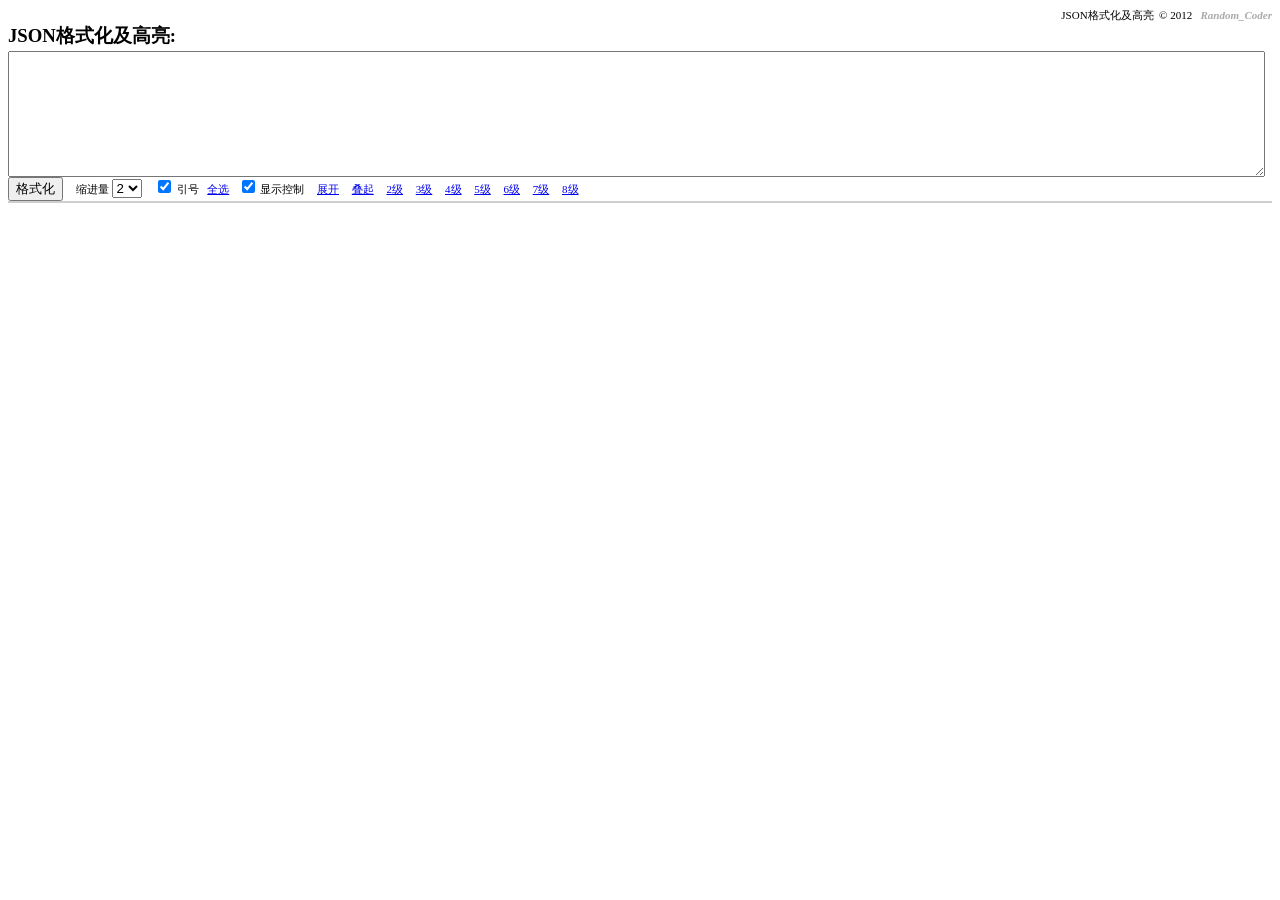
<file: src/main/webapp/scripts/json/index.htm>
﻿<!DOCTYPE html PUBLIC "-//W3C//DTD XHTML 1.0 Transitional//EN" "http://www.w3.org/TR/xhtml1/DTD/xhtml1-transitional.dtd">
<html xmlns="http://www.w3.org/1999/xhtml">
<head>
<title>原生json格式化及高亮</title>
<meta name="description" content="json,格式化,高亮">
<meta name="keywords" content="json,格式化,高亮">
<script src="c.js" type="text/javascript"></script>
<link href="s.css" type="text/css" rel="stylesheet"></link>
</head>
<body>
<div class="HeadersRow">
  <div id="HeaderTitle"> JSON格式化及高亮 &nbsp;&copy;&nbsp;2012&nbsp; &nbsp;<span style='color:#aaa;font-weight:bold;font-style:italic'>Random_Coder</span> </div>
  <h3 id="HeaderSubTitle">JSON格式化及高亮:</h3>
  <textarea id="RawJson">
  </textarea>
</div>
<div id="ControlsRow">
  <input type="Button" value="格式化" onclick="Process()"/>
  <span id="TabSizeHolder">
    缩进量
    <select id="TabSize" onchange="TabSizeChanged()">
      <option value="1">1</option>
      <option value="2" selected="true">2</option>
      <option value="3">3</option>
      <option value="4">4</option>
      <option value="5">5</option>
      <option value="6">6</option>
    </select>
  </span>
  <label for="QuoteKeys">
    <input type="checkbox" id="QuoteKeys" onclick="QuoteKeysClicked()" checked="true" /> 
    引号
  </label>&nbsp; 
  <a href="javascript:void(0);" onclick="SelectAllClicked()">全选</a>
  &nbsp;
  <span id="CollapsibleViewHolder" >
      <label for="CollapsibleView">
        <input type="checkbox" id="CollapsibleView" onclick="CollapsibleViewClicked()" checked="true" /> 
        显示控制
      </label>
  </span>
  <span id="CollapsibleViewDetail">
    <a href="javascript:void(0);" onclick="ExpandAllClicked()">展开</a>
    <a href="javascript:void(0);" onclick="CollapseAllClicked()">叠起</a>
    <a href="javascript:void(0);" onclick="CollapseLevel(3)">2级</a>
    <a href="javascript:void(0);" onclick="CollapseLevel(4)">3级</a>
    <a href="javascript:void(0);" onclick="CollapseLevel(5)">4级</a>
    <a href="javascript:void(0);" onclick="CollapseLevel(6)">5级</a>
    <a href="javascript:void(0);" onclick="CollapseLevel(7)">6级</a>
    <a href="javascript:void(0);" onclick="CollapseLevel(8)">7级</a>
    <a href="javascript:void(0);" onclick="CollapseLevel(9)">8级</a>
  </span>
</div>
<div id="Canvas" class="Canvas"></div>
<script type="text/javascript" src="m.js"></script>
</body>
</html>
</file>
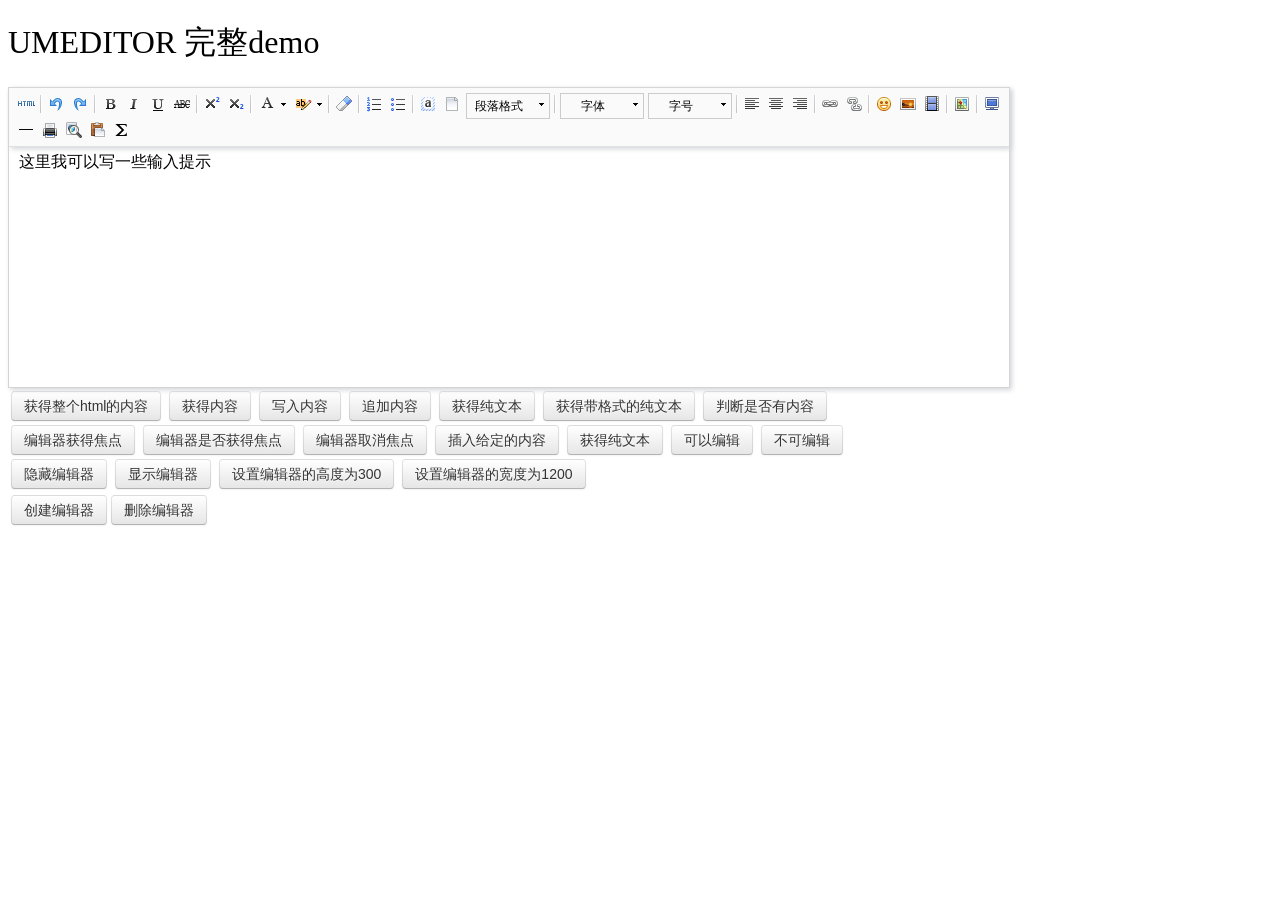
<file: src/main/webapp/scripts/umeditor1.2.2/index.html>
<!DOCTYPE HTML>
<html>
<head>

    <meta http-equiv="Content-Type" content="text/html;charset=utf-8"/>
    <title>UMEDITOR 完整demo</title>
    <meta http-equiv="Content-Type" content="text/html; charset=utf-8"/>
    <link href="themes/default/css/umeditor.css" type="text/css" rel="stylesheet">
    <script type="text/javascript" src="third-party/jquery.min.js"></script>
    <script type="text/javascript" charset="utf-8" src="umeditor.config.js"></script>
    <script type="text/javascript" charset="utf-8" src="umeditor.min.js"></script>
    <script type="text/javascript" src="lang/zh-cn/zh-cn.js"></script>
    <style type="text/css">
        h1{
            font-family: "微软雅黑";
            font-weight: normal;
        }
        .btn {
            display: inline-block;
            *display: inline;
            padding: 4px 12px;
            margin-bottom: 0;
            *margin-left: .3em;
            font-size: 14px;
            line-height: 20px;
            color: #333333;
            text-align: center;
            text-shadow: 0 1px 1px rgba(255, 255, 255, 0.75);
            vertical-align: middle;
            cursor: pointer;
            background-color: #f5f5f5;
            *background-color: #e6e6e6;
            background-image: -moz-linear-gradient(top, #ffffff, #e6e6e6);
            background-image: -webkit-gradient(linear, 0 0, 0 100%, from(#ffffff), to(#e6e6e6));
            background-image: -webkit-linear-gradient(top, #ffffff, #e6e6e6);
            background-image: -o-linear-gradient(top, #ffffff, #e6e6e6);
            background-image: linear-gradient(to bottom, #ffffff, #e6e6e6);
            background-repeat: repeat-x;
            border: 1px solid #cccccc;
            *border: 0;
            border-color: #e6e6e6 #e6e6e6 #bfbfbf;
            border-color: rgba(0, 0, 0, 0.1) rgba(0, 0, 0, 0.1) rgba(0, 0, 0, 0.25);
            border-bottom-color: #b3b3b3;
            -webkit-border-radius: 4px;
            -moz-border-radius: 4px;
            border-radius: 4px;
            filter: progid:DXImageTransform.Microsoft.gradient(startColorstr='#ffffffff', endColorstr='#ffe6e6e6', GradientType=0);
            filter: progid:DXImageTransform.Microsoft.gradient(enabled=false);
            *zoom: 1;
            -webkit-box-shadow: inset 0 1px 0 rgba(255, 255, 255, 0.2), 0 1px 2px rgba(0, 0, 0, 0.05);
            -moz-box-shadow: inset 0 1px 0 rgba(255, 255, 255, 0.2), 0 1px 2px rgba(0, 0, 0, 0.05);
            box-shadow: inset 0 1px 0 rgba(255, 255, 255, 0.2), 0 1px 2px rgba(0, 0, 0, 0.05);
        }

        .btn:hover,
        .btn:focus,
        .btn:active,
        .btn.active,
        .btn.disabled,
        .btn[disabled] {
            color: #333333;
            background-color: #e6e6e6;
            *background-color: #d9d9d9;
        }

        .btn:active,
        .btn.active {
            background-color: #cccccc \9;
        }

        .btn:first-child {
            *margin-left: 0;
        }

        .btn:hover,
        .btn:focus {
            color: #333333;
            text-decoration: none;
            background-position: 0 -15px;
            -webkit-transition: background-position 0.1s linear;
            -moz-transition: background-position 0.1s linear;
            -o-transition: background-position 0.1s linear;
            transition: background-position 0.1s linear;
        }

        .btn:focus {
            outline: thin dotted #333;
            outline: 5px auto -webkit-focus-ring-color;
            outline-offset: -2px;
        }

        .btn.active,
        .btn:active {
            background-image: none;
            outline: 0;
            -webkit-box-shadow: inset 0 2px 4px rgba(0, 0, 0, 0.15), 0 1px 2px rgba(0, 0, 0, 0.05);
            -moz-box-shadow: inset 0 2px 4px rgba(0, 0, 0, 0.15), 0 1px 2px rgba(0, 0, 0, 0.05);
            box-shadow: inset 0 2px 4px rgba(0, 0, 0, 0.15), 0 1px 2px rgba(0, 0, 0, 0.05);
        }

        .btn.disabled,
        .btn[disabled] {
            cursor: default;
            background-image: none;
            opacity: 0.65;
            filter: alpha(opacity=65);
            -webkit-box-shadow: none;
            -moz-box-shadow: none;
            box-shadow: none;
        }
    </style>
</head>
<body>
<h1>UMEDITOR 完整demo</h1>

<!--style给定宽度可以影响编辑器的最终宽度-->
<script type="text/plain" id="myEditor" style="width:1000px;height:240px;">
    <p>这里我可以写一些输入提示</p>
</script>


<div class="clear"></div>
<div id="btns">
    <table>
        <tr>
            <td>
                <button class="btn" unselected="on" onclick="getAllHtml()">获得整个html的内容</button>&nbsp;
                <button class="btn" onclick="getContent()">获得内容</button>&nbsp;
                <button class="btn" onclick="setContent()">写入内容</button>&nbsp;
                <button class="btn" onclick="setContent(true)">追加内容</button>&nbsp;
                <button class="btn" onclick="getContentTxt()">获得纯文本</button>&nbsp;
                <button class="btn" onclick="getPlainTxt()">获得带格式的纯文本</button>&nbsp;
                <button class="btn" onclick="hasContent()">判断是否有内容</button>
            </td>
        </tr>
        <tr>
            <td>
                <button class="btn" onclick="setFocus()">编辑器获得焦点</button>&nbsp;
                <button class="btn" onmousedown="isFocus();return false;">编辑器是否获得焦点</button>&nbsp;
                <button class="btn" onclick="doBlur()">编辑器取消焦点</button>&nbsp;
                <button class="btn" onclick="insertHtml()">插入给定的内容</button>&nbsp;
                <button class="btn" onclick="getContentTxt()">获得纯文本</button>&nbsp;
                <button class="btn" id="enable" onclick="setEnabled()">可以编辑</button>&nbsp;
                <button class="btn" onclick="setDisabled()">不可编辑</button>
            </td>
        </tr>
        <tr>
            <td>
                <button class="btn" onclick="UM.getEditor('myEditor').setHide()">隐藏编辑器</button>&nbsp;
                <button class="btn" onclick="UM.getEditor('myEditor').setShow()">显示编辑器</button>&nbsp;
                <button class="btn" onclick="UM.getEditor('myEditor').setHeight(300)">设置编辑器的高度为300</button>&nbsp;
                <button class="btn" onclick="UM.getEditor('myEditor').setWidth(1200)">设置编辑器的宽度为1200</button>
            </td>
        </tr>

    </table>
</div>
<table>
    <tr>
        <td>
            <button class="btn" onclick="createEditor()"/>创建编辑器</button>
            <button class="btn" onclick="deleteEditor()"/>删除编辑器</button>
        </td>
    </tr>
</table>

<div>
    <h3 id="focush2"></h3>
</div>
<script type="text/javascript">
    //实例化编辑器
    var um = UM.getEditor('myEditor');
    um.addListener('blur',function(){
        $('#focush2').html('编辑器失去焦点了')
    });
    um.addListener('focus',function(){
        $('#focush2').html('')
    });
    //按钮的操作
    function insertHtml() {
        var value = prompt('插入html代码', '');
        um.execCommand('insertHtml', value)
    }
    function isFocus(){
        alert(um.isFocus())
    }
    function doBlur(){
        um.blur()
    }
    function createEditor() {
        enableBtn();
        um = UM.getEditor('myEditor');
    }
    function getAllHtml() {
        alert(UM.getEditor('myEditor').getAllHtml())
    }
    function getContent() {
        var arr = [];
        arr.push("使用editor.getContent()方法可以获得编辑器的内容");
        arr.push("内容为：");
        arr.push(UM.getEditor('myEditor').getContent());
        alert(arr.join("\n"));
    }
    function getPlainTxt() {
        var arr = [];
        arr.push("使用editor.getPlainTxt()方法可以获得编辑器的带格式的纯文本内容");
        arr.push("内容为：");
        arr.push(UM.getEditor('myEditor').getPlainTxt());
        alert(arr.join('\n'))
    }
    function setContent(isAppendTo) {
        var arr = [];
        arr.push("使用editor.setContent('欢迎使用umeditor')方法可以设置编辑器的内容");
        UM.getEditor('myEditor').setContent('欢迎使用umeditor', isAppendTo);
        alert(arr.join("\n"));
    }
    function setDisabled() {
        UM.getEditor('myEditor').setDisabled('fullscreen');
        disableBtn("enable");
    }

    function setEnabled() {
        UM.getEditor('myEditor').setEnabled();
        enableBtn();
    }

    function getText() {
        //当你点击按钮时编辑区域已经失去了焦点，如果直接用getText将不会得到内容，所以要在选回来，然后取得内容
        var range = UM.getEditor('myEditor').selection.getRange();
        range.select();
        var txt = UM.getEditor('myEditor').selection.getText();
        alert(txt)
    }

    function getContentTxt() {
        var arr = [];
        arr.push("使用editor.getContentTxt()方法可以获得编辑器的纯文本内容");
        arr.push("编辑器的纯文本内容为：");
        arr.push(UM.getEditor('myEditor').getContentTxt());
        alert(arr.join("\n"));
    }
    function hasContent() {
        var arr = [];
        arr.push("使用editor.hasContents()方法判断编辑器里是否有内容");
        arr.push("判断结果为：");
        arr.push(UM.getEditor('myEditor').hasContents());
        alert(arr.join("\n"));
    }
    function setFocus() {
        UM.getEditor('myEditor').focus();
    }
    function deleteEditor() {
        disableBtn();
        UM.getEditor('myEditor').destroy();
    }
    function disableBtn(str) {
        var div = document.getElementById('btns');
        var btns = domUtils.getElementsByTagName(div, "button");
        for (var i = 0, btn; btn = btns[i++];) {
            if (btn.id == str) {
                domUtils.removeAttributes(btn, ["disabled"]);
            } else {
                btn.setAttribute("disabled", "true");
            }
        }
    }
    function enableBtn() {
        var div = document.getElementById('btns');
        var btns = domUtils.getElementsByTagName(div, "button");
        for (var i = 0, btn; btn = btns[i++];) {
            domUtils.removeAttributes(btn, ["disabled"]);
        }
    }
</script>

</body>
</html>
</file>
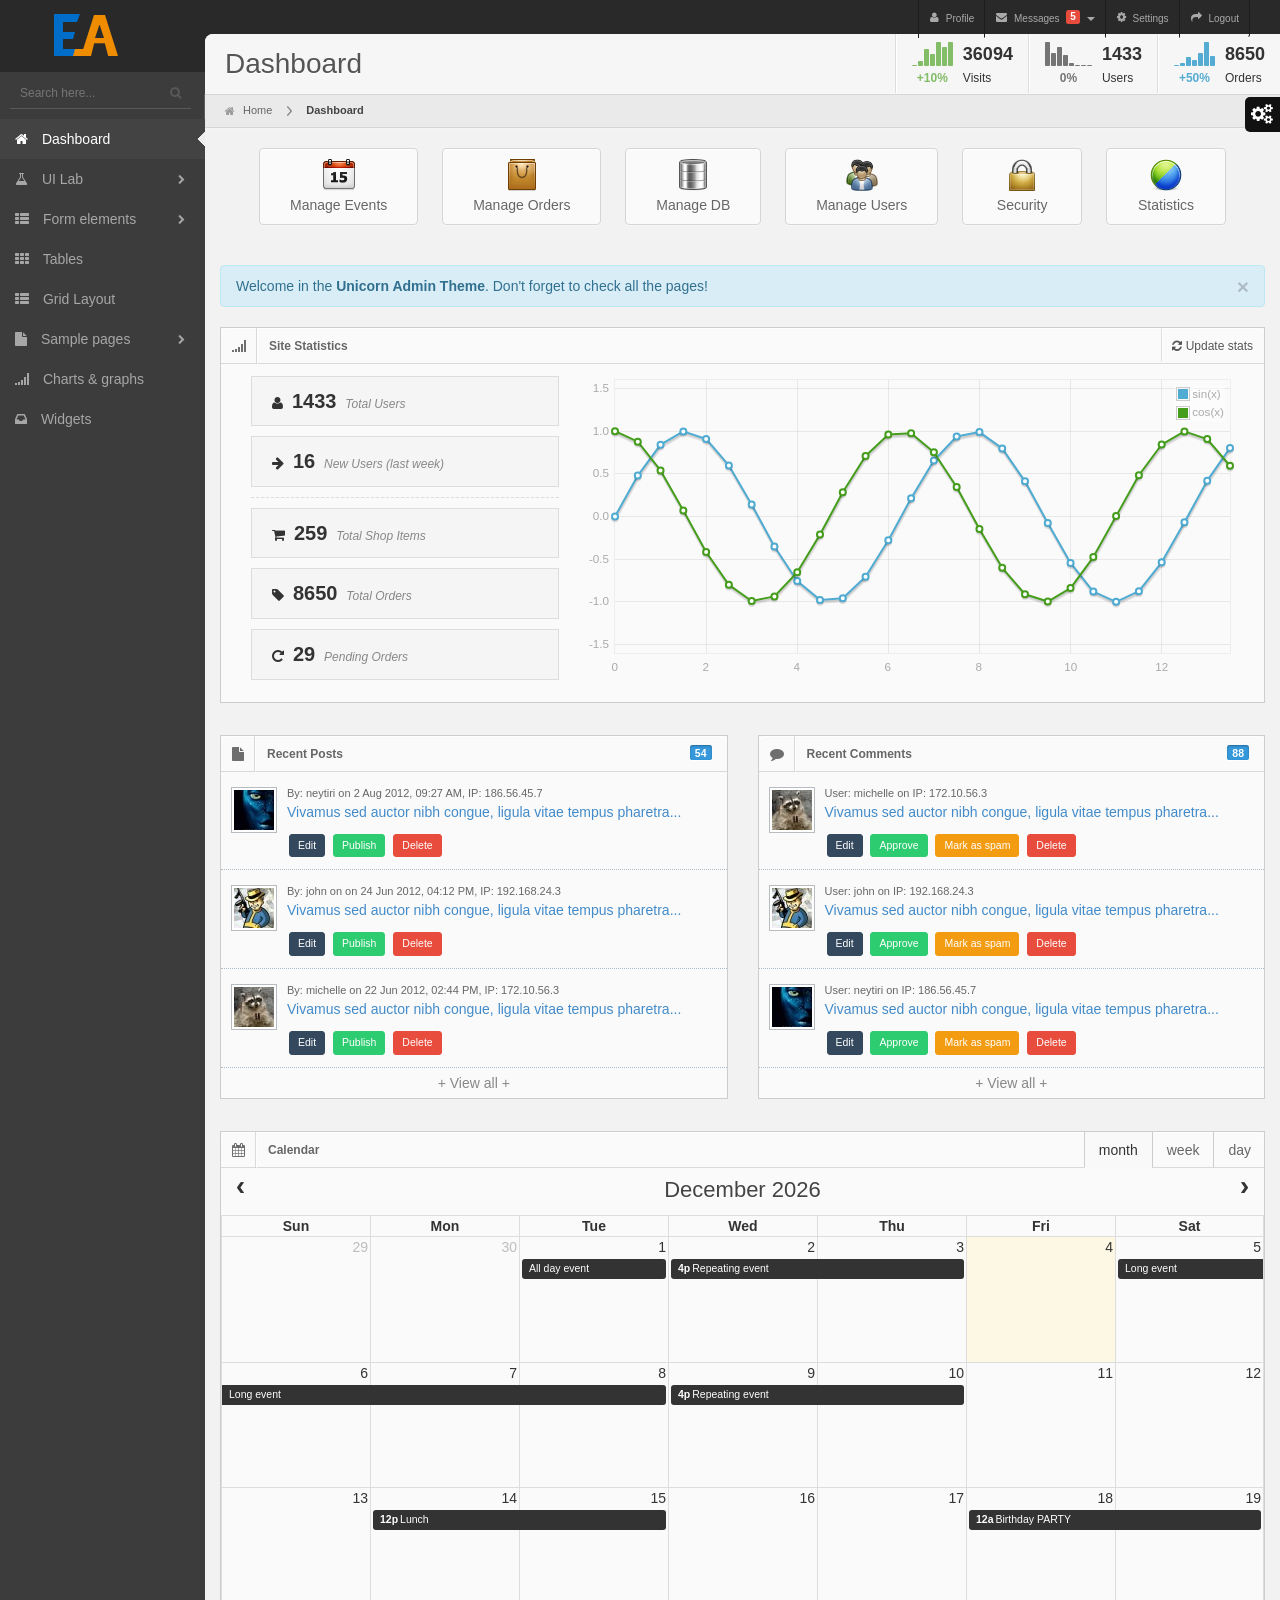
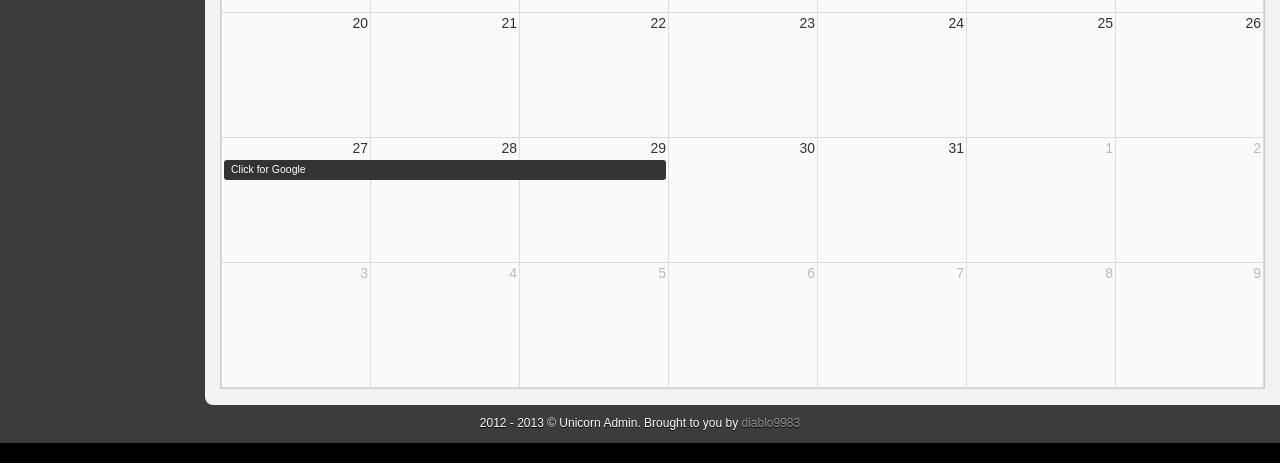
<file: src/main/webapp/scripts/unicorn2.2/index.html>
<!DOCTYPE html>
<html lang="en">
	<head>
		<title>Unicorn Admin</title>
		<meta charset="UTF-8" />
        <meta name="viewport" content="width=device-width, initial-scale=1.0" />
		<link rel="stylesheet" href="css/bootstrap.min.css" />
		<link rel="stylesheet" href="css/font-awesome.css" />
		<link rel="stylesheet" href="css/fullcalendar.css" />
		<link rel="stylesheet" href="css/jquery.jscrollpane.css" />	
		<link rel="stylesheet" href="css/unicorn.css" />
		<!--[if lt IE 9]>
		<script type="text/javascript" src="js/respond.min.js"></script>
		<![endif]-->
			
	<script>
		  (function(i,s,o,g,r,a,m){i['GoogleAnalyticsObject']=r;i[r]=i[r]||function(){
		  (i[r].q=i[r].q||[]).push(arguments)},i[r].l=1*new Date();a=s.createElement(o),
		  m=s.getElementsByTagName(o)[0];a.async=1;a.src=g;m.parentNode.insertBefore(a,m)
		  })(window,document,'script','//www.google-analytics.com/analytics.js','ga');

		  ga('create', 'UA-44987299-1', 'bootstrap-hunter.com');
		  ga('send', 'pageview');

		</script></head>	
	<body data-color="grey" class="flat">
		<div id="wrapper">
			<div id="header">
				<h1><a href="./index.html">Unicorn Admin</a></h1>	
				<a id="menu-trigger" href="#"><i class="fa fa-bars"></i></a>	
			</div>
		
			<div id="user-nav">
	            <ul class="btn-group">
	                <li class="btn" ><a title="" href="#"><i class="fa fa-user"></i> <span class="text">Profile</span></a></li>
	                <li class="btn dropdown" id="menu-messages"><a href="#" data-toggle="dropdown" data-target="#menu-messages" class="dropdown-toggle"><i class="fa fa-envelope"></i> <span class="text">Messages</span> <span class="label label-danger">5</span> <b class="caret"></b></a>
	                    <ul class="dropdown-menu messages-menu">
	                        <li class="title"><i class="fa fa-envelope-alt"></i>Messages<a class="title-btn" href="#" title="Write new message"><i class="fa fa-share"></i></a></li>
	                        <li class="message-item">
	                        	<a href="#">
		                            <img alt="User Icon" src="img/demo/av1.jpg" />
		                            <div class="message-content">
		                            	<span class="message-time">
			                                3 mins ago
			                            </span>
		                                <span class="message-sender">
		                                    Nunc Cenenatis
		                                </span>
		                                <span class="message">
		                                    Hi, can you meet me at the office tomorrow morning?
		                                </span>
		                            </div>
	                        	</a>
	                        </li>
	                        <li class="message-item">
								<a href="#">
		                            <img alt="User Icon" src="img/demo/av1.jpg" />
		                            <div class="message-content">
		                            	<span class="message-time">
			                                3 mins ago
			                            </span>
		                                <span class="message-sender">
		                                    Nunc Cenenatis
		                                </span>
		                                <span class="message">
		                                    Hi, can you meet me at the office tomorrow morning?
		                                </span>
		                            </div>
	                        	</a>
	                        </li>
	                        <li class="message-item">
								<a href="#">
		                            <img alt="User Icon" src="img/demo/av1.jpg" />
		                            <div class="message-content">
		                            	<span class="message-time">
			                                3 mins ago
			                            </span>
		                                <span class="message-sender">
		                                    Nunc Cenenatis
		                                </span>
		                                <span class="message">
		                                    Hi, can you meet me at the office tomorrow morning?
		                                </span>
		                            </div>
	                        	</a>
	                        </li>
	                    </ul>
	                </li>
	                <li class="btn"><a title="" href="#"><i class="fa fa-cog"></i> <span class="text">Settings</span></a></li>
	                <li class="btn"><a title="" href="login.html"><i class="fa fa-share"></i> <span class="text">Logout</span></a></li>
	            </ul>
	        </div>
	       
	       <div id="switcher">
	            <div id="switcher-inner">
	                <h3>Theme Options</h3>
	                <h4>Colors</h4>
	                <p id="color-style">
	                    <a data-color="orange" title="Orange" class="button-square orange-switcher" href="#"></a>
	                    <a data-color="turquoise" title="Turquoise" class="button-square turquoise-switcher" href="#"></a>
	                    <a data-color="blue" title="Blue" class="button-square blue-switcher" href="#"></a>
	                    <a data-color="green" title="Green" class="button-square green-switcher" href="#"></a>
	                    <a data-color="red" title="Red" class="button-square red-switcher" href="#"></a>
	                    <a data-color="purple" title="Purple" class="button-square purple-switcher" href="#"></a>
	                    <a href="#" data-color="grey" title="Grey" class="button-square grey-switcher"></a>
	                </p>
	                <!--
	                <h4>Background Patterns</h4>
	                <h5>for boxed version</h5>
	                <p id="pattern-switch">
	                    <a data-pattern="pattern1" style="background-image:url('assets/img/patterns/pattern1.png');" class="button-square" href="#"></a>
	                    <a data-pattern="pattern2" style="background-image:url('assets/img/patterns/pattern2.png');" class="button-square" href="#"></a>
	                    <a data-pattern="pattern3" style="background-image:url('assets/img/patterns/pattern3.png');" class="button-square" href="#"></a>
	                    <a data-pattern="pattern4" style="background-image:url('assets/img/patterns/pattern4.png');" class="button-square" href="#"></a>
	                    <a data-pattern="pattern5" style="background-image:url('assets/img/patterns/pattern5.png');" class="button-square" href="#"></a>
	                    <a data-pattern="pattern6" style="background-image:url('assets/img/patterns/pattern6.png');" class="button-square" href="#"></a>
	                    <a data-pattern="pattern7" style="background-image:url('assets/img/patterns/pattern7.png');" class="button-square" href="#"></a>
	                    <a data-pattern="pattern8" style="background-image:url('assets/img/patterns/pattern8.png');" class="button-square" href="#"></a>
	                </p>-->
	                <h4 class="visible-lg">Layout Type</h4>
	                <p id="layout-type">
	                	<a data-option="flat" class="button" href="#">Flat</a>
	                    <a data-option="old" class="button" href="#">Old</a>                    
	                </p>
	            </div>
	            <div id="switcher-button">
	                <i class="fa fa-cogs"></i>
	            </div>
	        </div>

			<div id="sidebar">
				<div id="search">
					<input type="text" placeholder="Search here..."/><button type="submit" class="tip-right" title="Search"><i class="fa fa-search"></i></button>
				</div>	
				<ul>
					<li class="active"><a href="index.html"><i class="fa fa-home"></i> <span>Dashboard</span></a></li>
					<li class="submenu">
						<a href="#"><i class="fa fa-flask"></i> <span>UI Lab</span> <i class="arrow fa fa-chevron-right"></i></a>
						<ul>
							<li><a href="interface.html">Interface Elements</a></li>
							<li><a href="jquery-ui.html">jQuery UI</a></li>
							<li><a href="buttons.html">Buttons &amp; icons</a></li>
						</ul>
					</li>
					<li class="submenu">
						<a href="#"><i class="fa fa-th-list"></i> <span>Form elements</span> <i class="arrow fa fa-chevron-right"></i></a>
						<ul>
							<li><a href="form-common.html">Common elements</a></li>
							<li><a href="form-validation.html">Validation</a></li>
							<li><a href="form-wizard.html">Wizard</a></li>
						</ul>
					</li>
					<li><a href="tables.html"><i class="fa fa-th"></i> <span>Tables</span></a></li>
					<li><a href="grid.html"><i class="fa fa-th-list"></i> <span>Grid Layout</span></a></li>
					<li class="submenu">
						<a href="#"><i class="fa fa-file"></i> <span>Sample pages</span> <i class="arrow fa fa-chevron-right"></i></a>
						<ul>
							<li><a href="invoice.html">Invoice</a></li>
							<li><a href="chat.html">Support chat</a></li>
							<li><a href="calendar.html">Calendar</a></li>
							<li><a href="gallery.html">Gallery</a></li>
							<li><a href="messages.html">Messages</a></li>
						</ul>
					</li>
					<li>
						<a href="charts.html"><i class="fa fa-signal"></i> <span>Charts &amp; graphs</span></a>
					</li>
					<li>
						<a href="widgets.html"><i class="fa fa-inbox"></i> <span>Widgets</span></a>
					</li>
				</ul>
			
			</div>
			
			<div id="content">
				<div id="content-header" class="mini">
					<h1>Dashboard</h1>
					<ul class="mini-stats box-3">
						<li>
							<div class="left sparkline_bar_good"><span>2,4,9,7,12,10,12</span>+10%</div>
							<div class="right">
								<strong>36094</strong>
								Visits
							</div>
						</li>
						<li>
							<div class="left sparkline_bar_neutral"><span>20,15,18,14,10,9,9,9</span>0%</div>
							<div class="right">
								<strong>1433</strong>
								Users
							</div>
						</li>
						<li>
							<div class="left sparkline_bar_bad"><span>3,5,9,7,12,20,10</span>+50%</div>
							<div class="right">
								<strong>8650</strong>
								Orders
							</div>
						</li>
					</ul>
				</div>
				<div id="breadcrumb">
					<a href="#" title="Go to Home" class="tip-bottom"><i class="fa fa-home"></i> Home</a>
					<a href="#" class="current">Dashboard</a>
				</div>
				<div class="container-fluid">
					<div class="row">
						<div class="col-xs-12 center" style="text-align: center;">					
							<ul class="quick-actions">
								<li>
									<a href="#">
										<i class="icon-cal"></i>
										Manage Events
									</a>
								</li>
								<li>
									<a href="#">
										<i class="icon-shopping-bag"></i>
										Manage Orders
									</a>
								</li>
								<li>
									<a href="#">
										<i class="icon-database"></i>
										Manage DB
									</a>
								</li>
								<li>
									<a href="#">
										<i class="icon-people"></i>
										Manage Users
									</a>
								</li>
								<li>
									<a href="#">
										<i class="icon-lock"></i>
										Security
									</a>
								</li>
								<li>
									<a href="#">
										<i class="icon-piechart"></i>
										Statistics
									</a>
								</li>
							</ul>
						</div>	
					</div>
					<br />
					<div class="row">
						<div class="col-xs-12">
							<div class="alert alert-info">
								Welcome in the <strong>Unicorn Admin Theme</strong>. Don't forget to check all the pages!
								<a href="#" data-dismiss="alert" class="close">×</a>
							</div>
							<div class="widget-box">
								<div class="widget-title">
									<span class="icon"><i class="fa fa-signal"></i></span>
									<h5>Site Statistics</h5>
									<div class="buttons">
										<a href="#" class="btn"><i class="fa fa-refresh"></i> <span class="text">Update stats</span></a>
									</div>
								</div>
								<div class="widget-content">
									<div class="row">
										<div class="col-xs-12 col-sm-4">
											<ul class="site-stats">
												<li><div class="cc"><i class="fa fa-user"></i> <strong>1433</strong> <small>Total Users</small></div></li>
												<li><div class="cc"><i class="fa fa-arrow-right"></i> <strong>16</strong> <small>New Users (last week)</small></div></li>
												<li class="divider"></li>
												<li><div class="cc"><i class="fa fa-shopping-cart"></i> <strong>259</strong> <small>Total Shop Items</small></div></li>
												<li><div class="cc"><i class="fa fa-tag"></i> <strong>8650</strong> <small>Total Orders</small></div></li>
												<li><div class="cc"><i class="fa fa-repeat"></i> <strong>29</strong> <small>Pending Orders</small></div></li>
											</ul>
										</div>
										<div class="col-xs-12 col-sm-8">
											<div class="chart"></div>
										</div>	
									</div>							
								</div>
							</div>					
						</div>
					</div>
					<div class="row">
						<div class="col-xs-12 col-sm-6">
							<div class="widget-box">
								<div class="widget-title"><span class="icon"><i class="fa fa-file"></i></span><h5>Recent Posts</h5><span title="54 total posts" class="label label-info tip-left">54</span></div>
								<div class="widget-content nopadding">
									<ul class="recent-posts">
										<li>
											<div class="user-thumb">
												<img width="40" height="40" alt="User" src="img/demo/av2.jpg">
											</div>
											<div class="article-post">
												<span class="user-info"> By: neytiri on 2 Aug 2012, 09:27 AM, IP: 186.56.45.7 </span>
												<p>
													<a href="#">Vivamus sed auctor nibh congue, ligula vitae tempus pharetra...</a>
												</p>
												<a href="#" class="btn btn-primary btn-xs">Edit</a> <a href="#" class="btn btn-success btn-xs">Publish</a> <a href="#" class="btn btn-danger btn-xs">Delete</a>
											</div>
										</li>
										<li>
											<div class="user-thumb">
												<img width="40" height="40" alt="User" src="img/demo/av3.jpg">
											</div>
											<div class="article-post">
												<span class="user-info"> By: john on on 24 Jun 2012, 04:12 PM, IP: 192.168.24.3 </span>
												<p>
													<a href="#">Vivamus sed auctor nibh congue, ligula vitae tempus pharetra...</a>
												</p>
												<a href="#" class="btn btn-primary btn-xs">Edit</a> <a href="#" class="btn btn-success btn-xs">Publish</a> <a href="#" class="btn btn-danger btn-xs">Delete</a>
											</div>
										</li>
										<li>
											<div class="user-thumb">
												<img width="40" height="40" alt="User" src="img/demo/av1.jpg">
											</div>
											<div class="article-post">
												<span class="user-info"> By: michelle on 22 Jun 2012, 02:44 PM, IP: 172.10.56.3 </span>
												<p>
													<a href="#">Vivamus sed auctor nibh congue, ligula vitae tempus pharetra...</a>
												</p>
												<a href="#" class="btn btn-primary btn-xs">Edit</a> <a href="#" class="btn btn-success btn-xs">Publish</a> <a href="#" class="btn btn-danger btn-xs">Delete</a>
											</div>
										</li>
										<li class="viewall">
											<a title="View all posts" class="tip-top" href="#"> + View all + </a>
										</li>
									</ul>
								</div>
							</div>
						</div>
						<div class="col-xs-12 col-sm-6">
							<div class="widget-box">
								<div class="widget-title"><span class="icon"><i class="fa fa-comment"></i></span><h5>Recent Comments</h5><span title="88 total comments" class="label label-info tip-left">88</span></div>
								<div class="widget-content nopadding">
									<ul class="recent-comments">
										<li>
											<div class="user-thumb">
												<img width="40" height="40" alt="User" src="img/demo/av1.jpg">
											</div>
											<div class="comments">
												<span class="user-info"> User: michelle on IP: 172.10.56.3 </span>
												<p>
													<a href="#">Vivamus sed auctor nibh congue, ligula vitae tempus pharetra...</a>
												</p>
												<a href="#" class="btn btn-primary btn-xs">Edit</a> <a href="#" class="btn btn-success btn-xs">Approve</a> <a href="#" class="btn btn-warning btn-xs">Mark as spam</a> <a href="#" class="btn btn-danger btn-xs">Delete</a>
											</div>
										</li>
										<li>
											<div class="user-thumb">
												<img width="40" height="40" alt="User" src="img/demo/av3.jpg">
											</div>
											<div class="comments">
												<span class="user-info"> User: john on IP: 192.168.24.3 </span>
												<p>
													<a href="#">Vivamus sed auctor nibh congue, ligula vitae tempus pharetra...</a>
												</p>
												<a href="#" class="btn btn-primary btn-xs">Edit</a> <a href="#" class="btn btn-success btn-xs">Approve</a> <a href="#" class="btn btn-warning btn-xs">Mark as spam</a> <a href="#" class="btn btn-danger btn-xs">Delete</a>
											</div>
										</li>
										<li>
											<div class="user-thumb">
												<img width="40" height="40" alt="User" src="img/demo/av2.jpg">
											</div>
											<div class="comments">
												<span class="user-info"> User: neytiri on IP: 186.56.45.7 </span>
												<p>
													<a href="#">Vivamus sed auctor nibh congue, ligula vitae tempus pharetra...</a>
												</p>
												<a href="#" class="btn btn-primary btn-xs">Edit</a> <a href="#" class="btn btn-success btn-xs">Approve</a> <a href="#" class="btn btn-warning btn-xs">Mark as spam</a> <a href="#" class="btn btn-danger btn-xs">Delete</a>
											</div>
										</li>
										<li class="viewall">
											<a title="View all comments" class="tip-top" href="#"> + View all + </a>
										</li>
									</ul>
								</div>
							</div>
						</div>
					</div>
					<div class="row">
						<div class="col-xs-12">
							<div class="widget-box widget-calendar">
								<div class="widget-title"><span class="icon"><i class="fa fa-calendar"></i></span><h5>Calendar</h5></div>
								<div class="widget-content nopadding">
									<div class="calendar"></div>
								</div>
							</div>
						</div>
					</div>
					
				</div>

			</div>
			<div class="row">
				<div id="footer" class="col-xs-12">
					2012 - 2013 &copy; Unicorn Admin. Brought to you by <a href="https://wrapbootstrap.com/user/diablo9983">diablo9983</a>
				</div>
			</div>
		</div>

            <script src="js/excanvas.min.js"></script>
            <script src="js/jquery.min.js"></script>
            <script src="js/jquery-ui.custom.js"></script>
            <script src="js/bootstrap.min.js"></script>
            <script src="js/jquery.flot.min.js"></script>
            <script src="js/jquery.flot.resize.min.js"></script>
            <script src="js/jquery.sparkline.min.js"></script>
            <script src="js/fullcalendar.min.js"></script>
            
            <script src="js/jquery.nicescroll.min.js"></script>
            <script src="js/unicorn.js"></script>
            <script src="js/unicorn.dashboard.js"></script>
	</body>
</html>
</file>
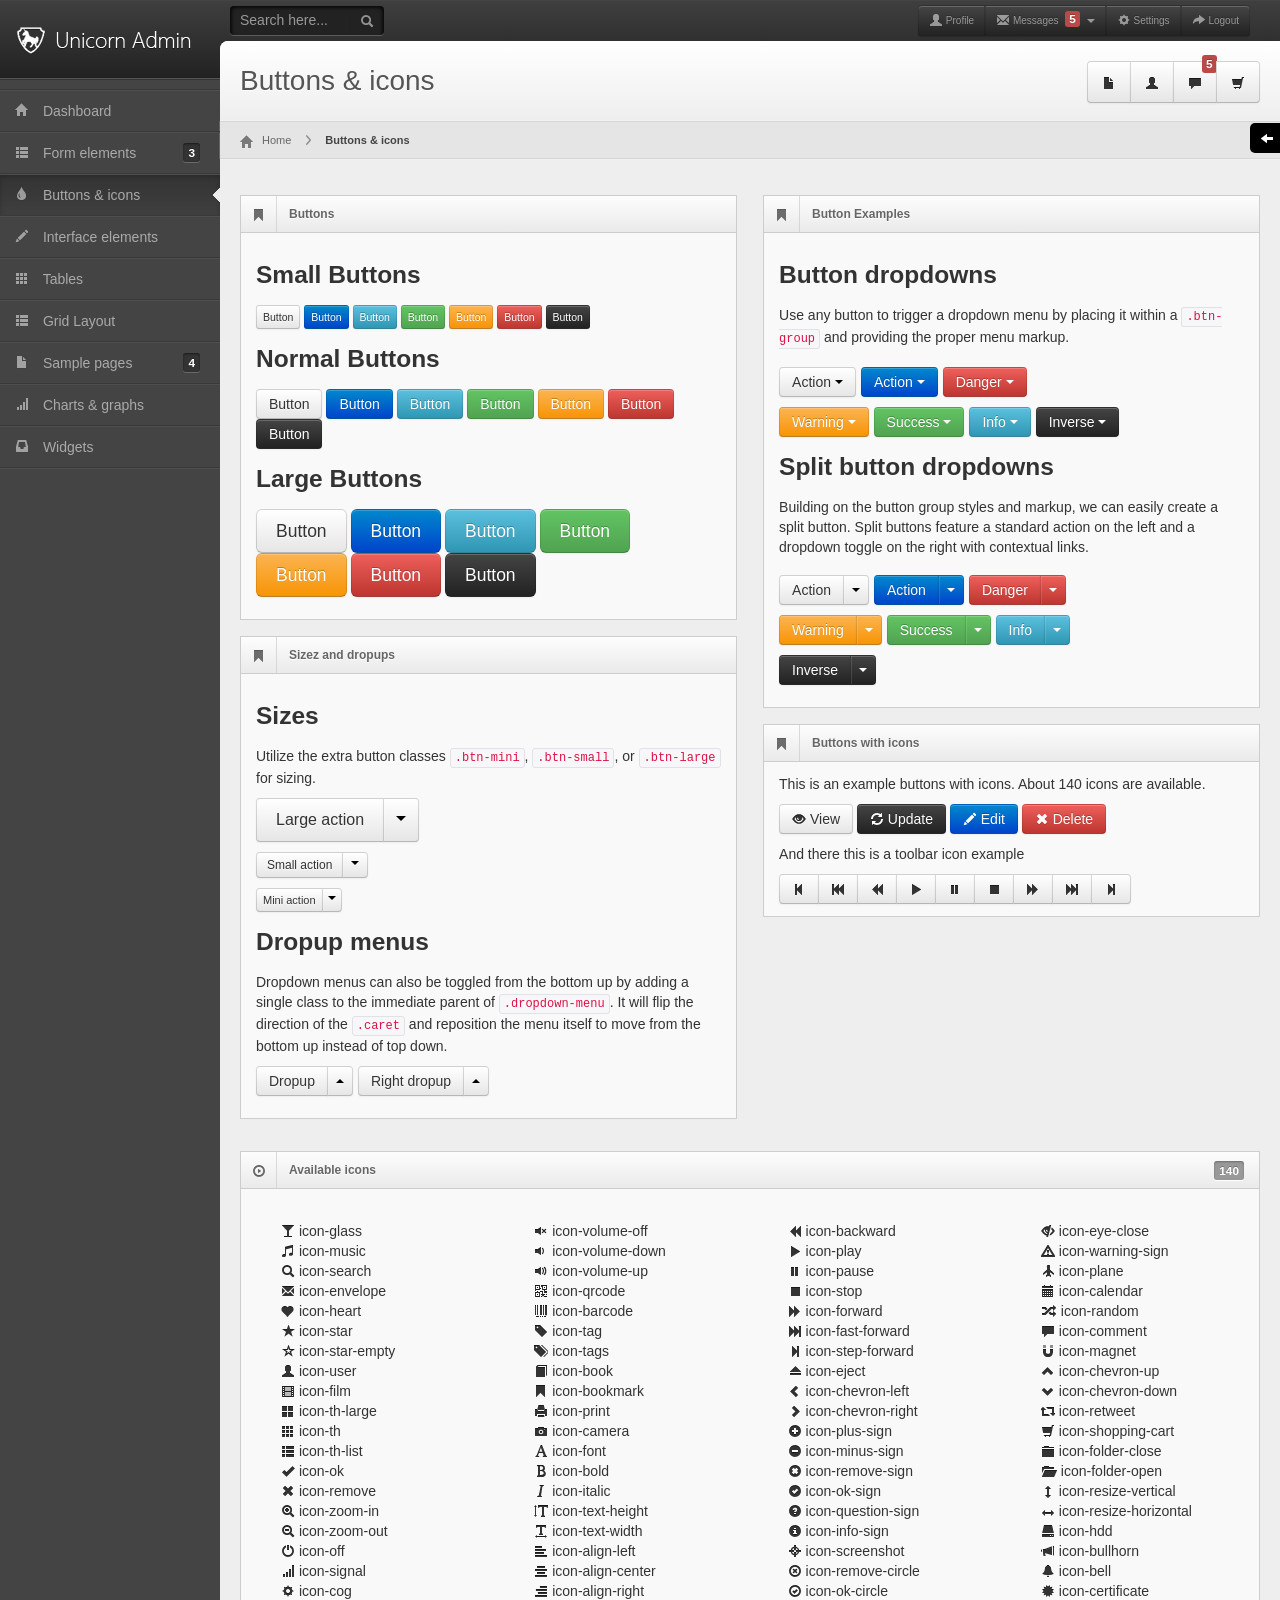
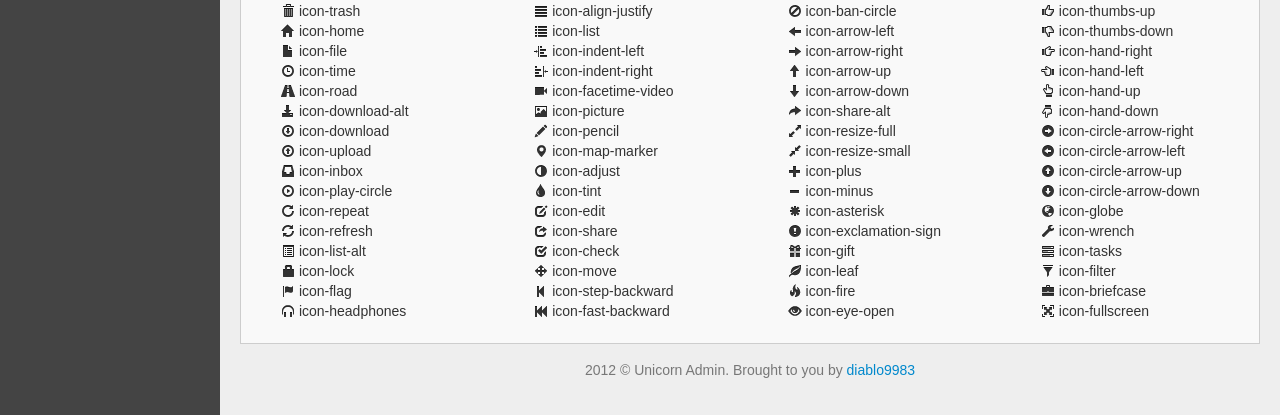
<file: src/main/webapp/scripts/unicorn/buttons.html>
<!DOCTYPE html>
<html lang="en">
	<head>
		<title>Unicorn Admin</title>
		<meta charset="UTF-8" />
        <meta name="viewport" content="width=device-width, initial-scale=1.0" />
		<link rel="stylesheet" href="css/bootstrap.min.css" />
		<link rel="stylesheet" href="css/bootstrap-responsive.min.css" />
		<link rel="stylesheet" href="css/fullcalendar.css" />	
		<link rel="stylesheet" href="css/unicorn.main.css" />
		<link rel="stylesheet" href="css/unicorn.grey.css" class="skin-color" />	
	<meta http-equiv="Content-Type" content="text/html; charset=utf-8" /></head>
	<body>
		
		
		<div id="header">
			<h1><a href="./dashboard.html">Unicorn Admin</a></h1>		
		</div>
		
		<div id="search">
			<input type="text" placeholder="Search here..." /><button type="submit" class="tip-right" title="Search"><i class="icon-search icon-white"></i></button>
		</div>
		<div id="user-nav" class="navbar navbar-inverse">
            <ul class="nav btn-group">
                <li class="btn btn-inverse"><a title="" href="#"><i class="icon icon-user"></i> <span class="text">Profile</span></a></li>
                <li class="btn btn-inverse dropdown"><a href="#" data-toggle="dropdown" class="dropdown-toggle"><i class="icon icon-envelope"></i> <span class="text">Messages</span> <span class="label label-important">5</span> <b class="caret"></b></a>
                    <ul class="dropdown-menu">
                        <li><a class="sAdd" title="" href="#">new message</a></li>
                        <li><a class="sInbox" title="" href="#">inbox</a></li>
                        <li><a class="sOutbox" title="" href="#">outbox</a></li>
                        <li><a class="sTrash" title="" href="#">trash</a></li>
                    </ul>
                </li>
                <li class="btn btn-inverse"><a title="" href="#"><i class="icon icon-cog"></i> <span class="text">Settings</span></a></li>
                <li class="btn btn-inverse"><a title="" href="login.html"><i class="icon icon-share-alt"></i> <span class="text">Logout</span></a></li>
            </ul>
        </div>
            
		<div id="sidebar">
			<a href="#" class="visible-phone"><i class="icon icon-tint"></i> Buttons &amp; icons</a>
			<ul>
				<li><a href="index.html"><i class="icon icon-home"></i> <span>Dashboard</span></a></li>
				<li class="submenu">
					<a href="#"><i class="icon icon-th-list"></i> <span>Form elements</span> <span class="label">3</span></a>
					<ul>
						<li><a href="form-common.html">Common elements</a></li>
						<li><a href="form-validation.html">Validation</a></li>
						<li><a href="form-wizard.html">Wizard</a></li>
					</ul>
				</li>
				<li class="active"><a href="buttons.html"><i class="icon icon-tint"></i> <span>Buttons &amp; icons</span></a></li>
				<li><a href="interface.html"><i class="icon icon-pencil"></i> <span>Interface elements</span></a></li>
				<li><a href="tables.html"><i class="icon icon-th"></i> <span>Tables</span></a></li>
				<li><a href="grid.html"><i class="icon icon-th-list"></i> <span>Grid Layout</span></a></li>
				<li class="submenu">
					<a href="#"><i class="icon icon-file"></i> <span>Sample pages</span> <span class="label">4</span></a>
					<ul>
						<li><a href="invoice.html">Invoice</a></li>
						<li><a href="chat.html">Support chat</a></li>
						<li><a href="calendar.html">Calendar</a></li>
						<li><a href="gallery.html">Gallery</a></li>
					</ul>
				</li>
				<li>
					<a href="charts.html"><i class="icon icon-signal"></i> <span>Charts &amp; graphs</span></a>
				</li>
				<li>
					<a href="widgets.html"><i class="icon icon-inbox"></i> <span>Widgets</span></a>
				</li>
			</ul>
		
		</div>
		
		<div id="style-switcher">
			<i class="icon-arrow-left icon-white"></i>
			<span>Style:</span>
			<a href="#grey" style="background-color: #555555;border-color: #aaaaaa;"></a>
			<a href="#blue" style="background-color: #2D2F57;"></a>
			<a href="#red" style="background-color: #673232;"></a>
		</div>
		
		<div id="content">
			<div id="content-header">
				<h1>Buttons &amp; icons</h1>
				<div class="btn-group">
					<a class="btn btn-large tip-bottom" title="Manage Files"><i class="icon-file"></i></a>
					<a class="btn btn-large tip-bottom" title="Manage Users"><i class="icon-user"></i></a>
					<a class="btn btn-large tip-bottom" title="Manage Comments"><i class="icon-comment"></i><span class="label label-important">5</span></a>
					<a class="btn btn-large tip-bottom" title="Manage Orders"><i class="icon-shopping-cart"></i></a>
				</div>
			</div>
			<div id="breadcrumb">
				<a href="#" title="Go to Home" class="tip-bottom"><i class="icon-home"></i> Home</a>
				<a href="#" class="current">Buttons &amp; icons</a>
			</div>
			<div class="container-fluid">
				<div class="row-fluid">
					<div class="span6">
						<div class="widget-box">
							<div class="widget-title">
								<span class="icon">
									<i class="icon-bookmark"></i>
								</span>
								<h5>Buttons</h5>
							</div>
							<div class="widget-content">
									<h3>Small Buttons</h3>
									<p>
										<button class="btn btn-mini">Button</button>
										<button class="btn btn-primary btn-mini">Button</button>
										<button class="btn btn-info btn-mini">Button</button>
										<button class="btn btn-success btn-mini">Button</button>
										<button class="btn btn-warning btn-mini">Button</button>
										<button class="btn btn-danger btn-mini">Button</button>
										<button class="btn btn-inverse btn-mini">Button</button>
									</p>
									<h3>Normal Buttons</h3>
									<p>
										<button class="btn">Button</button>
										<button class="btn btn-primary">Button</button>
										<button class="btn btn-info">Button</button>
										<button class="btn btn-success">Button</button>
										<button class="btn btn-warning">Button</button>
										<button class="btn btn-danger">Button</button>
										<button class="btn btn-inverse">Button</button>
									</p>
									<h3>Large Buttons</h3>
									<p>
										<button class="btn btn-large">Button</button>
										<button class="btn btn-primary btn-large">Button</button>
										<button class="btn btn-info btn-large">Button</button>
										<button class="btn btn-success btn-large">Button</button>
										<button class="btn btn-warning btn-large">Button</button>
										<button class="btn btn-danger btn-large">Button</button>
										<button class="btn btn-inverse btn-large">Button</button>
									</p>
							</div>
						</div>
						<div class="widget-box">
							<div class="widget-title">
								<span class="icon">
									<i class="icon-bookmark"></i>
								</span>
								<h5>Sizez and dropups</h5>
							</div>
							<div class="widget-content">
								<h3>Sizes</h3>
								  <p>Utilize the extra button classes <code>.btn-mini</code>, <code>.btn-small</code>, or <code>.btn-large</code> for sizing.</p>
								  <div class="btn-toolbar">
									<div class="btn-group">
									  <button class="btn btn-large">Large action</button>
									  <button data-toggle="dropdown" class="btn btn-large dropdown-toggle"><span class="caret"></span></button>
									  <ul class="dropdown-menu">
										<li><a href="#">Action</a></li>
										<li><a href="#">Another action</a></li>
										<li><a href="#">Something else here</a></li>
										<li class="divider"></li>
										<li><a href="#">Separated link</a></li>
									  </ul>
									</div><!-- /btn-group -->
								  </div><!-- /btn-toolbar -->
								  <div class="btn-toolbar">
									<div class="btn-group">
									  <button class="btn btn-small">Small action</button>
									  <button data-toggle="dropdown" class="btn btn-small dropdown-toggle"><span class="caret"></span></button>
									  <ul class="dropdown-menu">
										<li><a href="#">Action</a></li>
										<li><a href="#">Another action</a></li>
										<li><a href="#">Something else here</a></li>
										<li class="divider"></li>
										<li><a href="#">Separated link</a></li>
									  </ul>
									</div><!-- /btn-group -->
								  </div><!-- /btn-toolbar -->
								  <div class="btn-toolbar">
									<div class="btn-group">
									  <button class="btn btn-mini">Mini action</button>
									  <button data-toggle="dropdown" class="btn btn-mini dropdown-toggle"><span class="caret"></span></button>
									  <ul class="dropdown-menu">
										<li><a href="#">Action</a></li>
										<li><a href="#">Another action</a></li>
										<li><a href="#">Something else here</a></li>
										<li class="divider"></li>
										<li><a href="#">Separated link</a></li>
									  </ul>
									</div><!-- /btn-group -->
								  </div><!-- /btn-toolbar -->
								  
								  <h3>Dropup menus</h3>
								  <p>Dropdown menus can also be toggled from the bottom up by adding a single class to the immediate parent of <code>.dropdown-menu</code>. It will flip the direction of the <code>.caret</code> and reposition the menu itself to move from the bottom up instead of top down.</p>
								  <div style="margin-top: 9px;" class="btn-toolbar">
									<div class="btn-group dropup">
									  <button class="btn">Dropup</button>
									  <button data-toggle="dropdown" class="btn dropdown-toggle"><span class="caret"></span></button>
									  <ul class="dropdown-menu">
										<li><a href="#">Action</a></li>
										<li><a href="#">Another action</a></li>
										<li><a href="#">Something else here</a></li>
										<li class="divider"></li>
										<li><a href="#">Separated link</a></li>
									  </ul>
									</div><!-- /btn-group -->
									<div class="btn-group dropup">
									  <button class="btn primary">Right dropup</button>
									  <button data-toggle="dropdown" class="btn primary dropdown-toggle"><span class="caret"></span></button>
									  <ul class="dropdown-menu pull-right">
										<li><a href="#">Action</a></li>
										<li><a href="#">Another action</a></li>
										<li><a href="#">Something else here</a></li>
										<li class="divider"></li>
										<li><a href="#">Separated link</a></li>
									  </ul>
									</div><!-- /btn-group -->
								  </div>
							</div>
						</div>
					</div>
					<div class="span6">
						<div class="widget-box">
							<div class="widget-title">
								<span class="icon">
									<i class="icon-bookmark"></i>
								</span>
								<h5>Button Examples</h5>
							</div>
							<div class="widget-content">
								  <h3>Button dropdowns</h3>
								  <p>Use any button to trigger a dropdown menu by placing it within a <code>.btn-group</code> and providing the proper menu markup.</p>
								  <div style="margin-top: 18px;" class="btn-toolbar">
									<div class="btn-group">
									  <button data-toggle="dropdown" class="btn dropdown-toggle">Action <span class="caret"></span></button>
									  <ul class="dropdown-menu">
										<li><a href="#">Action</a></li>
										<li><a href="#">Another action</a></li>
										<li><a href="#">Something else here</a></li>
										<li class="divider"></li>
										<li><a href="#">Separated link</a></li>
									  </ul>
									</div><!-- /btn-group -->
									<div class="btn-group">
									  <button data-toggle="dropdown" class="btn btn-primary dropdown-toggle">Action <span class="caret"></span></button>
									  <ul class="dropdown-menu">
										<li><a href="#">Action</a></li>
										<li><a href="#">Another action</a></li>
										<li><a href="#">Something else here</a></li>
										<li class="divider"></li>
										<li><a href="#">Separated link</a></li>
									  </ul>
									</div><!-- /btn-group -->
									<div class="btn-group">
									  <button data-toggle="dropdown" class="btn btn-danger dropdown-toggle">Danger <span class="caret"></span></button>
									  <ul class="dropdown-menu">
										<li><a href="#">Action</a></li>
										<li><a href="#">Another action</a></li>
										<li><a href="#">Something else here</a></li>
										<li class="divider"></li>
										<li><a href="#">Separated link</a></li>
									  </ul>
									</div><!-- /btn-group -->
								  </div>
								  <div class="btn-toolbar">
									<div class="btn-group">
									  <button data-toggle="dropdown" class="btn btn-warning dropdown-toggle">Warning <span class="caret"></span></button>
									  <ul class="dropdown-menu">
										<li><a href="#">Action</a></li>
										<li><a href="#">Another action</a></li>
										<li><a href="#">Something else here</a></li>
										<li class="divider"></li>
										<li><a href="#">Separated link</a></li>
									  </ul>
									</div><!-- /btn-group -->
									<div class="btn-group">
									  <button data-toggle="dropdown" class="btn btn-success dropdown-toggle">Success <span class="caret"></span></button>
									  <ul class="dropdown-menu">
										<li><a href="#">Action</a></li>
										<li><a href="#">Another action</a></li>
										<li><a href="#">Something else here</a></li>
										<li class="divider"></li>
										<li><a href="#">Separated link</a></li>
									  </ul>
									</div><!-- /btn-group -->
									<div class="btn-group">
									  <button data-toggle="dropdown" class="btn btn-info dropdown-toggle">Info <span class="caret"></span></button>
									  <ul class="dropdown-menu">
										<li><a href="#">Action</a></li>
										<li><a href="#">Another action</a></li>
										<li><a href="#">Something else here</a></li>
										<li class="divider"></li>
										<li><a href="#">Separated link</a></li>
									  </ul>
									</div><!-- /btn-group -->
									<div class="btn-group">
									  <button data-toggle="dropdown" class="btn btn-inverse dropdown-toggle">Inverse <span class="caret"></span></button>
									  <ul class="dropdown-menu">
										<li><a href="#">Action</a></li>
										<li><a href="#">Another action</a></li>
										<li><a href="#">Something else here</a></li>
										<li class="divider"></li>
										<li><a href="#">Separated link</a></li>
									  </ul>
									</div><!-- /btn-group -->
								  </div><!-- /btn-toolbar -->
								
								
								
								  <h3>Split button dropdowns</h3>
								  <p>Building on the button group styles and markup, we can easily create a split button. Split buttons feature a standard action on the left and a dropdown toggle on the right with contextual links.</p>
								  <div style="margin-top: 18px;" class="btn-toolbar">
									<div class="btn-group">
									  <button class="btn">Action</button>
									  <button data-toggle="dropdown" class="btn dropdown-toggle"><span class="caret"></span></button>
									  <ul class="dropdown-menu">
										<li><a href="#">Action</a></li>
										<li><a href="#">Another action</a></li>
										<li><a href="#">Something else here</a></li>
										<li class="divider"></li>
										<li><a href="#">Separated link</a></li>
									  </ul>
									</div><!-- /btn-group -->
									<div class="btn-group">
									  <button class="btn btn-primary">Action</button>
									  <button data-toggle="dropdown" class="btn btn-primary dropdown-toggle"><span class="caret"></span></button>
									  <ul class="dropdown-menu">
										<li><a href="#">Action</a></li>
										<li><a href="#">Another action</a></li>
										<li><a href="#">Something else here</a></li>
										<li class="divider"></li>
										<li><a href="#">Separated link</a></li>
									  </ul>
									</div><!-- /btn-group -->
									<div class="btn-group">
									  <button class="btn btn-danger">Danger</button>
									  <button data-toggle="dropdown" class="btn btn-danger dropdown-toggle"><span class="caret"></span></button>
									  <ul class="dropdown-menu">
										<li><a href="#">Action</a></li>
										<li><a href="#">Another action</a></li>
										<li><a href="#">Something else here</a></li>
										<li class="divider"></li>
										<li><a href="#">Separated link</a></li>
									  </ul>
									</div><!-- /btn-group -->
								  </div>
								  <div class="btn-toolbar">
									<div class="btn-group">
									  <button class="btn btn-warning">Warning</button>
									  <button data-toggle="dropdown" class="btn btn-warning dropdown-toggle"><span class="caret"></span></button>
									  <ul class="dropdown-menu">
										<li><a href="#">Action</a></li>
										<li><a href="#">Another action</a></li>
										<li><a href="#">Something else here</a></li>
										<li class="divider"></li>
										<li><a href="#">Separated link</a></li>
									  </ul>
									</div><!-- /btn-group -->
									<div class="btn-group">
									  <button class="btn btn-success">Success</button>
									  <button data-toggle="dropdown" class="btn btn-success dropdown-toggle"><span class="caret"></span></button>
									  <ul class="dropdown-menu">
										<li><a href="#">Action</a></li>
										<li><a href="#">Another action</a></li>
										<li><a href="#">Something else here</a></li>
										<li class="divider"></li>
										<li><a href="#">Separated link</a></li>
									  </ul>
									</div><!-- /btn-group -->
									<div class="btn-group">
									  <button class="btn btn-info">Info</button>
									  <button data-toggle="dropdown" class="btn btn-info dropdown-toggle"><span class="caret"></span></button>
									  <ul class="dropdown-menu">
										<li><a href="#">Action</a></li>
										<li><a href="#">Another action</a></li>
										<li><a href="#">Something else here</a></li>
										<li class="divider"></li>
										<li><a href="#">Separated link</a></li>
									  </ul>
									</div><!-- /btn-group -->
								  </div>
								  <div class="btn-toolbar">
									<div class="btn-group">
									  <button class="btn btn-inverse">Inverse</button>
									  <button data-toggle="dropdown" class="btn btn-inverse dropdown-toggle"><span class="caret"></span></button>
									  <ul class="dropdown-menu">
										<li><a href="#">Action</a></li>
										<li><a href="#">Another action</a></li>
										<li><a href="#">Something else here</a></li>
										<li class="divider"></li>
										<li><a href="#">Separated link</a></li>
									  </ul>
									</div><!-- /btn-group -->
								  </div><!-- /btn-toolbar -->
								  
								</div>
						</div>
						<div class="widget-box">
							<div class="widget-title">
								<span class="icon">
									<i class="icon-bookmark"></i>
								</span>
								<h5>Buttons with icons</h5>
							</div>
							<div class="widget-content">
								<p>This is an example buttons with icons. About 140 icons are available.</p>
								<p>
									<button class="btn"><i class="icon-eye-open"></i> View</button>
									<button class="btn btn-inverse"><i class="icon-refresh icon-white"></i> Update</button>
									<button class="btn btn-primary"><i class="icon-pencil icon-white"></i> Edit</button>
									<button class="btn btn-danger"><i class="icon-remove icon-white"></i> Delete</button>
								</p>
								<p>And there this is a toolbar icon example</p>
								<div class="btn-group">
									<button class="btn"><i class="icon-step-backward"></i></button>
									<button class="btn"><i class="icon-fast-backward"></i></button>
									<button class="btn"><i class="icon-backward"></i></button>
									<button class="btn"><i class="icon-play"></i></button>
									<button class="btn"><i class="icon-pause"></i></button>
									<button class="btn"><i class="icon-stop"></i></button>
									<button class="btn"><i class="icon-forward"></i></button>
									<button class="btn"><i class="icon-fast-forward"></i></button>
									<button class="btn"><i class="icon-step-forward"></i></button>
								</div>										
							</div>
						</div>
					</div>
				</div>
				<div class="row-fluid">
					<div class="span12">
						<div class="widget-box">
							<div class="widget-title">
								<span class="icon">
									<i class="icon-play-circle"></i>
								</span>
								<h5>Available icons</h5>
								<span class="label">140</span>
							</div>
							<div class="widget-content">
								<div class="row-fluid">
									<div class="span3">
									  <ul style="list-style:none;">
										<li><i class="icon-glass"></i> icon-glass</li>
										<li><i class="icon-music"></i> icon-music</li>
										<li><i class="icon-search"></i> icon-search</li>
										<li><i class="icon-envelope"></i> icon-envelope</li>
										<li><i class="icon-heart"></i> icon-heart</li>
										<li><i class="icon-star"></i> icon-star</li>
										<li><i class="icon-star-empty"></i> icon-star-empty</li>
										<li><i class="icon-user"></i> icon-user</li>
										<li><i class="icon-film"></i> icon-film</li>
										<li><i class="icon-th-large"></i> icon-th-large</li>
										<li><i class="icon-th"></i> icon-th</li>
										<li><i class="icon-th-list"></i> icon-th-list</li>
										<li><i class="icon-ok"></i> icon-ok</li>
										<li><i class="icon-remove"></i> icon-remove</li>
										<li><i class="icon-zoom-in"></i> icon-zoom-in</li>
										<li><i class="icon-zoom-out"></i> icon-zoom-out</li>
										<li><i class="icon-off"></i> icon-off</li>
										<li><i class="icon-signal"></i> icon-signal</li>
										<li><i class="icon-cog"></i> icon-cog</li>
										<li><i class="icon-trash"></i> icon-trash</li>
										<li><i class="icon-home"></i> icon-home</li>
										<li><i class="icon-file"></i> icon-file</li>
										<li><i class="icon-time"></i> icon-time</li>
										<li><i class="icon-road"></i> icon-road</li>
										<li><i class="icon-download-alt"></i> icon-download-alt</li>
										<li><i class="icon-download"></i> icon-download</li>
										<li><i class="icon-upload"></i> icon-upload</li>
										<li><i class="icon-inbox"></i> icon-inbox</li>
										<li><i class="icon-play-circle"></i> icon-play-circle</li>
										<li><i class="icon-repeat"></i> icon-repeat</li>
										<li><i class="icon-refresh"></i> icon-refresh</li>
										<li><i class="icon-list-alt"></i> icon-list-alt</li>
										<li><i class="icon-lock"></i> icon-lock</li>
										<li><i class="icon-flag"></i> icon-flag</li>
										<li><i class="icon-headphones"></i> icon-headphones</li>
									  </ul>
									</div>
									<div class="span3">
									  <ul style="list-style:none;">
										<li><i class="icon-volume-off"></i> icon-volume-off</li>
										<li><i class="icon-volume-down"></i> icon-volume-down</li>
										<li><i class="icon-volume-up"></i> icon-volume-up</li>
										<li><i class="icon-qrcode"></i> icon-qrcode</li>
										<li><i class="icon-barcode"></i> icon-barcode</li>
										<li><i class="icon-tag"></i> icon-tag</li>
										<li><i class="icon-tags"></i> icon-tags</li>
										<li><i class="icon-book"></i> icon-book</li>
										<li><i class="icon-bookmark"></i> icon-bookmark</li>
										<li><i class="icon-print"></i> icon-print</li>
										<li><i class="icon-camera"></i> icon-camera</li>
										<li><i class="icon-font"></i> icon-font</li>
										<li><i class="icon-bold"></i> icon-bold</li>
										<li><i class="icon-italic"></i> icon-italic</li>
										<li><i class="icon-text-height"></i> icon-text-height</li>
										<li><i class="icon-text-width"></i> icon-text-width</li>
										<li><i class="icon-align-left"></i> icon-align-left</li>
										<li><i class="icon-align-center"></i> icon-align-center</li>
										<li><i class="icon-align-right"></i> icon-align-right</li>
										<li><i class="icon-align-justify"></i> icon-align-justify</li>
										<li><i class="icon-list"></i> icon-list</li>
										<li><i class="icon-indent-left"></i> icon-indent-left</li>
										<li><i class="icon-indent-right"></i> icon-indent-right</li>
										<li><i class="icon-facetime-video"></i> icon-facetime-video</li>
										<li><i class="icon-picture"></i> icon-picture</li>
										<li><i class="icon-pencil"></i> icon-pencil</li>
										<li><i class="icon-map-marker"></i> icon-map-marker</li>
										<li><i class="icon-adjust"></i> icon-adjust</li>
										<li><i class="icon-tint"></i> icon-tint</li>
										<li><i class="icon-edit"></i> icon-edit</li>
										<li><i class="icon-share"></i> icon-share</li>
										<li><i class="icon-check"></i> icon-check</li>
										<li><i class="icon-move"></i> icon-move</li>
										<li><i class="icon-step-backward"></i> icon-step-backward</li>
										<li><i class="icon-fast-backward"></i> icon-fast-backward</li>
									  </ul>
									</div>
									<div class="span3">
									  <ul style="list-style:none;">
										<li><i class="icon-backward"></i> icon-backward</li>
										<li><i class="icon-play"></i> icon-play</li>
										<li><i class="icon-pause"></i> icon-pause</li>
										<li><i class="icon-stop"></i> icon-stop</li>
										<li><i class="icon-forward"></i> icon-forward</li>
										<li><i class="icon-fast-forward"></i> icon-fast-forward</li>
										<li><i class="icon-step-forward"></i> icon-step-forward</li>
										<li><i class="icon-eject"></i> icon-eject</li>
										<li><i class="icon-chevron-left"></i> icon-chevron-left</li>
										<li><i class="icon-chevron-right"></i> icon-chevron-right</li>
										<li><i class="icon-plus-sign"></i> icon-plus-sign</li>
										<li><i class="icon-minus-sign"></i> icon-minus-sign</li>
										<li><i class="icon-remove-sign"></i> icon-remove-sign</li>
										<li><i class="icon-ok-sign"></i> icon-ok-sign</li>
										<li><i class="icon-question-sign"></i> icon-question-sign</li>
										<li><i class="icon-info-sign"></i> icon-info-sign</li>
										<li><i class="icon-screenshot"></i> icon-screenshot</li>
										<li><i class="icon-remove-circle"></i> icon-remove-circle</li>
										<li><i class="icon-ok-circle"></i> icon-ok-circle</li>
										<li><i class="icon-ban-circle"></i> icon-ban-circle</li>
										<li><i class="icon-arrow-left"></i> icon-arrow-left</li>
										<li><i class="icon-arrow-right"></i> icon-arrow-right</li>
										<li><i class="icon-arrow-up"></i> icon-arrow-up</li>
										<li><i class="icon-arrow-down"></i> icon-arrow-down</li>
										<li><i class="icon-share-alt"></i> icon-share-alt</li>
										<li><i class="icon-resize-full"></i> icon-resize-full</li>
										<li><i class="icon-resize-small"></i> icon-resize-small</li>
										<li><i class="icon-plus"></i> icon-plus</li>
										<li><i class="icon-minus"></i> icon-minus</li>
										<li><i class="icon-asterisk"></i> icon-asterisk</li>
										<li><i class="icon-exclamation-sign"></i> icon-exclamation-sign</li>
										<li><i class="icon-gift"></i> icon-gift</li>
										<li><i class="icon-leaf"></i> icon-leaf</li>
										<li><i class="icon-fire"></i> icon-fire</li>
										<li><i class="icon-eye-open"></i> icon-eye-open</li>
									  </ul>
									</div>
									<div class="span3">
									  <ul style="list-style:none;">
										<li><i class="icon-eye-close"></i> icon-eye-close</li>
										<li><i class="icon-warning-sign"></i> icon-warning-sign</li>
										<li><i class="icon-plane"></i> icon-plane</li>
										<li><i class="icon-calendar"></i> icon-calendar</li>
										<li><i class="icon-random"></i> icon-random</li>
										<li><i class="icon-comment"></i> icon-comment</li>
										<li><i class="icon-magnet"></i> icon-magnet</li>
										<li><i class="icon-chevron-up"></i> icon-chevron-up</li>
										<li><i class="icon-chevron-down"></i> icon-chevron-down</li>
										<li><i class="icon-retweet"></i> icon-retweet</li>
										<li><i class="icon-shopping-cart"></i> icon-shopping-cart</li>
										<li><i class="icon-folder-close"></i> icon-folder-close</li>
										<li><i class="icon-folder-open"></i> icon-folder-open</li>
										<li><i class="icon-resize-vertical"></i> icon-resize-vertical</li>
										<li><i class="icon-resize-horizontal"></i> icon-resize-horizontal</li>
										<li><i class="icon-hdd"></i> icon-hdd</li>
										<li><i class="icon-bullhorn"></i> icon-bullhorn</li>
										<li><i class="icon-bell"></i> icon-bell</li>
										<li><i class="icon-certificate"></i> icon-certificate</li>
										<li><i class="icon-thumbs-up"></i> icon-thumbs-up</li>
										<li><i class="icon-thumbs-down"></i> icon-thumbs-down</li>
										<li><i class="icon-hand-right"></i> icon-hand-right</li>
										<li><i class="icon-hand-left"></i> icon-hand-left</li>
										<li><i class="icon-hand-up"></i> icon-hand-up</li>
										<li><i class="icon-hand-down"></i> icon-hand-down</li>
										<li><i class="icon-circle-arrow-right"></i> icon-circle-arrow-right</li>
										<li><i class="icon-circle-arrow-left"></i> icon-circle-arrow-left</li>
										<li><i class="icon-circle-arrow-up"></i> icon-circle-arrow-up</li>
										<li><i class="icon-circle-arrow-down"></i> icon-circle-arrow-down</li>
										<li><i class="icon-globe"></i> icon-globe</li>
										<li><i class="icon-wrench"></i> icon-wrench</li>
										<li><i class="icon-tasks"></i> icon-tasks</li>
										<li><i class="icon-filter"></i> icon-filter</li>
										<li><i class="icon-briefcase"></i> icon-briefcase</li>
										<li><i class="icon-fullscreen"></i> icon-fullscreen</li>
									  </ul>
									</div>
								  </div>
							</div>
						</div>
					</div>
				</div>
				<div class="row-fluid">
					<div id="footer" class="span12">
						2012 &copy; Unicorn Admin. Brought to you by <a href="https://wrapbootstrap.com/user/diablo9983">diablo9983</a>
					</div>
				</div>
			</div>
		</div>
		
		
            
            <script src="js/jquery.min.js"></script>
            <script src="js/jquery.ui.custom.js"></script>
            <script src="js/bootstrap.min.js"></script>
            <script src="js/unicorn.js"></script>
	</body>
</html>
</file>
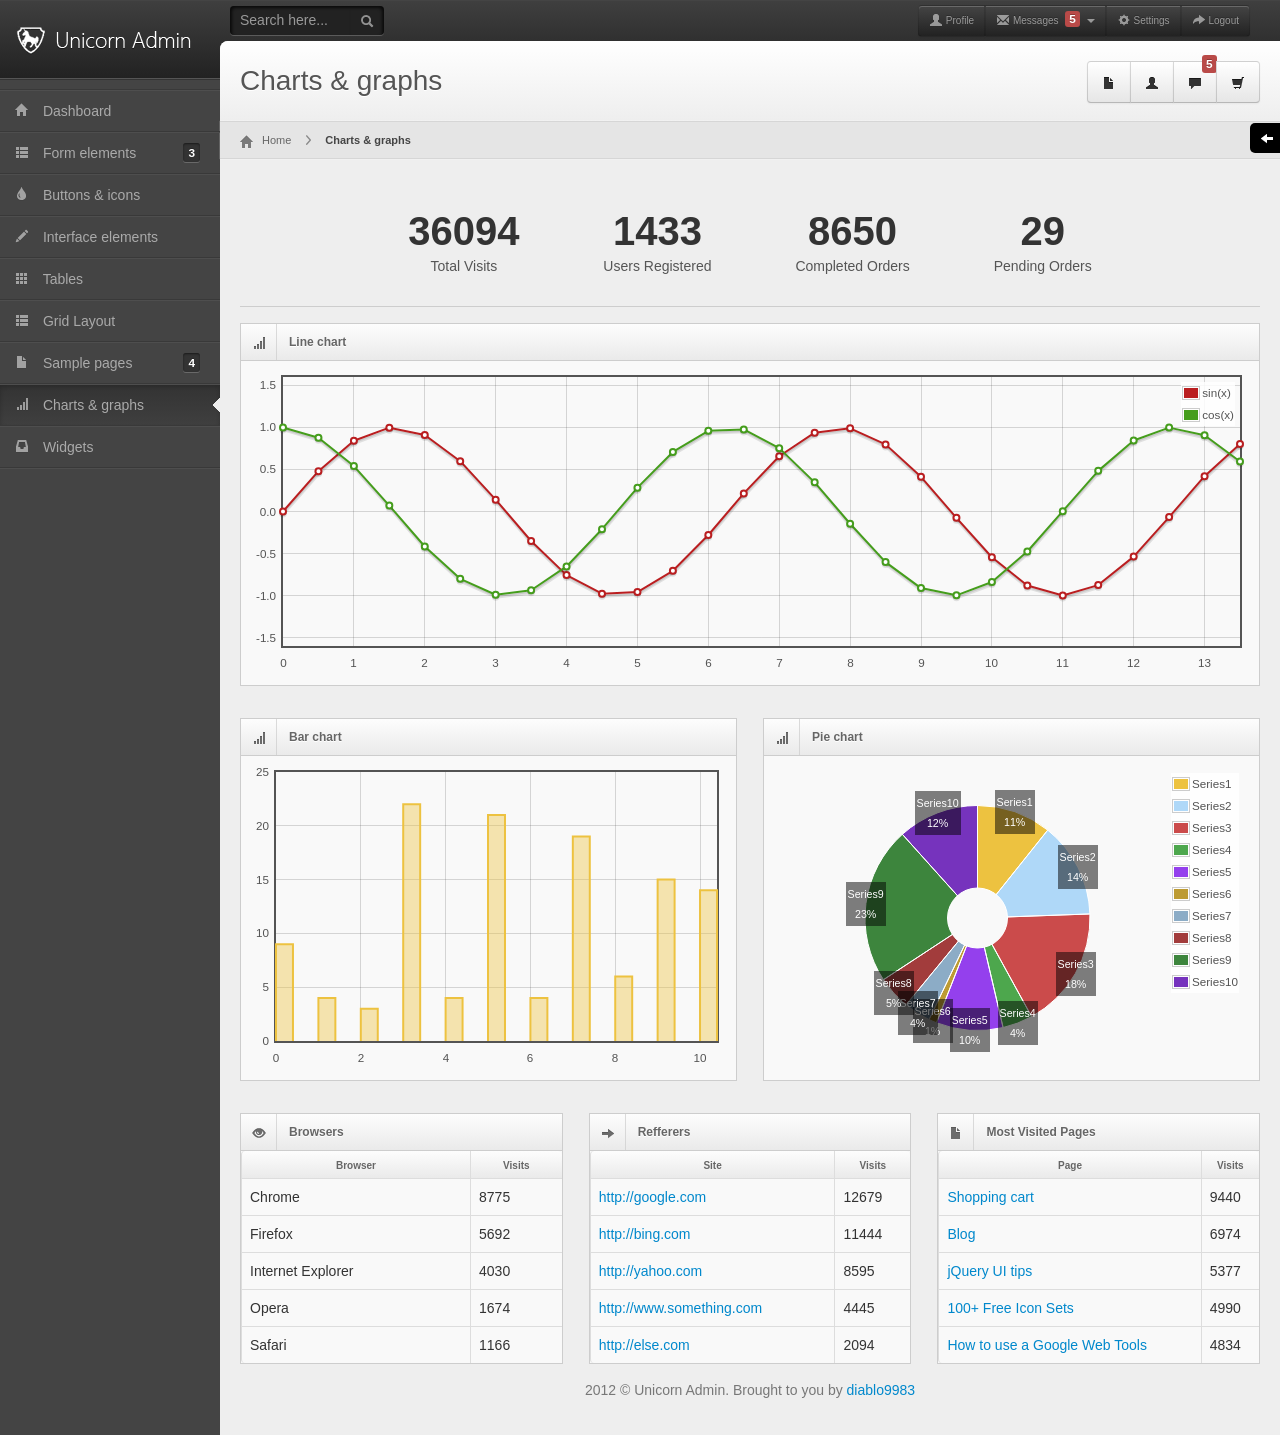
<file: src/main/webapp/scripts/unicorn/charts.html>
<!DOCTYPE html>
<html lang="en">
	<head>
		<title>Unicorn Admin</title>
		<meta charset="UTF-8" />
        <meta name="viewport" content="width=device-width, initial-scale=1.0" />
		<link rel="stylesheet" href="css/bootstrap.min.css" />
		<link rel="stylesheet" href="css/bootstrap-responsive.min.css" />
		<link rel="stylesheet" href="css/unicorn.main.css" />
		<link rel="stylesheet" href="css/unicorn.grey.css" class="skin-color" />	
	<meta http-equiv="Content-Type" content="text/html; charset=utf-8" /></head>
	<body>
		
		
		<div id="header">
			<h1><a href="./dashboard.html">Unicorn Admin</a></h1>		
		</div>
		
		<div id="search">
			<input type="text" placeholder="Search here..." /><button type="submit" class="tip-right" title="Search"><i class="icon-search icon-white"></i></button>
		</div>
		<div id="user-nav" class="navbar navbar-inverse">
            <ul class="nav btn-group">
                <li class="btn btn-inverse"><a title="" href="#"><i class="icon icon-user"></i> <span class="text">Profile</span></a></li>
                <li class="btn btn-inverse dropdown" id="menu-messages"><a href="#" data-toggle="dropdown" data-target="#menu-messages" class="dropdown-toggle"><i class="icon icon-envelope"></i> <span class="text">Messages</span> <span class="label label-important">5</span> <b class="caret"></b></a>
                    <ul class="dropdown-menu">
                        <li><a class="sAdd" title="" href="#">new message</a></li>
                        <li><a class="sInbox" title="" href="#">inbox</a></li>
                        <li><a class="sOutbox" title="" href="#">outbox</a></li>
                        <li><a class="sTrash" title="" href="#">trash</a></li>
                    </ul>
                </li>
                <li class="btn btn-inverse"><a title="" href="#"><i class="icon icon-cog"></i> <span class="text">Settings</span></a></li>
                <li class="btn btn-inverse"><a title="" href="login.html"><i class="icon icon-share-alt"></i> <span class="text">Logout</span></a></li>
            </ul>
        </div>
            
		<div id="sidebar">
			<a href="#" class="visible-phone"><i class="icon icon-signal"></i> Charts &amp; graphs</a>
			<ul>
				<li><a href="index.html"><i class="icon icon-home"></i> <span>Dashboard</span></a></li>
				<li class="submenu">
					<a href="#"><i class="icon icon-th-list"></i> <span>Form elements</span> <span class="label">3</span></a>
					<ul>
						<li><a href="form-common.html">Common elements</a></li>
						<li><a href="form-validation.html">Validation</a></li>
						<li><a href="form-wizard.html">Wizard</a></li>
					</ul>
				</li>
				<li><a href="buttons.html"><i class="icon icon-tint"></i> <span>Buttons &amp; icons</span></a></li>
				<li><a href="interface.html"><i class="icon icon-pencil"></i> <span>Interface elements</span></a></li>
				<li><a href="tables.html"><i class="icon icon-th"></i> <span>Tables</span></a></li>
				<li><a href="grid.html"><i class="icon icon-th-list"></i> <span>Grid Layout</span></a></li>
				<li class="submenu">
					<a href="#"><i class="icon icon-file"></i> <span>Sample pages</span> <span class="label">4</span></a>
					<ul>
						<li><a href="invoice.html">Invoice</a></li>
						<li><a href="chat.html">Support chat</a></li>
						<li><a href="calendar.html">Calendar</a></li>
						<li><a href="gallery.html">Gallery</a></li>
					</ul>
				</li>
				<li class="active">
					<a href="charts.html"><i class="icon icon-signal"></i> <span>Charts &amp; graphs</span></a>
				</li>
				<li>
					<a href="widgets.html"><i class="icon icon-inbox"></i> <span>Widgets</span></a>
				</li>
			</ul>
		
		</div>
		
		<div id="style-switcher">
			<i class="icon-arrow-left icon-white"></i>
			<span>Style:</span>
			<a href="#grey" style="background-color: #555555;border-color: #aaaaaa;"></a>
			<a href="#blue" style="background-color: #2D2F57;"></a>
			<a href="#red" style="background-color: #673232;"></a>
		</div>
		
		<div id="content">
			<div id="content-header">
				<h1>Charts &amp; graphs</h1>
				<div class="btn-group">
					<a class="btn btn-large tip-bottom" title="Manage Files"><i class="icon-file"></i></a>
					<a class="btn btn-large tip-bottom" title="Manage Users"><i class="icon-user"></i></a>
					<a class="btn btn-large tip-bottom" title="Manage Comments"><i class="icon-comment"></i><span class="label label-important">5</span></a>
					<a class="btn btn-large tip-bottom" title="Manage Orders"><i class="icon-shopping-cart"></i></a>
				</div>
			</div>
			<div id="breadcrumb">
				<a href="#" title="Go to Home" class="tip-bottom"><i class="icon-home"></i> Home</a>
				<a href="#" class="current">Charts &amp; graphs</a>
			</div>
			<div class="container-fluid">
				<div class="row-fluid">
					<div class="span12">
						<div class="widget-box widget-plain">
							<div class="widget-content center">
								<ul class="stats-plain">
									<li>										
										<h4>36094</h4>
										<span>Total Visits</span>
									</li>
									<li>										
										<h4>1433</h4>
										<span>Users Registered</span>
									</li>
									<li>										
										<h4>8650</h4>
										<span>Completed Orders</span>
									</li>
									<li>										
										<h4>29</h4>
										<span>Pending Orders</span>
									</li>
								</ul>
							</div>
						</div>
					</div>
				</div>
				<div class="row-fluid">
					<div class="span12">
						<div class="widget-box">
							<div class="widget-title">
								<span class="icon">
									<i class="icon-signal"></i>
								</span>
								<h5>Line chart</h5>
							</div>
							<div class="widget-content">
								<div class="chart"></div>
							</div>
						</div>
					</div>
				</div>
				<div class="row-fluid">
					<div class="span6">
						<div class="widget-box">
							<div class="widget-title">
								<span class="icon">
									<i class="icon-signal"></i>
								</span>
								<h5>Bar chart</h5>
							</div>
							<div class="widget-content">
								<div class="bars"></div>
							</div>
						</div>
					</div>
					<div class="span6">
						<div class="widget-box">
							<div class="widget-title">
								<span class="icon">
									<i class="icon-signal"></i>
								</span>
								<h5>Pie chart</h5>
							</div>
							<div class="widget-content">
								<div class="pie"></div>
							</div>
						</div>
					</div>
				</div>
				<div class="row-fluid">
					<div class="span4">
						<div class="widget-box">
							<div class="widget-title">
								<span class="icon">
									<i class="icon-eye-open"></i>
								</span>
								<h5>Browsers</h5>
							</div>
							<div class="widget-content nopadding">
								<table class="table table-bordered">
									<thead>
										<tr>
											<th>Browser</th>
											<th>Visits</th>
										</tr>
									</thead>
									<tbody>
										<tr>
											<td>Chrome</td>
											<td>8775</td>
										</tr>
										<tr>
											<td>Firefox</td>
											<td>5692</td>
										</tr>
										<tr>
											<td>Internet Explorer</td>
											<td>4030</td>
										</tr>
										<tr>
											<td>Opera</td>
											<td>1674</td>
										</tr>
										<tr>
											<td>Safari</td>
											<td>1166</td>
										</tr>
									</tbody>
								</table>
							</div>
						</div>
					</div>
					<div class="span4">
						<div class="widget-box">
							<div class="widget-title">
								<span class="icon">
									<i class="icon-arrow-right"></i>
								</span>
								<h5>Refferers</h5>
							</div>
							<div class="widget-content nopadding">
								<table class="table table-bordered">
									<thead>
										<tr>
											<th>Site</th>
											<th>Visits</th>
										</tr>
									</thead>
									<tbody>
										<tr>
											<td><a href="#">http://google.com</a></td>
											<td>12679</td>
										</tr>
										<tr>
											<td><a href="#">http://bing.com</a></td>
											<td>11444</td>
										</tr>
										<tr>
											<td><a href="#">http://yahoo.com</a></td>
											<td>8595</td>
										</tr>
										<tr>
											<td><a href="#">http://www.something.com</a></td>
											<td>4445</td>
										</tr>
										<tr>
											<td><a href="#">http://else.com</a></td>
											<td>2094</td>
										</tr>
									</tbody>
								</table>
							</div>
						</div>
					</div>
					<div class="span4">
						<div class="widget-box">
							<div class="widget-title">
								<span class="icon">
									<i class="icon-file"></i>
								</span>
								<h5>Most Visited Pages</h5>
							</div>
							<div class="widget-content nopadding">
								<table class="table table-bordered">
									<thead>
										<tr>
											<th>Page</th>
											<th>Visits</th>
										</tr>
									</thead>
									<tbody>
										<tr>
											<td><a href="#">Shopping cart</a></td>
											<td>9440</td>
										</tr>
										<tr>
											<td><a href="#">Blog</a></td>
											<td>6974</td>
										</tr>
										<tr>
											<td><a href="#">jQuery UI tips</a></td>
											<td>5377</td>
										</tr>
										<tr>
											<td><a href="#">100+ Free Icon Sets</a></td>
											<td>4990</td>
										</tr>
										<tr>
											<td><a href="#">How to use a Google Web Tools</a></td>
											<td>4834</td>
										</tr>
									</tbody>
								</table>
							</div>
						</div>
					</div>
				</div>
				<div class="row-fluid">
					<div id="footer" class="span12">
						2012 &copy; Unicorn Admin. Brought to you by <a href="https://wrapbootstrap.com/user/diablo9983">diablo9983</a>
					</div>
				</div>
			</div>
		</div>
		
		
            <script src="js/excanvas.min.js"></script>
            <script src="js/jquery.min.js"></script>
            <script src="js/jquery.ui.custom.js"></script>
            <script src="js/bootstrap.min.js"></script>
            <script src="js/jquery.flot.min.js"></script>
            <script src="js/jquery.flot.pie.min.js"></script>
            <script src="js/jquery.flot.resize.min.js"></script>
            <script src="js/unicorn.js"></script>
            <script src="js/unicorn.charts.js"></script>
	</body>
</html>
</file>
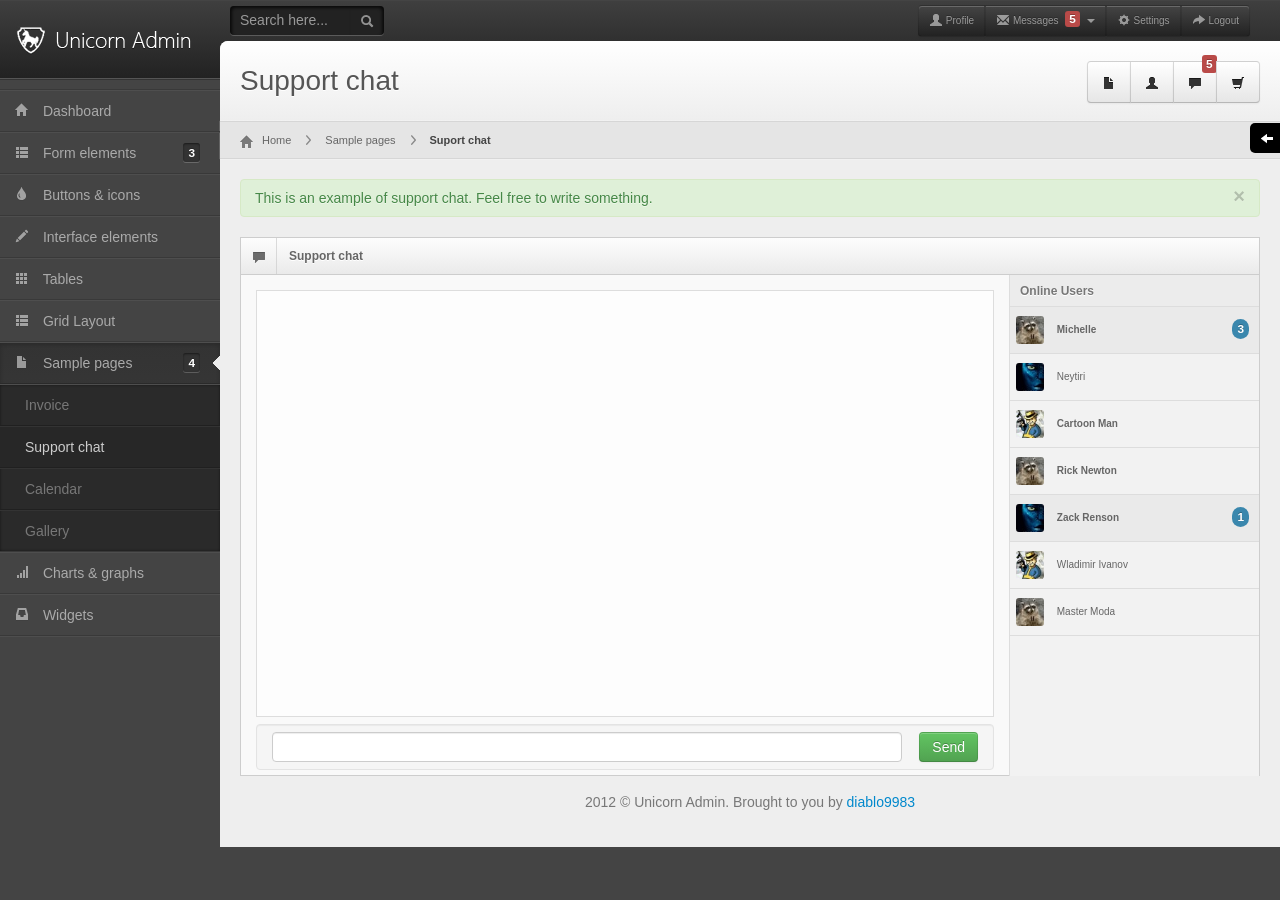
<file: src/main/webapp/scripts/unicorn/chat.html>
<!DOCTYPE html>
<html lang="en">
	<head>
		<title>Unicorn Admin</title>
		<meta charset="UTF-8" />
        <meta name="viewport" content="width=device-width, initial-scale=1.0" />
		<link rel="stylesheet" href="css/bootstrap.min.css" />
		<link rel="stylesheet" href="css/bootstrap-responsive.min.css" />
		<link rel="stylesheet" href="css/unicorn.main.css" />
		<link rel="stylesheet" href="css/unicorn.grey.css" class="skin-color" />	
	<meta http-equiv="Content-Type" content="text/html; charset=utf-8" /></head>
	<body>
		
		
		<div id="header">
			<h1><a href="./dashboard.html">Unicorn Admin</a></h1>		
		</div>
		
		<div id="search">
			<input type="text" placeholder="Search here..." /><button type="submit" class="tip-right" title="Search"><i class="icon-search icon-white"></i></button>
		</div>
		<div id="user-nav" class="navbar navbar-inverse">
            <ul class="nav btn-group">
                <li class="btn btn-inverse"><a title="" href="#"><i class="icon icon-user"></i> <span class="text">Profile</span></a></li>
                <li class="btn btn-inverse dropdown" id="menu-messages"><a href="#" data-toggle="dropdown" data-target="#menu-messages" class="dropdown-toggle"><i class="icon icon-envelope"></i> <span class="text">Messages</span> <span class="label label-important">5</span> <b class="caret"></b></a>
                    <ul class="dropdown-menu">
                        <li><a class="sAdd" title="" href="#">new message</a></li>
                        <li><a class="sInbox" title="" href="#">inbox</a></li>
                        <li><a class="sOutbox" title="" href="#">outbox</a></li>
                        <li><a class="sTrash" title="" href="#">trash</a></li>
                    </ul>
                </li>
                <li class="btn btn-inverse"><a title="" href="#"><i class="icon icon-cog"></i> <span class="text">Settings</span></a></li>
                <li class="btn btn-inverse"><a title="" href="login.html"><i class="icon icon-share-alt"></i> <span class="text">Logout</span></a></li>
            </ul>
        </div>
            
		<div id="sidebar">
			<a href="#" class="visible-phone"><i class="icon icon-file"></i> Support chat</a>
			<ul>
				<li><a href="index.html"><i class="icon icon-home"></i> <span>Dashboard</span></a></li>
				<li class="submenu">
					<a href="#"><i class="icon icon-th-list"></i> <span>Form elements</span> <span class="label">3</span></a>
					<ul>
						<li><a href="form-common.html">Common elements</a></li>
						<li><a href="form-validation.html">Validation</a></li>
						<li><a href="form-wizard.html">Wizard</a></li>
					</ul>
				</li>
				<li><a href="buttons.html"><i class="icon icon-tint"></i> <span>Buttons &amp; icons</span></a></li>
				<li><a href="interface.html"><i class="icon icon-pencil"></i> <span>Interface elements</span></a></li>
				<li><a href="tables.html"><i class="icon icon-th"></i> <span>Tables</span></a></li>
				<li><a href="grid.html"><i class="icon icon-th-list"></i> <span>Grid Layout</span></a></li>
				<li class="active submenu open">
					<a href="#"><i class="icon icon-file"></i> <span>Sample pages</span> <span class="label">4</span></a>
					<ul>
						<li><a href="invoice.html">Invoice</a></li>
						<li class="active"><a href="chat.html">Support chat</a></li>
						<li><a href="calendar.html">Calendar</a></li>
						<li><a href="gallery.html">Gallery</a></li>
					</ul>
				</li>
				<li>
					<a href="charts.html"><i class="icon icon-signal"></i> <span>Charts &amp; graphs</span></a>
				</li>
				<li>
					<a href="widgets.html"><i class="icon icon-inbox"></i> <span>Widgets</span></a>
				</li>
			</ul>
		
		</div>
		
		<div id="style-switcher">
			<i class="icon-arrow-left icon-white"></i>
			<span>Style:</span>
			<a href="#grey" style="background-color: #555555;border-color: #aaaaaa;"></a>
			<a href="#blue" style="background-color: #2D2F57;"></a>
			<a href="#red" style="background-color: #673232;"></a>
		</div>
		
		<div id="content">
			<div id="content-header">
				<h1>Support chat</h1>
				<div class="btn-group">
					<a class="btn btn-large tip-bottom" title="Manage Files"><i class="icon-file"></i></a>
					<a class="btn btn-large tip-bottom" title="Manage Users"><i class="icon-user"></i></a>
					<a class="btn btn-large tip-bottom" title="Manage Comments"><i class="icon-comment"></i><span class="label label-important">5</span></a>
					<a class="btn btn-large tip-bottom" title="Manage Orders"><i class="icon-shopping-cart"></i></a>
				</div>
			</div>
			<div id="breadcrumb">
				<a href="#" title="Go to Home" class="tip-bottom"><i class="icon-home"></i> Home</a>
				<a href="#">Sample pages</a>
				<a href="#" class="current">Suport chat</a>
			</div>
			<div class="container-fluid">
				<div class="row-fluid">
					<div class="span12">
						<div class="alert alert-success">This is an example of support chat. Feel free to write something.<a href="#" class="close" data-dismiss="alert">×</a></div>
						<div class="widget-box widget-chat">
							<div class="widget-title">
								<span class="icon">
									<i class="icon-comment"></i>
								</span>
								<h5>Support chat</h5>
							</div>
							<div class="widget-content nopadding">
								<div class="chat-content panel-left">                   
								   <div class="chat-messages" id="chat-messages">
										<div id="chat-messages-inner"></div>
								   </div>									
								   <div class="chat-message well">
										<button class="btn btn-success">Send</button>  
										<span class="input-box">
											<input type="text" name="msg-box" id="msg-box" />
										</span>										                  
								   </div>                   
								</div>
								<div class="chat-users panel-right">
									<div class="panel-title"><h5>Online Users</h5></div>
									<div class="panel-content nopadding">
										<ul class="contact-list">
											<li id="user-michelle" class="online new"><a href="#"><img alt="" src="img/demo/av1.jpg" /> <span>Michelle</span></a><span class="msg-count badge badge-info">3</span></li>
											<li id="user-neytiri"><a href="#"><img alt="" src="img/demo/av2.jpg" /> <span>Neytiri</span></a></li>
											<li id="user-cartoon-man" class="online"><a href="#"><img alt="" src="img/demo/av3.jpg" /> <span>Cartoon Man</span></a></li>
											<li id="user-rick-newton" class="online"><a href="#"><img alt="" src="img/demo/av1.jpg" /> <span>Rick Newton</span></a></li>
											<li id="user-zack-renson" class="online new"><a href="#"><img alt="" src="img/demo/av2.jpg" /> <span>Zack Renson</span></a><span class="msg-count badge badge-info">1</span></li>
											<li id="user-vladimir-ivanov"><a href="#"><img alt="" src="img/demo/av3.jpg" /> <span>Wladimir Ivanov</span></a></li>
											<li id="user-master-moda"><a href="#"><img alt="" src="img/demo/av1.jpg" /> <span>Master Moda</span></a></li>
										</ul>
									</div>
								</div>
							</div>
						</div>
					</div>
				</div>
				
				<div class="row-fluid">
					<div id="footer" class="span12">
						2012 &copy; Unicorn Admin. Brought to you by <a href="https://wrapbootstrap.com/user/diablo9983">diablo9983</a>
					</div>
				</div>
			</div>
		</div>

            <script src="js/jquery.min.js"></script>
            <script src="js/jquery.ui.custom.js"></script>
            <script src="js/bootstrap.min.js"></script>
            <script src="js/unicorn.js"></script>
            <script src="js/unicorn.chat.js"></script>
	</body>
</html>
</file>
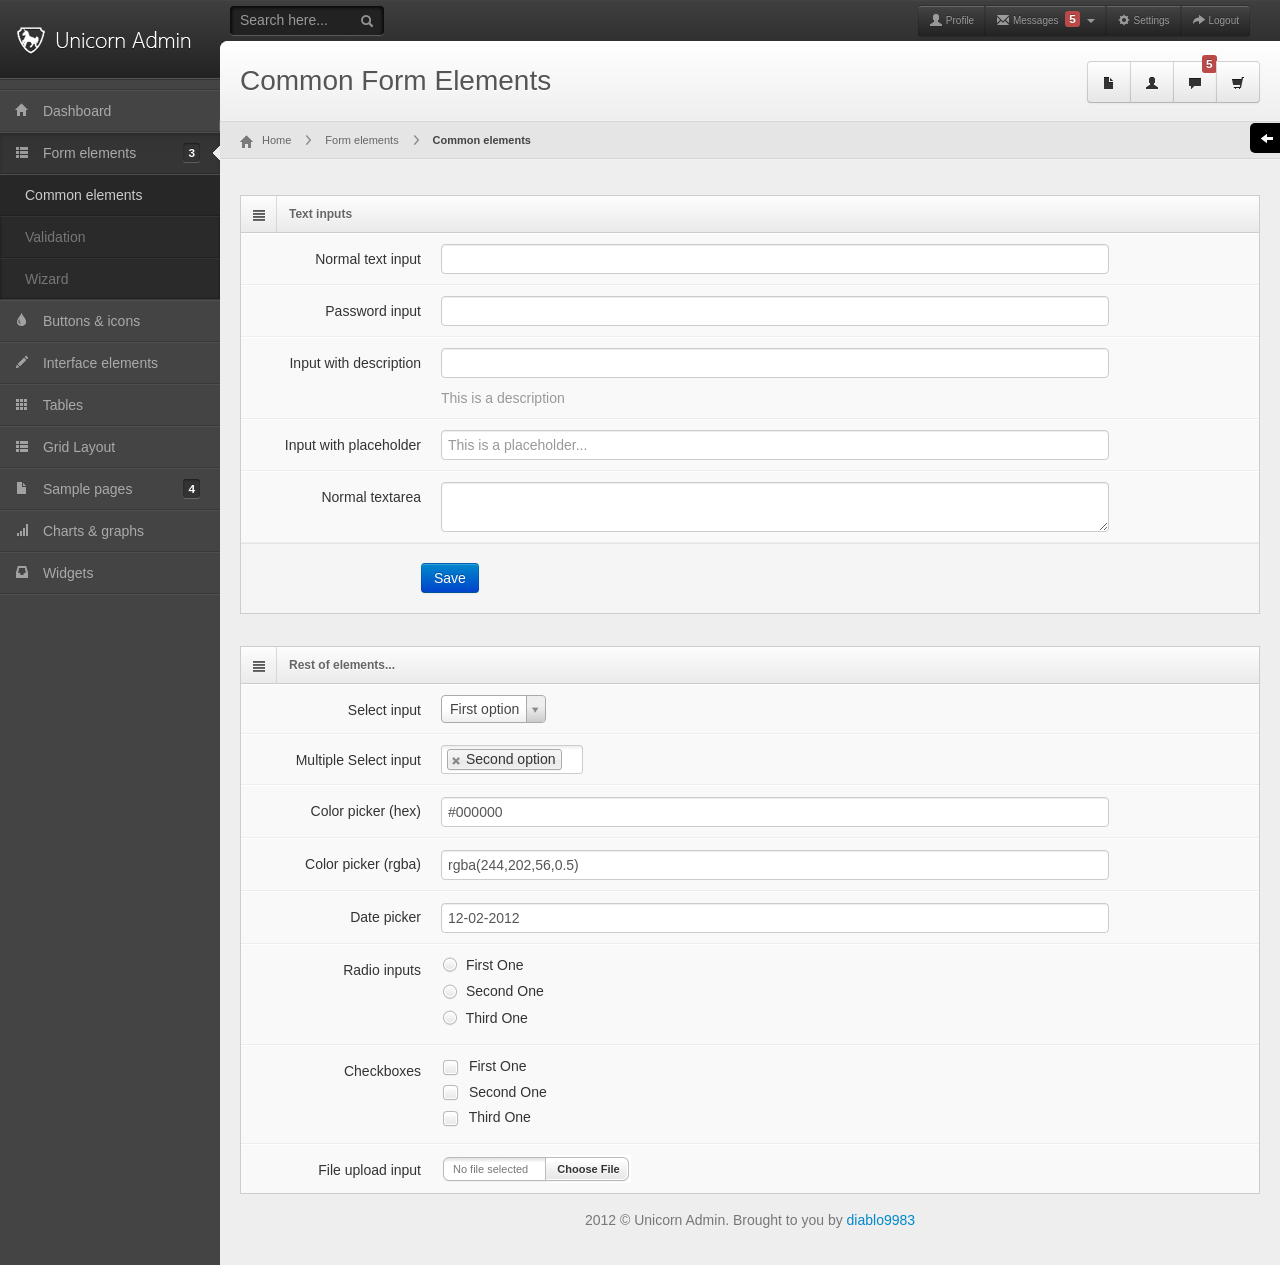
<file: src/main/webapp/scripts/unicorn/form-common.html>
<!DOCTYPE html>
<html lang="en">
	<head>
		<title>Unicorn Admin</title>
		<meta charset="UTF-8" />
        <meta name="viewport" content="width=device-width, initial-scale=1.0" />
		<link rel="stylesheet" href="css/bootstrap.min.css" />
		<link rel="stylesheet" href="css/bootstrap-responsive.min.css" />
        <link rel="stylesheet" href="css/colorpicker.css" />
        <link rel="stylesheet" href="css/datepicker.css" />
		<link rel="stylesheet" href="css/uniform.css" />
		<link rel="stylesheet" href="css/select2.css" />		
		<link rel="stylesheet" href="css/unicorn.main.css" />
		<link rel="stylesheet" href="css/unicorn.grey.css" class="skin-color" />	
	<meta http-equiv="Content-Type" content="text/html; charset=utf-8" /></head>
	<body>
		
		
		<div id="header">
			<h1><a href="./dashboard.html">Unicorn Admin</a></h1>		
		</div>
		
		<div id="search">
			<input type="text" placeholder="Search here..." /><button type="submit" class="tip-right" title="Search"><i class="icon-search icon-white"></i></button>
		</div>
		<div id="user-nav" class="navbar navbar-inverse">
            <ul class="nav btn-group">
                <li class="btn btn-inverse"><a title="" href="#"><i class="icon icon-user"></i> <span class="text">Profile</span></a></li>
                <li class="btn btn-inverse dropdown" id="menu-messages"><a href="#" data-toggle="dropdown" data-target="#menu-messages" class="dropdown-toggle"><i class="icon icon-envelope"></i> <span class="text">Messages</span> <span class="label label-important">5</span> <b class="caret"></b></a>
                    <ul class="dropdown-menu">
                        <li><a class="sAdd" title="" href="#">new message</a></li>
                        <li><a class="sInbox" title="" href="#">inbox</a></li>
                        <li><a class="sOutbox" title="" href="#">outbox</a></li>
                        <li><a class="sTrash" title="" href="#">trash</a></li>
                    </ul>
                </li>
                <li class="btn btn-inverse"><a title="" href="#"><i class="icon icon-cog"></i> <span class="text">Settings</span></a></li>
                <li class="btn btn-inverse"><a title="" href="login.html"><i class="icon icon-share-alt"></i> <span class="text">Logout</span></a></li>
            </ul>
        </div>
            
		<div id="sidebar">
			<a href="#" class="visible-phone"><i class="icon icon-th-list"></i> Common Elements</a>
			<ul>
				<li><a href="index.html"><i class="icon icon-home"></i> <span>Dashboard</span></a></li>
				<li class="submenu active open">
					<a href="#"><i class="icon icon-th-list"></i> <span>Form elements</span> <span class="label">3</span></a>
					<ul>
						<li class="active"><a href="form-common.html">Common elements</a></li>
						<li><a href="form-validation.html">Validation</a></li>
						<li><a href="form-wizard.html">Wizard</a></li>
					</ul>
				</li>
				<li><a href="buttons.html"><i class="icon icon-tint"></i> <span>Buttons &amp; icons</span></a></li>
				<li><a href="interface.html"><i class="icon icon-pencil"></i> <span>Interface elements</span></a></li>
				<li><a href="tables.html"><i class="icon icon-th"></i> <span>Tables</span></a></li>
				<li><a href="grid.html"><i class="icon icon-th-list"></i> <span>Grid Layout</span></a></li>
				<li class="submenu">
					<a href="#"><i class="icon icon-file"></i> <span>Sample pages</span> <span class="label">4</span></a>
					<ul>
						<li><a href="invoice.html">Invoice</a></li>
						<li><a href="chat.html">Support chat</a></li>
						<li><a href="calendar.html">Calendar</a></li>
						<li><a href="gallery.html">Gallery</a></li>
					</ul>
				</li>
				<li>
					<a href="charts.html"><i class="icon icon-signal"></i> <span>Charts &amp; graphs</span></a>
				</li>
				<li>
					<a href="widgets.html"><i class="icon icon-inbox"></i> <span>Widgets</span></a>
				</li>
			</ul>
		
		</div>
		
		<div id="style-switcher">
			<i class="icon-arrow-left icon-white"></i>
			<span>Style:</span>
			<a href="#grey" style="background-color: #555555;border-color: #aaaaaa;"></a>
			<a href="#blue" style="background-color: #2D2F57;"></a>
			<a href="#red" style="background-color: #673232;"></a>
		</div>
		
		<div id="content">
			<div id="content-header">
				<h1>Common Form Elements</h1>
				<div class="btn-group">
					<a class="btn btn-large tip-bottom" title="Manage Files"><i class="icon-file"></i></a>
					<a class="btn btn-large tip-bottom" title="Manage Users"><i class="icon-user"></i></a>
					<a class="btn btn-large tip-bottom" title="Manage Comments"><i class="icon-comment"></i><span class="label label-important">5</span></a>
					<a class="btn btn-large tip-bottom" title="Manage Orders"><i class="icon-shopping-cart"></i></a>
				</div>
			</div>
			<div id="breadcrumb">
				<a href="index.html" title="Go to Home" class="tip-bottom"><i class="icon-home"></i> Home</a>
				<a href="#" class="tip-bottom">Form elements</a>
				<a href="#" class="current">Common elements</a>
			</div>
			<div class="container-fluid">
				<div class="row-fluid">
					<div class="span12">
						<div class="widget-box">
							<div class="widget-title">
								<span class="icon">
									<i class="icon-align-justify"></i>									
								</span>
								<h5>Text inputs</h5>
							</div>
							<div class="widget-content nopadding">
								<form action="#" method="get" class="form-horizontal" />
									<div class="control-group">
										<label class="control-label">Normal text input</label>
										<div class="controls">
											<input type="text" />
										</div>
									</div>
									<div class="control-group">
										<label class="control-label">Password input</label>
										<div class="controls">
											<input type="password" />
										</div>
									</div>
									<div class="control-group">
										<label class="control-label">Input with description</label>
										<div class="controls">
											<input type="text" />
											<span class="help-block">This is a description</span>
										</div>
									</div>
									<div class="control-group">
										<label class="control-label">Input with placeholder</label>
										<div class="controls">
											<input type="text" placeholder="This is a placeholder..." />
										</div>
									</div>
									<div class="control-group">
										<label class="control-label">Normal textarea</label>
										<div class="controls">
											<textarea></textarea>
										</div>
									</div>
									<div class="form-actions">
										<button type="submit" class="btn btn-primary">Save</button>
									</div>
								</form>
							</div>
						</div>						
					</div>
				</div>
				<div class="row-fluid">
					<div class="span12">
						<div class="widget-box">
							<div class="widget-title">
								<span class="icon">
									<i class="icon-align-justify"></i>									
								</span>
								<h5>Rest of elements...</h5>
							</div>
							<div class="widget-content nopadding">
								<form action="#" method="get" class="form-horizontal" />
									<div class="control-group">
										<label class="control-label">Select input</label>
										<div class="controls">
											<select>
												<option />First option
												<option />Second option
												<option />Third option
												<option />Fourth option
												<option />Fifth option
												<option />Sixth option
												<option />Seventh option
												<option />Eighth option
											</select>
										</div>
									</div>
									<div class="control-group">
										<label class="control-label">Multiple Select input</label>
										<div class="controls">
											<select multiple="">
												<option />First option
												<option selected="" />Second option
												<option />Third option
												<option />Fourth option
												<option />Fifth option
												<option />Sixth option
												<option />Seventh option
												<option />Eighth option
											</select>
										</div>
									</div>
                                    <div class="control-group">
                                        <label class="control-label">Color picker (hex)</label>
                                        <div class="controls">
                                            <input type="text" data-color="#000000" value="#000000" class="colorpicker input-small" />
                                        </div>
                                    </div>
                                    <div class="control-group">
                                        <label class="control-label">Color picker (rgba)</label>
                                        <div class="controls">
                                            <input type="text" data-color="rgba(244,202,56,0.5)" value="rgba(244,202,56,0.5)" data-color-format="rgba" class="colorpicker" />
                                        </div>
                                    </div>                                        
                                    <div class="control-group">
                                        <label class="control-label">Date picker</label>
                                        <div class="controls">
                                            <input type="text" data-date="12-02-2012" data-date-format="dd-mm-yyyy" value="12-02-2012" class="datepicker" />
                                        </div>
                                    </div>
									<div class="control-group">
										<label class="control-label">Radio inputs</label>
										<div class="controls">
											<label><input type="radio" name="radios" /> First One</label>
											<label><input type="radio" name="radios" /> Second One</label>
											<label><input type="radio" name="radios" /> Third One</label>
										</div>
									</div>
									<div class="control-group">
										<label class="control-label">Checkboxes</label>
										<div class="controls">
											<label><input type="checkbox" name="radios" /> First One</label>
											<label><input type="checkbox" name="radios" /> Second One</label>
											<label><input type="checkbox" name="radios" /> Third One</label>
										</div>
									</div>
									<div class="control-group">
										<label class="control-label">File upload input</label>
										<div class="controls">
											<input type="file" />
										</div>
									</div>
								</form>
							</div>
						</div>
					</div>
				</div>

				<div class="row-fluid">
					<div id="footer" class="span12">
						2012 &copy; Unicorn Admin. Brought to you by <a href="https://wrapbootstrap.com/user/diablo9983">diablo9983</a>
					</div>
				</div>
			</div>
		</div>
		
		
            
            <script src="js/jquery.min.js"></script>
            <script src="js/jquery.ui.custom.js"></script>
            <script src="js/bootstrap.min.js"></script>
            <script src="js/bootstrap-colorpicker.js"></script>
            <script src="js/bootstrap-datepicker.js"></script>
            <script src="js/jquery.uniform.js"></script>
            <script src="js/select2.min.js"></script>
            <script src="js/unicorn.js"></script>
            <script src="js/unicorn.form_common.js"></script>
	</body>
</html>
</file>
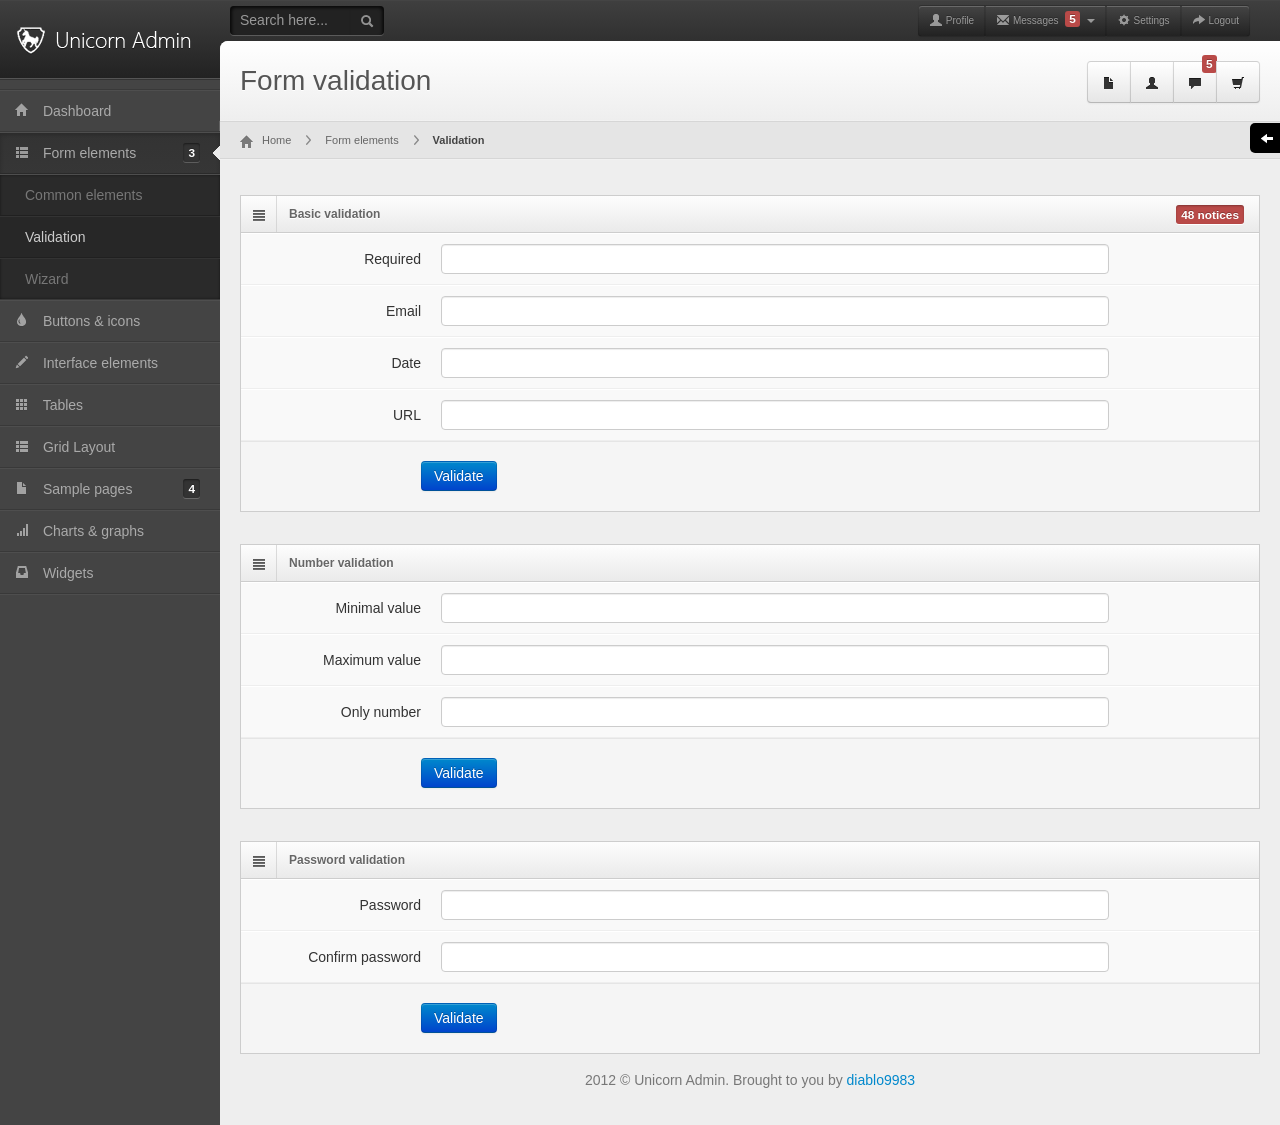
<file: src/main/webapp/scripts/unicorn/form-validation.html>
<!DOCTYPE html>
<html lang="en">
	<head>
		<title>Unicorn Admin</title>
		<meta charset="UTF-8" />
        <meta name="viewport" content="width=device-width, initial-scale=1.0" />
		<link rel="stylesheet" href="css/bootstrap.min.css" />
		<link rel="stylesheet" href="css/bootstrap-responsive.min.css" />
		<link rel="stylesheet" href="css/uniform.css" />
		<link rel="stylesheet" href="css/select2.css" />		
		<link rel="stylesheet" href="css/unicorn.main.css" />
		<link rel="stylesheet" href="css/unicorn.grey.css" class="skin-color" />	
	<meta http-equiv="Content-Type" content="text/html; charset=utf-8" /></head>
	<body>
		
		
		<div id="header">
			<h1><a href="./dashboard.html">Unicorn Admin</a></h1>		
		</div>
		
		<div id="search">
			<input type="text" placeholder="Search here..." /><button type="submit" class="tip-right" title="Search"><i class="icon-search icon-white"></i></button>
		</div>
		<div id="user-nav" class="navbar navbar-inverse">
            <ul class="nav btn-group">
                <li class="btn btn-inverse"><a title="" href="#"><i class="icon icon-user"></i> <span class="text">Profile</span></a></li>
                <li class="btn btn-inverse dropdown" id="menu-messages"><a href="#" data-toggle="dropdown" data-target="#menu-messages" class="dropdown-toggle"><i class="icon icon-envelope"></i> <span class="text">Messages</span> <span class="label label-important">5</span> <b class="caret"></b></a>
                    <ul class="dropdown-menu">
                        <li><a class="sAdd" title="" href="#">new message</a></li>
                        <li><a class="sInbox" title="" href="#">inbox</a></li>
                        <li><a class="sOutbox" title="" href="#">outbox</a></li>
                        <li><a class="sTrash" title="" href="#">trash</a></li>
                    </ul>
                </li>
                <li class="btn btn-inverse"><a title="" href="#"><i class="icon icon-cog"></i> <span class="text">Settings</span></a></li>
                <li class="btn btn-inverse"><a title="" href="login.html"><i class="icon icon-share-alt"></i> <span class="text">Logout</span></a></li>
            </ul>
        </div>
            
		<div id="sidebar">
			<a href="#" class="visible-phone"><i class="icon icon-th-list"></i> Validation</a>
			<ul>
				<li><a href="index.html"><i class="icon icon-home"></i> <span>Dashboard</span></a></li>
				<li class="submenu active open">
					<a href="#"><i class="icon icon-th-list"></i> <span>Form elements</span> <span class="label">3</span></a>
					<ul>
						<li><a href="form-common.html">Common elements</a></li>
						<li class="active"><a href="form-validation.html">Validation</a></li>
						<li><a href="form-wizard.html">Wizard</a></li>
					</ul>
				</li>
				<li><a href="buttons.html"><i class="icon icon-tint"></i> <span>Buttons &amp; icons</span></a></li>
				<li><a href="interface.html"><i class="icon icon-pencil"></i> <span>Interface elements</span></a></li>
				<li><a href="tables.html"><i class="icon icon-th"></i> <span>Tables</span></a></li>
				<li><a href="grid.html"><i class="icon icon-th-list"></i> <span>Grid Layout</span></a></li>
				<li class="submenu">
					<a href="#"><i class="icon icon-file"></i> <span>Sample pages</span> <span class="label">4</span></a>
					<ul>
						<li><a href="invoice.html">Invoice</a></li>
						<li><a href="chat.html">Support chat</a></li>
						<li><a href="calendar.html">Calendar</a></li>
						<li><a href="gallery.html">Gallery</a></li>
					</ul>
				</li>
				<li>
					<a href="charts.html"><i class="icon icon-signal"></i> <span>Charts &amp; graphs</span></a>
				</li>
				<li>
					<a href="widgets.html"><i class="icon icon-inbox"></i> <span>Widgets</span></a>
				</li>
			</ul>
		
		</div>
		
		<div id="style-switcher">
			<i class="icon-arrow-left icon-white"></i>
			<span>Style:</span>
			<a href="#grey" style="background-color: #555555;border-color: #aaaaaa;"></a>
			<a href="#blue" style="background-color: #2D2F57;"></a>
			<a href="#red" style="background-color: #673232;"></a>
		</div>
		
		<div id="content">
			<div id="content-header">
				<h1>Form validation</h1>
				<div class="btn-group">
					<a class="btn btn-large tip-bottom" title="Manage Files"><i class="icon-file"></i></a>
					<a class="btn btn-large tip-bottom" title="Manage Users"><i class="icon-user"></i></a>
					<a class="btn btn-large tip-bottom" title="Manage Comments"><i class="icon-comment"></i><span class="label label-important">5</span></a>
					<a class="btn btn-large tip-bottom" title="Manage Orders"><i class="icon-shopping-cart"></i></a>
				</div>
			</div>
			<div id="breadcrumb">
				<a href="index.html" title="Go to Home" class="tip-bottom"><i class="icon-home"></i> Home</a>
				<a href="#">Form elements</a>
				<a href="#" class="current">Validation</a>
			</div>
			<div class="container-fluid">
				<div class="row-fluid">
					<div class="span12">
						<div class="widget-box">
							<div class="widget-title">
								<span class="icon">
									<i class="icon-align-justify"></i>									
								</span>
								<h5>Basic validation</h5>
								<span class="label label-important">48 notices</span>
							</div>
							<div class="widget-content nopadding">
								<form class="form-horizontal" method="post" action="#" name="basic_validate" id="basic_validate" novalidate="novalidate" />
                                    <div class="control-group">
                                        <label class="control-label">Required</label>
                                        <div class="controls">
                                            <input type="text" name="required" id="required" />
                                        </div>
                                    </div>
                                    <div class="control-group">
                                        <label class="control-label">Email</label>
                                        <div class="controls">
                                            <input type="text" name="email" id="email" />
                                        </div>
                                    </div>
                                    <div class="control-group">
                                        <label class="control-label">Date</label>
                                        <div class="controls">
                                            <input type="password" name="date" id="date" />
                                        </div>
                                    </div>
                                    <div class="control-group">
                                        <label class="control-label">URL</label>
                                        <div class="controls">
                                            <input type="password" name="url" id="url" />
                                        </div>
                                    </div>
                                    <div class="form-actions">
                                        <input type="submit" value="Validate" class="btn btn-primary" />
                                    </div>
                                </form>
							</div>
						</div>			
					</div>
				</div>
				<div class="row-fluid">
					<div class="span12">
						<div class="widget-box">
							<div class="widget-title">
								<span class="icon">
									<i class="icon-align-justify"></i>									
								</span>
								<h5>Number validation</h5>
							</div>
							<div class="widget-content nopadding">
								<form class="form-horizontal" method="post" action="#" name="number_validate" id="number_validate" novalidate="novalidate" />
									<div class="control-group">
										<label class="control-label">Minimal value</label>
										<div class="controls">
											<input type="text" name="min" id="min" />
										</div>
									</div>
									<div class="control-group">
										<label class="control-label">Maximum value</label>
										<div class="controls">
											<input type="text" name="max" id="max" />
										</div>
									</div>
									<div class="control-group">
										<label class="control-label">Only number</label>
										<div class="controls">
											<input type="text" name="number" id="number" />
										</div>
									</div>
									<div class="form-actions">
										<input type="submit" value="Validate" class="btn btn-primary" />
									</div>
								</form>
							</div>
						</div>
					</div>	
					<div class="row-fluid">
						<div class="span12">
							<div class="widget-box">
								<div class="widget-title">
									<span class="icon">
										<i class="icon-align-justify"></i>									
									</span>
									<h5>Password validation</h5>
								</div>
								<div class="widget-content nopadding">
									<form class="form-horizontal" method="post" action="#" name="password_validate" id="password_validate" novalidate="novalidate" />
										<div class="control-group">
											<label class="control-label">Password</label>
											<div class="controls">
												<input type="password" name="pwd" id="pwd" />
											</div>
										</div>
										<div class="control-group">
											<label class="control-label">Confirm password</label>
											<div class="controls">
												<input type="password" name="pwd2" id="pwd2" />
											</div>
										</div>
										<div class="form-actions">
											<input type="submit" value="Validate" class="btn btn-primary" />
										</div>
									</form>
								</div>
							</div>
						</div>			
					</div>
				</div>
				<div class="row-fluid">
					<div id="footer" class="span12">
						2012 &copy; Unicorn Admin. Brought to you by <a href="https://wrapbootstrap.com/user/diablo9983">diablo9983</a>
					</div>
				</div>
			</div>
		</div>
		
		
            
            <script src="js/jquery.min.js"></script>
            <script src="js/jquery.ui.custom.js"></script>
            <script src="js/bootstrap.min.js"></script>
            <script src="js/jquery.uniform.js"></script>
            <script src="js/select2.min.js"></script>
            <script src="js/jquery.validate.js"></script>
            <script src="js/unicorn.js"></script>
            <script src="js/unicorn.form_validation.js"></script>
	</body>
</html>
</file>
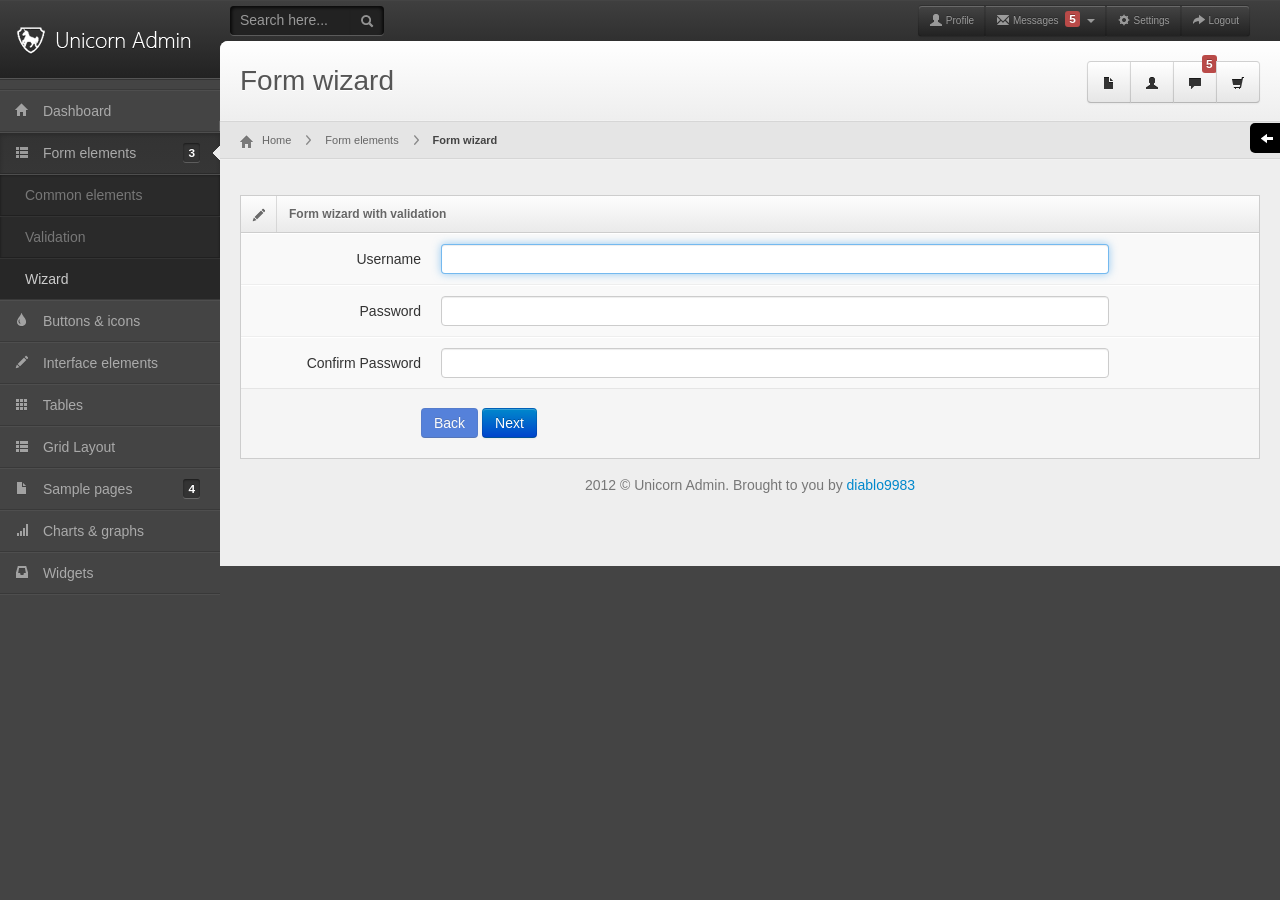
<file: src/main/webapp/scripts/unicorn/form-wizard.html>
<!DOCTYPE html>
<html lang="en">
	<head>
		<title>Unicorn Admin</title>
		<meta charset="UTF-8" />
        <meta name="viewport" content="width=device-width, initial-scale=1.0" />
		<link rel="stylesheet" href="css/bootstrap.min.css" />
		<link rel="stylesheet" href="css/bootstrap-responsive.min.css" />
		<link rel="stylesheet" href="css/unicorn.main.css" />
		<link rel="stylesheet" href="css/unicorn.grey.css" class="skin-color" />	
	<meta http-equiv="Content-Type" content="text/html; charset=utf-8" /></head>
	<body>
		
		
		<div id="header">
			<h1><a href="./dashboard.html">Unicorn Admin</a></h1>		
		</div>
		
		<div id="search">
			<input type="text" placeholder="Search here..." /><button type="submit" class="tip-right" title="Search"><i class="icon-search icon-white"></i></button>
		</div>
		<div id="user-nav" class="navbar navbar-inverse">
            <ul class="nav btn-group">
                <li class="btn btn-inverse"><a title="" href="#"><i class="icon icon-user"></i> <span class="text">Profile</span></a></li>
                <li class="btn btn-inverse dropdown" id="menu-messages"><a href="#" data-toggle="dropdown" data-target="#menu-messages" class="dropdown-toggle"><i class="icon icon-envelope"></i> <span class="text">Messages</span> <span class="label label-important">5</span> <b class="caret"></b></a>
                    <ul class="dropdown-menu">
                        <li><a class="sAdd" title="" href="#">new message</a></li>
                        <li><a class="sInbox" title="" href="#">inbox</a></li>
                        <li><a class="sOutbox" title="" href="#">outbox</a></li>
                        <li><a class="sTrash" title="" href="#">trash</a></li>
                    </ul>
                </li>
                <li class="btn btn-inverse"><a title="" href="#"><i class="icon icon-cog"></i> <span class="text">Settings</span></a></li>
                <li class="btn btn-inverse"><a title="" href="login.html"><i class="icon icon-share-alt"></i> <span class="text">Logout</span></a></li>
            </ul>
        </div>
            
		<div id="sidebar">
			<a href="#" class="visible-phone"><i class="icon icon-th-list"></i> Wizard</a>
			<ul>
				<li><a href="index.html"><i class="icon icon-home"></i> <span>Dashboard</span></a></li>
				<li class="submenu active open">
					<a href="#"><i class="icon icon-th-list"></i> <span>Form elements</span> <span class="label">3</span></a>
					<ul>
						<li><a href="form-common.html">Common elements</a></li>
						<li><a href="form-validation.html">Validation</a></li>
						<li class="active"><a href="form-wizard.html">Wizard</a></li>
					</ul>
				</li>
				<li><a href="buttons.html"><i class="icon icon-tint"></i> <span>Buttons &amp; icons</span></a></li>
				<li><a href="interface.html"><i class="icon icon-pencil"></i> <span>Interface elements</span></a></li>
				<li><a href="tables.html"><i class="icon icon-th"></i> <span>Tables</span></a></li>
				<li><a href="grid.html"><i class="icon icon-th-list"></i> <span>Grid Layout</span></a></li>
				<li class="submenu">
					<a href="#"><i class="icon icon-file"></i> <span>Sample pages</span> <span class="label">4</span></a>
					<ul>
						<li><a href="invoice.html">Invoice</a></li>
						<li><a href="chat.html">Support chat</a></li>
						<li><a href="calendar.html">Calendar</a></li>
						<li><a href="gallery.html">Gallery</a></li>
					</ul>
				</li>
				<li>
					<a href="charts.html"><i class="icon icon-signal"></i> <span>Charts &amp; graphs</span></a>
				</li>
				<li>
					<a href="widgets.html"><i class="icon icon-inbox"></i> <span>Widgets</span></a>
				</li>
			</ul>
		
		</div>
		
		<div id="style-switcher">
			<i class="icon-arrow-left icon-white"></i>
			<span>Style:</span>
			<a href="#grey" style="background-color: #555555;border-color: #aaaaaa;"></a>
			<a href="#blue" style="background-color: #2D2F57;"></a>
			<a href="#red" style="background-color: #673232;"></a>
		</div>
		
		<div id="content">
			<div id="content-header">
				<h1>Form wizard</h1>
				<div class="btn-group">
					<a class="btn btn-large tip-bottom" title="Manage Files"><i class="icon-file"></i></a>
					<a class="btn btn-large tip-bottom" title="Manage Users"><i class="icon-user"></i></a>
					<a class="btn btn-large tip-bottom" title="Manage Comments"><i class="icon-comment"></i><span class="label label-important">5</span></a>
					<a class="btn btn-large tip-bottom" title="Manage Orders"><i class="icon-shopping-cart"></i></a>
				</div>
			</div>
			<div id="breadcrumb">
				<a href="#" title="Go to Home" class="tip-bottom"><i class="icon-home"></i> Home</a>
				<a href="#">Form elements</a>
				<a href="#" class="current">Form wizard</a>
			</div>
			<div class="container-fluid">
				<div class="row-fluid">
					<div class="span12">
						<div class="widget-box">
							<div class="widget-title">
								<span class="icon">
									<i class="icon-pencil"></i>
								</span>
								<h5>Form wizard with validation</h5>
							</div>
							<div class="widget-content nopadding">
								<form id="form-wizard" class="form-horizontal" method="post" />
									<div id="form-wizard-1" class="step">
										<div class="control-group">
											<label class="control-label">Username</label>
											<div class="controls">
												<input id="username" type="text" name="username" />
											</div>
										</div>
										<div class="control-group">
											<label class="control-label">Password</label>
											<div class="controls">
												<input id="password" type="password" name="password" />
											</div>
										</div>
										<div class="control-group">
											<label class="control-label">Confirm Password</label>
											<div class="controls">
												<input id="password2" type="password" name="password2" />
											</div>
										</div>
										
									</div>
									<div id="form-wizard-2" class="step">
										<div class="control-group">
											<label class="control-label">Email</label>
											<div class="controls">
												<input id="email" type="text" name="email" />
											</div>
										</div>
										<div class="control-group">
											<label class="control-label">EULA Acceptation</label>
											<div class="controls">
												<input id="eula" type="checkbox" name="eula" />
											</div>
										</div>
									</div>
									<div class="form-actions">
											<input id="back" class="btn btn-primary" type="reset" value="Back" />
											<input id="next" class="btn btn-primary" type="submit" value="Next" />
											<div id="status"></div>
									</div>
									<div id="submitted"></div>
								</form>
							</div>
						</div>
					</div>
				</div>
				
				<div class="row-fluid">
					<div id="footer" class="span12">
						2012 &copy; Unicorn Admin. Brought to you by <a href="https://wrapbootstrap.com/user/diablo9983">diablo9983</a>
					</div>
				</div>
			</div>
		</div>
		
		
            
            <script src="js/jquery.min.js"></script>
            <script src="js/jquery.ui.custom.js"></script>
            <script src="js/bootstrap.min.js"></script>
            <script src="js/jquery.validate.js"></script>
            <script src="js/jquery.wizard.js"></script>
            <script src="js/unicorn.js"></script>
            <script src="js/unicorn.wizard.js"></script>
	</body>
</html>
</file>
<file: src/main/webapp/scripts/json/s.css>
@charset "utf-8";
/* CSS Document */
div.ControlsRow, div.HeadersRow {
	font-family: Georgia;
}
div.Canvas

{

  font-family: Lucida Console, Georgia;

  font-size: 13px;

	background-color:#ECECEC;

	color:#000000;

	border:solid 1px #CECECE;

}

.ObjectBrace

{

	color:#00AA00;

	font-weight:bold;

}

.ArrayBrace

{

	color:#0033FF;

	font-weight:bold;

}

.PropertyName

{

	color:#CC0000;

	font-weight:bold;

}

.String

{

	color:#007777;

}

.Number

{

	color:#AA00AA;

}

.Boolean

{

  color:#0000FF;

}

.Function

{

  color:#AA6633;

  text-decoration:italic;

}

.Null

{

  color:#0000FF;

}

.Comma

{

  color:#000000;

  font-weight:bold;

}

PRE.CodeContainer{

  margin-top:0px;

  margin-bottom:0px;

}

PRE.CodeContainer img{

  cursor:pointer;

  border:none;

  margin-bottom:-1px;

}
#CollapsibleViewDetail a{
  padding-left:10px;
}
#ControlsRow{
  white-space:nowrap;
  font: 11px Georgia;

}
#TabSizeHolder{
  padding-left:10px;
  padding-right:10px;
}
#HeaderTitle{
  text-align:right;
  font-size:11px;
}
#HeaderSubTitle{
  margin-bottom:2px;
  margin-top:0px
}
#RawJson{
  width:99%;
  height:120px;

}
A.OtherToolsLink { color:#555;text-decoration:none; }
A.OtherToolsLink:hover { text-decoration:underline; }
</file>
<file: src/main/webapp/scripts/umeditor1.2.2/themes/default/css/umeditor.css>
.edui-container{
    position: relative;
    border: 1px solid #d4d4d4;
    box-shadow: 2px 2px 5px #d3d6da;
    background-color: #fff;
}
.edui-container .edui-toolbar{
    position: relative;
    width:auto;
    border-bottom: 1px solid #e1e1e1;
    box-shadow: 2px 2px 5px #d3d6da;
    background-color: #fafafa;
    z-index: 99999;
}
.edui-toolbar .edui-btn-toolbar{
    position: relative;
    padding: 5px;
}
.edui-container .edui-editor-body{
    background-color: #fff;
}
.edui-editor-body .edui-body-container{
}

.edui-editor-body .edui-body-container p{margin:5px 0;}
.edui-editor-body .edui-body-container{
    border:0;
    outline:none;
    cursor:text;
    padding:0 10px 0;
    overflow:auto;
    display:block;
    word-wrap:break-word;
    font-size:16px;
    font-family:sans-serif;
}
.edui-editor-body.focus{border:1px solid #5c9dff}
.edui-editor-body table{margin:10px 0 10px;border-collapse:collapse;display:table;}
.edui-editor-body td{padding: 5px 10px;border: 1px solid #DDD;}
.edui-editor-body iframe.mathquill-embedded-latex{
    border: 0px;
    padding: 0px;
    display: inline;
    margin: 0px;
    background: none;
    vertical-align: middle;
    width: 0px;
    height: 0px;
}
/*普通按钮*/
.edui-btn-toolbar .edui-btn{
    position: relative;
    display: inline-block;
    vertical-align: top;
    *display: inline;
    *zoom:1;
    width:auto;
    margin: 0 1px;
    padding:1px;
    border:none;
    background: none;
}
.edui-btn-toolbar .edui-btn .edui-icon{
    width: 20px;
    height: 20px;
    margin: 0;
    padding:0;
    background-repeat: no-repeat;
    background-image: url(../images/icons.png);
    background-image: url(../images/icons.gif) \9;
}

/*状态反射*/
.edui-btn-toolbar .edui-btn.edui-hover,
.edui-btn-toolbar .edui-btn.edui-active{
    background-color: #d5e1f2;
    padding: 0;
    border: 1px solid #a3bde3;
    _z-index: 1;
}
.edui-btn-toolbar .edui-btn.edui-disabled{
    opacity: 0.3;
    filter: alpha(opacity = 30);
}
.edui-btn-toolbar .edui-btn .edui-icon-source {
    background-position:-260px -0px;
}
.edui-btn-toolbar .edui-btn .edui-icon-undo {
    background-position: -160px 0;
}
.edui-btn-toolbar .edui-btn .edui-icon-redo {
    background-position: -100px 0;
}
.edui-btn-toolbar  .edui-btn .edui-icon-bold{
    background-position: 0 0;
}
.edui-btn-toolbar  .edui-btn .edui-icon-italic {
    background-position: -60px 0;
}
.edui-btn-toolbar  .edui-btn .edui-icon-underline  {
    background-position: -140px 0
}
.edui-btn-toolbar .edui-btn .edui-icon-strikethrough {
    background-position: -120px 0;
}

.edui-btn-toolbar .edui-btn .edui-icon-superscript {
    background-position: -620px 0;
}
.edui-btn-toolbar .edui-btn .edui-icon-subscript {
    background-position:  -600px 0;
}
.edui-btn-toolbar .edui-btn .edui-icon-font, .edui-btn-toolbar .edui-btn .edui-icon-forecolor {
    background-position: -720px 0;
}

.edui-btn-toolbar .edui-btn .edui-icon-backcolor {
    background-position: -760px 0;
}

.edui-btn-toolbar .edui-btn .edui-icon-insertorderedlist {
    background-position: -80px 0;
}
.edui-btn-toolbar .edui-btn .edui-icon-insertunorderedlist {
    background-position:   -20px 0;
}
.edui-btn-toolbar .edui-btn .edui-icon-selectall {
    background-position: -400px -20px;
}
.edui-btn-toolbar .edui-btn .edui-icon-cleardoc {
    background-position: -520px 0;
}
.edui-btn-toolbar .edui-btn .edui-icon-paragraph {
    background-position: -140px 0;
}

.edui-btn-toolbar .edui-btn .edui-icon-fontfamily {
    background-position: -140px 0;
}

.edui-btn-toolbar .edui-btn .edui-icon-fontsize {
    background-position: -140px 0;
}

.edui-btn-toolbar .edui-btn .edui-icon-justifyleft {
    background-position: -460px 0;
}

.edui-btn-toolbar .edui-btn .edui-icon-justifycenter {
    background-position: -420px 0;
}

.edui-btn-toolbar .edui-btn .edui-icon-justifyright {
    background-position:-480px 0;
}

.edui-btn-toolbar .edui-btn .edui-icon-justifyjustify {
    background-position: -440px 0;
}

.edui-btn-toolbar .edui-btn .edui-icon-link {
    background-position: -500px 0;
}

.edui-btn-toolbar .edui-btn .edui-icon-unlink {
    background-position: -640px 0;
}

.edui-btn-toolbar .edui-btn .edui-icon-image {
    background-position: -380px 0;
}

.edui-btn-toolbar .edui-btn .edui-icon-emotion {
    background-position: -60px -20px;
}
.edui-btn-toolbar .edui-btn .edui-icon-video {
    background-position: -320px -20px;
}

.edui-btn-toolbar .edui-btn .edui-icon-map {
    background-position:  -40px -40px;
}

.edui-btn-toolbar .edui-btn .edui-icon-gmap {
    background-position:  -260px -40px;
}
.edui-btn-toolbar .edui-btn .edui-icon-horizontal {
    background-position: -360px 0;
}

.edui-btn-toolbar .edui-btn .edui-icon-print {
    background-position: -440px -20px;
}
.edui-btn-toolbar .edui-btn .edui-icon-preview {
    background-position: -420px -20px;
}

.edui-btn-toolbar .edui-btn-fullscreen{
    float:right;
}
.edui-btn-toolbar .edui-btn .edui-icon-fullscreen {
    background-position: -100px -20px;
}

.edui-btn-toolbar .edui-btn .edui-icon-removeformat {
    background-position: -580px 0;
}
.edui-btn-toolbar .edui-btn .edui-icon-drafts {
    background-position: -560px 0;
}
.edui-btn-toolbar .edui-btn .edui-icon-formula {
    background-position: -80px -20px;
}
.edui-btn-toolbar .edui-splitbutton{
    position: relative;
    display: inline-block ;
    vertical-align: top;
    *display: inline ;
    *zoom:1;
    margin:0 2px;
}
.edui-splitbutton .edui-btn{
    margin: 0;
}
.edui-splitbutton .edui-caret{
    position: relative;
    display: inline-block ;
    vertical-align: top;
    *display: inline ;
    *zoom:1;
    width: 8px;
    height: 20px;
    background: url(../images/icons.png) -741px 0;
    _background: url(../images/icons.gif) -741px 0;
}

.edui-btn-toolbar .edui-splitbutton,
.edui-btn-toolbar .edui-splitbutton{
    _border: none;
}

/*状态反射*/
.edui-btn-toolbar .edui-splitbutton.edui-hover .edui-btn{
    background-color: #d5e1f2;
}

.edui-btn-toolbar .edui-splitbutton.edui-disabled{
    opacity: 0.3;
    filter: alpha(opacity = 30);
}
.edui-btn-toolbar .edui-splitbutton.edui-disabled .edui-caret{
    opacity: 0.3 \0;
    filter: alpha(opacity = 30)\0;
}


.edui-btn-toolbar .edui-combobox{
    border: 1px solid #CCC;
    padding:0;
    margin:0 2px;
    line-height: 20px;
}
.edui-combobox .edui-button-label{
    position: relative;
    display: inline-block;
    vertical-align: top;
    *display: inline ;
    *zoom:1;
    width:60px;
    height:20px;
    line-height: 20px;
    padding: 2px;
    margin: 0;
    font-size: 12px;
    text-align: center;
    cursor: default;
}
.edui-combobox  .edui-button-spacing{
    position: relative;
    display: inline-block ;
    vertical-align: top;
    *display: inline ;
    *zoom:1;
    height:20px;
    margin: 0;
    padding:0 3px;
}
.edui-combobox .edui-caret{
    position: relative;
    display: inline-block ;
    vertical-align: top;
    *display: inline ;
    *zoom:1;
    height:20px;
    width: 12px;
    margin: 0;
    padding: 0;
    background: url(../images/icons.png) -741px 0;
    _background: url(../images/icons.gif) -741px 0;
}
.edui-btn-toolbar .edui-combobox.edui-disabled{
    opacity: 0.2;
    filter: alpha(opacity = 20);
}
.edui-btn-toolbar .edui-combobox.edui-disabled .edui-button-label,
.edui-btn-toolbar .edui-combobox.edui-disabled .edui-caret{
    opacity: 0.2 \0;
    filter: alpha(opacity = 20)\0;
}
.edui-combobox-menu{
    position: absolute;
    top: 100%;
    left: 0;
    display: none;
    list-style: none;
    text-decoration: none;
    margin: 0;
    padding:5px;
    background-color: #ffffff;
    border: 1px solid #ccc;
    font-size: 12px;
    box-shadow: 2px 2px 5px #d3d6da;
    min-width: 160px;
    _width: 160px;
}

.edui-combobox-menu .edui-combobox-item {
    display: block;
    border: 1px solid white;
}

.edui-combobox-menu .edui-combobox-item-label {
    height: 25px;
    line-height: 25px;
    display: inline-block;
    _display: inline;
    _zoom: 1;
    margin-left: 10px;
}

.edui-combobox-menu .edui-combobox-item:hover, .edui-combobox-menu .edui-combobox-stack-item:hover, .edui-combobox-menu .edui-combobox-item-hover {
    background-color: #d5e1f2;
    padding: 0;
    border: 1px solid #a3bde3;
}

.edui-combobox-menu .edui-combobox-item .edui-combobox-icon {
    display: inline-block;
    *zoom: 1;
    *display: inline;
    width: 24px;
    height: 25px;
    background: red;
    vertical-align: bottom;
    background: url(../images/ok.gif) no-repeat 1000px 1000px;
}

.edui-combobox-menu .edui-combobox-checked .edui-combobox-icon {
    background-position: 10px 7px;
}


.edui-combobox-menu .edui-combobox-item-separator {
    min-width: 160px;
    height: 1px;
    line-height: 1px;
    overflow: hidden;
    background: #d3d3d3;
    margin: 5px 0;
    *margin-top: -8px;
}

/* 字体样式校正 */

.edui-combobox-fontsize .edui-combobox-item-0.edui-combobox-checked .edui-combobox-icon {
    background-position: 10px 7px;
}

.edui-combobox-fontsize .edui-combobox-item-1.edui-combobox-checked .edui-combobox-icon {
    background-position: 10px 7px;
}

.edui-combobox-fontsize .edui-combobox-item-2.edui-combobox-checked .edui-combobox-icon {
    background-position: 10px 7px;
}

.edui-combobox-fontsize .edui-combobox-item-3.edui-combobox-checked .edui-combobox-icon {
    background-position: 10px 7px;
}

/* 24 */
.edui-combobox-fontsize .edui-combobox-item-4 .edui-combobox-item-label {
    height: 27px;
    line-height: 27px;
}

.edui-combobox-fontsize .edui-combobox-item-4.edui-combobox-checked .edui-combobox-icon {
    background-position: 10px 5px;
}

/* 32 */
.edui-combobox-fontsize .edui-combobox-item-5 .edui-combobox-item-label {
    height: 31px;
    line-height: 31px;
}

.edui-combobox-fontsize .edui-combobox-item-5.edui-combobox-checked .edui-combobox-icon {
    background-position: 10px 4px;
}


/* 48 */
.edui-combobox-fontsize .edui-combobox-item-6 .edui-combobox-item-label {
    height: 47px;
    line-height: 47px;
}

/*.edui-combobox-fontsize .edui-combobox-item-6 .edui-combobox-icon {*/
    /*height: 25px;*/
    /*margin-bottom: 11px;*/
/*}*/

/*.edui-combobox-fontsize .edui-combobox-item-6.edui-combobox-checked .edui-combobox-icon {*/
    /*background-position: 10px 7px;*/
/*}*/


/* 段落样式校正 */
/* h1 */
.edui-combobox-paragraph .edui-combobox-item-1 .edui-combobox-item-label {
    font-size: 32px;
    height: 36px;
    line-height: 36px;
}

.edui-combobox-paragraph .edui-combobox-item-1 .edui-combobox-icon {
    height: 25px;
    margin-bottom: 5px;
}

.edui-combobox-paragraph .edui-combobox-item-1.edui-combobox-checked .edui-combobox-icon {
    background-position: 10px 7px;
}

/* h2 */
.edui-combobox-paragraph .edui-combobox-item-2 .edui-combobox-item-label {
    font-size: 28px;
    height: 27px;
    line-height: 27px;
}

.edui-combobox-paragraph .edui-combobox-item-2 .edui-combobox-icon {
    margin-bottom: 5px;
}

.edui-combobox-paragraph .edui-combobox-item-2.edui-combobox-checked .edui-combobox-icon {
    background-position: 10px 10px;
}

/* h3 */
.edui-combobox-paragraph .edui-combobox-item-3 .edui-combobox-item-label {
    font-size: 24px;
    height: 25px;
    line-height: 25px;
}

.edui-combobox-paragraph .edui-combobox-item-3 .edui-combobox-icon {
    height: 25px;
    margin-bottom: 5px;
}

.edui-combobox-paragraph .edui-combobox-item-3.edui-combobox-checked .edui-combobox-icon {
    background-position: 10px 11px;
}

/* h4 */
.edui-combobox-paragraph .edui-combobox-item-4 .edui-combobox-item-label {
    font-size: 18px;
    height: 25px;
    line-height: 25px;
}

.edui-combobox-paragraph .edui-combobox-item-4.edui-combobox-checked .edui-combobox-icon {
    background-position: 10px 6px;
}

/* h5 */
.edui-combobox-paragraph .edui-combobox-item-5 .edui-combobox-item-label {
    font-size: 16px;
}

/* h6 */
.edui-combobox-paragraph .edui-combobox-item-6 .edui-combobox-item-label {
    font-size: 12px;
}
.edui-modal {
    position: fixed;
    _position: absolute;
    top: 10%;
    left: 50%;
    border: 1px solid #acacac;
    box-shadow: 2px 2px 5px #d3d6da;
    background-color: #ffffff;
    outline: 0;
}
.edui-modal-header {
    padding: 5px 10px;
    border-bottom: 1px solid #eee;
}
.edui-modal-header .edui-close {
    float: right;
    width:20px;
    height:20px;
    margin-top: 2px;
    padding: 1px;
    border: 0;
    background: url("../images/close.png") no-repeat center center;
    cursor: pointer;
}
.edui-modal-header .edui-close.edui-hover {
    background-color: #d5e1f2;
    padding:0;
    border: 1px solid #a3bde3;
}
.edui-modal-header .edui-title {
    margin: 0;
    line-height: 25px;
    font-size: 20px;
}
.edui-modal-body {
    position: relative;
    max-height: 400px;
    font-size: 12px;
    overflow-y: auto;
}
.edui-modal-footer {
    float: right;
    padding: 5px 15px 15px;
    overflow: hidden;
}
.edui-modal-footer .edui-btn {
    float: left;
    height: 24px;
    width: 96px;
    margin: 0 10px;
    background-color: #ffffff;
    padding: 0;
    border: 1px solid #ababab;
    font-size: 12px;
    line-height: 24px;
    text-align: center;
    cursor: pointer;
}
.edui-modal-footer .edui-btn.edui-hover{
    background-color: #d5e1f2;
    border: 1px solid #a3bde3;
}
.edui-modal-backdrop{
    opacity: 0.5;
    filter: alpha(opacity=50);
    position: fixed;
    top: 0;
    right: 0;
    bottom: 0;
    left: 0;
    background-color: #c6c6c6;
}

.edui-modal .edui-modal-tip {
    color: red;
    position: absolute;
    bottom: 10px;
    left: 10px;
    height: 30px;
    line-height: 30px;
    display: none;
}
/*图片上传*/
.edui-dialog-image-body {
    width: 700px;
    height: 400px;
}
/*插入视频*/
.edui-dialog-video-body{
    width: 600px;
    height: 350px;
}
/*谷歌地图*/
.edui-dialog-gmap-body{
    width:550px;
    height: 400px;
}

/*百度地图*/
.edui-dialog-map-body{
    width:580px;
    height: 400px;
}

/*链接*/
.edui-dialog-link-body{
    width:400px;
    height:200px;
}
.edui-popup{
    display: none;
    background: url('../images/pop-bg.png') repeat #fff;
    padding: 2px;
}
.edui-popup .edui-popup-body{
    border: 1px solid #bfbfbf;
    background-color: #fff;
}
.edui-popup .edui-popup-caret{
    width: 21px;
    height: 11px;
}
.edui-popup .edui-popup-caret.up{
    background:url('../images/caret.png') no-repeat 0 0;
}
.edui-popup .edui-popup-caret.down{
    background:url('../images/caret.png') no-repeat 0 0;
}


.edui-tab-nav {
    margin: 0;
    padding:0;
    border-bottom: 1px solid #ddd;
    list-style: none;
    height:30px;
}
.edui-tab-nav .edui-tab-item {
    float:left;
    margin-bottom: -1px;
    margin-top: 1px;
    margin-top: 0\9;
}
.edui-tab-nav .edui-tab-item .edui-tab-text{
    display: block;
    padding:8px 12px;
    border: 1px solid transparent;
    color: #0088cc;
    text-decoration: none;
    outline: 0;
    _border:1px solid #fff ;
    cursor: pointer;
}
.edui-tab-nav .edui-tab-item .edui-tab-text:FOCUS {
    outline: none;
}
.edui-tab-nav .edui-tab-item.edui-active  .edui-tab-text{
    border: 1px solid #ddd;
    border-bottom-color: transparent;
    background-color: #fff;
    padding:8px 12px;
    color: #555555;
    cursor: default;
}
.edui-tab-content .edui-tab-pane{
    padding: 1px;
    position: relative;
    display: none;
    background-color: #fff;
    clear: both;
}
.edui-tab-content .edui-tab-pane.edui-active{
    display: block;
}


.edui-btn-toolbar .edui-tooltip{
    position: absolute;
    padding: 5px 0;
    display: none;
    /*opacity: 0.8;*/
    /*filter: alpha(opacity=80);*/
    z-index: 99999;
}
.edui-tooltip .edui-tooltip-arrow{
    position: absolute;
    top: 0;
    _top: -2px;
    left: 50%;
    width: 0;
    height: 0;
    padding: 0;
    font-size:0;
    margin-left: -5px;
    border-color: transparent;
    border-style: dashed dashed solid dashed;
    border-bottom-color: #000000;
    border-width: 0 5px 5px;
    background: transparent;
}
.edui-tooltip .edui-tooltip-inner{
    padding: 6px;
    color: #ffffff;
    text-align: center;
    text-decoration: none;
    font-size: 10px;
    background-color: #000000;
    white-space: nowrap;
    line-height: 12px;
}
.edui-splitbutton-color-label {
    width: 16px;
    height: 3px;
    position: absolute;
    bottom: 2px;
    left: 50%;
    margin-left: -8px;
    overflow: hidden;
    line-height: 3px;
}
.edui-popup .edui-colorpicker {
    margin: 10px;
    font-size: 12px;
}
.edui-colorpicker .edui-colorpicker-topbar{
    height: 27px;
    width: 200px;
    overflow: hidden;
}
.edui-colorpicker .edui-colorpicker-topbar .edui-colorpicker-preview{
    height: 20px;
    border: 1px inset black;
    margin-left: 1px;
    width: 128px;
    float: left;
}
.edui-colorpicker .edui-colorpicker-topbar .edui-colorpicker-nocolor{
    float: right;
    margin-right: 1px;
    font-size: 12px;
    line-height: 14px;
    height: 14px;
    border: 1px solid #333;
    padding: 3px 5px;
    cursor: pointer;
}
.edui-colorpicker table{
    border-collapse: collapse;
    border-spacing: 2px;
}
.edui-colorpicker tr.edui-colorpicker-firstrow{
    height: 30px;
}
.edui-colorpicker table td{
    padding: 0 2px;
}
.edui-colorpicker table td .edui-colorpicker-colorcell{
    display: block;
    text-decoration: none;
    color: black;
    width: 14px;
    height: 14px;
    margin: 0;
    cursor: pointer;
}
.edui-toolbar .edui-separator{
    width: 2px;
    height: 20px;
    padding: 1px 2px;
    background: url(../images/icons.png) -179px 1px;
    background: url(../images/icons.gif) -179px 1px \9;
    display: inline-block ;
    vertical-align: top;
    *display: inline ;
    *zoom:1;
    border:none;

}
</file>
<file: src/main/webapp/scripts/unicorn2.2/css/fullcalendar.css>
/*!
 * FullCalendar v1.6.3 Stylesheet
 * Docs & License: http://arshaw.com/fullcalendar/
 * (c) 2013 Adam Shaw
 */


.fc {
	direction: ltr;
	text-align: left;
	}
	
.fc table {
	border-collapse: collapse;
	border-spacing: 0;
	}
	
html .fc,
.fc table {
	font-size: 1em;
	}
	
.fc td,
.fc th {
	padding: 0;
	vertical-align: top;
	}



/* Header
------------------------------------------------------------------------*/

.fc-header td {
	white-space: nowrap;
	}

.fc-header-left {
	width: 25%;
	text-align: left;
	}
	
.fc-header-center {
	text-align: center;
	}
	
.fc-header-right {
	width: 25%;
	text-align: right;
	}
	
.fc-header-title {
	display: inline-block;
	vertical-align: top;
	}
	
.fc-header-title h2 {
	margin-top: 0;
	white-space: nowrap;
	}
	
.fc .fc-header-space {
	padding-left: 10px;
	}
	
.fc-header .fc-button {
	margin-bottom: 1em;
	vertical-align: top;
	}
	
/* buttons edges butting together */

.fc-header .fc-button {
	margin-right: -1px;
	}
	
.fc-header .fc-corner-right,  /* non-theme */
.fc-header .ui-corner-right { /* theme */
	margin-right: 0; /* back to normal */
	}
	
/* button layering (for border precedence) */
	
.fc-header .fc-state-hover,
.fc-header .ui-state-hover {
	z-index: 2;
	}
	
.fc-header .fc-state-down {
	z-index: 3;
	}

.fc-header .fc-state-active,
.fc-header .ui-state-active {
	z-index: 4;
	}
	
	
	
/* Content
------------------------------------------------------------------------*/
	
.fc-content {
	clear: both;
	zoom: 1; /* for IE7, gives accurate coordinates for [un]freezeContentHeight */
	}
	
.fc-view {
	width: 100%;
	overflow: hidden;
	}
	
	

/* Cell Styles
------------------------------------------------------------------------*/

.fc-widget-header,    /* <th>, usually */
.fc-widget-content {  /* <td>, usually */
	border: 1px solid #ddd;
	}
	
.fc-state-highlight { /* <td> today cell */ /* TODO: add .fc-today to <th> */
	background: #fcf8e3;
	}
	
.fc-cell-overlay { /* semi-transparent rectangle while dragging */
	background: #bce8f1;
	opacity: .3;
	filter: alpha(opacity=30); /* for IE */
	}
	


/* Buttons
------------------------------------------------------------------------*/

.fc-button {
	position: relative;
	display: inline-block;
	padding: 0 .6em;
	overflow: hidden;
	height: 1.9em;
	line-height: 1.9em;
	white-space: nowrap;
	cursor: pointer;
	}
	
.fc-state-default { /* non-theme */
	border: 1px solid;
	}

.fc-state-default.fc-corner-left { /* non-theme */
	border-top-left-radius: 4px;
	border-bottom-left-radius: 4px;
	}

.fc-state-default.fc-corner-right { /* non-theme */
	border-top-right-radius: 4px;
	border-bottom-right-radius: 4px;
	}

/*
	Our default prev/next buttons use HTML entities like &lsaquo; &rsaquo; &laquo; &raquo;
	and we'll try to make them look good cross-browser.
*/

.fc-text-arrow {
	margin: 0 .1em;
	font-size: 2em;
	font-family: "Courier New", Courier, monospace;
	vertical-align: baseline; /* for IE7 */
	}

.fc-button-prev .fc-text-arrow,
.fc-button-next .fc-text-arrow { /* for &lsaquo; &rsaquo; */
	font-weight: bold;
	}
	
/* icon (for jquery ui) */
	
.fc-button .fc-icon-wrap {
	position: relative;
	float: left;
	top: 50%;
	}
	
.fc-button .ui-icon {
	position: relative;
	float: left;
	margin-top: -50%;
	*margin-top: 0;
	*top: -50%;
	}
	
/*
  button states
  borrowed from twitter bootstrap (http://twitter.github.com/bootstrap/)
*/

.fc-state-default {
	background-color: #f5f5f5;
	background-image: -moz-linear-gradient(top, #ffffff, #e6e6e6);
	background-image: -webkit-gradient(linear, 0 0, 0 100%, from(#ffffff), to(#e6e6e6));
	background-image: -webkit-linear-gradient(top, #ffffff, #e6e6e6);
	background-image: -o-linear-gradient(top, #ffffff, #e6e6e6);
	background-image: linear-gradient(to bottom, #ffffff, #e6e6e6);
	background-repeat: repeat-x;
	border-color: #e6e6e6 #e6e6e6 #bfbfbf;
	border-color: rgba(0, 0, 0, 0.1) rgba(0, 0, 0, 0.1) rgba(0, 0, 0, 0.25);
	color: #333;
	text-shadow: 0 1px 1px rgba(255, 255, 255, 0.75);
	box-shadow: inset 0 1px 0 rgba(255, 255, 255, 0.2), 0 1px 2px rgba(0, 0, 0, 0.05);
	}

.fc-state-hover,
.fc-state-down,
.fc-state-active,
.fc-state-disabled {
	color: #333333;
	background-color: #e6e6e6;
	}

.fc-state-hover {
	color: #333333;
	text-decoration: none;
	background-position: 0 -15px;
	-webkit-transition: background-position 0.1s linear;
	   -moz-transition: background-position 0.1s linear;
	     -o-transition: background-position 0.1s linear;
	        transition: background-position 0.1s linear;
	}

.fc-state-down,
.fc-state-active {
	background-color: #cccccc;
	background-image: none;
	outline: 0;
	box-shadow: inset 0 2px 4px rgba(0, 0, 0, 0.15), 0 1px 2px rgba(0, 0, 0, 0.05);
	}

.fc-state-disabled {
	cursor: default;
	background-image: none;
	opacity: 0.65;
	filter: alpha(opacity=65);
	box-shadow: none;
	}

	

/* Global Event Styles
------------------------------------------------------------------------*/

.fc-event-container > * {
	z-index: 8;
	}

.fc-event-container > .ui-draggable-dragging,
.fc-event-container > .ui-resizable-resizing {
	z-index: 9;
	}
	 
.fc-event {
	border: 1px solid #3a87ad; /* default BORDER color */
	background-color: #3a87ad; /* default BACKGROUND color */
	color: #fff;               /* default TEXT color */
	font-size: .85em;
	cursor: default;
	}

a.fc-event {
	text-decoration: none;
	}
	
a.fc-event,
.fc-event-draggable {
	cursor: pointer;
	}
	
.fc-rtl .fc-event {
	text-align: right;
	}

.fc-event-inner {
	width: 100%;
	height: 100%;
	overflow: hidden;
	}
	
.fc-event-time,
.fc-event-title {
	padding: 0 1px;
	}
	
.fc .ui-resizable-handle {
	display: block;
	position: absolute;
	z-index: 99999;
	overflow: hidden; /* hacky spaces (IE6/7) */
	font-size: 300%;  /* */
	line-height: 50%; /* */
	}
	
	
	
/* Horizontal Events
------------------------------------------------------------------------*/

.fc-event-hori {
	border-width: 1px 0;
	margin-bottom: 1px;
	}

.fc-ltr .fc-event-hori.fc-event-start,
.fc-rtl .fc-event-hori.fc-event-end {
	border-left-width: 1px;
	border-top-left-radius: 3px;
	border-bottom-left-radius: 3px;
	}

.fc-ltr .fc-event-hori.fc-event-end,
.fc-rtl .fc-event-hori.fc-event-start {
	border-right-width: 1px;
	border-top-right-radius: 3px;
	border-bottom-right-radius: 3px;
	}
	
/* resizable */
	
.fc-event-hori .ui-resizable-e {
	top: 0           !important; /* importants override pre jquery ui 1.7 styles */
	right: -3px      !important;
	width: 7px       !important;
	height: 100%     !important;
	cursor: e-resize;
	}
	
.fc-event-hori .ui-resizable-w {
	top: 0           !important;
	left: -3px       !important;
	width: 7px       !important;
	height: 100%     !important;
	cursor: w-resize;
	}
	
.fc-event-hori .ui-resizable-handle {
	_padding-bottom: 14px; /* IE6 had 0 height */
	}
	
	
	
/* Reusable Separate-border Table
------------------------------------------------------------*/

table.fc-border-separate {
	border-collapse: separate;
	}
	
.fc-border-separate th,
.fc-border-separate td {
	border-width: 1px 0 0 1px;
	}
	
.fc-border-separate th.fc-last,
.fc-border-separate td.fc-last {
	border-right-width: 1px;
	}
	
.fc-border-separate tr.fc-last th,
.fc-border-separate tr.fc-last td {
	border-bottom-width: 1px;
	}
	
.fc-border-separate tbody tr.fc-first td,
.fc-border-separate tbody tr.fc-first th {
	border-top-width: 0;
	}
	
	

/* Month View, Basic Week View, Basic Day View
------------------------------------------------------------------------*/

.fc-grid th {
	text-align: center;
	}

.fc .fc-week-number {
	width: 22px;
	text-align: center;
	}

.fc .fc-week-number div {
	padding: 0 2px;
	}
	
.fc-grid .fc-day-number {
	float: right;
	padding: 0 2px;
	}
	
.fc-grid .fc-other-month .fc-day-number {
	opacity: 0.3;
	filter: alpha(opacity=30); /* for IE */
	/* opacity with small font can sometimes look too faded
	   might want to set the 'color' property instead
	   making day-numbers bold also fixes the problem */
	}
	
.fc-grid .fc-day-content {
	clear: both;
	padding: 2px 2px 1px; /* distance between events and day edges */
	}
	
/* event styles */
	
.fc-grid .fc-event-time {
	font-weight: bold;
	}
	
/* right-to-left */
	
.fc-rtl .fc-grid .fc-day-number {
	float: left;
	}
	
.fc-rtl .fc-grid .fc-event-time {
	float: right;
	}
	
	

/* Agenda Week View, Agenda Day View
------------------------------------------------------------------------*/

.fc-agenda table {
	border-collapse: separate;
	}
	
.fc-agenda-days th {
	text-align: center;
	}
	
.fc-agenda .fc-agenda-axis {
	width: 50px;
	padding: 0 4px;
	vertical-align: middle;
	text-align: right;
	white-space: nowrap;
	font-weight: normal;
	}

.fc-agenda .fc-week-number {
	font-weight: bold;
	}
	
.fc-agenda .fc-day-content {
	padding: 2px 2px 1px;
	}
	
/* make axis border take precedence */
	
.fc-agenda-days .fc-agenda-axis {
	border-right-width: 1px;
	}
	
.fc-agenda-days .fc-col0 {
	border-left-width: 0;
	}
	
/* all-day area */
	
.fc-agenda-allday th {
	border-width: 0 1px;
	}
	
.fc-agenda-allday .fc-day-content {
	min-height: 34px; /* TODO: doesnt work well in quirksmode */
	_height: 34px;
	}
	
/* divider (between all-day and slots) */
	
.fc-agenda-divider-inner {
	height: 2px;
	overflow: hidden;
	}
	
.fc-widget-header .fc-agenda-divider-inner {
	background: #eee;
	}
	
/* slot rows */
	
.fc-agenda-slots th {
	border-width: 1px 1px 0;
	}
	
.fc-agenda-slots td {
	border-width: 1px 0 0;
	background: none;
	}
	
.fc-agenda-slots td div {
	height: 20px;
	}
	
.fc-agenda-slots tr.fc-slot0 th,
.fc-agenda-slots tr.fc-slot0 td {
	border-top-width: 0;
	}

.fc-agenda-slots tr.fc-minor th,
.fc-agenda-slots tr.fc-minor td {
	border-top-style: dotted;
	}
	
.fc-agenda-slots tr.fc-minor th.ui-widget-header {
	*border-top-style: solid; /* doesn't work with background in IE6/7 */
	}
	


/* Vertical Events
------------------------------------------------------------------------*/

.fc-event-vert {
	border-width: 0 1px;
	}

.fc-event-vert.fc-event-start {
	border-top-width: 1px;
	border-top-left-radius: 3px;
	border-top-right-radius: 3px;
	}

.fc-event-vert.fc-event-end {
	border-bottom-width: 1px;
	border-bottom-left-radius: 3px;
	border-bottom-right-radius: 3px;
	}
	
.fc-event-vert .fc-event-time {
	white-space: nowrap;
	font-size: 10px;
	}

.fc-event-vert .fc-event-inner {
	position: relative;
	z-index: 2;
	}
	
.fc-event-vert .fc-event-bg { /* makes the event lighter w/ a semi-transparent overlay  */
	position: absolute;
	z-index: 1;
	top: 0;
	left: 0;
	width: 100%;
	height: 100%;
	background: #fff;
	opacity: .25;
	filter: alpha(opacity=25);
	}
	
.fc .ui-draggable-dragging .fc-event-bg, /* TODO: something nicer like .fc-opacity */
.fc-select-helper .fc-event-bg {
	display: none\9; /* for IE6/7/8. nested opacity filters while dragging don't work */
	}
	
/* resizable */
	
.fc-event-vert .ui-resizable-s {
	bottom: 0        !important; /* importants override pre jquery ui 1.7 styles */
	width: 100%      !important;
	height: 8px      !important;
	overflow: hidden !important;
	line-height: 8px !important;
	font-size: 11px  !important;
	font-family: monospace;
	text-align: center;
	cursor: s-resize;
	}
	
.fc-agenda .ui-resizable-resizing { /* TODO: better selector */
	_overflow: hidden;
	}
</file>
<file: src/main/webapp/scripts/unicorn2.2/css/unicorn.css>
/**
 * Unicorn Admin Template
 * Version 2.2.0
 * Diablo9983 -> diablo9983@gmail.com
**/
* {
  outline: none !important;
  -moz-outline: none !important;
}
/* Main */
html {
  overflow-x: hidden;
}
body {
  overflow-x: hidden;
  overflow-y: auto;
  margin-top: -20px;
  background: #000000 url('../img/pattern.png') repeat scroll top center;
}
@media (nax-width: 767px) {
  body {
    margin-top: -2px;
  }
}
@media (max-width: 991px) {
  body {
    padding: 18px 0 0 !important;
  }
}
a,
a:hover {
  text-decoration: none !important;
}
.row {
  margin: 0;
}
.tooltip {
  font-size: 10px;
}
.tooltip-inner {
  padding: 4px 8px 3px;
}
@media (min-width: 1200px) {
  .boxed #wrapper {
    width: 1174px;
    margin: 0 auto;
    position: relative;
  }
}
#switcher {
  position: fixed;
  top: 97px;
  right: 0;
  z-index: 50;
}
#switcher #switcher-inner {
  display: none;
  width: 170px;
  padding: 0 20px 20px;
  background-color: #ffffff;
  margin-left: -1px;
  -webkit-box-shadow: 0 0 6px rgba(0, 0, 0, 0.3);
  box-shadow: 0 0 6px rgba(0, 0, 0, 0.3);
  border-bottom-left-radius: 8px;
}
#switcher #switcher-inner h4,
#switcher #switcher-inner h5,
#switcher #switcher-inner p {
  display: block;
  font-family: 'Signika Negative', "Helvetica Neue", Helvetica, Arial, sans-serif;
}
#switcher #switcher-inner h3 {
  background-color: #222222;
  color: #ffffff;
  font-size: 14px;
  font-weight: 600;
  margin: 0 -20px;
  padding: 10px 10px 10px 20px;
}
#switcher #switcher-inner h4 {
  font-size: 12px;
  line-height: 12px;
  color: #555555;
  margin: 15px 0 5px;
}
#switcher #switcher-inner h5 {
  font-size: 11px;
  line-height: 12px;
  color: #AAAAAA;
  font-style: italic;
  margin: 0;
}
#switcher #switcher-inner .button {
  display: inline-block;
  background-color: #eeeeee;
  border: 1px solid #dddddd;
  color: #777777;
  padding: 5px 0;
  text-align: center;
  font-size: 12px;
  width: 47%;
}
#switcher #switcher-inner .button + .button {
  margin-left: 1%;
}
#switcher #switcher-inner .button:hover {
  background-color: #e7e7e7;
}
#switcher #switcher-inner .button.active {
  border: 2px solid #999999;
}
#switcher #switcher-inner #sidebar-version .button {
  width: 30% !important;
}
#switcher #switcher-inner .button-square {
  display: inline-block;
  border: 1px solid #dddddd;
  box-shadow: 0 0 0 1px #ffffff inset;
  width: 26px;
  height: 26px;
  padding: 1px;
  margin-right: 3px;
  margin-bottom: 5px;
  border-radius: 2px;
}
#switcher #switcher-inner .button-square.active {
  box-shadow: 0 0 0 2px #000000 inset, 0 0 0 3px #FFFFFF inset;
  border: 1px solid #000000;
  width: 25px;
  height: 25px;
  padding: 3px;
}
#switcher #switcher-inner p {
  padding: 5px 0;
}
#switcher #switcher-button {
  width: 35px;
  height: 35px;
  background-color: #111111;
  position: absolute;
  top: 0;
  left: -35px;
  border-bottom-left-radius: 5px;
  border-top-left-radius: 5px;
}
#switcher #switcher-button i {
  display: inline-block;
  color: #ffffff;
  font-size: 20px;
  margin: 7px 0 0 6px;
}
#switcher #switcher-button:hover {
  cursor: pointer;
}
@media (max-width: 767px) {
  #switcher {
    display: none;
  }
}
/* Header */
#header {
  height: 72px;
  position: relative;
  width: 100%;
  z-index: 0;
}
#header h1 {
  background: url("../img/BMAP-LOGO.png?1421637952") no-repeat scroll 0 0 transparent;
  height: 68px;
  left: 15px;
  line-height: 600px;
  overflow: hidden;
  position: relative;
  top: 10px;
  width: 191px;
}
.screen_show_full_content #header h1 {
  background: url("../img/BMAP-LOGO-SMALL.png?1421637952") no-repeat scroll 0 0 transparent;
  height: 68px;
  left: 15px;
  line-height: 600px;
  overflow: hidden;
  position: relative;
  top: 2px;
  width: 191px;
}
.screen_show_split_content #header h1 {
  background: url("../img/BMAP-LOGO.png?1421637952") no-repeat scroll 0 0 transparent;
  height: 68px;
  left: 15px;
  line-height: 600px;
  overflow: hidden;
  position: relative;
  top: 10px;
  width: 191px;
}
.screen_show_full_content #header {
    height: 40px;
    margin-top: 0px;
  }
.screen_show_full_content  #header h1 {
    top: 1px;
  }
#header h1 a {
  display: block;
}
@media (max-width: 440px) {
  #header h1 {
    background: url("../img/logo-min.png") no-repeat scroll 0 0 transparent;
    width: 32px;
  }
}
@media (max-width: 767px) {
  #header {
    left: 0;
    padding-top: 1px;
    z-index: 1;
    -webkit-transition: left 0.5s;
    transition: left 0.5s;
  }
  .menu-open #header {
    left: 205px;
  }
  .fixed #header {
    position: fixed;
    z-index: 20;
    box-shadow: 0 1px 4px rgba(0, 0, 0, 0.5);
    margin-top: -37px;
    -webkit-box-shadow: 0 1px 3px rgba(0, 0, 0, 0.1);
    box-shadow: 0 1px 3px rgba(0, 0, 0, 0.1);
  }
  #header h1 {
    top: auto;
    left: auto;
    margin: 7px auto;
  }
  .fixed #header h1 {
    position: absolute;
    top: auto;
    left: 38px;
    bottom: -4px;
  }
}
@media (min-width: 768px) and (max-width: 991px) {
  #header {
    height: 38px;
    margin-top: -18px;
  }
  #header h1 {
    top: 3px;
  }
}
#menu-trigger {
  position: absolute;
  font-size: 16px;
  line-height: 16px;
  top: 10px;
  left: 7px;
  color: #dddddd;
  text-shadow: 0 1px 0 #000000;
  z-index: 22 !important;
  display: none;
}
.fixed #menu-trigger {
  z-index: 20;
  top: 44px;
  bottom: 0;
  left: 1px;
  padding: 6px 7px 9px 6px;
}
@media (max-width: 767px) {
  #menu-trigger {
    display: block;
  }
}
/* Top user navigation */
#user-nav {
  position: absolute;
  right: 30px;
  top: 0;
  z-index: 20;
  margin: 0;
  min-height: auto !important;
  height: 25px !important;
}
@media (max-width: 767px) {
  #user-nav {
    position: relative;
    left: 10%;
    right: 10%;
    top: -39px;
    width: 80%;
    margin-bottom: -25px;
    text-align: center;
    -webkit-transition: right 0.5s;
    transition: right 0.5s;
  }
  .fixed #user-nav {
    z-index: 21;
    position: fixed;
    margin: 0;
    top: 2px;
    width: auto;
    left: auto;
    right: 10px;
  }
  .menu-open #user-nav {
    left: auto;
    right: -220px !important;
  }
}
#user-nav > ul {
  margin: -1px 0 0;
  padding: 0;
  list-style: none;
}
@media (max-width: 767px) {
  #user-nav > ul {
    right: auto;
    position: relative;
  }
}
#user-nav > ul > li {
  float: left;
  list-style-type: none;
  margin: 0;
  position: relative;
  padding: 0;
}
#user-nav > ul > li > a {
  padding: 11.5px 10px;
  display: block;
  font-size: 10px;
}
#user-nav > ul > li > a,
#user-nav > ul > li > a > i {
  color: rgba(255, 255, 255, 0.6);
}
#user-nav > ul > li > a > i {
  font-size: 11px;
  vertical-align: top;
  margin-right: 4px;
}
#user-nav > ul > li > a > .label {
  font-size: 10px;
  vertical-align: middle;
  padding: 2px 4px 2px;
  margin: -2px 4px 0;
  display: inline-block;
}
#user-nav > ul > li > a > .caret {
  border-top-color: rgba(255, 255, 255, 0.6);
}
#user-nav > ul > li:hover > a,
#user-nav > ul > li:hover > a > i,
#user-nav > ul > li.open > a,
#user-nav > ul > li.open > a > i {
  background-color: transparent;
  color: #ffffff;
}
#user-nav > ul > li:hover > a > .caret,
#user-nav > ul > li.open > a .caret {
  border-top-color: #fff;
}
#user-nav > ul ul > li > a {
  text-align: left;
  text-shadow: 0 1px 0 #ffffff;
}
#user-nav .dropdown-menu {
  margin-top: -1px;
  border-top-right-radius: 0;
  border-top-left-radius: 0;
  width: 200px;
}
#user-nav .dropdown-menu .title {
  color: #444444;
  text-align: left;
  font-size: 16px;
  padding: 5px 15px 10px;
  text-shadow: 0 1px 0 #ffffff;
}
#user-nav .dropdown-menu .title i {
  font-size: 18px;
  margin-right: 10px;
}
#user-nav .dropdown-menu .title .title-btn {
  right: 0;
  top: 13px;
  position: absolute;
  padding: 0;
}
#user-nav .dropdown-menu .title .title-btn i {
  color: rgba(0, 0, 0, 0.6);
  font-size: 14px;
}
#user-nav .dropdown-menu .title .title-btn:hover {
  background-color: transparent;
}
#user-nav .dropdown-menu .title .title-btn:hover i {
  color: rgba(0, 0, 0, 0.9);
}
#user-nav .dropdown-menu .message-item {
  text-align: left;
  border-top: 1px solid #eeeeee;
}
#user-nav .dropdown-menu .message-item a {
  padding: 5px 10px;
}
#user-nav .dropdown-menu .message-item a:hover {
  background-color: #f6f6f6 !important;
}
#user-nav .dropdown-menu .message-item img {
  float: left;
  border-radius: 4px;
  overflow: hidden;
  margin-top: 5px;
}
#user-nav .dropdown-menu .message-item .message-content {
  margin-left: 10px;
}
#user-nav .dropdown-menu .message-item .message-content .message-time,
#user-nav .dropdown-menu .message-item .message-content .message-sender,
#user-nav .dropdown-menu .message-item .message-content .message {
  display: block;
}
#user-nav .dropdown-menu .message-item .message-content .message-time,
#user-nav .dropdown-menu .message-item .message-content .message {
  font-size: 12px;
}
#user-nav .dropdown-menu .message-item .message-content .message-sender {
  font-size: 14px;
}
#user-nav .dropdown-menu .message-item .message-content .message {
  white-space: normal;
  color: #666666;
}
#user-nav .dropdown-menu .message-item .message-content .message-time {
  float: right;
  margin-top: 2px;
  color: #999999;
}
#user-nav .dropdown-menu:before {
  border-bottom: 7px solid rgba(0, 0, 0, 0.2);
  border-left: 7px solid transparent;
  border-right: 7px solid transparent;
  content: "";
  display: inline-block;
  left: 9px;
  position: absolute;
  top: -7px;
}
#user-nav .dropdown-menu:after {
  border-bottom: 6px solid #FFFFFF;
  border-left: 6px solid transparent;
  border-right: 6px solid transparent;
  content: "";
  display: inline-block;
  left: 10px;
  position: absolute;
  top: -6px;
}
@media (max-width: 767px) {
  #user-nav > ul > li > a > span.text {
    display: none;
  }
}
@media (max-width: 481px) {
  #user-nav #menu-messages .messages-menu {
    border-radius: 0;
    width: 100%;
    position: fixed;
    left: 0;
    top: 77px;
    bottom: 0;
    overflow: auto;
    border: 0;
    animation-duration: .4s;
    animation-iteration-count: 1;
    animation-timing-function: ease;
    animation-fill-mode: forwards;
    -webkit-animation-duration: .4s;
    -webkit-animation-iteration-count: 1;
    -webkit-animation-timing-function: ease;
    -webkit-animation-fill-mode: forwards;
    -moz-animation-duration: .4s;
    -moz-animation-iteration-count: 1;
    -moz-animation-timing-function: ease;
    -moz-animation-fill-mode: forwards;
  }
  .fixed #user-nav #menu-messages .messages-menu {
    top: 38px;
  }
  #user-nav #menu-messages.open .messages-menu {
    animation-name: slidenav-animation;
    -webkit-animation-name: slidenav-animation;
    -moz-animation-name: slidenav-animation;
  }
}
@keyframes slidenav-animation {
  from {
    transform: translateY(100%);
    opacity: 0;
  }
  to {
    transform: translateY(0px);
    opacity: 1;
  }
}
@-moz-keyframes slidenav-animation {
  from {
    transform: translateY(100%);
    opacity: 0;
  }
  to {
    transform: translateY(0px);
    opacity: 1;
  }
}
@-webkit-keyframes slidenav-animation {
  from {
    -webkit-transform: translateY(100%);
    opacity: 0;
  }
  to {
    -webkit-transform: translateY(0px);
    opacity: 1;
  }
}
/* Sidebar */
.#sidebar {
  /* Search input */
}
#sidebar #search {
  margin: 5px 10px 10px;
  z-index: 1;
  border-bottom-width: 1px;
  border-bottom-style: solid;
}
#sidebar #search input[type=text],
#sidebar #search button {
  background-color: transparent;
}
#sidebar #search input[type=text] {
  font-size: 12px;
  line-height: 18px;
  border-radius: 4px 0 0 4px;
  padding: 7px 10px 6px;
  border: 0;
  width: 150px;
}
#sidebar #search button {
  border: 0;
  margin-top: -10px;
  padding: 4px 10px 4px;
  border-radius: 0 4px 4px 0;
}
#sidebar #search button i {
  font-size: 12px;
  margin-top: 0;
}
@media (min-width: 768px) and (max-width: 991px) {
  #sidebar #search {
    display: none;
  }
}
#sidebar > ul {
  list-style: none;
  margin: 0;
  padding: 0;
  position: absolute;
  width: 205px;
}
#sidebar > ul > li {
  display: block;
  position: relative;
}
#sidebar > ul > li > a {
  padding: 10px 0 10px 15px;
  display: block;
  color: #AAAAAA;
  font-family: 'Signika Negative', "Helvetica Neue", Helvetica, Arial, sans-serif;
  font-weight: 300;
}
#sidebar > ul > li > a > i {
  margin-right: 10px;
}
#sidebar > ul > li > a > .label {
  margin: 2px 20px 0 0;
  float: right;
  padding: 3px 5px 2px;
  box-shadow: 0 1px 2px rgba(0, 0, 0, 0.5) inset, 0 1px 0 rgba(255, 255, 255, 0.2);
}
#sidebar > ul > li > a .arrow {
  float: right;
  margin: 5px 20px 0 -10px;
  font-size: 10px;
  -webkit-transition: 0.3s ease-in-out;
  transition: 0.3s ease-in-out;
}
#sidebar > ul > li.active {
  box-shadow: 0 2px 4px rgba(0, 0, 0, 0.2) inset;
}
#sidebar > ul > li.open > a .arrow {
  -webkit-transform: rotate(90deg);
  -ms-transform: rotate(90deg);
  transform: rotate(90deg);
}
#sidebar > ul > li.open ul {
  display: block !important;
}
#sidebar > ul ul {
  display: none;
  margin: 0;
  padding: 0;
  box-shadow: 0 0 3px rgba(0, 0, 0, 0.5) inset;
  position: relative;
  list-style: none;
}
#sidebar > ul ul li a {
  padding: 10px 0 10px 25px;
  display: block;
  color: #777777;
  position: relative;
}
#sidebar > ul ul li:first-child a {
  border-top: 0;
}
#sidebar > ul ul li:last-child a {
  border-bottom: 0;
}
#sidebar > ul ul li.active a:before,
#sidebar > ul ul li.active a:after {
  font-family: 'FontAwesome';
  content: "\f101";
  display: block;
  position: absolute;
  top: 11px;
  left: 10px;
}
.flat #sidebar ul {
  margin-top: 0;
}
.flat #sidebar ul li a {
  text-shadow: none;
}
#sidebar {
  display: block;
  float: left;
  position: relative;
  z-index: 16;
  /* width: 205px; */
}
#sidebar > ul > li.active > a {
  background: url("../img/menu-active.png") no-repeat scroll right center transparent !important;
}
/*sidebar screen_show_full_content start*/
.screen_show_full_content #sidebar {
    margin-top: -1px;
  }
.screen_show_full_content #sidebar #search {
    display: none;
  }
.screen_show_full_content #sidebar,
.screen_show_full_content #sidebar > ul {
    width: 43px;
  }
.screen_show_full_content  #sidebar > ul {
    margin-top: -1px;
  }
.screen_show_full_content  #sidebar > ul > li > a > span {
    display: none;
  }
.screen_show_full_content  #sidebar > ul > li.open.submenu a {
    border-bottom: none !important;
  }
.screen_show_full_content  #sidebar > ul ul {
    display: none;
    position: absolute;
    left: 50px;
    top: 0;
    min-width: 150px;
    box-shadow: 0 1px 5px rgba(0, 0, 0, 0.9);
    border-radius: 5px;
    list-style: none;
  }
.screen_show_full_content  #sidebar > ul ul:before {
    border-top: 7px solid transparent;
    border-bottom: 7px solid transparent;
    content: "";
    display: inline-block;
    left: -6px;
    position: absolute;
    top: 12px;
  }
.screen_show_full_content  #sidebar > ul ul:after {
    border-top: 6px solid transparent;
    border-bottom: 6px solid transparent;
    content: "";
    display: inline-block;
    left: -5px;
    position: absolute;
    top: 13px;
  }
.screen_show_full_content  #sidebar > ul ul li a {
    white-space: nowrap;
    padding: 10px 25px;
  }
.screen_show_full_content  #sidebar .arrow {
    display: none;
  }
  ..screen_show_full_content #sidebar > ul {
    margin-top: 0;
  }
  ..screen_show_full_content #sidebar > ul ul {
    border-radius: 0;
  }
/*sidebar screen_show_full_content end*/
@media (max-width: 767px) {
  #sidebar {
    float: none;
    position: fixed;
    height: 100%;
    top: 0;
    left: 0;
    z-index: 0;
  }
  #sidebar > a {
    padding: 7px 20px 7px 15px;
    box-shadow: 0 1px 0 #666666;
    margin-bottom: 1px;
    display: block !important;
    text-transform: uppercase;
    color: #eeeeee;
    font-size: 10px;
  }
  #sidebar > a > i {
    margin-right: 10px;
  }
  #sidebar > ul {
    margin: -2px 0 0 !important;
    width: 100% !important;
  }
  #sidebar > ul > li > a > span {
    display: inline !important;
  }
  #sidebar > ul > li.active > a {
    background: none !important;
  }
}
@media (min-width: 768px) and (max-width: 991px) {
  #sidebar,
  #sidebar > ul {
    width: 43px;
  }
  #sidebar > ul {
    margin-top: -1px;
  }
  #sidebar > ul > li > a > span {
    display: none;
  }
  #sidebar > ul > li.open.submenu a {
    border-bottom: none !important;
  }
  #sidebar > ul ul {
    display: none;
    position: absolute;
    left: 50px;
    top: 0;
    min-width: 150px;
    box-shadow: 0 1px 5px rgba(0, 0, 0, 0.9);
    border-radius: 5px;
    list-style: none;
  }
  #sidebar > ul ul:before {
    border-top: 7px solid transparent;
    border-bottom: 7px solid transparent;
    content: "";
    display: inline-block;
    left: -6px;
    position: absolute;
    top: 12px;
  }
  #sidebar > ul ul:after {
    border-top: 6px solid transparent;
    border-bottom: 6px solid transparent;
    content: "";
    display: inline-block;
    left: -5px;
    position: absolute;
    top: 13px;
  }
  #sidebar > ul ul li a {
    white-space: nowrap;
    padding: 10px 25px;
  }
  #sidebar .arrow {
    display: none;
  }
  .flat #sidebar > ul {
    margin-top: 0;
  }
  .flat #sidebar > ul ul {
    border-radius: 0;
  }
}
@media (max-width: 991px) {
  #sidebar li.submenu > ul {
    display: none;
  }
}
/* Content */
#content {
  margin-left: 205px;
  margin-right: 0;
  margin-top: -34px;
  position: relative;
  min-height: 500px;
  width: auto;
  -webkit-background-clip: padding-box;
  border-bottom-left-radius: 8px;
  border-top-left-radius: 8px;
}

.screen_show_full_content #content {
  margin-left: 45px;
    /* margin-top: 38px; */
    margin-top: -2px;
  
}
.screen_show_split_content #content {
  margin-left: 205px;
}
@media (max-width: 767px) {
  #content {
    margin-left: 0 !important;
    margin-top: 0;
    border-radius: 0;
    left: auto;
    z-index: 1;
    -webkit-transition: left 0.5s;
    transition: left 0.5s;
  }
  .fixed #content {
    padding-top: 67px;
  }
  .menu-open #content {
    left: 205px;
  }
}
@media (min-width: 768px) and (max-width: 991px) {
  #content {
    margin-left: 20px;
    /* margin-top: 38px; */
    margin-top: 2px;
  }
}
#content-header {
  background-color: #f6f6f6;
  border-top-left-radius: 8px;
  min-height: 92px;
  padding-top: 5px;
  width: 100%;
  margin-top: -38px;
  z-index: 20;
}
#content-header h1 {
  color: #555555;
  font-size: 28px;
  font-weight: normal;
  text-shadow: 0 1px 0 #ffffff;
  margin-left: 20px;
}
#content-header h1,
#content-header > .btn-group {
  margin-top: 0px;
}
#content-header > .btn-group {
  float: right;
  right: 20px;
  position: absolute;
  margin-top: -50px;
  -webkit-box-shadow: 0 2px 3px rgba(0, 0, 0, 0.1) inset;
  box-shadow: 0 2px 3px rgba(0, 0, 0, 0.1) inset;
  background-color: rgba(0, 0, 0, 0.035);
  border-bottom: 1px solid rgba(255, 255, 255, 0.65);
  border-radius: 5px;
}
#content-header > .btn-group .btn {
  line-height: 18px;
  font-size: 18px;
  padding: 12px 16px;
  color: rgba(0, 0, 0, 0.5);
  border-width: 0 1px 0 0;
  border-style: solid;
  border-color: #dddddd;
}
#content-header > .btn-group .btn:hover {
  color: rgba(0, 0, 0, 0.7);
}
#content-header > .btn-group .btn:last-child {
  border-width: 0;
}
#content-header > .btn-group .btn .label {
  font-size: 11px;
  line-height: 12px;
  position: absolute;
  top: 4px;
  right: 5px;
  padding: 2px 5px;
}
#content-header > .btn-group.colored {
  box-shadow: none;
  border: 0;
}
#content-header > .btn-group.colored .btn {
  border: 0;
  color: #ffffff;
}
#content-header > .btn-group.colored .btn:hover {
  color: #eeeeee;
}
.flat #content-header > .btn-group {
  background-color: transparent;
  -webkit-box-shadow: none;
  box-shadow: none;
  border: 1px solid #dddddd;
}
#content-header .mini-stats {
  list-style: none;
  margin: 0;
  padding: 0;
  top: 0;
  position: absolute;
  right: 0;
  border-left: 1px solid #ddd;
}
#content-header .mini-stats:before,
#content-header .mini-stats:after {
  content: " ";
  display: table;
}
#content-header .mini-stats:after {
  clear: both;
}
#content-header .mini-stats li {
  float: left;
  border-left: 1px solid #fff;
  border-right: 1px solid #ddd;
  padding-bottom: 6px;
}
#content-header .mini-stats li:last-child {
  border-right: 0;
}
#content-header .mini-stats .left {
  float: left;
  padding-top: 8px;
  padding-left: 15px;
}
#content-header .mini-stats .left span {
  display: block;
  margin-bottom: 4px;
}
#content-header .mini-stats .right {
  float: right;
  padding: 8px 15px 0 10px;
  font-size: 12px;
}
#content-header .mini-stats .right strong {
  display: block;
  font-size: 18px;
  margin-bottom: 2px;
}
#content-header .mini-stats .sparkline_bar_good,
#content-header .mini-stats .sparkline_bar_neutral,
#content-header .mini-stats .sparkline_bar_bad {
  font-size: 12px;
  text-align: center;
  font-weight: bold;
}
#content-header .mini-stats .sparkline_bar_good {
  color: #83bd67;
}
#content-header .mini-stats .sparkline_bar_neutral {
  color: #757575;
}
#content-header .mini-stats .sparkline_bar_bad {
  color: #55acd2;
}
#content-header.mini {
  min-height: 60px;
}
#content-header.mini h1,
#content-header.mini > .btn-group {
  margin-top: 10px;
}
@media (max-width: 400px) {
  #content-header .mini-stats li .left,
  #content-header .mini-stats li .right {
    float: none;
    padding-left: 0;
    padding-right: 0;
    text-align: center;
  }
}
@media (max-width: 767px) {
  #content-header {
    margin-top: 0;
    /*height: 140px; FIX iPhone: Makes header take up too much space/not enough, let it dictate (by h1 text length) */
    height: auto;
    /* FIX iPhone: allow h1, btn-group to set height*/
    text-align: center;
  }
  #content-header h1,
  #content-header .btn-group,
  #content-header .mini-stats {
    float: none;
    position: relative;
    /*FIX iPhone: let btn group go in document flow, not absolute. Prevents button/header from running into each other*/
  }
  #content-header h1 {
    display: block;
    text-align: center;
    margin-left: auto;
    margin-top: 0;
    padding-top: 0 !important;
    padding-top: 15px;
    width: 100%;
  }
  #content-header .btn-group {
    /*margin-top: 70px; FIX iPhone: Makes button group go needlessly far below the header. */
    margin: 10px 0;
    /* FIX iPhone: give equal margins (as below h1), still able to target with finger */
    left: 0;
    right: auto;
  }
  #content-header .mini-stats {
    margin-top: 18px;
    min-height: 60px;
    border-left: 0;
    border-top: 1px solid #e5e5e5;
  }
  #content-header .mini-stats.box-3 li {
    width: 33% !important;
  }
  #content-header .mini-stats li:first-child {
    border-left: 0;
  }
}
@media (min-width: 768px) and (max-width: 991px) {
  #content-header {
    border-top-left-radius: 0;
  }
}
/* Breadcrumb */
#breadcrumb {
  box-shadow: 0 0 1px #ffffff;
  border-top: 1px solid #d6d6d6;
  border-bottom: 1px solid #d6d6d6;
  padding-left: 10px;
  /*margin-bottom: 20px;*/
}
#breadcrumb a {
  padding: 8px 20px 8px 10px;
  display: inline-block;
  background-image: url('../img/breadcrumb.png');
  background-position: center right;
  background-repeat: no-repeat;
  font-size: 11px;
  color: #666666;
}
#breadcrumb a i {
  margin-right: 5px;
  opacity: .6;
  vertical-align: middle;
}
#breadcrumb a:hover {
  color: #333333;
}
#breadcrumb a:hover i {
  opacity: .8;
}
#breadcrumb a:last-child {
  background-image: none;
}
#breadcrumb a.current {
  font-weight: bold;
  color: #444444;
}
/* General widget styles */
.widget-box {
  background: none repeat scroll 0 0 #fafafa;
  border: 1px solid #CDCDCD;
  clear: both;
  margin-top: 16px;
  margin-bottom: 16px;
  position: relative;
  border-radius: 6px;
  -webkit-box-shadow: 0 1px 3px rgba(0, 0, 0, 0.1);
  box-shadow: 0 1px 3px rgba(0, 0, 0, 0.1);
}
.widget-box.widget-calendar,
.widget-box.widget-chat {
  overflow: hidden !important;
}
.widget-box.widget-plain {
  background: transparent;
  border: 0;
  margin-top: 0;
  margin-bottom: 0;
  -webkit-box-shadow: none;
  box-shadow: none;
}
.widget-box.widget-plain .widget-content {
  padding: 12px 0 0 !important;
}
.widget-box .widget-title a {
  color: #555555;
}
.widget-box .widget-title span.icon {
  border-right: 1px solid #cdcdcd;
  padding: 8px 10px 8px 11px;
  float: left;
  opacity: 0.7;
  filter: alpha(opacity=70);
  -webkit-box-shadow: 1px 0 0 0 #ffffff;
  box-shadow: 1px 0 0 0 #ffffff;
}
.widget-box .widget-title span.icon.pull-right {
  border-right: 0;
  border-left: 1px solid #ffffff;
  -webkit-box-shadow: -1px 0 0 #cdcdcd;
  box-shadow: -1px 0 0 #cdcdcd;
}
.widget-box .widget-title span.icon.with-checkbox {
  padding-bottom: 2px;
}
.widget-box .widget-title h5 {
  color: #666666;
  text-shadow: 0 1px 0 #ffffff;
  float: left;
  font-size: 12px;
  font-weight: bold;
  padding: 12px;
  line-height: 12px;
  margin: 0;
}
.widget-box .widget-title .nav-tabs {
  border-bottom: 0 none;
}
.widget-box .widget-title .nav-tabs li {
  margin-bottom: 0;
}
.widget-box .widget-title .nav-tabs li a {
  border-bottom: medium none !important;
  border-left: 1px solid #DDDDDD;
  border-radius: 0;
  border-right: 1px solid #DDDDDD;
  border-top: medium none;
  color: #999999;
  margin: 0;
  outline: medium none;
  padding: 9px 10px 8px;
  font-weight: bold;
  text-shadow: 0 1px 0 #FFFFFF;
}
.widget-box .widget-title .nav-tabs li a:hover {
  background-color: transparent;
  border-color: #D6D6D6;
  border-width: 0 1px;
  color: #666666;
}
.widget-box .widget-title .nav-tabs li a [class*="icon-"] {
  margin-right: 3px;
}
.widget-box .widget-title .nav-tabs li.active a,
.widget-box .widget-title .nav-tabs li.active a:hover,
.widget-box .widget-title .nav-tabs li.active a:focus {
  background-color: #F9F9F9 !important;
  color: #444444;
  border-top: 0;
}
.widget-box .widget-title .nav-tabs li:first-child a {
  border-left: medium none !important;
  border-top-left-radius: 5px;
}
.widget-box .widget-title .nav-tabs.pull-right li:first-child a {
  border-top-left-radius: 0;
  border-left: 1px solid #dddddd !important;
}
.widget-box .widget-title .nav-tabs.pull-right li:last-child a {
  border-right: 0 !important;
  border-top-right-radius: 5px;
}
.widget-box .widget-title .buttons {
  float: right;
  margin: 0 0 0 0;
}
.widget-box .widget-title .buttons .btn {
  padding: 9px 10px 6px;
  color: #555555;
  border-radius: 0;
  border-left: 1px solid #dddddd;
  text-shadow: 0 1px 0 #ffffff;
  font-size: 12px;
  line-height: 17px;
  margin: 0;
  -webkit-box-shadow: 1px 0 0 0 rgba(255, 255, 255, 0.8) inset;
  box-shadow: 1px 0 0 0 rgba(255, 255, 255, 0.8) inset;
}
.widget-box .widget-title .buttons .btn [class*="icon-"] {
  vertical-align: text-top;
  margin-right: 3px;
}
.widget-box .widget-title .buttons .btn:last-child {
  border-radius: 0 6px 0 0;
}
.widget-box .widget-title .buttons .btn:hover,
.widget-box .widget-title .buttons .btn:active {
  background-color: #fdfdfd;
  border-width: 0 1px;
  border-color: transparent transparent transparent #dddddd;
  padding: 9px 10px 6px;
  line-height: 19px;
  -webkit-box-shadow: 1px 1px 0 0 #ffffff inset;
  box-shadow: 1px 1px 0 0 #ffffff inset;
  background-image: -webkit-linear-gradient(top, #f8f4fc 0%, #f4f1f7 100%);
  background-image: linear-gradient(to bottom, #f8f4fc 0%, #f4f1f7 100%);
  background-repeat: repeat-x;
  filter: progid:DXImageTransform.Microsoft.gradient(startColorstr='#fff8f4fc', endColorstr='#fff4f1f7', GradientType=0);
}
.widget-box .widget-title .buttons .btn:active {
  -webkit-box-shadow: 0 1px 3px rgba(0, 0, 0, 0.1) inset;
  box-shadow: 0 1px 3px rgba(0, 0, 0, 0.1) inset;
}
.widget-box .widget-title .label,
.widget-box .widget-title .badge {
  padding: 3px 5px 2px;
  float: right;
  margin: 9px 15px 0 0;
  -webkit-box-shadow: 0 1px 2px rgba(0,0,0,0.3) inset, 0 1px 0 #ffffff;
  box-shadow: 0 1px 2px rgba(0,0,0,0.3) inset, 0 1px 0 #ffffff;
}
.widget-calendar .widget-box .widget-title .label,
.widget-calendar .widget-box .widget-title .badge {
  margin-right: 190px;
}
.widget-box .widget-content {
  padding: 12px 15px;
}
.widget-box .widget-content > hr {
  margin: 20px -15px;
  height: 0px;
  border-width: 1px 0;
  border-style: solid none;
  border-color: #eeeeee transparent #fff;
}
.widget-box.collapsible .collapse.in .widget-content {
  border-bottom: 1px solid #CDCDCD;
}
.flat .widget-box {
  -webkit-box-shadow: none;
  box-shadow: none;
  border-radius: 0;
}
@media (max-width: 767px) {
  .widget-box .widget-title .buttons {
    float: left;
    border-right: 1px solid rgba(255, 255, 255, 0.7);
  }
  .widget-box .widget-title .buttons > .btn {
    white-space: nowrap;
    overflow: hidden;
    padding: 10px 3px 6px 10px !important;
  }
  .widget-box .widget-title .buttons > .btn:last-child {
    padding: 9px 6px 6px 10px !important;
    border-right: 1px solid #dddddd;
  }
  .widget-box .widget-title .buttons .text,
  .widget-box .widget-title .buttons .go-full-screen {
    display: none;
  }
}
.widget-box.widget-full-screen {
  position: fixed;
  left: 0;
  top: -16px;
  z-index: 1020;
  width: 100%;
  height: 100%;
}
.widget-box.widget-full-screen,
.widget-box.widget-full-screen .widget-title {
  border-radius: 0;
}
.panel-left {
  margin-right: 500px;
}
@media (max-width: 700px) {
  .panel-left {
    margin-right: 0;
  }
}
.panel-right {
  width: 499px;
  background-color: #f2f2f2;
  border-left: 1px solid #dddddd;
  position: absolute;
  right: 0;
  top: 36px;
  height: 2500px;
}
.panel-right .panel-title {
  width: 100%;
  background-color: #ececec;
  border-bottom: 1px solid #dddddd;
}
.panel-right .panel-title h5 {
  font-size: 12px;
  color: #777777;
  text-shadow: 0 1px 0 #ffffff;
  padding: 6px 10px 5px;
  margin: 0;
}
.panel-right .panel-title h5 .panel-content {
  padding: 10px;
}
@media (max-width: 700px) {
  .panel-right {
    border-top: 1px solid #DDDDDD;
    border-left: none;
    position: relative;
    top: auto;
    right: auto;
    height: auto;
    width: auto;
  }
}
.widget-title,
.modal-header,
.table th,
div.dataTables_wrapper .ui-widget-header,
.ui-dialog .ui-dialog-titlebar {
  border-bottom: 1px solid #CDCDCD;
  height: 36px;
  -webkit-box-shadow: 0 1px 0 #ffffff inset;
  box-shadow: 0 1px 0 #ffffff inset;
  border-top-right-radius: 6px;
  border-top-left-radius: 6px;
  border-bottom-right-radius: 0;
  border-bottom-left-radius: 0;
}
div.dataTables_wrapper .ui-widget-header {
  background-color: #f2f2f2;
}
.ui-widget-overlay {
  position: fixed;
}
/* Widget styles */
.accordion .widget-box {
  margin: -1px 0 0;
  border-radius: 0;
}
.accordion .widget-box .widget-title {
  border-bottom: 0;
  border-top-right-radius: 0;
  border-top-left-radius: 0;
}
.accordion .widget-box .widget-title i {
  border-top-right-radius: 0;
  border-top-left-radius: 0;
}
.accordion .widget-box .widget-title.ui-accordion-header-active {
  border-bottom: 1px solid #cdcdcd;
}
.accordion .widget-box:last-child {
  border-bottom-right-radius: 6px;
  border-bottom-left-radius: 6px;
}
.accordion.ui-accordion .ui-accordion-header {
  border: 0;
  margin-top: 0;
}
.accordion.ui-accordion .ui-accordion-header .ui-icon {
  display: none;
}
.accordion.ui-accordion .ui-accordion-header a {
  display: block;
  font-size: 1em;
  padding: 0;
  background-image: none !important;
}
.accordion.ui-accordion .ui-accordion-header .ui-accordion-content {
  margin: 0;
  border-left: 0;
  border-right: 0;
}
ul#icons li {
  cursor: pointer;
  float: left;
  list-style: none outside none;
  margin: 2px;
  padding: 4px 0;
  position: relative;
}
.recent-posts,
.recent-comments,
.recent-users {
  margin: 0;
  padding: 0;
}
.recent-posts li,
.recent-comments li,
.article-post li,
.recent-users li {
  border-bottom: 1px dotted #AEBDC8;
  list-style: none outside none;
  padding: 10px;
}
.recent-posts .article-post,
.recent-comments .comments {
  margin-left: 20px;
}
.recent-posts li.viewall,
.recent-comments li.viewall,
.recent-users li.viewall {
  padding: 0;
}
.recent-posts li.viewall a,
.recent-comments li.viewall a,
.recent-users li.viewall a {
  padding: 5px;
  text-align: center;
  display: block;
  color: #888888;
}
.recent-posts li.viewall a:hover,
.recent-comments li.viewall a:hover,
.recent-users li.viewall a:hover {
  background-color: #eeeeee;
}
.recent-posts li:last-child,
.recent-comments li:last-child,
.recent-users li:last-child {
  border-bottom: none !important;
}
.user-thumb {
  background: none repeat scroll 0 0 #FFFFFF;
  border: 1px solid #B6BCBF;
  float: left;
  height: 46px;
  margin-right: 10px;
  margin-top: 5px;
  padding: 2px;
  width: 46px;
  overflow: hidden;
}
.user-info {
  color: #666666;
  font-size: 11px;
}
.taskDesc i {
  margin: 1px 5px 0;
}
.taskStatus,
.taskOptions {
  text-align: center !important;
}
.taskStatus {
  font-size: 12px;
}
.taskStatus .in-progress {
  color: #5bc0de;
}
.taskStatus .pending {
  color: #d9534f;
}
.taskStatus .done {
  color: #5cb85c;
}
.taskOptions a i {
  color: #333333;
}
.taskOptions a:hover i {
  color: #555555;
}
.activity-list {
  list-style: none outside none;
  margin: 0;
  padding: 0;
}
.activity-list li {
  border-bottom: 1px solid #EEEEEE;
  display: block;
}
.activity-list li:last-child {
  border-bottom: medium none;
}
.activity-list li a {
  color: #888888;
  display: block;
  padding: 7px 10px;
}
.activity-list li a:hover {
  background-color: #FBFBFB;
}
.activity-list li a span {
  color: #AAAAAA;
  font-size: 11px;
  font-style: italic;
}
.activity-list li a i {
  margin-left: 3px;
  margin-right: 10px;
  opacity: 0.6;
  vertical-align: middle;
}
.new-update {
  border-top: 1px solid #DDDDDD;
  padding: 10px 12px;
}
.new-update:first-child {
  border-top: medium none;
}
.new-update span {
  display: block;
}
.new-update i {
  float: left;
  margin-top: 3px;
  margin-right: 13px;
}
.new-update .update-date {
  color: #BBBBBB;
  float: right;
  margin: 4px -2px 0 0;
  text-align: center;
  width: 90px;
}
.new-update .update-date .update-day {
  display: block;
  font-size: 20px;
  font-weight: bold;
  margin-bottom: -4px;
}
.update-done,
.update-alert,
.update-notice {
  display: block;
  float: left;
  max-width: 76%;
}
.tabbable.inline {
  margin-bottom: 10px;
}
.tabbable.inline .nav-tabs {
  margin-bottom: -1px;
}
.tabbable.inline .nav-tabs > li.active > a,
.tabbable.inline .nav-tabs > li.active > a:hover,
.tabbable.inline .nav-tabs > li.active > a:focus {
  background-color: #FFFFFF;
  border-color: #dddddd #dddddd rgba(0, 0, 0, 0);
  border-top: 1px solid #DDDDDD;
  color: #333333;
  line-height: 16px;
  z-index: 12;
}
.tabbable.inline .nav-tabs > li:first-child > a {
  margin-left: 0;
}
.tabbable.inline .nav-tabs > li > a:hover {
  background-color: #FFFFFF;
  border-color: #DDDDDD;
  color: #4C8FBD;
}
.tabbable.inline .nav-tabs > li > a,
.tabbable.inline .nav-tabs > li > a:focus {
  background-color: #F9F9F9;
  border-color: #DDDDDD;
  border-radius: 0 !important;
  color: #999999;
  line-height: 16px;
  margin-right: -1px;
  position: relative;
}
.tabbable.inline.tabs-left .tab-content,
.tabbable.inline.tabs-right .tab-content {
  overflow: auto;
}
.tabbable.inline .tab-content {
  border: 1px solid #DDDDDD;
  padding: 16px 12px;
  position: relative;
}
.tabbable.inline.tabs-below > .nav-tabs {
  border-bottom-width: 0;
  border-color: #DDDDDD;
  margin-bottom: 0;
  margin-top: -1px;
  top: auto;
}
.tabbable.inline.tabs-below > .nav-tabs > li > a,
.tabbable.inline .tabs-below > .nav-tabs > li > a:hover,
.tabbable.inline .tabs-below > .nav-tabs > li > a:focus {
  border-color: #DDDDDD;
}
.tabbable.inline.tabs-below > .nav-tabs > li.active > a,
.tabbable.inline .tabs-below > .nav-tabs > li.active > a:hover,
.tabbable.inline .tabs-below > .nav-tabs > li.active > a:focus {
  border-bottom: 1px solid #DDDDDD;
  border-color: rgba(0, 0, 0, 0) #dddddd #dddddd;
  border-top-width: 1px;
  margin-top: 0;
}
.tabbable.inline.tabs-left > .nav-tabs > li > a,
.tabbable.inline .tabs-right > .nav-tabs > li > a {
  min-width: 60px;
}
.tabbable.inline.tabs-left > .nav-tabs {
  border-color: #DDDDDD;
  float: left;
  margin-bottom: 0;
  top: auto;
}
.tabbable.inline.tabs-left > .nav-tabs > li,
.tabbable.inline.tabs-right > .nav-tabs > li {
  float: none;
}
.tabbable.inline.tabs-left > .nav-tabs > li > a,
.tabbable.inline .tabs-left > .nav-tabs > li > a:focus,
.tabbable.inline .tabs-left > .nav-tabs > li > a:hover {
  border-color: #DDDDDD;
  margin: 0 -1px 0 0;
}
.tabbable.inline.tabs-left > .nav-tabs > li.active > a,
.tabbable.inline .tabs-left > .nav-tabs > li.active > a:focus,
.tabbable.inline .tabs-left > .nav-tabs > li.active > a:hover {
  border-color: #DDDDDD transparent #DDDDDD #DDDDDD;
  border-left: 1px solid #DDDDDD;
  border-right: medium none;
  border-top-width: 1px;
  margin: 0 -1px;
}
.tabbable.inline.tabs-right > .nav-tabs {
  border-color: #DDDDDD;
  float: right;
  margin-bottom: 0;
  top: auto;
}
.tabbable.inline.tabs-right > .nav-tabs > li > a,
.tabbable.inline .tabs-right > .nav-tabs > li > a:focus,
.tabbable.inline .tabs-right > .nav-tabs > li > a:hover {
  border-color: #DDDDDD;
  margin: 0 -1px;
}
.tabbable.inline.tabs-right > .nav-tabs > li.active > a,
.tabbable.inline .tabs-right > .nav-tabs > li.active > a:focus,
.tabbable.inline .tabs-right > .nav-tabs > li.active > a:hover {
  border-color: #dddddd #dddddd #dddddd -moz-use-text-color;
  border-left: medium none;
  border-right: 1px solid #DDDDDD;
  border-top-width: 1px;
  margin: 0 -2px 0 -1px;
}
.tabbable.inline .nav-tabs > li > a > .badge {
  line-height: 8px;
  opacity: 0.7;
}
.tabbable.inline .nav-tabs > li > a > [class*="fa-"] {
  opacity: 0.75;
}
.tabbable.inline .nav-tabs > li.active > a > .badge,
.tabbable.inline .nav-tabs > li.active > a > [class*="fa-"] {
  opacity: 1;
}
.tabbable.inline .nav-tabs li [class*=" fa-"],
.tabbable.inline .nav-tabs li [class^="fa-"] {
  display: inline-block;
  text-align: center;
  width: 1.25em;
}
.tabbable.inline .nav-tabs > li.open .dropdown-toggle {
  background-color: #4F99C6;
  border-color: #4F99C6;
  color: #FFFFFF;
}
.tabbable.inline .nav-tabs > li.open .dropdown-toggle > [class*="fa-"] {
  color: #FFFFFF !important;
  opacity: 1;
}
.tabbable.inline .tabs-left .tab-content,
.tabbable.inline .tabs-right .tab-content {
  overflow: auto;
}
.tabbable.inline .tab-content {
  background-color: #fff;
}
/* Chat styles */
.chat-content {
  height: 500px;
  padding: 15px;
}
.chat-content .chat-messages {
  background: none repeat scroll 0 0 #FBFBFB;
  border: 1px solid #DDDDDD;
  border-radius: 4px 4px 0 0;
  height: 425px;
  overflow: auto;
  position: relative;
  z-index: 10;
}
.chat-content .chat-messages .chat-messages-inner {
  overflow-x: hidden;
  z-index: 0;
}
.chat-content .chat-messages .chat-messages-inner p {
  padding: 10px;
  margin: 0;
  -webkit-transform: translate(0, -50%);
  -ms-transform: translate(0, -50%);
  transform: translate(0, -50%);
  opacity: 0;
  filter: alpha(opacity=0);
  -webkit-transition: all 0.3s ease-in-out;
  transition: all 0.3s ease-in-out;
  z-index: 0;
}
.chat-content .chat-messages .chat-messages-inner p.al {
  -webkit-transform: translate(-50%, 0);
  -ms-transform: translate(-50%, 0);
  transform: translate(-50%, 0);
  -webkit-transition-duration: 1s;
  transition-duration: 1s;
}
.chat-content .chat-messages .chat-messages-inner p.show {
  -webkit-transform: translate(0, 0);
  -ms-transform: translate(0, 0);
  transform: translate(0, 0);
  opacity: 1;
  filter: alpha(opacity=100);
}
.chat-content .chat-messages .chat-messages-inner p.al.show {
  -webkit-transform: translate(0, 0);
  -ms-transform: translate(0, 0);
  transform: translate(0, 0);
}
.chat-content .chat-messages .chat-messages-inner p img {
  display: inline-block;
  float: left;
  vertical-align: middle;
  width: 28px;
  height: 28px;
  margin-top: 6px;
  border-radius: 50%;
  background-clip: content-box;
  -moz-background-clip: content-box;
  -webkit-backgrond-clip: content-box;
  border: 1px solid #fff;
  -webkit-box-shadow: 0 1px 3px rgba(0, 0, 0, 0.5);
  box-shadow: 0 1px 3px rgba(0, 0, 0, 0.5);
}
.chat-content .chat-messages .chat-messages-inner p a {
  display: inline-block;
  float: left;
  vertical-align: middle;
  width: 28px;
  height: 28px;
  margin-top: 6px;
  border-radius: 50%;
  background-clip: content-box;
  -moz-background-clip: content-box;
  -webkit-backgrond-clip: content-box;
  border: 1px solid #fff;
  -webkit-box-shadow: 0 1px 3px rgba(0, 0, 0, 0.5);
  box-shadow: 0 1px 3px rgba(0, 0, 0, 0.5);
}

.chat-content .chat-messages .chat-messages-inner p.offline span,
.chat-content .chat-messages .chat-messages-inner p .msg-block {
  background: none repeat scroll 0 0 #FFFFFF;
  border: 1px solid #cccccc;
  -webkit-box-shadow: 1px 1px 0 1px rgba(0, 0, 0, 0.05);
  box-shadow: 1px 1px 0 1px rgba(0, 0, 0, 0.05);
  display: block;
  margin-left: 40px;
  padding: 10px;
  position: relative;
}
.chat-content .chat-messages .chat-messages-inner p.offline span {
  background: none repeat scroll  0 0 #FFF5F5;
}
.chat-content .chat-messages .chat-messages-inner .time {
  color: #999999;
  font-size: 11px;
  font-style: italic;
}
.chat-content .chat-messages .chat-messages-inner .msg {
  display: block;
  margin-top: 10px;
}
.chat-content .chat-messages .chat-messages-inner .msg:before {
  border-right: 7px solid rgba(0, 0, 0, 0.1);
  border-top: 7px solid transparent;
  border-bottom: 7px solid transparent;
  content: "";
  display: inline-block;
  left: -7px;
  position: absolute;
  top: 11px;
}
.chat-content .chat-messages .chat-messages-inner .msg:after {
  border-right: 6px solid #ffffff;
  border-top: 6px solid transparent;
  border-bottom: 6px solid transparent;
  content: "";
  display: inline-block;
  left: -6px;
  position: absolute;
  top: 12px;
}
.chat-content .chat-message {
  border-radius: 0 0 4px 4px;
  padding: 10px;
  margin: -1px 0 0;
  box-shadow: none;
}
.chat-content .chat-message .input-group {
  padding: 0;
}
.chat-content .chat-message input[type=text] {
  margin-bottom: 0 !important;
  width: 100%;
}
.chat-content .chat-message button {
  float: right;
  margin: 0;
}
.chat-users {
  padding: 0 0 30px;
}
.chat-users .contact-list {
  line-height: 21px;
  list-style: none outside none;
  margin: 0;
  padding: 0;
  font-size: 10px;
}
.chat-users .contact-list li {
  border-color: #dddddd;
  border-style: none none solid;
  border-width: 0 0 1px;
  padding: 1px;
  position: relative;
}
.chat-users .contact-list li:hover {
  background-color: #efefef;
}
.chat-users .contact-list li a {
  color: #666666;
  display: block;
  padding: 8px 5px;
}
.chat-users .contact-list li a img {
  display: inline-block;
  margin-right: 10px;
  vertical-align: middle;
  width: 28px;
  height: 28px;
  border-radius: 3px;
}
.chat-users .contact-list li.online a {
  font-weight: bold;
}
.chat-users .contact-list li.new {
  background-color: #eaeaea;
}
.chat-users .contact-list li.offline {
  background-color: #EDE0E0;
}
.chat-users .msg-count,
.chat-users .away {
  padding: 3px 5px;
  position: absolute;
  right: 10px;
  top: 12px;
}
.chat-users .away {
  font-size: 10px;
  top: 15px;
}
.widget-chat.widget-full-screen .widget-content,
.widget-chat.widget-full-screen .chat-content {
  height: 100% !important;
}
.widget-chat.widget-full-screen .chat-content {
  padding: 0;
  position: relative;
}
.widget-chat.widget-full-screen .chat-messages {
  height: 100%;
  top: 0;
  bottom: 0;
  border-width: 0 0 1px 0;
}
.widget-chat.widget-full-screen #chat-messages-inner {
  padding-bottom: 100px;
}
.widget-chat.widget-full-screen .chat-message {
  position: absolute;
  bottom: 35px;
  width: 100%;
  z-index: 2000;
}
.white-backdrop {
  position: fixed;
  top: 0;
  left: 0;
  background-color: #ffffff;
  width: 100%;
  height: 100%;
  display: none;
  z-index: 9999;
}
/* Messages (Inbox) */
.widget-messages .widget-title .nav-tabs li a {
  padding-bottom: 7px;
}
@media (max-width: 600px) {
  .widget-messages .widget-title .nav-tabs li a .text {
    display: none;
  }
}
.widget-messages .widget-content {
  height: 600px;
  overflow: hidden;
}
@media (max-width: 700px) {
  .widget-messages .widget-content {
    height: auto;
  }
}
.widget-messages .messages-list {
  width: 260px;
  height: 620px;
  margin: -4px 0 0;
  padding: 0;
  float: left;
  list-style: none;
}
.widget-messages .messages-list .messages-item {
  padding: 5px 15px 5px 25px;
  position: relative;
}
.widget-messages .messages-list .messages-item span {
  display: block;
  color: #555555;
}
.widget-messages .messages-list .messages-item .messages-item-star,
.widget-messages .messages-list .messages-item .messages-item-attachment,
.widget-messages .messages-list .messages-item .messages-item-time,
.widget-messages .messages-list .messages-item .messages-item-time .messages-item-actions {
  position: absolute;
}
.widget-messages .messages-list .messages-item .messages-item-star {
  left: 7px;
  opacity: 0;
  -webkit-transition: opacity 0.2s ease-in-out;
  transition: opacity 0.2s ease-in-out;
}
.widget-messages .messages-list .messages-item .messages-item-attachment {
  left: 7px;
  top: 25px;
}
.widget-messages .messages-list .messages-item .messages-item-avatar {
  border-radius: 4px;
  float: left;
  width: 40px;
  height: 40px;
}
.widget-messages .messages-list .messages-item .messages-item-from,
.widget-messages .messages-list .messages-item .messages-item-subject {
  margin-left: 45px;
}
.widget-messages .messages-list .messages-item .messages-item-from {
  margin-top: 2px;
  font-weight: bold;
}
.widget-messages .messages-list .messages-item .messages-item-time {
  top: 8px;
  right: 15px;
  opacity: 1;
  -webkit-transition: opacity 0.2s ease-in-out;
  transition: opacity 0.2s ease-in-out;
}
.widget-messages .messages-list .messages-item .messages-item-time .text {
  font-size: 12px;
  color: #999999;
}
.widget-messages .messages-list .messages-item .messages-item-time .messages-item-actions {
  top: 0;
  right: 0;
  opacity: 0;
  width: 75px;
  -webkit-transition: opacity 0.2s ease-in-out;
  transition: opacity 0.2s ease-in-out;
}
.widget-messages .messages-list .messages-item .messages-item-time .messages-item-actions > a,
.widget-messages .messages-list .messages-item .messages-item-time .messages-item-actions .dropdown > a {
  margin-left: 5px;
  color: #555555;
}
.widget-messages .messages-list .messages-item .messages-item-time .messages-item-actions > div {
  display: inline-block;
}
.widget-messages .messages-list .messages-item .messages-item-time .messages-item-actions .dropdown-menu {
  margin-top: 0;
}
.widget-messages .messages-list .messages-item .messages-item-time .messages-item-actions .tag-icon {
  margin: 0 5px 0 -13px;
  display: inline-block;
  width: 11px;
  height: 11px;
  border-radius: 3px;
}
.widget-messages .messages-list .messages-item .messages-item-time:hover .text {
  opacity: 0;
}
.widget-messages .messages-list .messages-item .messages-item-time:hover .messages-item-actions {
  opacity: 1;
}
.widget-messages .messages-list .messages-item .messages-item-subject {
  font-size: 12px;
  margin-bottom: 4px;
}
.widget-messages .messages-list .messages-item .messages-item-preview {
  font-size: 12px;
  color: #999999;
}
.widget-messages .messages-list .messages-item:hover {
  cursor: pointer !important;
}
.widget-messages .messages-list .messages-item:hover .messages-item-star {
  opacity: .2;
}
.widget-messages .messages-list .messages-item.starred .messages-item-star {
  display: block;
  opacity: 1;
}
@media (max-width: 700px) {
  .widget-messages .messages-list {
    height: auto;
    max-height: 500px;
    float: none;
    width: auto;
    margin-top: 3px;
  }
}
.widget-messages .messages-content {
  width: auto;
  margin-top: 4px;
  margin-left: 260px;
  height: auto;
  background-color: transparent;
  position: relative;
}
.widget-messages .messages-content .message-header {
  padding: 10px 15px;
}
.widget-messages .messages-content .message-header .message-from {
  font-weight: bold;
}
.widget-messages .messages-content .message-header .message-to {
  color: #999999;
}
.widget-messages .messages-content .message-header .message-time {
  position: absolute;
  top: 10px;
  right: 15px;
  color: #999999;
}
.widget-messages .messages-content .message-header .message-actions {
  position: absolute;
  width: 115px;
  left: 50%;
  margin-left: -65.7px;
}
.widget-messages .messages-content .message-header .message-actions a {
  margin: 0 0 0 -4px;
  background-color: #fafafa;
  padding: 4px 7px;
}
.widget-messages .messages-content .message-header .message-actions a:first-child {
  border-bottom-left-radius: 15px;
  border-top-left-radius: 15px;
  padding-left: 10px;
}
.widget-messages .messages-content .message-header .message-actions a:last-child {
  border-bottom-right-radius: 15px;
  border-top-right-radius: 15px;
}
.widget-messages .messages-content .message-content {
  padding: 10px;
}
@media (max-width: 700px) {
  .widget-messages .messages-content {
    margin-left: 0;
  }
}
.modal.mail-new-message .modal-dialog {
  padding-top: 0;
}
.modal.mail-new-message .modal-dialog .modal-header {
  border-top-right-radius: 0;
  border-top-left-radius: 0;
}
.modal.mail-new-message .modal-dialog .new-message-to,
.modal.mail-new-message .modal-dialog .new-message-subject {
  border-bottom: 1px solid #eeeeee;
  padding: 10px;
  color: #999999;
}
.modal.mail-new-message .modal-dialog .new-message-to input[type=text],
.modal.mail-new-message .modal-dialog .new-message-subject input[type=text] {
  border: 0;
  width: 90%;
  color: #555555;
}
.modal.mail-new-message .modal-dialog .wysihtml5-toolbar {
  margin: 0;
  padding: 0;
  list-style: none;
  background-color: #eeeeee;
}
.modal.mail-new-message .modal-dialog .wysihtml5-toolbar:before,
.modal.mail-new-message .modal-dialog .wysihtml5-toolbar:after {
  content: " ";
  display: table;
}
.modal.mail-new-message .modal-dialog .wysihtml5-toolbar:after {
  clear: both;
}
.modal.mail-new-message .modal-dialog .wysihtml5-toolbar li {
  float: left;
}
.modal.mail-new-message .modal-dialog .wysihtml5-toolbar .btn {
  margin: 0;
  padding: 5px 10px !important;
  border: 0 !important;
  border-radius: 0;
  color: #555555;
  background-color: transparent;
}
.modal.mail-new-message .modal-dialog .wysihtml5-toolbar .btn.wysihtml5-command-active {
  background-color: #d5d5d5;
}
.modal.mail-new-message .modal-dialog .wysihtml5-toolbar .btn-group {
  margin: 0 10px;
}
.modal.mail-new-message .modal-dialog textarea {
  border: 0;
  width: 100%;
  padding: 2%;
}
.modal.mail-new-message .modal-dialog .modal-footer {
  padding: 5px 15px;
}
/* Stat boxes */
.stat-boxes,
.quick-actions,
.quick-actions-horizontal,
.stats-plain {
  display: inline-block;
  list-style: none outside none;
  margin: 20px 0 10px;
  text-align: center;
  padding: 0;
}
.stats-plain {
  width: 100%;
}
.stats-plain li {
  padding: 0 30px;
  display: inline-block;
  margin: 0 10px 20px;
}
.stats-plain li h4 {
  font-size: 40px;
  margin-bottom: 15px;
}
.stats-plain li span {
  font-size: 14px;
  color: #555555;
}
.stat-boxes li,
.quick-actions li,
.quick-actions-horizontal li {
  border: 1px solid #d5d5d5;
  border-radius: 4px 4px 4px 4px;
  -webkit-box-shadow: 0 1px 0 0 #FFFFFF inset, 0 1px 0 rgba(255,255,255,0.4);
  box-shadow: 0 1px 0 0 #FFFFFF inset, 0 1px 0 rgba(255,255,255,0.4);
  display: inline-block;
  line-height: 18px;
  margin: 0 10px 10px;
  padding: 0 10px;
}
.quick-actions li {
  min-width: 120px;
}
.quick-actions li a {
  padding: 10px 30px;
}
.quick-actions li a i[class^="icon-"],
.quick-actions li a i[class*=" icon-"] {
  background-repeat: no-repeat;
  background-attachment: scroll;
  background-position: 0 0;
  background-color: transparent;
  width: 32px;
  height: 32px;
  display: block;
  margin: 0 auto 5px;
}
.quick-actions i.icon-book {
  background-image: url('../img/icons/32/book.png');
}
.quick-actions i.icon-cabinet {
  background-image: url('../img/icons/32/cabinet.png');
}
.quick-actions i.icon-cal {
  background-image: url('../img/icons/32/calendar.png');
}
.quick-actions i.icon-client {
  background-image: url('../img/icons/32/client.png');
}
.quick-actions i.icon-database {
  background-image: url('../img/icons/32/database.png');
}
.quick-actions i.icon-download {
  background-image: url('../img/icons/32/download.png');
}
.quick-actions i.icon-graph {
  background-image: url('../img/icons/32/graph.png');
}
.quick-actions i.icon-home {
  background-image: url('../img/icons/32/home.png');
}
.quick-actions i.icon-lock {
  background-image: url('../img/icons/32/lock.png');
}
.quick-actions i.icon-mail {
  background-image: url('../img/icons/32/mail.png');
}
.quick-actions i.icon-pdf {
  background-image: url('../img/icons/32/pdf.png');
}
.quick-actions i.icon-people {
  background-image: url('../img/icons/32/people.png');
}
.quick-actions i.icon-piechart {
  background-image: url('../img/icons/32/piechart.png');
}
.quick-actions i.icon-search {
  background-image: url('../img/icons/32/search.png');
}
.quick-actions i.icon-shopping-bag {
  background-image: url('../img/icons/32/shopping-bag.png');
}
.quick-actions i.icon-survey {
  background-image: url('../img/icons/32/survey.png');
}
.quick-actions i.icon-tag {
  background-image: url('../img/icons/32/tag.png');
}
.quick-actions i.icon-user {
  background-image: url('../img/icons/32/user.png');
}
.quick-actions i.icon-wallet {
  background-image: url('../img/icons/32/wallet.png');
}
.quick-actions i.icon-web {
  background-image: url('../img/icons/32/web.png');
}
.quick-actions li,
.quick-actions-horizontal li {
  padding: 0;
}
.quick-actions li a,
.quick-actions-horizontal li a {
  text-align: center !important;
  display: block;
  color: #666666;
  text-shadow: 0 1px 0 #ffffff;
}
.quick-actions li:active,
.quick-actions-horizontal li:active,
.quick-actions li:focus,
.quick-actions-horizontal li:focus {
  background-image: -webkit-linear-gradient(top, #eeeeee 0%, #f4f4f4 100%);
  background-image: linear-gradient(to bottom, #eeeeee 0%, #f4f4f4 100%);
  background-repeat: repeat-x;
  filter: progid:DXImageTransform.Microsoft.gradient(startColorstr='#ffeeeeee', endColorstr='#fff4f4f4', GradientType=0);
  -webkit-box-shadow: 0 1px 4px 0 rgba(0,0,0,0.2) inset, 0 1px 0 rgba(255,255,255,0.4);
  box-shadow: 0 1px 4px 0 rgba(0,0,0,0.2) inset, 0 1px 0 rgba(255,255,255,0.4);
}
.quick-actions-horizontal li a span {
  padding: 10px 12px 10px 10px;
  display: inline-block;
}
.quick-actions-horizontal li a i[class^="icon-"],
.quick-actions-horizontal li a i[class*=" icon-"] {
  background-repeat: no-repeat;
  background-attachment: scroll;
  background-position: center;
  background-color: transparent;
  width: 16px;
  height: 16px;
  display: inline-block;
  margin: -2px 0 0 !important;
  border-right: 1px solid #dddddd;
  margin-right: 10px;
  padding: 20px;
  vertical-align: middle;
}
.quick-actions-horizontal i.icon-book {
  background-image: url('../img/icons/16/book.png');
}
.quick-actions-horizontal i.icon-cabinet {
  background-image: url('../img/icons/16/cabinet.png');
}
.quick-actions-horizontal i.icon-cal {
  background-image: url('../img/icons/16/calendar.png');
}
.quick-actions-horizontal i.icon-client {
  background-image: url('../img/icons/16/client.png');
}
.quick-actions-horizontal i.icon-database {
  background-image: url('../img/icons/16/database.png');
}
.quick-actions-horizontal i.icon-download {
  background-image: url('../img/icons/16/download.png');
}
.quick-actions-horizontal i.icon-graph {
  background-image: url('../img/icons/16/graph.png');
}
.quick-actions-horizontal i.icon-home {
  background-image: url('../img/icons/16/home.png');
}
.quick-actions-horizontal i.icon-lock {
  background-image: url('../img/icons/16/lock.png');
}
.quick-actions-horizontal i.icon-mail {
  background-image: url('../img/icons/16/mail.png');
}
.quick-actions-horizontal i.icon-pdf {
  background-image: url('../img/icons/16/pdf.png');
}
.quick-actions-horizontal i.icon-people {
  background-image: url('../img/icons/16/people.png');
}
.quick-actions-horizontal i.icon-piechart {
  background-image: url('../img/icons/16/piechart.png');
}
.quick-actions-horizontal i.icon-search {
  background-image: url('../img/icons/16/search.png');
}
.quick-actions-horizontal i.icon-shopping-bag {
  background-image: url('../img/icons/16/shopping-bag.png');
}
.quick-actions-horizontal i.icon-survey {
  background-image: url('../img/icons/16/survey.png');
}
.quick-actions-horizontal i.icon-tag {
  background-image: url('../img/icons/16/tag.png');
}
.quick-actions-horizontal i.icon-user {
  background-image: url('../img/icons/16/user.png');
}
.quick-actions-horizontal i.icon-wallet {
  background-image: url('../img/icons/16/wallet.png');
}
.quick-actions-horizontal i.icon-web {
  background-image: url('../img/icons/16/web.png');
}
.stat-boxes .left,
.stat-boxes .right {
  text-shadow: 0 1px 0 #ffffff;
  float: left;
}
.stat-boxes .left {
  border-right: 1px solid #DCDCDC;
  box-shadow: 1px 0 0 0 #FFFFFF;
  margin-right: 12px;
  padding: 10px 14px 6px 4px;
  font-size: 10px;
  font-weight: bold;
}
.stat-boxes .left span {
  margin-bottom: 5px;
  display: block;
}
.stat-boxes .left i {
  font-size: 14px;
  vertical-align: middle;
  margin-right: 5px;
}
.stat-boxes .right {
  font-size: 12px;
  padding: 9px 10px 7px 0;
  text-align: center;
  width: 70px;
  color: #666666;
}
.stat-boxes .right strong {
  display: block;
  font-size: 26px;
  margin-bottom: 3px;
  margin-top: 6px;
}
.stat-boxes .sparkline_bar_good,
.stat-boxes .sparkline_line_good {
  color: #459D1C;
}
.stat-boxes .sparkline_bar_neutral,
.stat-boxes .sparkline_line_neutral {
  color: #757575;
}
.stat-boxes .sparkline_bar_bad,
.stat-boxes .sparkline_line_bad {
  color: #BA1E20;
}
/* Gallery styles */
.gallery-masonry {
  margin: 0 auto;
}
.gallery-masonry .item {
  width: 240px;
  margin: 10px;
  float: left;
  position: relative;
}
.gallery-masonry .item .actions {
  position: absolute;
  top: 5px;
  bottom: 5px;
  left: 5px;
  right: 5px;
  background-color: rgba(0, 0, 0, 0.3);
  display: block;
  opacity: 0;
  filter: alpha(opacity=0);
  -webkit-transition: opacity 0.3s ease-in-out;
  transition: opacity 0.3s ease-in-out;
}
.gallery-masonry .item .actions-inner {
  width: 64px;
  height: 27px;
  background-color: #222222;
  border-radius: 5px;
  position: absolute;
  text-align: center;
  top: 50%;
  left: 50%;
  opacity: 0;
  filter: alpha(opacity=0);
  -webkit-transform: translateY(-10px);
  transform: translateY(-10px);
  margin-top: -13px;
  margin-left: -32px;
  -webkit-transition: transform 0.3s ease-in-out 0.2s, opacity 0.3s ease-in-out 0.2s;
  transition: transform 0.3s ease-in-out 0.2s, opacity 0.3s ease-in-out 0.2s;
}
.gallery-masonry .item .actions-inner a {
  display: inline-block;
  margin: 1px 0 0;
  color: #ffffff;
}
.gallery-masonry .item .actions-inner a:first-child {
  margin-right: 10px;
}
.gallery-masonry .item .actions-inner i {
  line-height: 27px;
}
.gallery-masonry .item:hover .actions {
  opacity: 1;
  filter: alpha(opacity=100);
}
.gallery-masonry .item:hover .actions .actions-inner {
  -webkit-transform: translateY(0px);
  transform: translateY(0px);
  opacity: 1;
  filter: alpha(opacity=100);
}
/* Form styles */
.form-group {
  border-top: 1px solid #ffffff;
  border-bottom: 1px solid #eeeeee;
}
.form-group .row {
  margin-bottom: 15px;
}
@media (max-width: 1199px) {
  .form-group .row [class*="col-lg-"],
  .form-group .row [class*="col-md-"] {
    margin-bottom: 15px;
  }
  .form-group .row [class*="col-lg-"]:last-child,
  .form-group .row [class*="col-md-"]:last-child {
    margin-bottom: 0;
  }
}
.form-group .row:last-child {
  margin-bottom: 0;
}
form {
  margin-bottom: 0;
}
form .form-group {
  margin: 0;
  padding: 5px 20px;
}
form .form-group:last-child {
  border-bottom: 0;
}
.form-horizontal {
  /*
	.controls {
		padding: 10px 10px 10px 0;
		
		label {
			margin-top: 6px;
			margin-right: 10px;
			
			div[class^="iradio_flat-"], div[class^="icheckbox_flat-"] {
				vertical-align: middle;
				margin-top: -3px;
			}
		}
		> .row {
			> [class*="col-"] {
				padding-left: 0;
				&:last-child {
					padding-right: 0;
				}
				> .input-group {
					padding: 0;
				}
			}
		}
	}
	*/
}
.form-horizontal .form-group {
  margin: 0;
  padding: 4px 0;
}
.form-horizontal .form-group:last-child {
  border-bottom: 0;
}
.form-horizontal .form-group > [class*="col-"] > .row > [class*="col-"]:first-child {
  padding-left: 0;
}
.form-horizontal .form-group > [class*="col-"] > .row > [class*="col-"]:last-child {
  padding-right: 0;
}
.form-horizontal .control-label {
  font-weight:normal;
  color: #555555;
  text-shadow: 0 1px 0 #fff;
  text-align: center;
}
.form-horizontal .form-actions {
  background-color: #f4f4f4;
  padding: 10px 40px 10px 200px;
}
.nopadding .form-horizontal .form-actions {
  border-bottom-right-radius: 6px;
  border-bottom-left-radius: 6px;
}
@media (max-width: 767px) {
  .form-horizontal .control-label {
    padding-left: 15px;
    padding-bottom: 10px;
    position: relative;
  }
  .form-horizontal .form-actions {
    text-align: center;
    background-color: #f4f4f4;
    padding: 10px 40px 10px 50px;
  }
}
.form-horizontal .input-group {
  padding: 0;
}
@media (max-width: 991px) {
  .form-horizontal .form-group [class*="col-"] > .row > [class*="col-"] {
    padding-left: 0;
    padding-right: 0;
  }
}
.control-label {
  font-weight: normal;
}
.help-block,
.help-inline {
  color: #999999;
}
.has-error .help-block,
.has-error .help-inline {
  color: #B94A48;
}
.has-success .help-block,
.has-success .help-inline {
  color: #468847;
}
.has-warning .help-block,
.has-warning .help-inline {
  color: #C09853;
}
[class*="icheckbox_"] .help-inline {
  margin-top: 1px;
  margin-left: 30px;
  position: absolute;
  float: left;
  min-width: 200px;
  width: auto;
}
.input-icon .fa {
  position: absolute;
  top: 11px;
  left: 10px;
}
.input-icon .form-control {
  padding-left: 28px;
  font-family: "Helvetica Neue", Helvetica, Arial, sans-serif;
}
.input-icon.on-right .fa {
  right: 10px;
  left: auto;
}
.input-icon.on-right .form-control {
  padding-left: 12px;
  padding-right: 28px;
}
.input-icon.icon-sm .fa {
  top: 9px;
}
.input-icon.icon-lg .fa {
  font-size: 20px;
  top: 13px;
  left: 12px;
}
.input-icon.icon-lg.on-right .fa {
  left: auto;
  right: 12px;
}
.input-icon.icon-lg .form-control {
  padding-left: 30px;
}
.input-icon.icon-lg.on-right .form-control {
  padding-left: 12px;
  padding-right: 30px;
}
/* Pagination */
.dataTables_paginate {
  line-height: 16px;
  text-align: right;
  margin-top: 0px;
  margin-right: 0px;
  float: right;
}
.dataTables_paginate .ui-button,
.pagination.alternate li a {
  font-size: 12px;
  padding: 4px 10px !important;
  border-style: solid;
  border-width: 1px 1px 1px 0;
  display: inline-block;
  line-height: 16px;
  color: #333333;
  text-shadow: 0 1px 0 #ffffff;
  margin-right: 0;
}
.dataTables_paginate .ui-button:hover,
.pagination.alternate li a:hover {
  color: #222222;
  text-shadow: 0 1px 0 #ffffff;
  cursor: pointer;
}
.pagination.alternate li a {
  margin-right: 1px;
}
.dataTables_paginate .first,
.pagination.alternate li:first-child a {
  border-bottom-left-radius: 4px;
  border-top-left-radius: 4px;
  border-left-width: 1px;
}
.dataTables_paginate .last {
  border-bottom-right-radius: 4px;
  border-top-right-radius: 4px;
}
.dataTables_paginate .ui-state-disabled,
.fc-state-disabled,
.pagination.alternate li.disabled a {
  color: #AAAAAA !important;
}
.dataTables_paginate .ui-state-disabled:hover,
.fc-state-disabled:hover,
.pagination.alternate li.disabled a:hover {
  cursor: default !important;
}
.dataTables_paginate span .ui-state-disabled,
.pagination.alternate li.active a {
  color: #ffffff !important;
  cursor: default !important;
  -webkit-box-shadow: 0 1px 0 rgba(255, 255, 255, 0.2) inset !important;
  box-shadow: 0 1px 0 rgba(255, 255, 255, 0.2) inset !important;
  opacity: 1;
  filter: alpha(opacity=100);
}
/* Table styles */
.dataTable .ui-state-default {
  -webkit-box-shadow: none;
  box-shadow: none;
  border-right: 0;
  border-left: 0;
}
.dataTables_length {
  color: #878787;
  margin: 7px 5px 0;
  position: absolute;
  right: 2px;
  top: -2px;
}
.dataTables_length div {
  vertical-align: middle;
}
div.dataTables_wrapper .ui-widget-header {
  border-right: medium none;
  border-top: 1px solid #D5D5D5;
  font-weight: normal;
  margin-top: -1px;
}
@media (max-width: 979px) {
  div.dataTables_wrapper .ui-widget-header {
    height: 68px;
  }
}
.dataTables_wrapper .ui-toolbar {
  padding: 5px;
  margin: 0;
  border-bottom: 0 !important;
}
.dataTables_filter {
  color: #878787;
  font-size: 11px;
  margin: -1px 8px 2px 10px;
  text-align: left;
  float: left;
}
@media (max-width: 979px) {
  .dataTables_filter {
    position: relative;
  }
}
.dataTables_filter input {
  margin-bottom: 0;
}
.DataTables_sort_icon {
  margin-top: 1px;
}
.table th {
  height: auto;
  font-size: 12px;
  padding: 5px 10px 2px;
  border-bottom: 0;
  /*text-align: center;*/
  color: #666666;
  vertical-align: middle !important;
}
.table tr.checked td {
  background-color: #FFFFE3 !important;
}
.table.with-check tr th:first-child,
.table.with-check tr td:first-child {
  width: 10px;
}
.table.with-check tr th:first-child i {
  margin-top: -2px;
  opacity: 0.6;
}
.table.with-check tr td:first-child .checker {
  margin-right: 0;
}
.table.table-striped tbody > tr:nth-child(2n+1) > th,
.table.table-striped tbody > tr:nth-child(2n+1) > td {
  background-color: #FCFCFC;
}
.table.table-hover tbody > tr:hover > td {
  background-color: #f5f5f5;
}
span.icon .checker {
  margin-top: -5px;
  margin-right: 0;
}
@media (max-width: 979px) {
  .dataTables_filter,
  .dataTables_paginate {
    text-align: center;
  }
}
@media (max-width: 979px) and (max-width: 767px) {
  .dataTables_filter,
  .dataTables_paginate {
    float: none !important;
  }
}
/* Invoice style */
.invoice-content {
  padding: 20px;
}
.invoice-action {
  margin-bottom: 30px;
}
.invoice-head {
  clear: both;
  margin-bottom: 40px;
  overflow: hidden;
  width: auto;
}
.invoice-meta {
  font-size: 18px;
  margin-bottom: 40px;
}
.invoice-date {
  float: right;
  font-size: 80%;
}
.invoice-content h5 {
  color: #333333;
  font-size: 16px;
  font-weight: normal;
  margin-bottom: 10px;
}
.invoice-content ul {
  list-style: none;
  margin: 0;
  padding: 0;
}
.invoice-content th.total-label {
  text-align: right;
}
.invoice-content th.total-amount {
  text-align: left;
}
.invoice-content th.total-label,
.invoice-content th.total-amount {
  font-size: 16px;
}
.invoice-from {
  float: left;
}
.invoice-to {
  float: right;
}
.invoice-from,
.invoice-to {
  width: 49%;
}
.invoice-from li,
.invoice-to li {
  clear: left;
}
.invoice-from li span,
.invoice-to li span {
  display: block;
}
.amount-word {
  color: #666666;
  margin-bottom: 40px;
  margin-top: 40px;
}
.amount-word span {
  color: #5476A6;
  font-weight: bold;
  padding-left: 20px;
}
/* Chart styles */
.chart,
.pie,
.bars {
  height: 300px;
  max-width: 100%;
}
#tooltip {
  position: absolute;
  display: none;
  border: none;
  padding: 3px 8px;
  border-radius: 3px;
  font-size: 10px;
  background-color: #222222;
  color: #ffffff;
  z-index: 25;
}
/***/
.site-stats {
  margin: 0;
  padding: 0;
  list-style: none;
}
.site-stats li {
  background-color: #F5F5F5;
  border: 1px solid #DDDDDD;
  cursor: pointer;
  margin: 0 0 10px;
  padding: 10px 20px 10px;
  position: relative;
}
.site-stats li:hover {
  background-color: #EDEDED;
}
.site-stats li .cc {
  -webkit-transition: all 0.3s ease-in-out;
  -moz-transition: all 0.3s ease-in-out;
  -ms-transition: all 0.3s ease-in-out;
  -o-transition: all 0.3s ease-in-out;
  transition: all 0.3s ease-in-out;
}
.site-stats li:hover .cc {
  -webkit-transform: translateX(10px);
  -moz-transform: translateX(10px);
  -ms-transform: translateX(10px);
  -o-transform: translateX(10px);
  transform: translateX(10px);
}
.site-stats li.divider {
  padding: 0;
  border-width: 1px 0 0;
  border-color: #DDDDDD;
  border-style: dashed;
}
.site-stats li i {
  vertical-align: baseline;
}
.site-stats li strong {
  font-weight: bold;
  font-size: 20px;
  margin-left: 5px;
}
.site-stats li small {
  margin-left: 5px;
  font-size: 12px;
  color: #888888;
  font-style: italic;
}
/* Fullcalendar overrides and fixes */
.fc {
  position: relative;
}
.fc-header-title {
  margin-top: 10px;
}
.fc-header-title h2 {
  margin: 0;
  font-size: 22px;
  color: #444444;
  text-shadow: 0 1px 0 #ffffff;
}
.fc-button-month,
.fc-button-basicWeek,
.fc-button-basicDay {
  margin-top: -36px;
  background-image: none;
  border: 0;
  border-radius: 0 !important;
  padding: 5px 14px 4px;
  height: auto;
  background-color: transparent;
  border-left: 1px solid #CDCDCD;
  margin-left: 2px;
  margin-right: -2px !important;
  color: #666666;
  box-shadow: none;
}
.fc-header-right .fc-state-active {
  background-color: #f9f9f9;
  box-shadow: none;
  border-bottom: 1px solid #f9f9f9;
  color: #333333;
}
.fc-header-right .fc-button:last-child {
  border-right: 1px solid #CDCDCD;
}
.fc-button-next {
  position: absolute;
  right: 0;
}
.fc-button-prev,
.fc-button-next {
  background-color: transparent;
  background-image: none;
  border: 0;
  box-shadow: none;
  margin-top: 7px;
}
.fc-event {
  background-color: #333333;
  border: 0;
  padding: 2px 6px 3px;
  font-size: 75%;
  font-weight: 500;
}
.external-event {
  display: block;
  margin: 10px;
  padding: 4.75px;
}
/* Bootstrap overrides and additions */
.progress.progress-xs {
  height: 7px;
}
.progress.progress-sm {
  height: 12px;
}
.progress-bar {
  background-color: #34495e;
}
.progress-striped .progress-bar {
  background-image: -webkit-linear-gradient(45deg, rgba(255, 255, 255, 0.15) 25%, transparent 25%, transparent 50%, rgba(255, 255, 255, 0.15) 50%, rgba(255, 255, 255, 0.15) 75%, transparent 75%, transparent);
  background-image: linear-gradient(45deg, rgba(255, 255, 255, 0.15) 25%, transparent 25%, transparent 50%, rgba(255, 255, 255, 0.15) 50%, rgba(255, 255, 255, 0.15) 75%, transparent 75%, transparent);
}
.progress-bar-danger {
  background-color: #e74c3c;
}
.progress-striped .progress-bar-danger {
  background-image: -webkit-linear-gradient(45deg, rgba(255, 255, 255, 0.15) 25%, transparent 25%, transparent 50%, rgba(255, 255, 255, 0.15) 50%, rgba(255, 255, 255, 0.15) 75%, transparent 75%, transparent);
  background-image: linear-gradient(45deg, rgba(255, 255, 255, 0.15) 25%, transparent 25%, transparent 50%, rgba(255, 255, 255, 0.15) 50%, rgba(255, 255, 255, 0.15) 75%, transparent 75%, transparent);
}
.progress-bar-success {
  background-color: #2ecc71;
}
.progress-striped .progress-bar-success {
  background-image: -webkit-linear-gradient(45deg, rgba(255, 255, 255, 0.15) 25%, transparent 25%, transparent 50%, rgba(255, 255, 255, 0.15) 50%, rgba(255, 255, 255, 0.15) 75%, transparent 75%, transparent);
  background-image: linear-gradient(45deg, rgba(255, 255, 255, 0.15) 25%, transparent 25%, transparent 50%, rgba(255, 255, 255, 0.15) 50%, rgba(255, 255, 255, 0.15) 75%, transparent 75%, transparent);
}
.progress-bar-info {
  background-color: #3498db;
}
.progress-striped .progress-bar-info {
  background-image: -webkit-linear-gradient(45deg, rgba(255, 255, 255, 0.15) 25%, transparent 25%, transparent 50%, rgba(255, 255, 255, 0.15) 50%, rgba(255, 255, 255, 0.15) 75%, transparent 75%, transparent);
  background-image: linear-gradient(45deg, rgba(255, 255, 255, 0.15) 25%, transparent 25%, transparent 50%, rgba(255, 255, 255, 0.15) 50%, rgba(255, 255, 255, 0.15) 75%, transparent 75%, transparent);
}
.progress-bar-warning {
  background-color: #f39c12;
}
.progress-striped .progress-bar-warning {
  background-image: -webkit-linear-gradient(45deg, rgba(255, 255, 255, 0.15) 25%, transparent 25%, transparent 50%, rgba(255, 255, 255, 0.15) 50%, rgba(255, 255, 255, 0.15) 75%, transparent 75%, transparent);
  background-image: linear-gradient(45deg, rgba(255, 255, 255, 0.15) 25%, transparent 25%, transparent 50%, rgba(255, 255, 255, 0.15) 50%, rgba(255, 255, 255, 0.15) 75%, transparent 75%, transparent);
}
.progress-bar-pink {
  background-color: #f09ff2;
}
.progress-striped .progress-bar-pink {
  background-image: -webkit-linear-gradient(45deg, rgba(255, 255, 255, 0.15) 25%, transparent 25%, transparent 50%, rgba(255, 255, 255, 0.15) 50%, rgba(255, 255, 255, 0.15) 75%, transparent 75%, transparent);
  background-image: linear-gradient(45deg, rgba(255, 255, 255, 0.15) 25%, transparent 25%, transparent 50%, rgba(255, 255, 255, 0.15) 50%, rgba(255, 255, 255, 0.15) 75%, transparent 75%, transparent);
}
.progress-bar-purple {
  background-color: #9b59b6;
}
.progress-striped .progress-bar-purple {
  background-image: -webkit-linear-gradient(45deg, rgba(255, 255, 255, 0.15) 25%, transparent 25%, transparent 50%, rgba(255, 255, 255, 0.15) 50%, rgba(255, 255, 255, 0.15) 75%, transparent 75%, transparent);
  background-image: linear-gradient(45deg, rgba(255, 255, 255, 0.15) 25%, transparent 25%, transparent 50%, rgba(255, 255, 255, 0.15) 50%, rgba(255, 255, 255, 0.15) 75%, transparent 75%, transparent);
}
.progress-bar-dark-green {
  background-color: #27ae60;
}
.progress-striped .progress-bar-dark-green {
  background-image: -webkit-linear-gradient(45deg, rgba(255, 255, 255, 0.15) 25%, transparent 25%, transparent 50%, rgba(255, 255, 255, 0.15) 50%, rgba(255, 255, 255, 0.15) 75%, transparent 75%, transparent);
  background-image: linear-gradient(45deg, rgba(255, 255, 255, 0.15) 25%, transparent 25%, transparent 50%, rgba(255, 255, 255, 0.15) 50%, rgba(255, 255, 255, 0.15) 75%, transparent 75%, transparent);
}
.progress-bar-dark-blue {
  background-color: #2980b9;
}
.progress-striped .progress-bar-dark-blue {
  background-image: -webkit-linear-gradient(45deg, rgba(255, 255, 255, 0.15) 25%, transparent 25%, transparent 50%, rgba(255, 255, 255, 0.15) 50%, rgba(255, 255, 255, 0.15) 75%, transparent 75%, transparent);
  background-image: linear-gradient(45deg, rgba(255, 255, 255, 0.15) 25%, transparent 25%, transparent 50%, rgba(255, 255, 255, 0.15) 50%, rgba(255, 255, 255, 0.15) 75%, transparent 75%, transparent);
}
.progress-bar-dark-red {
  background-color: #c0392b;
}
.progress-striped .progress-bar-dark-red {
  background-image: -webkit-linear-gradient(45deg, rgba(255, 255, 255, 0.15) 25%, transparent 25%, transparent 50%, rgba(255, 255, 255, 0.15) 50%, rgba(255, 255, 255, 0.15) 75%, transparent 75%, transparent);
  background-image: linear-gradient(45deg, rgba(255, 255, 255, 0.15) 25%, transparent 25%, transparent 50%, rgba(255, 255, 255, 0.15) 50%, rgba(255, 255, 255, 0.15) 75%, transparent 75%, transparent);
}
.progress-bar-yellow {
  background-color: #dab10d;
}
.progress-striped .progress-bar-yellow {
  background-image: -webkit-linear-gradient(45deg, rgba(255, 255, 255, 0.15) 25%, transparent 25%, transparent 50%, rgba(255, 255, 255, 0.15) 50%, rgba(255, 255, 255, 0.15) 75%, transparent 75%, transparent);
  background-image: linear-gradient(45deg, rgba(255, 255, 255, 0.15) 25%, transparent 25%, transparent 50%, rgba(255, 255, 255, 0.15) 50%, rgba(255, 255, 255, 0.15) 75%, transparent 75%, transparent);
}
.progress-bar-inverse {
  background-color: #555555;
}
.progress-striped .progress-bar-inverse {
  background-image: -webkit-linear-gradient(45deg, rgba(255, 255, 255, 0.15) 25%, transparent 25%, transparent 50%, rgba(255, 255, 255, 0.15) 50%, rgba(255, 255, 255, 0.15) 75%, transparent 75%, transparent);
  background-image: linear-gradient(45deg, rgba(255, 255, 255, 0.15) 25%, transparent 25%, transparent 50%, rgba(255, 255, 255, 0.15) 50%, rgba(255, 255, 255, 0.15) 75%, transparent 75%, transparent);
}
.form-control:focus {
  border-color: #34495e !important;
  -webkit-box-shadow: 0 1px 1px rgba(0, 0, 0, 0.075) inset, 0 0 8px rgba(52, 73, 94, 0.3) !important;
  box-shadow: 0 1px 1px rgba(0, 0, 0, 0.075) inset, 0 0 8px rgba(52, 73, 94, 0.3) !important;
}
.tooltip .tooltip-inner {
  font-size: 12px;
  padding: 5px 10px;
  border-radius: 0;
}
.flat .progress {
  -webkit-box-shadow: none;
  box-shadow: none;
  background-color: #f3f3f3;
}
.flat .progress .progress-bar {
  -webkit-box-shadow: none;
  box-shadow: none;
}
.flat .form-control {
  border-radius: 0;
  -webkit-box-shadow: none !important;
  box-shadow: none !important;
}
.dropdown-menu li a {
  font-size: 12px;
}
.dropdown-menu li a:hover {
  color: inherit;
  background-color: #eeeeee;
}
.dropdown-primary.dropdown-menu li a:hover,
.dropdown-success.dropdown-menu li a:hover,
.dropdown-warning.dropdown-menu li a:hover,
.dropdown-danger.dropdown-menu li a:hover,
.dropdown-info.dropdown-menu li a:hover,
.dropdown-inverse.dropdown-menu li a:hover,
.dropdown-dark-red.dropdown-menu li a:hover,
.dropdown-dark-green.dropdown-menu li a:hover,
.dropdown-dark-blue.dropdown-menu li a:hover,
.dropdown-pink.dropdown-menu li a:hover,
.dropdown-purple.dropdown-menu li a:hover {
  color: #fff;
}
.dropdown-primary.dropdown-menu li a:hover {
  background-color: #34495e;
}
.dropdown-success.dropdown-menu li a:hover {
  background-color: #2ecc71;
}
.dropdown-warning.dropdown-menu li a:hover {
  background-color: #f39c12;
}
.dropdown-danger.dropdown-menu li a:hover {
  background-color: #e74c3c;
}
.dropdown-info.dropdown-menu li a:hover {
  background-color: #3498db;
}
.dropdown-inverse.dropdown-menu li a:hover {
  background-color: #555555;
}
.dropdown-dark-red.dropdown-menu li a:hover {
  background-color: #c0392b;
}
.dropdown-dark-green.dropdown-menu li a:hover {
  background-color: #27ae60;
}
.dropdown-dark-blue.dropdown-menu li a:hover {
  background-color: #2980b9;
}
.dropdown-pink.dropdown-menu li a:hover {
  background-color: #f09ff2;
}
.dropdown-purple.dropdown-menu li a:hover {
  background-color: #9b59b6;
}
.dropdown-yellow.dropdown-menu li a:hover {
  color: #ab3326;
  background-color: #f1c40f;
}
.dropdown-menu > li > a:hover,
.dropdown-menu .active a,
.dropdown-menu .active a:hover,
.ui-menu .ui-menu-item a.ui-state-focus,
.ui-menu .ui-menu-item a.ui-state-active {
  background-image: none !important;
}
.popover .content-big {
  font-size: 14px;
  font-weight: bold;
}
.popover .content-small {
  font-size: 11px;
  color: #777777;
}
.badge-default,
.label-default {
  background-color: #34495e;
}
.badge-default[href]:hover,
.label-default[href]:hover,
.badge-default[href]:focus,
.label-default[href]:focus {
  background-color: #222f3d;
}
.badge-success,
.label-danger {
  background-color: #2ecc71;
}
.badge-success[href]:hover,
.label-danger[href]:hover,
.badge-success[href]:focus,
.label-danger[href]:focus {
  background-color: #25a25a;
}
.badge-warning,
.label-warning {
  background-color: #f39c12;
}
.badge-warning[href]:hover,
.label-warning[href]:hover,
.badge-warning[href]:focus,
.label-warning[href]:focus {
  background-color: #c87f0a;
}
.badge-info,
.label-info {
  background-color: #3498db;
}
.badge-info[href]:hover,
.label-info[href]:hover,
.badge-info[href]:focus,
.label-info[href]:focus {
  background-color: #217dbb;
}
.badge-danger,
.label-danger {
  background-color: #e74c3c;
}
.badge-danger[href]:hover,
.label-danger[href]:hover,
.badge-danger[href]:focus,
.label-danger[href]:focus {
  background-color: #d62c1a;
}
.badge-purple,
.label-purple {
  background-color: #9b59b6;
}
.badge-purple[href]:hover,
.label-purple[href]:hover,
.badge-purple[href]:focus,
.label-purple[href]:focus {
  background-color: #804399;
}
.label-inverse,
.badge-inverse {
  background-color: #555555;
}
.label-inverse[href]:hover,
.badge-inverse[href]:hover,
.label-inverse[href]:focus,
.badge-inverse[href]:focus {
  background-color: #3c3c3c;
}
.alert {
  padding: 10px 15px;
}
.btn {
  margin: 2px 2px 2px 2px;
}
.input-group-btn .btn {
  margin: 0;
}
.btn-primary {
  color: #ffffff;
  background-color: #34495e;
  border-color: #34495e;
}
.btn-primary:hover,
.btn-primary:focus,
.btn-primary:active,
.btn-primary.active,
.open .dropdown-toggle.btn-primary {
  color: #ffffff;
  background-color: #253544;
  border-color: #1e2a37;
}
.btn-primary:active,
.btn-primary.active,
.open .dropdown-toggle.btn-primary {
  background-image: none;
}
.btn-primary.disabled,
.btn-primary[disabled],
fieldset[disabled] .btn-primary,
.btn-primary.disabled:hover,
.btn-primary[disabled]:hover,
fieldset[disabled] .btn-primary:hover,
.btn-primary.disabled:focus,
.btn-primary[disabled]:focus,
fieldset[disabled] .btn-primary:focus,
.btn-primary.disabled:active,
.btn-primary[disabled]:active,
fieldset[disabled] .btn-primary:active,
.btn-primary.disabled.active,
.btn-primary[disabled].active,
fieldset[disabled] .btn-primary.active {
  background-color: #34495e;
  border-color: #34495e;
}
.btn-primary .badge {
  color: #34495e;
  background-color: #fff;
}
.btn-success {
  color: #ffffff;
  background-color: #2ecc71;
  border-color: #2ecc71;
}
.btn-success:hover,
.btn-success:focus,
.btn-success:active,
.btn-success.active,
.open .dropdown-toggle.btn-success {
  color: #ffffff;
  background-color: #26ab5f;
  border-color: #239a55;
}
.btn-success:active,
.btn-success.active,
.open .dropdown-toggle.btn-success {
  background-image: none;
}
.btn-success.disabled,
.btn-success[disabled],
fieldset[disabled] .btn-success,
.btn-success.disabled:hover,
.btn-success[disabled]:hover,
fieldset[disabled] .btn-success:hover,
.btn-success.disabled:focus,
.btn-success[disabled]:focus,
fieldset[disabled] .btn-success:focus,
.btn-success.disabled:active,
.btn-success[disabled]:active,
fieldset[disabled] .btn-success:active,
.btn-success.disabled.active,
.btn-success[disabled].active,
fieldset[disabled] .btn-success.active {
  background-color: #2ecc71;
  border-color: #2ecc71;
}
.btn-success .badge {
  color: #2ecc71;
  background-color: #fff;
}
.btn-warning {
  color: #ffffff;
  background-color: #f39c12;
  border-color: #f39c12;
}
.btn-warning:hover,
.btn-warning:focus,
.btn-warning:active,
.btn-warning.active,
.open .dropdown-toggle.btn-warning {
  color: #ffffff;
  background-color: #d2850b;
  border-color: #be780a;
}
.btn-warning:active,
.btn-warning.active,
.open .dropdown-toggle.btn-warning {
  background-image: none;
}
.btn-warning.disabled,
.btn-warning[disabled],
fieldset[disabled] .btn-warning,
.btn-warning.disabled:hover,
.btn-warning[disabled]:hover,
fieldset[disabled] .btn-warning:hover,
.btn-warning.disabled:focus,
.btn-warning[disabled]:focus,
fieldset[disabled] .btn-warning:focus,
.btn-warning.disabled:active,
.btn-warning[disabled]:active,
fieldset[disabled] .btn-warning:active,
.btn-warning.disabled.active,
.btn-warning[disabled].active,
fieldset[disabled] .btn-warning.active {
  background-color: #f39c12;
  border-color: #f39c12;
}
.btn-warning .badge {
  color: #f39c12;
  background-color: #fff;
}
.btn-info {
  color: #ffffff;
  background-color: #3498db;
  border-color: #3498db;
}
.btn-info:hover,
.btn-info:focus,
.btn-info:active,
.btn-info.active,
.open .dropdown-toggle.btn-info {
  color: #ffffff;
  background-color: #2383c4;
  border-color: #2077b2;
}
.btn-info:active,
.btn-info.active,
.open .dropdown-toggle.btn-info {
  background-image: none;
}
.btn-info.disabled,
.btn-info[disabled],
fieldset[disabled] .btn-info,
.btn-info.disabled:hover,
.btn-info[disabled]:hover,
fieldset[disabled] .btn-info:hover,
.btn-info.disabled:focus,
.btn-info[disabled]:focus,
fieldset[disabled] .btn-info:focus,
.btn-info.disabled:active,
.btn-info[disabled]:active,
fieldset[disabled] .btn-info:active,
.btn-info.disabled.active,
.btn-info[disabled].active,
fieldset[disabled] .btn-info.active {
  background-color: #3498db;
  border-color: #3498db;
}
.btn-info .badge {
  color: #3498db;
  background-color: #fff;
}
.btn-danger {
  color: #ffffff;
  background-color: #e74c3c;
  border-color: #e74c3c;
}
.btn-danger:hover,
.btn-danger:focus,
.btn-danger:active,
.btn-danger.active,
.open .dropdown-toggle.btn-danger {
  color: #ffffff;
  background-color: #df2e1b;
  border-color: #cd2a19;
}
.btn-danger:active,
.btn-danger.active,
.open .dropdown-toggle.btn-danger {
  background-image: none;
}
.btn-danger.disabled,
.btn-danger[disabled],
fieldset[disabled] .btn-danger,
.btn-danger.disabled:hover,
.btn-danger[disabled]:hover,
fieldset[disabled] .btn-danger:hover,
.btn-danger.disabled:focus,
.btn-danger[disabled]:focus,
fieldset[disabled] .btn-danger:focus,
.btn-danger.disabled:active,
.btn-danger[disabled]:active,
fieldset[disabled] .btn-danger:active,
.btn-danger.disabled.active,
.btn-danger[disabled].active,
fieldset[disabled] .btn-danger.active {
  background-color: #e74c3c;
  border-color: #e74c3c;
}
.btn-danger .badge {
  color: #e74c3c;
  background-color: #fff;
}
.btn-pink {
  color: #ffffff;
  background-color: #f09ff2;
  border-color: #ec89ef;
}
.btn-pink:hover,
.btn-pink:focus,
.btn-pink:active,
.btn-pink.active,
.open .dropdown-toggle.btn-pink {
  color: #ffffff;
  background-color: #ea7bed;
  border-color: #e453e8;
}
.btn-pink:active,
.btn-pink.active,
.open .dropdown-toggle.btn-pink {
  background-image: none;
}
.btn-pink.disabled,
.btn-pink[disabled],
fieldset[disabled] .btn-pink,
.btn-pink.disabled:hover,
.btn-pink[disabled]:hover,
fieldset[disabled] .btn-pink:hover,
.btn-pink.disabled:focus,
.btn-pink[disabled]:focus,
fieldset[disabled] .btn-pink:focus,
.btn-pink.disabled:active,
.btn-pink[disabled]:active,
fieldset[disabled] .btn-pink:active,
.btn-pink.disabled.active,
.btn-pink[disabled].active,
fieldset[disabled] .btn-pink.active {
  background-color: #f09ff2;
  border-color: #ec89ef;
}
.btn-pink .badge {
  color: #f09ff2;
  background-color: #fff;
}
.btn-purple {
  color: #ffffff;
  background-color: #9b59b6;
  border-color: #8f4bab;
}
.btn-purple:hover,
.btn-purple:focus,
.btn-purple:active,
.btn-purple.active,
.open .dropdown-toggle.btn-purple {
  color: #ffffff;
  background-color: #8646a0;
  border-color: #6b3880;
}
.btn-purple:active,
.btn-purple.active,
.open .dropdown-toggle.btn-purple {
  background-image: none;
}
.btn-purple.disabled,
.btn-purple[disabled],
fieldset[disabled] .btn-purple,
.btn-purple.disabled:hover,
.btn-purple[disabled]:hover,
fieldset[disabled] .btn-purple:hover,
.btn-purple.disabled:focus,
.btn-purple[disabled]:focus,
fieldset[disabled] .btn-purple:focus,
.btn-purple.disabled:active,
.btn-purple[disabled]:active,
fieldset[disabled] .btn-purple:active,
.btn-purple.disabled.active,
.btn-purple[disabled].active,
fieldset[disabled] .btn-purple.active {
  background-color: #9b59b6;
  border-color: #8f4bab;
}
.btn-purple .badge {
  color: #9b59b6;
  background-color: #fff;
}
.btn-inverse {
  color: #ffffff;
  background-color: #555555;
  border-color: #494949;
}
.btn-inverse:hover,
.btn-inverse:focus,
.btn-inverse:active,
.btn-inverse.active,
.open .dropdown-toggle.btn-inverse {
  color: #ffffff;
  background-color: #414141;
  border-color: #2a2a2a;
}
.btn-inverse:active,
.btn-inverse.active,
.open .dropdown-toggle.btn-inverse {
  background-image: none;
}
.btn-inverse.disabled,
.btn-inverse[disabled],
fieldset[disabled] .btn-inverse,
.btn-inverse.disabled:hover,
.btn-inverse[disabled]:hover,
fieldset[disabled] .btn-inverse:hover,
.btn-inverse.disabled:focus,
.btn-inverse[disabled]:focus,
fieldset[disabled] .btn-inverse:focus,
.btn-inverse.disabled:active,
.btn-inverse[disabled]:active,
fieldset[disabled] .btn-inverse:active,
.btn-inverse.disabled.active,
.btn-inverse[disabled].active,
fieldset[disabled] .btn-inverse.active {
  background-color: #555555;
  border-color: #494949;
}
.btn-inverse .badge {
  color: #555555;
  background-color: #fff;
}
.btn-dark-red {
  color: #ffffff;
  background-color: #c0392b;
  border-color: #ab3326;
}
.btn-dark-red:hover,
.btn-dark-red:focus,
.btn-dark-red:active,
.btn-dark-red.active,
.open .dropdown-toggle.btn-dark-red {
  color: #ffffff;
  background-color: #9f2f24;
  border-color: #79241b;
}
.btn-dark-red:active,
.btn-dark-red.active,
.open .dropdown-toggle.btn-dark-red {
  background-image: none;
}
.btn-dark-red.disabled,
.btn-dark-red[disabled],
fieldset[disabled] .btn-dark-red,
.btn-dark-red.disabled:hover,
.btn-dark-red[disabled]:hover,
fieldset[disabled] .btn-dark-red:hover,
.btn-dark-red.disabled:focus,
.btn-dark-red[disabled]:focus,
fieldset[disabled] .btn-dark-red:focus,
.btn-dark-red.disabled:active,
.btn-dark-red[disabled]:active,
fieldset[disabled] .btn-dark-red:active,
.btn-dark-red.disabled.active,
.btn-dark-red[disabled].active,
fieldset[disabled] .btn-dark-red.active {
  background-color: #c0392b;
  border-color: #ab3326;
}
.btn-dark-red .badge {
  color: #c0392b;
  background-color: #fff;
}
.btn-dark-blue {
  color: #ffffff;
  background-color: #2980b9;
  border-color: #2472a4;
}
.btn-dark-blue:hover,
.btn-dark-blue:focus,
.btn-dark-blue:active,
.btn-dark-blue.active,
.open .dropdown-toggle.btn-dark-blue {
  color: #ffffff;
  background-color: #226998;
  border-color: #194f72;
}
.btn-dark-blue:active,
.btn-dark-blue.active,
.open .dropdown-toggle.btn-dark-blue {
  background-image: none;
}
.btn-dark-blue.disabled,
.btn-dark-blue[disabled],
fieldset[disabled] .btn-dark-blue,
.btn-dark-blue.disabled:hover,
.btn-dark-blue[disabled]:hover,
fieldset[disabled] .btn-dark-blue:hover,
.btn-dark-blue.disabled:focus,
.btn-dark-blue[disabled]:focus,
fieldset[disabled] .btn-dark-blue:focus,
.btn-dark-blue.disabled:active,
.btn-dark-blue[disabled]:active,
fieldset[disabled] .btn-dark-blue:active,
.btn-dark-blue.disabled.active,
.btn-dark-blue[disabled].active,
fieldset[disabled] .btn-dark-blue.active {
  background-color: #2980b9;
  border-color: #2472a4;
}
.btn-dark-blue .badge {
  color: #2980b9;
  background-color: #fff;
}
.btn-dark-green {
  color: #ffffff;
  background-color: #27ae60;
  border-color: #229955;
}
.btn-dark-green:hover,
.btn-dark-green:focus,
.btn-dark-green:active,
.btn-dark-green.active,
.open .dropdown-toggle.btn-dark-green {
  color: #ffffff;
  background-color: #208d4e;
  border-color: #176739;
}
.btn-dark-green:active,
.btn-dark-green.active,
.open .dropdown-toggle.btn-dark-green {
  background-image: none;
}
.btn-dark-green.disabled,
.btn-dark-green[disabled],
fieldset[disabled] .btn-dark-green,
.btn-dark-green.disabled:hover,
.btn-dark-green[disabled]:hover,
fieldset[disabled] .btn-dark-green:hover,
.btn-dark-green.disabled:focus,
.btn-dark-green[disabled]:focus,
fieldset[disabled] .btn-dark-green:focus,
.btn-dark-green.disabled:active,
.btn-dark-green[disabled]:active,
fieldset[disabled] .btn-dark-green:active,
.btn-dark-green.disabled.active,
.btn-dark-green[disabled].active,
fieldset[disabled] .btn-dark-green.active {
  background-color: #27ae60;
  border-color: #229955;
}
.btn-dark-green .badge {
  color: #27ae60;
  background-color: #fff;
}
.btn-yellow {
  color: #ab3326;
  background-color: #f1c40f;
  border-color: #dab10d;
}
.btn-yellow:hover,
.btn-yellow:focus,
.btn-yellow:active,
.btn-yellow.active,
.open .dropdown-toggle.btn-yellow {
  color: #ab3326;
  background-color: #cba50c;
  border-color: #a08209;
}
.btn-yellow:active,
.btn-yellow.active,
.open .dropdown-toggle.btn-yellow {
  background-image: none;
}
.btn-yellow.disabled,
.btn-yellow[disabled],
fieldset[disabled] .btn-yellow,
.btn-yellow.disabled:hover,
.btn-yellow[disabled]:hover,
fieldset[disabled] .btn-yellow:hover,
.btn-yellow.disabled:focus,
.btn-yellow[disabled]:focus,
fieldset[disabled] .btn-yellow:focus,
.btn-yellow.disabled:active,
.btn-yellow[disabled]:active,
fieldset[disabled] .btn-yellow:active,
.btn-yellow.disabled.active,
.btn-yellow[disabled].active,
fieldset[disabled] .btn-yellow.active {
  background-color: #f1c40f;
  border-color: #dab10d;
}
.btn-yellow .badge {
  color: #f1c40f;
  background-color: #fff;
}
.btn-pink .caret,
.btn-purple .caret,
.btn-inverse .caret,
.btn-dark-red .caret,
.btn-dark-blue .caret,
.btn-dark-green .caret {
  border-top-color: #ffffff;
}
.dropup .btn-pink .caret,
.dropup .btn-purple .caret,
.dropup .btn-inverse .caret,
.dropup .btn-dark-red .caret,
.dropup .btn-dark-blue .caret,
.dropup .btn-dark-green .caret {
  border-bottom-color: #ffffff;
}
.btn-yellow .caret {
  border-top-color: #ab3326;
}
.dropup .btn-yellow .caret {
  border-bottom-color: #ab3326;
}
.btn-xs {
  font-size: 10.5px;
  padding: 3px 8px;
}
.modal {
  z-index: 1040 !important;
}
.modal-backdrop {
  opacity: 0.5 !important;
  overflow: hidden !important;
}
.modal-header {
  height: auto;
  padding: 8px 15px 5px;
  border-radius: 6px 6px 0 0;
}
.modal-header h3 {
  margin-top: 7px;
  font-size: 16px;
  font-weight: bold;
  text-shadow: 0 1px 0 #ffffff;
}
.modal-header .close {
  margin-top: 2px;
}
.modal-footer {
  margin-top: 0;
}
.input-group {
  padding: 10px 0;
}
.input-group-addon {
  background-color: #f3f0f6;
}
.table-bordered > thead > tr > th,
.table-bordered > thead > tr > td {
  border-bottom-width: 1px;
}
/* Select2 overrides and fixes */
.select2-result-label {
  white-space: nowrap;
}
.select2-container .select2-choice {
  min-width: 200px;
  background-image: none;
  border: 1px solid #CCCCCC;
  box-shadow: 0 1px 1px rgba(0, 0, 0, 0.075) inset;
  height: 34px;
}
.dataTables_length .select2-container .select2-choice {
  min-width: 50px;
  width: 50px;
}
.select2-container .select2-choice .select2-chosen {
  color: #555555;
  font-size: 12px;
}
.select2-container .select2-choice .select2-arrow {
  background-color: #ffffff;
  background-image: none;
  border-left: 0;
  box-shadow: 0 1px 1px rgba(0, 0, 0, 0.075) inset;
}
.select2-container .select2-choice .select2-arrow b {
  background: url('../img/select2.png') no-repeat 0 1px;
}
.select2-container .select2-choice abbr {
  /* background: url('../img/select2.png') right top no-repeat; */
}
.select2-container.select2-container-active .select2-choice {
  border-color: rgba(82, 168, 236, 0.8);
  box-shadow: 0 0 8px rgba(82, 168, 236, 0.6);
}
.select2-dropdown-open .select2-choice,
.select2-dropdown-open .select2-choice .select2-arrow,
.select2-container-active .select2-choice .select2-arrow {
  background-color: #ffffff;
  box-shadow: none;
}
.select2-search input {
  border-color: #cccccc;
  background: #ffffff url('../img/select2.png') no-repeat 100% -22px;
  background: url('../img/select2.png') no-repeat 100% -22px, -webkit-gradient(linear, left bottom, left top, color-stop(0.85, #ffffff), color-stop(0.99, #eeeeee));
  background: url('../img/select2.png') no-repeat 100% -22px, -webkit-linear-gradient(center bottom, #ffffff 85%, #eeeeee 99%);
  background: url('../img/select2.png') no-repeat 100% -22px, -moz-linear-gradient(center bottom, #ffffff 85%, #eeeeee 99%);
  background: url('../img/select2.png') no-repeat 100% -22px, -o-linear-gradient(bottom, #ffffff 85%, #eeeeee 99%);
  background: url('../img/select2.png') no-repeat 100% -22px, -ms-linear-gradient(top, #ffffff 85%, #eeeeee 99%);
  background: url('../img/select2.png') no-repeat 100% -22px, linear-gradient(top, #ffffff 85%, #eeeeee 99%);
}
.select2-search input.select2-active {
  background: #ffffff url('../img/select2-spinner.gif') no-repeat 100%;
  background: url('../img/select2-spinner.gif') no-repeat 100%, -webkit-gradient(linear, left bottom, left top, color-stop(0.85, #ffffff), color-stop(0.99, #eeeeee));
  background: url('../img/select2-spinner.gif') no-repeat 100%, -webkit-linear-gradient(center bottom, #ffffff 85%, #eeeeee 99%);
  background: url('../img/select2-spinner.gif') no-repeat 100%, -moz-linear-gradient(center bottom, #ffffff 85%, #eeeeee 99%);
  background: url('../img/select2-spinner.gif') no-repeat 100%, -o-linear-gradient(bottom, #ffffff 85%, #eeeeee 99%);
  background: url('../img/select2-spinner.gif') no-repeat 100%, -ms-linear-gradient(top, #ffffff 85%, #eeeeee 99%);
  background: url('../img/select2-spinner.gif') no-repeat 100%, linear-gradient(top, #ffffff 85%, #eeeeee 99%);
}
.select2-more-results.select2-active {
  background: #f4f4f4 url('../img/select2-spinner.gif') no-repeat 100%;
}
.select2-search-choice-close {
  /* background: url('../img/select2.png') right top no-repeat;
  top: 3px; */
}
.select2-container-multi .select2-choices {
  border: 1px solid #cccccc;
  box-shadow: 0 1px 1px rgba(0, 0, 0, 0.075) inset;
  background-image: none;
  /* border-radius: 3px; */
}
.select2-container-multi .select2-choices.select2-container-active .select2-choices {
  border-color: rgba(82, 168, 236, 0.8);
  box-shadow: 0 0 8px rgba(82, 168, 236, 0.6);
}
.select2-container-multi .select2-choices .select2-search-field input {
  min-width: 120px;
}
.select2-container-multi .select2-choices .select2-search-field input.select2-active {
  background: #ffffff url('../img/select2-spinner.gif') no-repeat 100% !important;
}
.select2-container-multi .select2-choices .select2-search-choice {
  
  
  /*
  background-image: none;
  filter: none;
  border-color: #428BCA;
  box-shadow: none;
  font-size: 12px;
  background-color: #428BCA;
  color: #ffffff;*/
}
.select2-container-multi .select2-choices .select2-search-choice.select2-search-choice-focus {
  background-color: #2a609d;
  border-color: #2a609d;
  color: rgba(255, 255, 255, 0.5);
}
.select2-drop-active {
  border-left: 1px solid rgba(82, 168, 236, 0.8);
  border-right: 1px solid rgba(82, 168, 236, 0.8);
  border-bottom: 1px solid rgba(82, 168, 236, 0.8);
}
.select2-drop.select2-drop-above.select2-drop-active {
  border-top: 1px solid rgba(82, 168, 236, 0.8);
}
.select2-dropdown-open.select2-drop-above .select2-choice,
.select2-dropdown-open.select2-drop-above .select2-choices {
  background-image: none !important;
  border-color: rgba(82, 168, 236, 0.6);
}
@media only screen and (-webkit-min-device-pixel-ratio: 1.5), only screen and (min-resolution: 144dpi) {
  .select2-search input,
  .select2-search-choice-close,
  .select2-container .select2-choice abbr,
  .select2-container .select2-choice .select2-arrow b {
    background-image: url('../img/select2x2.png') !important;
  }
}
@media (max-width: 700px) {
  .select2-input {
    min-width: auto;
    width: auto;
  }
}
/** Plugins Overrides and fixes **/
/* jQuery Sparklines */
.jqstooltip {
  width: auto !important;
  height: auto !important;
  padding: 2px 6px !important;
  background-color: rgba(0, 0, 0, 0.7) !important;
  border: 0 !important;
  border-radius: 3px;
}
/* NiceScroll */
.nicescroll-rails {
  background-color: transparent !important;
  border-radius: 5px;
  margin-right: 2px;
  -webkit-transition: all 0.2s ease 0s;
  transition: all 0.2s ease 0s;
  z-index: 1030;
  bottom: 0 !important;
  height: 200% !important;
}
.nicescroll-rails > div {
  background-color: rgba(140, 140, 140, 0.7) !important;
  border: 0 none !important;
  -webkit-transition: all 0.2s ease 0s;
  transition: all 0.2s ease 0s;
}
@media (min-width: 768px) {
  .nicescroll-rails {
    display: none !important;
  }
}
/* jQuery UI Overrides */
.ui-spinner {
  border: 0;
}
.ui-spinner .ui-spinner-up,
.ui-spinner .ui-spinner-down {
  border-right: 1px solid #CCCCCC !important;
  border-bottom: 1px solid #ccc !important;
}
.ui-spinner .ui-spinner-up {
  border-top: 1px solid #CCCCCC !important;
}
.ui-spinner-input {
  margin: 0;
}
/* FontAwesome Demo */
.the-icons a {
  color: #333333;
  display: block;
  padding: 5px 10px;
  height: 42px;
  line-height: 32px;
}
.the-icons a i {
  font-size: 16px;
  margin-right: 10px;
  text-align: right;
  width: 32px;
  display: inline-block;
  vertical-align: middle;
}
.the-icons a:hover {
  background-color: #eeeeee;
  vertical-align: middle;
}
.the-icons a:hover i {
  font-size: 30px;
}
/* Utilities */
.nopadding {
  padding: 0 !important;
}
.nopadding .table {
  margin-bottom: 0;
}
.nopadding .table-bordered {
  border: 0 !important;
}
.line {
  background: url("../img/line.png") repeat-x scroll 0 0 transparent;
  display: block;
  height: 8px;
}
.css_right {
  float: right;
}
.disabled {
  color: #BBBBBB;
}
/* Footer */
#footer {
  text-align: center;
  color: #ffffff;
  text-shadow: 0 1px 0 #000000;
  font-size: 12px;
  font-weight: 200;
  padding: 10px 0;
}
#footer a {
  color: rgba(255, 255, 255, 0.5);
}
#footer a:hover {
  color: rgba(255, 255, 255, 0.8);
}
.grey-switcher {
  background-color: #292929;
}
body[data-color="grey"] #wrapper {
  background-color: #3c3c3c;
}
body[data-color="grey"] #header {
  box-shadow: inset 0 0 0 1px #1a1a1a;
  background-color: #292929;
  background-image: -webkit-linear-gradient(top, #292929 0%, #101010 100%);
  background-image: linear-gradient(to bottom, #292929 0%, #101010 100%);
  background-repeat: repeat-x;
  filter: progid:DXImageTransform.Microsoft.gradient(startColorstr='#ff292929', endColorstr='#ff101010', GradientType=0);
  border-bottom: 1px solid #434343;
}
body[data-color="grey"] #user-nav > ul {
  border-left: 1px solid #1c1c1c;
}
body[data-color="grey"] #user-nav > ul > li {
  border-right: 1px solid #1c1c1c;
}
body[data-color="grey"] #search {
  border-bottom-color: rgba(255, 255, 255, 0.15);
}
body[data-color="grey"] #search input[type=text] {
  color: rgba(255, 255, 255, 0.15);
}
body[data-color="grey"] #search input[type=text]:focus {
  color: rgba(255, 255, 255, 0.55);
}
body[data-color="grey"] #search button i {
  color: rgba(255, 255, 255, 0.15);
}
body[data-color="grey"] #search button:hover i,
body[data-color="grey"] #search button:active i {
  color: #ffffff;
}
body[data-color="grey"] #sidebar > ul {
  border-top: 1px solid #343434;
  border-bottom: 1px solid #434343;
}
body[data-color="grey"] #sidebar > ul > li {
  border-top: 1px solid #434343;
  border-bottom: 1px solid #343434;
  background-color: #3c3c3c;
}
body[data-color="grey"] #sidebar > ul > li > a {
  color: rgba(255, 255, 255, 0.55);
  text-shadow: 1px 1px 2px rgba(0, 0, 0, 0.3);
}
body[data-color="grey"] #sidebar > ul > li > a > .label {
  background-color: #333333;
}
body[data-color="grey"] #sidebar > ul > li:hover {
  background-color: #434343;
}
body[data-color="grey"] #sidebar > ul > li:hover > a {
  color: #ffffff;
}
body[data-color="grey"] #sidebar > ul > li.open.submenu {
  background-color: #434343;
}
body[data-color="grey"] #sidebar > ul > li.open.submenu > a {
  color: #ffffff;
  border-bottom: none;
}
body[data-color="grey"] #sidebar > ul > li.active {
  box-shadow: 0 0 5px rgba(0, 0, 0, 0.3) inset;
  background-color: transparent;
  background-image: -webkit-linear-gradient(top, #343434 0%, #3c3c3c 100%);
  background-image: linear-gradient(to bottom, #343434 0%, #3c3c3c 100%);
  background-repeat: repeat-x;
  filter: progid:DXImageTransform.Microsoft.gradient(startColorstr='#ff343434', endColorstr='#ff3c3c3c', GradientType=0);
}
body[data-color="grey"] #sidebar > ul > li.active > a {
  color: #ffffff;
  text-shadow: 0 2px 0 0 rgba(0, 0, 0, 0.9);
}
body[data-color="grey"] #sidebar > ul > li.active.open.subenu > a {
  border-bottom: 1px solid #3c3c3c;
}
body[data-color="grey"] #sidebar > ul ul {
  background-color: #222222;
}
body[data-color="grey"] #sidebar > ul ul li a {
  color: rgba(255, 255, 255, 0.35);
  border-top: 1px solid #252525;
  border-bottom: 1px solid #1a1a1a;
}
body[data-color="grey"] #sidebar > ul ul li a:hover,
body[data-color="grey"] #sidebar > ul ul li.active a {
  color: rgba(255, 255, 255, 0.55);
  background-color: #252525;
}
body[data-color="grey"] #sidebar > ul ul:before,
body[data-color="grey"] #sidebar > ul ul:after {
  border-right: 6px solid #222222;
}
body[data-color="grey"] #content {
  background: none repeat scroll 0 0 #f2f2f2;
}
body[data-color="grey"] #content-header {
  background-image: -webkit-linear-gradient(top, #ffffff 0%, #f2f2f2 100%);
  background-image: linear-gradient(to bottom, #ffffff 0%, #f2f2f2 100%);
  background-repeat: repeat-x;
  filter: progid:DXImageTransform.Microsoft.gradient(startColorstr='#ffffffff', endColorstr='#fff2f2f2', GradientType=0);
}
body[data-color="grey"] #breadcrumb {
  background-color: #eaeaea;
}
body[data-color="grey"] .dataTables_paginate .ui-button,
body[data-color="grey"] .pagination.alternate li a {
  border-color: #d9d9d9;
  /* for IE < 9 */
  background-color: #fafafa;
  background-image: -webkit-linear-gradient(top, #fafafa 0%, #f2f2f2 100%);
  background-image: linear-gradient(to bottom, #fafafa 0%, #f2f2f2 100%);
  background-repeat: repeat-x;
  filter: progid:DXImageTransform.Microsoft.gradient(startColorstr='#fffafafa', endColorstr='#fff2f2f2', GradientType=0);
}
body[data-color="grey"] .dataTables_paginate .ui-button:hover,
body[data-color="grey"] .pagination.alternate li a:hover {
  background-color: #f2f2f2;
  background-image: -webkit-linear-gradient(top, #f2f2f2 0%, #d9d9d9 100%);
  background-image: linear-gradient(to bottom, #f2f2f2 0%, #d9d9d9 100%);
  background-repeat: repeat-x;
  filter: progid:DXImageTransform.Microsoft.gradient(startColorstr='#fff2f2f2', endColorstr='#ffd9d9d9', GradientType=0);
}
body[data-color="grey"] .dataTables_paginate .ui-state-disabled:hover,
body[data-color="grey"] .fc-state-disabled:hover,
body[data-color="grey"] .pagination.alternate li.disabled a:hover {
  background-color: #fafafa;
  background-image: -webkit-linear-gradient(top, #fafafa 0%, #f2f2f2 100%);
  background-image: linear-gradient(to bottom, #fafafa 0%, #f2f2f2 100%);
  background-repeat: repeat-x;
  filter: progid:DXImageTransform.Microsoft.gradient(startColorstr='#fffafafa', endColorstr='#fff2f2f2', GradientType=0);
  border-color: #d9d9d9;
}
body[data-color="grey"] .dataTables_paginate span .ui-state-disabled,
body[data-color="grey"] .pagination.alternate li.active a {
  background-color: #727272 !important;
  background-image: -webkit-linear-gradient(top, #727272 0%, #4c4c4c 100%) !important;
  background-image: linear-gradient(to bottom, #727272 0%, #4c4c4c 100%) !important;
  background-repeat: repeat-x !important;
  filter: progid:DXImageTransform.Microsoft.gradient(startColorstr='#ff727272', endColorstr='#ff4c4c4c', GradientType=0) !important;
  border-color: #727272 !important;
}
body[data-color="grey"] .widget-title,
body[data-color="grey"] .modal-header,
body[data-color="grey"] .table th,
body[data-color="grey"] div.dataTables_wrapper .ui-widget-header,
body[data-color="grey"] .ui-dialog .ui-dialog-titlebar {
  background-color: #fafafa;
  background-image: -webkit-linear-gradient(top, #fafafa 0%, #f2f2f2 100%);
  background-image: linear-gradient(to bottom, #fafafa 0%, #f2f2f2 100%);
  background-repeat: repeat-x;
  filter: progid:DXImageTransform.Microsoft.gradient(startColorstr='#fffafafa', endColorstr='#fff2f2f2', GradientType=0);
}
body[data-color="grey"] .stat-boxes li,
body[data-color="grey"] .quick-actions li,
body[data-color="grey"] .quick-actions-horizontal li {
  background-color: #fafafa;
  background-image: -webkit-linear-gradient(top, #fafafa 0%, #f2f2f2 100%);
  background-image: linear-gradient(to bottom, #fafafa 0%, #f2f2f2 100%);
  background-repeat: repeat-x;
  filter: progid:DXImageTransform.Microsoft.gradient(startColorstr='#fffafafa', endColorstr='#fff2f2f2', GradientType=0);
}
body[data-color="grey"] .stat-boxes li:hover,
body[data-color="grey"] .quick-actions li:hover,
body[data-color="grey"] .quick-actions-horizontal li:hover {
  background-color: #fcfcfc;
  background-image: -webkit-linear-gradient(top, #fcfcfc 0%, #fafafa 100%);
  background-image: linear-gradient(to bottom, #fcfcfc 0%, #fafafa 100%);
  background-repeat: repeat-x;
  filter: progid:DXImageTransform.Microsoft.gradient(startColorstr='#fffcfcfc', endColorstr='#fffafafa', GradientType=0);
}
body[data-color="grey"] .widget-messages .messages-list {
  background-color: #fcfcfc;
  border-right: 1px solid #f2f2f2;
}
body[data-color="grey"] .widget-messages .messages-list .messages-item {
  border-bottom: 1px solid #f2f2f2;
}
body[data-color="grey"] .widget-messages .messages-list .messages-item:hover {
  background-color: #f7f7f7;
}
body[data-color="grey"] .widget-messages .messages-list .messages-item.active {
  background-color: #f2f2f2;
}
@media (max-width: 700px) {
  body[data-color="grey"] .widget-messages .messages-list {
    border-bottom: 1px solid #f2f2f2;
    border-top: 1px solid #f2f2f2;
  }
}
body[data-color="grey"] .widget-messages .messages-content {
  border-top: 1px solid #f2f2f2;
}
body[data-color="grey"] .widget-messages .messages-content .message-header {
  border-bottom: 1px solid #f2f2f2;
  background-color: #fcfcfc;
}
body[data-color="grey"] .widget-messages .messages-content .message-header .message-actions a {
  border-top: 1px solid #f2f2f2;
  border-left: 1px solid #f2f2f2;
  border-bottom: 1px solid #f2f2f2;
  color: #d9d9d9;
}
body[data-color="grey"] .widget-messages .messages-content .message-header .message-actions a:hover {
  color: #727272;
}
body[data-color="grey"] .widget-messages .messages-content .message-header .message-actions a:last-child {
  border-right: 1px solid #fafafa;
}
body[data-color="grey"].flat #header {
  background-image: none;
  -webkit-box-shadow: none;
  box-shadow: none;
  border-bottom: 0;
}
body[data-color="grey"].flat #content-header {
  background-image: none;
}
body[data-color="grey"].flat #sidebar > ul {
  border: 0;
}
body[data-color="grey"].flat #sidebar > ul > li {
  border-top: 0;
  border-bottom: 0;
}
body[data-color="grey"].flat #sidebar > ul > li.active {
  -webkit-box-shadow: none;
  box-shadow: none;
  background-image: none;
  background-color: #434343;
}
body[data-color="grey"].flat #sidebar > ul ul {
  -webkit-box-shadow: none;
  box-shadow: none;
}
body[data-color="grey"].flat #sidebar > ul ul li a {
  border: 0;
}
body[data-color="grey"].flat #sidebar ul li a {
  text-shadow: none;
}
body[data-color="grey"].flat .stat-boxes li,
body[data-color="grey"].flat .quick-actions li,
body[data-color="grey"].flat .quick-actions-horizontal li,
body[data-color="grey"].flat .stat-boxes li:hover,
body[data-color="grey"].flat .quick-actions li:hover,
body[data-color="grey"].flat .quick-actions-horizontal li:hover {
  background-image: none;
}
body[data-color="grey"].flat .widget-title,
body[data-color="grey"].flat .modal-header,
body[data-color="grey"].flat .table th,
body[data-color="grey"].flat div.dataTables_wrapper .ui-widget-header,
body[data-color="grey"].flat .ui-dialog .ui-dialog-titlebar {
  background-image: none;
  background-color: #fafafa;
  border-bottom-color: #d9d9d9;
}
@media (max-width: 767px) {
  body[data-color="grey"] #user-nav > ul {
    border-left: 0;
  }
  body[data-color="grey"] #user-nav > ul > li {
    border-right: 0;
  }
}
.turquoise-switcher {
  background-color: #14a699;
}
body[data-color="turquoise"] #wrapper {
  background-color: #21292f;
}
body[data-color="turquoise"] #header {
  box-shadow: inset 0 0 0 1px #060708;
  background-color: #14a699;
  background-image: -webkit-linear-gradient(top, #14a699 0%, #0f786f 100%);
  background-image: linear-gradient(to bottom, #14a699 0%, #0f786f 100%);
  background-repeat: repeat-x;
  filter: progid:DXImageTransform.Microsoft.gradient(startColorstr='#ff14a699', endColorstr='#ff0f786f', GradientType=0);
  border-bottom: 1px solid #273138;
}
body[data-color="turquoise"] #user-nav > ul {
  border-left: 1px solid #118f84;
}
body[data-color="turquoise"] #user-nav > ul > li {
  border-right: 1px solid #118f84;
}
body[data-color="turquoise"] #search {
  border-bottom-color: rgba(255, 255, 255, 0.15);
}
body[data-color="turquoise"] #search input[type=text] {
  color: rgba(255, 255, 255, 0.15);
}
body[data-color="turquoise"] #search input[type=text]:focus {
  color: rgba(255, 255, 255, 0.55);
}
body[data-color="turquoise"] #search button i {
  color: rgba(255, 255, 255, 0.15);
}
body[data-color="turquoise"] #search button:hover i,
body[data-color="turquoise"] #search button:active i {
  color: #ffffff;
}
body[data-color="turquoise"] #sidebar > ul {
  border-top: 1px solid #1b2126;
  border-bottom: 1px solid #273138;
}
body[data-color="turquoise"] #sidebar > ul > li {
  border-top: 1px solid #273138;
  border-bottom: 1px solid #1b2126;
  background-color: #21292f;
}
body[data-color="turquoise"] #sidebar > ul > li > a {
  color: rgba(255, 255, 255, 0.55);
  text-shadow: 1px 1px 2px rgba(0, 0, 0, 0.3);
}
body[data-color="turquoise"] #sidebar > ul > li > a > .label {
  background-color: #333333;
}
body[data-color="turquoise"] #sidebar > ul > li:hover {
  background-color: #273138;
}
body[data-color="turquoise"] #sidebar > ul > li:hover > a {
  color: #ffffff;
}
body[data-color="turquoise"] #sidebar > ul > li.open.submenu {
  background-color: #273138;
}
body[data-color="turquoise"] #sidebar > ul > li.open.submenu > a {
  color: #ffffff;
  border-bottom: none;
}
body[data-color="turquoise"] #sidebar > ul > li.active {
  box-shadow: 0 0 5px rgba(0, 0, 0, 0.3) inset;
  background-color: transparent;
  background-image: -webkit-linear-gradient(top, #1b2126 0%, #21292f 100%);
  background-image: linear-gradient(to bottom, #1b2126 0%, #21292f 100%);
  background-repeat: repeat-x;
  filter: progid:DXImageTransform.Microsoft.gradient(startColorstr='#ff1b2126', endColorstr='#ff21292f', GradientType=0);
}
body[data-color="turquoise"] #sidebar > ul > li.active > a {
  color: #ffffff;
  text-shadow: 0 2px 0 0 rgba(0, 0, 0, 0.9);
}
body[data-color="turquoise"] #sidebar > ul > li.active.open.subenu > a {
  border-bottom: 1px solid #21292f;
}
body[data-color="turquoise"] #sidebar > ul ul {
  background-color: #0c0f11;
}
body[data-color="turquoise"] #sidebar > ul ul li a {
  color: rgba(255, 255, 255, 0.35);
  border-top: 1px solid #0e1214;
  border-bottom: 1px solid #060708;
}
body[data-color="turquoise"] #sidebar > ul ul li a:hover,
body[data-color="turquoise"] #sidebar > ul ul li.active a {
  color: rgba(255, 255, 255, 0.55);
  background-color: #0e1214;
}
body[data-color="turquoise"] #sidebar > ul ul:before,
body[data-color="turquoise"] #sidebar > ul ul:after {
  border-right: 6px solid #0c0f11;
}
body[data-color="turquoise"] #content {
  background: none repeat scroll 0 0 #f2f2f2;
}
body[data-color="turquoise"] #content-header {
  background-image: -webkit-linear-gradient(top, #ffffff 0%, #f2f2f2 100%);
  background-image: linear-gradient(to bottom, #ffffff 0%, #f2f2f2 100%);
  background-repeat: repeat-x;
  filter: progid:DXImageTransform.Microsoft.gradient(startColorstr='#ffffffff', endColorstr='#fff2f2f2', GradientType=0);
}
body[data-color="turquoise"] #breadcrumb {
  background-color: #eaeaea;
}
body[data-color="turquoise"] .dataTables_paginate .ui-button,
body[data-color="turquoise"] .pagination.alternate li a {
  border-color: #d9d9d9;
  /* for IE < 9 */
  background-color: #fafafa;
  background-image: -webkit-linear-gradient(top, #fafafa 0%, #f2f2f2 100%);
  background-image: linear-gradient(to bottom, #fafafa 0%, #f2f2f2 100%);
  background-repeat: repeat-x;
  filter: progid:DXImageTransform.Microsoft.gradient(startColorstr='#fffafafa', endColorstr='#fff2f2f2', GradientType=0);
}
body[data-color="turquoise"] .dataTables_paginate .ui-button:hover,
body[data-color="turquoise"] .pagination.alternate li a:hover {
  background-color: #f2f2f2;
  background-image: -webkit-linear-gradient(top, #f2f2f2 0%, #d9d9d9 100%);
  background-image: linear-gradient(to bottom, #f2f2f2 0%, #d9d9d9 100%);
  background-repeat: repeat-x;
  filter: progid:DXImageTransform.Microsoft.gradient(startColorstr='#fff2f2f2', endColorstr='#ffd9d9d9', GradientType=0);
}
body[data-color="turquoise"] .dataTables_paginate .ui-state-disabled:hover,
body[data-color="turquoise"] .fc-state-disabled:hover,
body[data-color="turquoise"] .pagination.alternate li.disabled a:hover {
  background-color: #fafafa;
  background-image: -webkit-linear-gradient(top, #fafafa 0%, #f2f2f2 100%);
  background-image: linear-gradient(to bottom, #fafafa 0%, #f2f2f2 100%);
  background-repeat: repeat-x;
  filter: progid:DXImageTransform.Microsoft.gradient(startColorstr='#fffafafa', endColorstr='#fff2f2f2', GradientType=0);
  border-color: #d9d9d9;
}
body[data-color="turquoise"] .dataTables_paginate span .ui-state-disabled,
body[data-color="turquoise"] .pagination.alternate li.active a {
  background-color: #727272 !important;
  background-image: -webkit-linear-gradient(top, #727272 0%, #4c4c4c 100%) !important;
  background-image: linear-gradient(to bottom, #727272 0%, #4c4c4c 100%) !important;
  background-repeat: repeat-x !important;
  filter: progid:DXImageTransform.Microsoft.gradient(startColorstr='#ff727272', endColorstr='#ff4c4c4c', GradientType=0) !important;
  border-color: #727272 !important;
}
body[data-color="turquoise"] .widget-title,
body[data-color="turquoise"] .modal-header,
body[data-color="turquoise"] .table th,
body[data-color="turquoise"] div.dataTables_wrapper .ui-widget-header,
body[data-color="turquoise"] .ui-dialog .ui-dialog-titlebar {
  background-color: #fafafa;
  background-image: -webkit-linear-gradient(top, #fafafa 0%, #f2f2f2 100%);
  background-image: linear-gradient(to bottom, #fafafa 0%, #f2f2f2 100%);
  background-repeat: repeat-x;
  filter: progid:DXImageTransform.Microsoft.gradient(startColorstr='#fffafafa', endColorstr='#fff2f2f2', GradientType=0);
}
body[data-color="turquoise"] .stat-boxes li,
body[data-color="turquoise"] .quick-actions li,
body[data-color="turquoise"] .quick-actions-horizontal li {
  background-color: #fafafa;
  background-image: -webkit-linear-gradient(top, #fafafa 0%, #f2f2f2 100%);
  background-image: linear-gradient(to bottom, #fafafa 0%, #f2f2f2 100%);
  background-repeat: repeat-x;
  filter: progid:DXImageTransform.Microsoft.gradient(startColorstr='#fffafafa', endColorstr='#fff2f2f2', GradientType=0);
}
body[data-color="turquoise"] .stat-boxes li:hover,
body[data-color="turquoise"] .quick-actions li:hover,
body[data-color="turquoise"] .quick-actions-horizontal li:hover {
  background-color: #fcfcfc;
  background-image: -webkit-linear-gradient(top, #fcfcfc 0%, #fafafa 100%);
  background-image: linear-gradient(to bottom, #fcfcfc 0%, #fafafa 100%);
  background-repeat: repeat-x;
  filter: progid:DXImageTransform.Microsoft.gradient(startColorstr='#fffcfcfc', endColorstr='#fffafafa', GradientType=0);
}
body[data-color="turquoise"] .widget-messages .messages-list {
  background-color: #fcfcfc;
  border-right: 1px solid #f2f2f2;
}
body[data-color="turquoise"] .widget-messages .messages-list .messages-item {
  border-bottom: 1px solid #f2f2f2;
}
body[data-color="turquoise"] .widget-messages .messages-list .messages-item:hover {
  background-color: #f7f7f7;
}
body[data-color="turquoise"] .widget-messages .messages-list .messages-item.active {
  background-color: #f2f2f2;
}
@media (max-width: 700px) {
  body[data-color="turquoise"] .widget-messages .messages-list {
    border-bottom: 1px solid #f2f2f2;
    border-top: 1px solid #f2f2f2;
  }
}
body[data-color="turquoise"] .widget-messages .messages-content {
  border-top: 1px solid #f2f2f2;
}
body[data-color="turquoise"] .widget-messages .messages-content .message-header {
  border-bottom: 1px solid #f2f2f2;
  background-color: #fcfcfc;
}
body[data-color="turquoise"] .widget-messages .messages-content .message-header .message-actions a {
  border-top: 1px solid #f2f2f2;
  border-left: 1px solid #f2f2f2;
  border-bottom: 1px solid #f2f2f2;
  color: #d9d9d9;
}
body[data-color="turquoise"] .widget-messages .messages-content .message-header .message-actions a:hover {
  color: #727272;
}
body[data-color="turquoise"] .widget-messages .messages-content .message-header .message-actions a:last-child {
  border-right: 1px solid #fafafa;
}
body[data-color="turquoise"].flat #header {
  background-image: none;
  -webkit-box-shadow: none;
  box-shadow: none;
  border-bottom: 0;
}
body[data-color="turquoise"].flat #content-header {
  background-image: none;
}
body[data-color="turquoise"].flat #sidebar > ul {
  border: 0;
}
body[data-color="turquoise"].flat #sidebar > ul > li {
  border-top: 0;
  border-bottom: 0;
}
body[data-color="turquoise"].flat #sidebar > ul > li.active {
  -webkit-box-shadow: none;
  box-shadow: none;
  background-image: none;
  background-color: #273138;
}
body[data-color="turquoise"].flat #sidebar > ul ul {
  -webkit-box-shadow: none;
  box-shadow: none;
}
body[data-color="turquoise"].flat #sidebar > ul ul li a {
  border: 0;
}
body[data-color="turquoise"].flat #sidebar ul li a {
  text-shadow: none;
}
body[data-color="turquoise"].flat .stat-boxes li,
body[data-color="turquoise"].flat .quick-actions li,
body[data-color="turquoise"].flat .quick-actions-horizontal li,
body[data-color="turquoise"].flat .stat-boxes li:hover,
body[data-color="turquoise"].flat .quick-actions li:hover,
body[data-color="turquoise"].flat .quick-actions-horizontal li:hover {
  background-image: none;
}
body[data-color="turquoise"].flat .widget-title,
body[data-color="turquoise"].flat .modal-header,
body[data-color="turquoise"].flat .table th,
body[data-color="turquoise"].flat div.dataTables_wrapper .ui-widget-header,
body[data-color="turquoise"].flat .ui-dialog .ui-dialog-titlebar {
  background-image: none;
  background-color: #fafafa;
  border-bottom-color: #d9d9d9;
}
@media (max-width: 767px) {
  body[data-color="turquoise"] #user-nav > ul {
    border-left: 0;
  }
  body[data-color="turquoise"] #user-nav > ul > li {
    border-right: 0;
  }
}
.red-switcher {
  background-color: #cd3e3d;
}
body[data-color="red"] #wrapper {
  background-color: #31353c;
}
body[data-color="red"] #header {
  box-shadow: inset 0 0 0 1px #131518;
  background-color: #cd3e3d;
  background-image: -webkit-linear-gradient(top, #cd3e3d 0%, #ab2d2c 100%);
  background-image: linear-gradient(to bottom, #cd3e3d 0%, #ab2d2c 100%);
  background-repeat: repeat-x;
  filter: progid:DXImageTransform.Microsoft.gradient(startColorstr='#ffcd3e3d', endColorstr='#ffab2d2c', GradientType=0);
  border-bottom: 1px solid #383c45;
}
body[data-color="red"] #user-nav > ul {
  border-left: 1px solid #bf3231;
}
body[data-color="red"] #user-nav > ul > li {
  border-right: 1px solid #bf3231;
}
body[data-color="red"] #search {
  border-bottom-color: rgba(255, 255, 255, 0.15);
}
body[data-color="red"] #search input[type=text] {
  color: rgba(255, 255, 255, 0.15);
}
body[data-color="red"] #search input[type=text]:focus {
  color: rgba(255, 255, 255, 0.55);
}
body[data-color="red"] #search button i {
  color: rgba(255, 255, 255, 0.15);
}
body[data-color="red"] #search button:hover i,
body[data-color="red"] #search button:active i {
  color: #ffffff;
}
body[data-color="red"] #sidebar > ul {
  border-top: 1px solid #2a2d34;
  border-bottom: 1px solid #383c45;
}
body[data-color="red"] #sidebar > ul > li {
  border-top: 1px solid #383c45;
  border-bottom: 1px solid #2a2d34;
  background-color: #31353c;
}
body[data-color="red"] #sidebar > ul > li > a {
  color: rgba(255, 255, 255, 0.55);
  text-shadow: 1px 1px 2px rgba(0, 0, 0, 0.3);
}
body[data-color="red"] #sidebar > ul > li > a > .label {
  background-color: #333333;
}
body[data-color="red"] #sidebar > ul > li:hover {
  background-color: #383c45;
}
body[data-color="red"] #sidebar > ul > li:hover > a {
  color: #ffffff;
}
body[data-color="red"] #sidebar > ul > li.open.submenu {
  background-color: #383c45;
}
body[data-color="red"] #sidebar > ul > li.open.submenu > a {
  color: #ffffff;
  border-bottom: none;
}
body[data-color="red"] #sidebar > ul > li.active {
  box-shadow: 0 0 5px rgba(0, 0, 0, 0.3) inset;
  background-color: transparent;
  background-image: -webkit-linear-gradient(top, #2a2d34 0%, #31353c 100%);
  background-image: linear-gradient(to bottom, #2a2d34 0%, #31353c 100%);
  background-repeat: repeat-x;
  filter: progid:DXImageTransform.Microsoft.gradient(startColorstr='#ff2a2d34', endColorstr='#ff31353c', GradientType=0);
}
body[data-color="red"] #sidebar > ul > li.active > a {
  color: #ffffff;
  text-shadow: 0 2px 0 0 rgba(0, 0, 0, 0.9);
}
body[data-color="red"] #sidebar > ul > li.active.open.subenu > a {
  border-bottom: 1px solid #31353c;
}
body[data-color="red"] #sidebar > ul ul {
  background-color: #1a1c20;
}
body[data-color="red"] #sidebar > ul ul li a {
  color: rgba(255, 255, 255, 0.35);
  border-top: 1px solid #1c1e23;
  border-bottom: 1px solid #131518;
}
body[data-color="red"] #sidebar > ul ul li a:hover,
body[data-color="red"] #sidebar > ul ul li.active a {
  color: rgba(255, 255, 255, 0.55);
  background-color: #1c1e23;
}
body[data-color="red"] #sidebar > ul ul:before,
body[data-color="red"] #sidebar > ul ul:after {
  border-right: 6px solid #1a1c20;
}
body[data-color="red"] #content {
  background: none repeat scroll 0 0 #f2f2f2;
}
body[data-color="red"] #content-header {
  background-image: -webkit-linear-gradient(top, #ffffff 0%, #f2f2f2 100%);
  background-image: linear-gradient(to bottom, #ffffff 0%, #f2f2f2 100%);
  background-repeat: repeat-x;
  filter: progid:DXImageTransform.Microsoft.gradient(startColorstr='#ffffffff', endColorstr='#fff2f2f2', GradientType=0);
}
body[data-color="red"] #breadcrumb {
  background-color: #eaeaea;
}
body[data-color="red"] .dataTables_paginate .ui-button,
body[data-color="red"] .pagination.alternate li a {
  border-color: #d9d9d9;
  /* for IE < 9 */
  background-color: #fafafa;
  background-image: -webkit-linear-gradient(top, #fafafa 0%, #f2f2f2 100%);
  background-image: linear-gradient(to bottom, #fafafa 0%, #f2f2f2 100%);
  background-repeat: repeat-x;
  filter: progid:DXImageTransform.Microsoft.gradient(startColorstr='#fffafafa', endColorstr='#fff2f2f2', GradientType=0);
}
body[data-color="red"] .dataTables_paginate .ui-button:hover,
body[data-color="red"] .pagination.alternate li a:hover {
  background-color: #f2f2f2;
  background-image: -webkit-linear-gradient(top, #f2f2f2 0%, #d9d9d9 100%);
  background-image: linear-gradient(to bottom, #f2f2f2 0%, #d9d9d9 100%);
  background-repeat: repeat-x;
  filter: progid:DXImageTransform.Microsoft.gradient(startColorstr='#fff2f2f2', endColorstr='#ffd9d9d9', GradientType=0);
}
body[data-color="red"] .dataTables_paginate .ui-state-disabled:hover,
body[data-color="red"] .fc-state-disabled:hover,
body[data-color="red"] .pagination.alternate li.disabled a:hover {
  background-color: #fafafa;
  background-image: -webkit-linear-gradient(top, #fafafa 0%, #f2f2f2 100%);
  background-image: linear-gradient(to bottom, #fafafa 0%, #f2f2f2 100%);
  background-repeat: repeat-x;
  filter: progid:DXImageTransform.Microsoft.gradient(startColorstr='#fffafafa', endColorstr='#fff2f2f2', GradientType=0);
  border-color: #d9d9d9;
}
body[data-color="red"] .dataTables_paginate span .ui-state-disabled,
body[data-color="red"] .pagination.alternate li.active a {
  background-color: #727272 !important;
  background-image: -webkit-linear-gradient(top, #727272 0%, #4c4c4c 100%) !important;
  background-image: linear-gradient(to bottom, #727272 0%, #4c4c4c 100%) !important;
  background-repeat: repeat-x !important;
  filter: progid:DXImageTransform.Microsoft.gradient(startColorstr='#ff727272', endColorstr='#ff4c4c4c', GradientType=0) !important;
  border-color: #727272 !important;
}
body[data-color="red"] .widget-title,
body[data-color="red"] .modal-header,
body[data-color="red"] .table th,
body[data-color="red"] div.dataTables_wrapper .ui-widget-header,
body[data-color="red"] .ui-dialog .ui-dialog-titlebar {
  background-color: #fafafa;
  background-image: -webkit-linear-gradient(top, #fafafa 0%, #f2f2f2 100%);
  background-image: linear-gradient(to bottom, #fafafa 0%, #f2f2f2 100%);
  background-repeat: repeat-x;
  filter: progid:DXImageTransform.Microsoft.gradient(startColorstr='#fffafafa', endColorstr='#fff2f2f2', GradientType=0);
}
body[data-color="red"] .stat-boxes li,
body[data-color="red"] .quick-actions li,
body[data-color="red"] .quick-actions-horizontal li {
  background-color: #fafafa;
  background-image: -webkit-linear-gradient(top, #fafafa 0%, #f2f2f2 100%);
  background-image: linear-gradient(to bottom, #fafafa 0%, #f2f2f2 100%);
  background-repeat: repeat-x;
  filter: progid:DXImageTransform.Microsoft.gradient(startColorstr='#fffafafa', endColorstr='#fff2f2f2', GradientType=0);
}
body[data-color="red"] .stat-boxes li:hover,
body[data-color="red"] .quick-actions li:hover,
body[data-color="red"] .quick-actions-horizontal li:hover {
  background-color: #fcfcfc;
  background-image: -webkit-linear-gradient(top, #fcfcfc 0%, #fafafa 100%);
  background-image: linear-gradient(to bottom, #fcfcfc 0%, #fafafa 100%);
  background-repeat: repeat-x;
  filter: progid:DXImageTransform.Microsoft.gradient(startColorstr='#fffcfcfc', endColorstr='#fffafafa', GradientType=0);
}
body[data-color="red"] .widget-messages .messages-list {
  background-color: #fcfcfc;
  border-right: 1px solid #f2f2f2;
}
body[data-color="red"] .widget-messages .messages-list .messages-item {
  border-bottom: 1px solid #f2f2f2;
}
body[data-color="red"] .widget-messages .messages-list .messages-item:hover {
  background-color: #f7f7f7;
}
body[data-color="red"] .widget-messages .messages-list .messages-item.active {
  background-color: #f2f2f2;
}
@media (max-width: 700px) {
  body[data-color="red"] .widget-messages .messages-list {
    border-bottom: 1px solid #f2f2f2;
    border-top: 1px solid #f2f2f2;
  }
}
body[data-color="red"] .widget-messages .messages-content {
  border-top: 1px solid #f2f2f2;
}
body[data-color="red"] .widget-messages .messages-content .message-header {
  border-bottom: 1px solid #f2f2f2;
  background-color: #fcfcfc;
}
body[data-color="red"] .widget-messages .messages-content .message-header .message-actions a {
  border-top: 1px solid #f2f2f2;
  border-left: 1px solid #f2f2f2;
  border-bottom: 1px solid #f2f2f2;
  color: #d9d9d9;
}
body[data-color="red"] .widget-messages .messages-content .message-header .message-actions a:hover {
  color: #727272;
}
body[data-color="red"] .widget-messages .messages-content .message-header .message-actions a:last-child {
  border-right: 1px solid #fafafa;
}
body[data-color="red"].flat #header {
  background-image: none;
  -webkit-box-shadow: none;
  box-shadow: none;
  border-bottom: 0;
}
body[data-color="red"].flat #content-header {
  background-image: none;
}
body[data-color="red"].flat #sidebar > ul {
  border: 0;
}
body[data-color="red"].flat #sidebar > ul > li {
  border-top: 0;
  border-bottom: 0;
}
body[data-color="red"].flat #sidebar > ul > li.active {
  -webkit-box-shadow: none;
  box-shadow: none;
  background-image: none;
  background-color: #383c45;
}
body[data-color="red"].flat #sidebar > ul ul {
  -webkit-box-shadow: none;
  box-shadow: none;
}
body[data-color="red"].flat #sidebar > ul ul li a {
  border: 0;
}
body[data-color="red"].flat #sidebar ul li a {
  text-shadow: none;
}
body[data-color="red"].flat .stat-boxes li,
body[data-color="red"].flat .quick-actions li,
body[data-color="red"].flat .quick-actions-horizontal li,
body[data-color="red"].flat .stat-boxes li:hover,
body[data-color="red"].flat .quick-actions li:hover,
body[data-color="red"].flat .quick-actions-horizontal li:hover {
  background-image: none;
}
body[data-color="red"].flat .widget-title,
body[data-color="red"].flat .modal-header,
body[data-color="red"].flat .table th,
body[data-color="red"].flat div.dataTables_wrapper .ui-widget-header,
body[data-color="red"].flat .ui-dialog .ui-dialog-titlebar {
  background-image: none;
  background-color: #fafafa;
  border-bottom-color: #d9d9d9;
}
@media (max-width: 767px) {
  body[data-color="red"] #user-nav > ul {
    border-left: 0;
  }
  body[data-color="red"] #user-nav > ul > li {
    border-right: 0;
  }
}
.blue-switcher {
  background-color: #3498db;
}
body[data-color="blue"] #wrapper {
  background-color: #31353c;
}
body[data-color="blue"] #header {
  box-shadow: inset 0 0 0 1px #131518;
  background-color: #3498db;
  background-image: -webkit-linear-gradient(top, #3498db 0%, #217dbb 100%);
  background-image: linear-gradient(to bottom, #3498db 0%, #217dbb 100%);
  background-repeat: repeat-x;
  filter: progid:DXImageTransform.Microsoft.gradient(startColorstr='#ff3498db', endColorstr='#ff217dbb', GradientType=0);
  border-bottom: 1px solid #383c45;
}
body[data-color="blue"] #user-nav > ul {
  border-left: 1px solid #258cd1;
}
body[data-color="blue"] #user-nav > ul > li {
  border-right: 1px solid #258cd1;
}
body[data-color="blue"] #search {
  border-bottom-color: rgba(255, 255, 255, 0.15);
}
body[data-color="blue"] #search input[type=text] {
  color: rgba(255, 255, 255, 0.15);
}
body[data-color="blue"] #search input[type=text]:focus {
  color: rgba(255, 255, 255, 0.55);
}
body[data-color="blue"] #search button i {
  color: rgba(255, 255, 255, 0.15);
}
body[data-color="blue"] #search button:hover i,
body[data-color="blue"] #search button:active i {
  color: #ffffff;
}
body[data-color="blue"] #sidebar > ul {
  border-top: 1px solid #2a2d34;
  border-bottom: 1px solid #383c45;
}
body[data-color="blue"] #sidebar > ul > li {
  border-top: 1px solid #383c45;
  border-bottom: 1px solid #2a2d34;
  background-color: #31353c;
}
body[data-color="blue"] #sidebar > ul > li > a {
  color: rgba(255, 255, 255, 0.55);
  text-shadow: 1px 1px 2px rgba(0, 0, 0, 0.3);
}
body[data-color="blue"] #sidebar > ul > li > a > .label {
  background-color: #333333;
}
body[data-color="blue"] #sidebar > ul > li:hover {
  background-color: #383c45;
}
body[data-color="blue"] #sidebar > ul > li:hover > a {
  color: #ffffff;
}
body[data-color="blue"] #sidebar > ul > li.open.submenu {
  background-color: #383c45;
}
body[data-color="blue"] #sidebar > ul > li.open.submenu > a {
  color: #ffffff;
  border-bottom: none;
}
body[data-color="blue"] #sidebar > ul > li.active {
  box-shadow: 0 0 5px rgba(0, 0, 0, 0.3) inset;
  background-color: transparent;
  background-image: -webkit-linear-gradient(top, #2a2d34 0%, #31353c 100%);
  background-image: linear-gradient(to bottom, #2a2d34 0%, #31353c 100%);
  background-repeat: repeat-x;
  filter: progid:DXImageTransform.Microsoft.gradient(startColorstr='#ff2a2d34', endColorstr='#ff31353c', GradientType=0);
}
body[data-color="blue"] #sidebar > ul > li.active > a {
  color: #ffffff;
  text-shadow: 0 2px 0 0 rgba(0, 0, 0, 0.9);
}
body[data-color="blue"] #sidebar > ul > li.active.open.subenu > a {
  border-bottom: 1px solid #31353c;
}
body[data-color="blue"] #sidebar > ul ul {
  background-color: #1a1c20;
}
body[data-color="blue"] #sidebar > ul ul li a {
  color: rgba(255, 255, 255, 0.35);
  border-top: 1px solid #1c1e23;
  border-bottom: 1px solid #131518;
}
body[data-color="blue"] #sidebar > ul ul li a:hover,
body[data-color="blue"] #sidebar > ul ul li.active a {
  color: rgba(255, 255, 255, 0.55);
  background-color: #1c1e23;
}
body[data-color="blue"] #sidebar > ul ul:before,
body[data-color="blue"] #sidebar > ul ul:after {
  border-right: 6px solid #1a1c20;
}
body[data-color="blue"] #content {
  background: none repeat scroll 0 0 #f2f2f2;
}
body[data-color="blue"] #content-header {
  background-image: -webkit-linear-gradient(top, #ffffff 0%, #f2f2f2 100%);
  background-image: linear-gradient(to bottom, #ffffff 0%, #f2f2f2 100%);
  background-repeat: repeat-x;
  filter: progid:DXImageTransform.Microsoft.gradient(startColorstr='#ffffffff', endColorstr='#fff2f2f2', GradientType=0);
}
body[data-color="blue"] #breadcrumb {
  background-color: #eaeaea;
}
body[data-color="blue"] .dataTables_paginate .ui-button,
body[data-color="blue"] .pagination.alternate li a {
  border-color: #d9d9d9;
  /* for IE < 9 */
  background-color: #fafafa;
  background-image: -webkit-linear-gradient(top, #fafafa 0%, #f2f2f2 100%);
  background-image: linear-gradient(to bottom, #fafafa 0%, #f2f2f2 100%);
  background-repeat: repeat-x;
  filter: progid:DXImageTransform.Microsoft.gradient(startColorstr='#fffafafa', endColorstr='#fff2f2f2', GradientType=0);
}
body[data-color="blue"] .dataTables_paginate .ui-button:hover,
body[data-color="blue"] .pagination.alternate li a:hover {
  background-color: #f2f2f2;
  background-image: -webkit-linear-gradient(top, #f2f2f2 0%, #d9d9d9 100%);
  background-image: linear-gradient(to bottom, #f2f2f2 0%, #d9d9d9 100%);
  background-repeat: repeat-x;
  filter: progid:DXImageTransform.Microsoft.gradient(startColorstr='#fff2f2f2', endColorstr='#ffd9d9d9', GradientType=0);
}
body[data-color="blue"] .dataTables_paginate .ui-state-disabled:hover,
body[data-color="blue"] .fc-state-disabled:hover,
body[data-color="blue"] .pagination.alternate li.disabled a:hover {
  background-color: #fafafa;
  background-image: -webkit-linear-gradient(top, #fafafa 0%, #f2f2f2 100%);
  background-image: linear-gradient(to bottom, #fafafa 0%, #f2f2f2 100%);
  background-repeat: repeat-x;
  filter: progid:DXImageTransform.Microsoft.gradient(startColorstr='#fffafafa', endColorstr='#fff2f2f2', GradientType=0);
  border-color: #d9d9d9;
}
body[data-color="blue"] .dataTables_paginate span .ui-state-disabled,
body[data-color="blue"] .pagination.alternate li.active a {
  background-color: #727272 !important;
  background-image: -webkit-linear-gradient(top, #727272 0%, #4c4c4c 100%) !important;
  background-image: linear-gradient(to bottom, #727272 0%, #4c4c4c 100%) !important;
  background-repeat: repeat-x !important;
  filter: progid:DXImageTransform.Microsoft.gradient(startColorstr='#ff727272', endColorstr='#ff4c4c4c', GradientType=0) !important;
  border-color: #727272 !important;
}
body[data-color="blue"] .widget-title,
body[data-color="blue"] .modal-header,
body[data-color="blue"] .table th,
body[data-color="blue"] div.dataTables_wrapper .ui-widget-header,
body[data-color="blue"] .ui-dialog .ui-dialog-titlebar {
  background-color: #fafafa;
  background-image: -webkit-linear-gradient(top, #fafafa 0%, #f2f2f2 100%);
  background-image: linear-gradient(to bottom, #fafafa 0%, #f2f2f2 100%);
  background-repeat: repeat-x;
  filter: progid:DXImageTransform.Microsoft.gradient(startColorstr='#fffafafa', endColorstr='#fff2f2f2', GradientType=0);
}
body[data-color="blue"] .stat-boxes li,
body[data-color="blue"] .quick-actions li,
body[data-color="blue"] .quick-actions-horizontal li {
  background-color: #fafafa;
  background-image: -webkit-linear-gradient(top, #fafafa 0%, #f2f2f2 100%);
  background-image: linear-gradient(to bottom, #fafafa 0%, #f2f2f2 100%);
  background-repeat: repeat-x;
  filter: progid:DXImageTransform.Microsoft.gradient(startColorstr='#fffafafa', endColorstr='#fff2f2f2', GradientType=0);
}
body[data-color="blue"] .stat-boxes li:hover,
body[data-color="blue"] .quick-actions li:hover,
body[data-color="blue"] .quick-actions-horizontal li:hover {
  background-color: #fcfcfc;
  background-image: -webkit-linear-gradient(top, #fcfcfc 0%, #fafafa 100%);
  background-image: linear-gradient(to bottom, #fcfcfc 0%, #fafafa 100%);
  background-repeat: repeat-x;
  filter: progid:DXImageTransform.Microsoft.gradient(startColorstr='#fffcfcfc', endColorstr='#fffafafa', GradientType=0);
}
body[data-color="blue"] .widget-messages .messages-list {
  background-color: #fcfcfc;
  border-right: 1px solid #f2f2f2;
}
body[data-color="blue"] .widget-messages .messages-list .messages-item {
  border-bottom: 1px solid #f2f2f2;
}
body[data-color="blue"] .widget-messages .messages-list .messages-item:hover {
  background-color: #f7f7f7;
}
body[data-color="blue"] .widget-messages .messages-list .messages-item.active {
  background-color: #f2f2f2;
}
@media (max-width: 700px) {
  body[data-color="blue"] .widget-messages .messages-list {
    border-bottom: 1px solid #f2f2f2;
    border-top: 1px solid #f2f2f2;
  }
}
body[data-color="blue"] .widget-messages .messages-content {
  border-top: 1px solid #f2f2f2;
}
body[data-color="blue"] .widget-messages .messages-content .message-header {
  border-bottom: 1px solid #f2f2f2;
  background-color: #fcfcfc;
}
body[data-color="blue"] .widget-messages .messages-content .message-header .message-actions a {
  border-top: 1px solid #f2f2f2;
  border-left: 1px solid #f2f2f2;
  border-bottom: 1px solid #f2f2f2;
  color: #d9d9d9;
}
body[data-color="blue"] .widget-messages .messages-content .message-header .message-actions a:hover {
  color: #727272;
}
body[data-color="blue"] .widget-messages .messages-content .message-header .message-actions a:last-child {
  border-right: 1px solid #fafafa;
}
body[data-color="blue"].flat #header {
  background-image: none;
  -webkit-box-shadow: none;
  box-shadow: none;
  border-bottom: 0;
}
body[data-color="blue"].flat #content-header {
  background-image: none;
}
body[data-color="blue"].flat #sidebar > ul {
  border: 0;
}
body[data-color="blue"].flat #sidebar > ul > li {
  border-top: 0;
  border-bottom: 0;
}
body[data-color="blue"].flat #sidebar > ul > li.active {
  -webkit-box-shadow: none;
  box-shadow: none;
  background-image: none;
  background-color: #383c45;
}
body[data-color="blue"].flat #sidebar > ul ul {
  -webkit-box-shadow: none;
  box-shadow: none;
}
body[data-color="blue"].flat #sidebar > ul ul li a {
  border: 0;
}
body[data-color="blue"].flat #sidebar ul li a {
  text-shadow: none;
}
body[data-color="blue"].flat .stat-boxes li,
body[data-color="blue"].flat .quick-actions li,
body[data-color="blue"].flat .quick-actions-horizontal li,
body[data-color="blue"].flat .stat-boxes li:hover,
body[data-color="blue"].flat .quick-actions li:hover,
body[data-color="blue"].flat .quick-actions-horizontal li:hover {
  background-image: none;
}
body[data-color="blue"].flat .widget-title,
body[data-color="blue"].flat .modal-header,
body[data-color="blue"].flat .table th,
body[data-color="blue"].flat div.dataTables_wrapper .ui-widget-header,
body[data-color="blue"].flat .ui-dialog .ui-dialog-titlebar {
  background-image: none;
  background-color: #fafafa;
  border-bottom-color: #d9d9d9;
}
@media (max-width: 767px) {
  body[data-color="blue"] #user-nav > ul {
    border-left: 0;
  }
  body[data-color="blue"] #user-nav > ul > li {
    border-right: 0;
  }
}
.green-switcher {
  background-color: #2ecc71;
}
body[data-color="green"] #wrapper {
  background-color: #31353c;
}
body[data-color="green"] #header {
  box-shadow: inset 0 0 0 1px #131518;
  background-color: #2ecc71;
  background-image: -webkit-linear-gradient(top, #2ecc71 0%, #25a25a 100%);
  background-image: linear-gradient(to bottom, #2ecc71 0%, #25a25a 100%);
  background-repeat: repeat-x;
  filter: progid:DXImageTransform.Microsoft.gradient(startColorstr='#ff2ecc71', endColorstr='#ff25a25a', GradientType=0);
  border-bottom: 1px solid #383c45;
}
body[data-color="green"] #user-nav > ul {
  border-left: 1px solid #29b765;
}
body[data-color="green"] #user-nav > ul > li {
  border-right: 1px solid #29b765;
}
body[data-color="green"] #search {
  border-bottom-color: rgba(255, 255, 255, 0.15);
}
body[data-color="green"] #search input[type=text] {
  color: rgba(255, 255, 255, 0.15);
}
body[data-color="green"] #search input[type=text]:focus {
  color: rgba(255, 255, 255, 0.55);
}
body[data-color="green"] #search button i {
  color: rgba(255, 255, 255, 0.15);
}
body[data-color="green"] #search button:hover i,
body[data-color="green"] #search button:active i {
  color: #ffffff;
}
body[data-color="green"] #sidebar > ul {
  border-top: 1px solid #2a2d34;
  border-bottom: 1px solid #383c45;
}
body[data-color="green"] #sidebar > ul > li {
  border-top: 1px solid #383c45;
  border-bottom: 1px solid #2a2d34;
  background-color: #31353c;
}
body[data-color="green"] #sidebar > ul > li > a {
  color: rgba(255, 255, 255, 0.55);
  text-shadow: 1px 1px 2px rgba(0, 0, 0, 0.3);
}
body[data-color="green"] #sidebar > ul > li > a > .label {
  background-color: #333333;
}
body[data-color="green"] #sidebar > ul > li:hover {
  background-color: #383c45;
}
body[data-color="green"] #sidebar > ul > li:hover > a {
  color: #ffffff;
}
body[data-color="green"] #sidebar > ul > li.open.submenu {
  background-color: #383c45;
}
body[data-color="green"] #sidebar > ul > li.open.submenu > a {
  color: #ffffff;
  border-bottom: none;
}
body[data-color="green"] #sidebar > ul > li.active {
  box-shadow: 0 0 5px rgba(0, 0, 0, 0.3) inset;
  background-color: transparent;
  background-image: -webkit-linear-gradient(top, #2a2d34 0%, #31353c 100%);
  background-image: linear-gradient(to bottom, #2a2d34 0%, #31353c 100%);
  background-repeat: repeat-x;
  filter: progid:DXImageTransform.Microsoft.gradient(startColorstr='#ff2a2d34', endColorstr='#ff31353c', GradientType=0);
}
body[data-color="green"] #sidebar > ul > li.active > a {
  color: #ffffff;
  text-shadow: 0 2px 0 0 rgba(0, 0, 0, 0.9);
}
body[data-color="green"] #sidebar > ul > li.active.open.subenu > a {
  border-bottom: 1px solid #31353c;
}
body[data-color="green"] #sidebar > ul ul {
  background-color: #1a1c20;
}
body[data-color="green"] #sidebar > ul ul li a {
  color: rgba(255, 255, 255, 0.35);
  border-top: 1px solid #1c1e23;
  border-bottom: 1px solid #131518;
}
body[data-color="green"] #sidebar > ul ul li a:hover,
body[data-color="green"] #sidebar > ul ul li.active a {
  color: rgba(255, 255, 255, 0.55);
  background-color: #1c1e23;
}
body[data-color="green"] #sidebar > ul ul:before,
body[data-color="green"] #sidebar > ul ul:after {
  border-right: 6px solid #1a1c20;
}
body[data-color="green"] #content {
  background: none repeat scroll 0 0 #f2f2f2;
}
body[data-color="green"] #content-header {
  background-image: -webkit-linear-gradient(top, #ffffff 0%, #f2f2f2 100%);
  background-image: linear-gradient(to bottom, #ffffff 0%, #f2f2f2 100%);
  background-repeat: repeat-x;
  filter: progid:DXImageTransform.Microsoft.gradient(startColorstr='#ffffffff', endColorstr='#fff2f2f2', GradientType=0);
}
body[data-color="green"] #breadcrumb {
  background-color: #eaeaea;
}
body[data-color="green"] .dataTables_paginate .ui-button,
body[data-color="green"] .pagination.alternate li a {
  border-color: #d9d9d9;
  /* for IE < 9 */
  background-color: #fafafa;
  background-image: -webkit-linear-gradient(top, #fafafa 0%, #f2f2f2 100%);
  background-image: linear-gradient(to bottom, #fafafa 0%, #f2f2f2 100%);
  background-repeat: repeat-x;
  filter: progid:DXImageTransform.Microsoft.gradient(startColorstr='#fffafafa', endColorstr='#fff2f2f2', GradientType=0);
}
body[data-color="green"] .dataTables_paginate .ui-button:hover,
body[data-color="green"] .pagination.alternate li a:hover {
  background-color: #f2f2f2;
  background-image: -webkit-linear-gradient(top, #f2f2f2 0%, #d9d9d9 100%);
  background-image: linear-gradient(to bottom, #f2f2f2 0%, #d9d9d9 100%);
  background-repeat: repeat-x;
  filter: progid:DXImageTransform.Microsoft.gradient(startColorstr='#fff2f2f2', endColorstr='#ffd9d9d9', GradientType=0);
}
body[data-color="green"] .dataTables_paginate .ui-state-disabled:hover,
body[data-color="green"] .fc-state-disabled:hover,
body[data-color="green"] .pagination.alternate li.disabled a:hover {
  background-color: #fafafa;
  background-image: -webkit-linear-gradient(top, #fafafa 0%, #f2f2f2 100%);
  background-image: linear-gradient(to bottom, #fafafa 0%, #f2f2f2 100%);
  background-repeat: repeat-x;
  filter: progid:DXImageTransform.Microsoft.gradient(startColorstr='#fffafafa', endColorstr='#fff2f2f2', GradientType=0);
  border-color: #d9d9d9;
}
body[data-color="green"] .dataTables_paginate span .ui-state-disabled,
body[data-color="green"] .pagination.alternate li.active a {
  background-color: #727272 !important;
  background-image: -webkit-linear-gradient(top, #727272 0%, #4c4c4c 100%) !important;
  background-image: linear-gradient(to bottom, #727272 0%, #4c4c4c 100%) !important;
  background-repeat: repeat-x !important;
  filter: progid:DXImageTransform.Microsoft.gradient(startColorstr='#ff727272', endColorstr='#ff4c4c4c', GradientType=0) !important;
  border-color: #727272 !important;
}
body[data-color="green"] .widget-title,
body[data-color="green"] .modal-header,
body[data-color="green"] .table th,
body[data-color="green"] div.dataTables_wrapper .ui-widget-header,
body[data-color="green"] .ui-dialog .ui-dialog-titlebar {
  background-color: #fafafa;
  background-image: -webkit-linear-gradient(top, #fafafa 0%, #f2f2f2 100%);
  background-image: linear-gradient(to bottom, #fafafa 0%, #f2f2f2 100%);
  background-repeat: repeat-x;
  filter: progid:DXImageTransform.Microsoft.gradient(startColorstr='#fffafafa', endColorstr='#fff2f2f2', GradientType=0);
}
body[data-color="green"] .stat-boxes li,
body[data-color="green"] .quick-actions li,
body[data-color="green"] .quick-actions-horizontal li {
  background-color: #fafafa;
  background-image: -webkit-linear-gradient(top, #fafafa 0%, #f2f2f2 100%);
  background-image: linear-gradient(to bottom, #fafafa 0%, #f2f2f2 100%);
  background-repeat: repeat-x;
  filter: progid:DXImageTransform.Microsoft.gradient(startColorstr='#fffafafa', endColorstr='#fff2f2f2', GradientType=0);
}
body[data-color="green"] .stat-boxes li:hover,
body[data-color="green"] .quick-actions li:hover,
body[data-color="green"] .quick-actions-horizontal li:hover {
  background-color: #fcfcfc;
  background-image: -webkit-linear-gradient(top, #fcfcfc 0%, #fafafa 100%);
  background-image: linear-gradient(to bottom, #fcfcfc 0%, #fafafa 100%);
  background-repeat: repeat-x;
  filter: progid:DXImageTransform.Microsoft.gradient(startColorstr='#fffcfcfc', endColorstr='#fffafafa', GradientType=0);
}
body[data-color="green"] .widget-messages .messages-list {
  background-color: #fcfcfc;
  border-right: 1px solid #f2f2f2;
}
body[data-color="green"] .widget-messages .messages-list .messages-item {
  border-bottom: 1px solid #f2f2f2;
}
body[data-color="green"] .widget-messages .messages-list .messages-item:hover {
  background-color: #f7f7f7;
}
body[data-color="green"] .widget-messages .messages-list .messages-item.active {
  background-color: #f2f2f2;
}
@media (max-width: 700px) {
  body[data-color="green"] .widget-messages .messages-list {
    border-bottom: 1px solid #f2f2f2;
    border-top: 1px solid #f2f2f2;
  }
}
body[data-color="green"] .widget-messages .messages-content {
  border-top: 1px solid #f2f2f2;
}
body[data-color="green"] .widget-messages .messages-content .message-header {
  border-bottom: 1px solid #f2f2f2;
  background-color: #fcfcfc;
}
body[data-color="green"] .widget-messages .messages-content .message-header .message-actions a {
  border-top: 1px solid #f2f2f2;
  border-left: 1px solid #f2f2f2;
  border-bottom: 1px solid #f2f2f2;
  color: #d9d9d9;
}
body[data-color="green"] .widget-messages .messages-content .message-header .message-actions a:hover {
  color: #727272;
}
body[data-color="green"] .widget-messages .messages-content .message-header .message-actions a:last-child {
  border-right: 1px solid #fafafa;
}
body[data-color="green"].flat #header {
  background-image: none;
  -webkit-box-shadow: none;
  box-shadow: none;
  border-bottom: 0;
}
body[data-color="green"].flat #content-header {
  background-image: none;
}
body[data-color="green"].flat #sidebar > ul {
  border: 0;
}
body[data-color="green"].flat #sidebar > ul > li {
  border-top: 0;
  border-bottom: 0;
}
body[data-color="green"].flat #sidebar > ul > li.active {
  -webkit-box-shadow: none;
  box-shadow: none;
  background-image: none;
  background-color: #383c45;
}
body[data-color="green"].flat #sidebar > ul ul {
  -webkit-box-shadow: none;
  box-shadow: none;
}
body[data-color="green"].flat #sidebar > ul ul li a {
  border: 0;
}
body[data-color="green"].flat #sidebar ul li a {
  text-shadow: none;
}
body[data-color="green"].flat .stat-boxes li,
body[data-color="green"].flat .quick-actions li,
body[data-color="green"].flat .quick-actions-horizontal li,
body[data-color="green"].flat .stat-boxes li:hover,
body[data-color="green"].flat .quick-actions li:hover,
body[data-color="green"].flat .quick-actions-horizontal li:hover {
  background-image: none;
}
body[data-color="green"].flat .widget-title,
body[data-color="green"].flat .modal-header,
body[data-color="green"].flat .table th,
body[data-color="green"].flat div.dataTables_wrapper .ui-widget-header,
body[data-color="green"].flat .ui-dialog .ui-dialog-titlebar {
  background-image: none;
  background-color: #fafafa;
  border-bottom-color: #d9d9d9;
}
@media (max-width: 767px) {
  body[data-color="green"] #user-nav > ul {
    border-left: 0;
  }
  body[data-color="green"] #user-nav > ul > li {
    border-right: 0;
  }
}
.orange-switcher {
  background-color: #e67e22;
}
body[data-color="orange"] #wrapper {
  background-color: #31353c;
}
body[data-color="orange"] #header {
  box-shadow: inset 0 0 0 1px #131518;
  background-color: #e67e22;
  background-image: -webkit-linear-gradient(top, #e67e22 0%, #bf6516 100%);
  background-image: linear-gradient(to bottom, #e67e22 0%, #bf6516 100%);
  background-repeat: repeat-x;
  filter: progid:DXImageTransform.Microsoft.gradient(startColorstr='#ffe67e22', endColorstr='#ffbf6516', GradientType=0);
  border-bottom: 1px solid #383c45;
}
body[data-color="orange"] #user-nav > ul {
  border-left: 1px solid #d67118;
}
body[data-color="orange"] #user-nav > ul > li {
  border-right: 1px solid #d67118;
}
body[data-color="orange"] #search {
  border-bottom-color: rgba(255, 255, 255, 0.15);
}
body[data-color="orange"] #search input[type=text] {
  color: rgba(255, 255, 255, 0.15);
}
body[data-color="orange"] #search input[type=text]:focus {
  color: rgba(255, 255, 255, 0.55);
}
body[data-color="orange"] #search button i {
  color: rgba(255, 255, 255, 0.15);
}
body[data-color="orange"] #search button:hover i,
body[data-color="orange"] #search button:active i {
  color: #ffffff;
}
body[data-color="orange"] #sidebar > ul {
  border-top: 1px solid #2a2d34;
  border-bottom: 1px solid #383c45;
}
body[data-color="orange"] #sidebar > ul > li {
  border-top: 1px solid #383c45;
  border-bottom: 1px solid #2a2d34;
  background-color: #31353c;
}
body[data-color="orange"] #sidebar > ul > li > a {
  color: rgba(255, 255, 255, 0.55);
  text-shadow: 1px 1px 2px rgba(0, 0, 0, 0.3);
}
body[data-color="orange"] #sidebar > ul > li > a > .label {
  background-color: #333333;
}
body[data-color="orange"] #sidebar > ul > li:hover {
  background-color: #383c45;
}
body[data-color="orange"] #sidebar > ul > li:hover > a {
  color: #ffffff;
}
body[data-color="orange"] #sidebar > ul > li.open.submenu {
  background-color: #383c45;
}
body[data-color="orange"] #sidebar > ul > li.open.submenu > a {
  color: #ffffff;
  border-bottom: none;
}
body[data-color="orange"] #sidebar > ul > li.active {
  box-shadow: 0 0 5px rgba(0, 0, 0, 0.3) inset;
  background-color: transparent;
  background-image: -webkit-linear-gradient(top, #2a2d34 0%, #31353c 100%);
  background-image: linear-gradient(to bottom, #2a2d34 0%, #31353c 100%);
  background-repeat: repeat-x;
  filter: progid:DXImageTransform.Microsoft.gradient(startColorstr='#ff2a2d34', endColorstr='#ff31353c', GradientType=0);
}
body[data-color="orange"] #sidebar > ul > li.active > a {
  color: #ffffff;
  text-shadow: 0 2px 0 0 rgba(0, 0, 0, 0.9);
}
body[data-color="orange"] #sidebar > ul > li.active.open.subenu > a {
  border-bottom: 1px solid #31353c;
}
body[data-color="orange"] #sidebar > ul ul {
  background-color: #1a1c20;
}
body[data-color="orange"] #sidebar > ul ul li a {
  color: rgba(255, 255, 255, 0.35);
  border-top: 1px solid #1c1e23;
  border-bottom: 1px solid #131518;
}
body[data-color="orange"] #sidebar > ul ul li a:hover,
body[data-color="orange"] #sidebar > ul ul li.active a {
  color: rgba(255, 255, 255, 0.55);
  background-color: #1c1e23;
}
body[data-color="orange"] #sidebar > ul ul:before,
body[data-color="orange"] #sidebar > ul ul:after {
  border-right: 6px solid #1a1c20;
}
body[data-color="orange"] #content {
  background: none repeat scroll 0 0 #f2f2f2;
}
body[data-color="orange"] #content-header {
  background-image: -webkit-linear-gradient(top, #ffffff 0%, #f2f2f2 100%);
  background-image: linear-gradient(to bottom, #ffffff 0%, #f2f2f2 100%);
  background-repeat: repeat-x;
  filter: progid:DXImageTransform.Microsoft.gradient(startColorstr='#ffffffff', endColorstr='#fff2f2f2', GradientType=0);
}
body[data-color="orange"] #breadcrumb {
  background-color: #eaeaea;
}
body[data-color="orange"] .dataTables_paginate .ui-button,
body[data-color="orange"] .pagination.alternate li a {
  border-color: #d9d9d9;
  /* for IE < 9 */
  background-color: #fafafa;
  background-image: -webkit-linear-gradient(top, #fafafa 0%, #f2f2f2 100%);
  background-image: linear-gradient(to bottom, #fafafa 0%, #f2f2f2 100%);
  background-repeat: repeat-x;
  filter: progid:DXImageTransform.Microsoft.gradient(startColorstr='#fffafafa', endColorstr='#fff2f2f2', GradientType=0);
}
body[data-color="orange"] .dataTables_paginate .ui-button:hover,
body[data-color="orange"] .pagination.alternate li a:hover {
  background-color: #f2f2f2;
  background-image: -webkit-linear-gradient(top, #f2f2f2 0%, #d9d9d9 100%);
  background-image: linear-gradient(to bottom, #f2f2f2 0%, #d9d9d9 100%);
  background-repeat: repeat-x;
  filter: progid:DXImageTransform.Microsoft.gradient(startColorstr='#fff2f2f2', endColorstr='#ffd9d9d9', GradientType=0);
}
body[data-color="orange"] .dataTables_paginate .ui-state-disabled:hover,
body[data-color="orange"] .fc-state-disabled:hover,
body[data-color="orange"] .pagination.alternate li.disabled a:hover {
  background-color: #fafafa;
  background-image: -webkit-linear-gradient(top, #fafafa 0%, #f2f2f2 100%);
  background-image: linear-gradient(to bottom, #fafafa 0%, #f2f2f2 100%);
  background-repeat: repeat-x;
  filter: progid:DXImageTransform.Microsoft.gradient(startColorstr='#fffafafa', endColorstr='#fff2f2f2', GradientType=0);
  border-color: #d9d9d9;
}
body[data-color="orange"] .dataTables_paginate span .ui-state-disabled,
body[data-color="orange"] .pagination.alternate li.active a {
  background-color: #727272 !important;
  background-image: -webkit-linear-gradient(top, #727272 0%, #4c4c4c 100%) !important;
  background-image: linear-gradient(to bottom, #727272 0%, #4c4c4c 100%) !important;
  background-repeat: repeat-x !important;
  filter: progid:DXImageTransform.Microsoft.gradient(startColorstr='#ff727272', endColorstr='#ff4c4c4c', GradientType=0) !important;
  border-color: #727272 !important;
}
body[data-color="orange"] .widget-title,
body[data-color="orange"] .modal-header,
body[data-color="orange"] .table th,
body[data-color="orange"] div.dataTables_wrapper .ui-widget-header,
body[data-color="orange"] .ui-dialog .ui-dialog-titlebar {
  background-color: #fafafa;
  background-image: -webkit-linear-gradient(top, #fafafa 0%, #f2f2f2 100%);
  background-image: linear-gradient(to bottom, #fafafa 0%, #f2f2f2 100%);
  background-repeat: repeat-x;
  filter: progid:DXImageTransform.Microsoft.gradient(startColorstr='#fffafafa', endColorstr='#fff2f2f2', GradientType=0);
}
body[data-color="orange"] .stat-boxes li,
body[data-color="orange"] .quick-actions li,
body[data-color="orange"] .quick-actions-horizontal li {
  background-color: #fafafa;
  background-image: -webkit-linear-gradient(top, #fafafa 0%, #f2f2f2 100%);
  background-image: linear-gradient(to bottom, #fafafa 0%, #f2f2f2 100%);
  background-repeat: repeat-x;
  filter: progid:DXImageTransform.Microsoft.gradient(startColorstr='#fffafafa', endColorstr='#fff2f2f2', GradientType=0);
}
body[data-color="orange"] .stat-boxes li:hover,
body[data-color="orange"] .quick-actions li:hover,
body[data-color="orange"] .quick-actions-horizontal li:hover {
  background-color: #fcfcfc;
  background-image: -webkit-linear-gradient(top, #fcfcfc 0%, #fafafa 100%);
  background-image: linear-gradient(to bottom, #fcfcfc 0%, #fafafa 100%);
  background-repeat: repeat-x;
  filter: progid:DXImageTransform.Microsoft.gradient(startColorstr='#fffcfcfc', endColorstr='#fffafafa', GradientType=0);
}
body[data-color="orange"] .widget-messages .messages-list {
  background-color: #fcfcfc;
  border-right: 1px solid #f2f2f2;
}
body[data-color="orange"] .widget-messages .messages-list .messages-item {
  border-bottom: 1px solid #f2f2f2;
}
body[data-color="orange"] .widget-messages .messages-list .messages-item:hover {
  background-color: #f7f7f7;
}
body[data-color="orange"] .widget-messages .messages-list .messages-item.active {
  background-color: #f2f2f2;
}
@media (max-width: 700px) {
  body[data-color="orange"] .widget-messages .messages-list {
    border-bottom: 1px solid #f2f2f2;
    border-top: 1px solid #f2f2f2;
  }
}
body[data-color="orange"] .widget-messages .messages-content {
  border-top: 1px solid #f2f2f2;
}
body[data-color="orange"] .widget-messages .messages-content .message-header {
  border-bottom: 1px solid #f2f2f2;
  background-color: #fcfcfc;
}
body[data-color="orange"] .widget-messages .messages-content .message-header .message-actions a {
  border-top: 1px solid #f2f2f2;
  border-left: 1px solid #f2f2f2;
  border-bottom: 1px solid #f2f2f2;
  color: #d9d9d9;
}
body[data-color="orange"] .widget-messages .messages-content .message-header .message-actions a:hover {
  color: #727272;
}
body[data-color="orange"] .widget-messages .messages-content .message-header .message-actions a:last-child {
  border-right: 1px solid #fafafa;
}
body[data-color="orange"].flat #header {
  background-image: none;
  -webkit-box-shadow: none;
  box-shadow: none;
  border-bottom: 0;
}
body[data-color="orange"].flat #content-header {
  background-image: none;
}
body[data-color="orange"].flat #sidebar > ul {
  border: 0;
}
body[data-color="orange"].flat #sidebar > ul > li {
  border-top: 0;
  border-bottom: 0;
}
body[data-color="orange"].flat #sidebar > ul > li.active {
  -webkit-box-shadow: none;
  box-shadow: none;
  background-image: none;
  background-color: #383c45;
}
body[data-color="orange"].flat #sidebar > ul ul {
  -webkit-box-shadow: none;
  box-shadow: none;
}
body[data-color="orange"].flat #sidebar > ul ul li a {
  border: 0;
}
body[data-color="orange"].flat #sidebar ul li a {
  text-shadow: none;
}
body[data-color="orange"].flat .stat-boxes li,
body[data-color="orange"].flat .quick-actions li,
body[data-color="orange"].flat .quick-actions-horizontal li,
body[data-color="orange"].flat .stat-boxes li:hover,
body[data-color="orange"].flat .quick-actions li:hover,
body[data-color="orange"].flat .quick-actions-horizontal li:hover {
  background-image: none;
}
body[data-color="orange"].flat .widget-title,
body[data-color="orange"].flat .modal-header,
body[data-color="orange"].flat .table th,
body[data-color="orange"].flat div.dataTables_wrapper .ui-widget-header,
body[data-color="orange"].flat .ui-dialog .ui-dialog-titlebar {
  background-image: none;
  background-color: #fafafa;
  border-bottom-color: #d9d9d9;
}
@media (max-width: 767px) {
  body[data-color="orange"] #user-nav > ul {
    border-left: 0;
  }
  body[data-color="orange"] #user-nav > ul > li {
    border-right: 0;
  }
}
.purple-switcher {
  background-color: #9b59b6;
}
body[data-color="purple"] #wrapper {
  background-color: #31353c;
}
body[data-color="purple"] #header {
  box-shadow: inset 0 0 0 1px #131518;
  background-color: #9b59b6;
  background-image: -webkit-linear-gradient(top, #9b59b6 0%, #804399 100%);
  background-image: linear-gradient(to bottom, #9b59b6 0%, #804399 100%);
  background-repeat: repeat-x;
  filter: progid:DXImageTransform.Microsoft.gradient(startColorstr='#ff9b59b6', endColorstr='#ff804399', GradientType=0);
  border-bottom: 1px solid #383c45;
}
body[data-color="purple"] #user-nav > ul {
  border-left: 1px solid #8f4bab;
}
body[data-color="purple"] #user-nav > ul > li {
  border-right: 1px solid #8f4bab;
}
body[data-color="purple"] #search {
  border-bottom-color: rgba(255, 255, 255, 0.15);
}
body[data-color="purple"] #search input[type=text] {
  color: rgba(255, 255, 255, 0.15);
}
body[data-color="purple"] #search input[type=text]:focus {
  color: rgba(255, 255, 255, 0.55);
}
body[data-color="purple"] #search button i {
  color: rgba(255, 255, 255, 0.15);
}
body[data-color="purple"] #search button:hover i,
body[data-color="purple"] #search button:active i {
  color: #ffffff;
}
body[data-color="purple"] #sidebar > ul {
  border-top: 1px solid #2a2d34;
  border-bottom: 1px solid #383c45;
}
body[data-color="purple"] #sidebar > ul > li {
  border-top: 1px solid #383c45;
  border-bottom: 1px solid #2a2d34;
  background-color: #31353c;
}
body[data-color="purple"] #sidebar > ul > li > a {
  color: rgba(255, 255, 255, 0.55);
  text-shadow: 1px 1px 2px rgba(0, 0, 0, 0.3);
}
body[data-color="purple"] #sidebar > ul > li > a > .label {
  background-color: #333333;
}
body[data-color="purple"] #sidebar > ul > li:hover {
  background-color: #383c45;
}
body[data-color="purple"] #sidebar > ul > li:hover > a {
  color: #ffffff;
}
body[data-color="purple"] #sidebar > ul > li.open.submenu {
  background-color: #383c45;
}
body[data-color="purple"] #sidebar > ul > li.open.submenu > a {
  color: #ffffff;
  border-bottom: none;
}
body[data-color="purple"] #sidebar > ul > li.active {
  box-shadow: 0 0 5px rgba(0, 0, 0, 0.3) inset;
  background-color: transparent;
  background-image: -webkit-linear-gradient(top, #2a2d34 0%, #31353c 100%);
  background-image: linear-gradient(to bottom, #2a2d34 0%, #31353c 100%);
  background-repeat: repeat-x;
  filter: progid:DXImageTransform.Microsoft.gradient(startColorstr='#ff2a2d34', endColorstr='#ff31353c', GradientType=0);
}
body[data-color="purple"] #sidebar > ul > li.active > a {
  color: #ffffff;
  text-shadow: 0 2px 0 0 rgba(0, 0, 0, 0.9);
}
body[data-color="purple"] #sidebar > ul > li.active.open.subenu > a {
  border-bottom: 1px solid #31353c;
}
body[data-color="purple"] #sidebar > ul ul {
  background-color: #1a1c20;
}
body[data-color="purple"] #sidebar > ul ul li a {
  color: rgba(255, 255, 255, 0.35);
  border-top: 1px solid #1c1e23;
  border-bottom: 1px solid #131518;
}
body[data-color="purple"] #sidebar > ul ul li a:hover,
body[data-color="purple"] #sidebar > ul ul li.active a {
  color: rgba(255, 255, 255, 0.55);
  background-color: #1c1e23;
}
body[data-color="purple"] #sidebar > ul ul:before,
body[data-color="purple"] #sidebar > ul ul:after {
  border-right: 6px solid #1a1c20;
}
body[data-color="purple"] #content {
  background: none repeat scroll 0 0 #f2f2f2;
}
body[data-color="purple"] #content-header {
  background-image: -webkit-linear-gradient(top, #ffffff 0%, #f2f2f2 100%);
  background-image: linear-gradient(to bottom, #ffffff 0%, #f2f2f2 100%);
  background-repeat: repeat-x;
  filter: progid:DXImageTransform.Microsoft.gradient(startColorstr='#ffffffff', endColorstr='#fff2f2f2', GradientType=0);
}
body[data-color="purple"] #breadcrumb {
  background-color: #eaeaea;
}
body[data-color="purple"] .dataTables_paginate .ui-button,
body[data-color="purple"] .pagination.alternate li a {
  border-color: #d9d9d9;
  /* for IE < 9 */
  background-color: #fafafa;
  background-image: -webkit-linear-gradient(top, #fafafa 0%, #f2f2f2 100%);
  background-image: linear-gradient(to bottom, #fafafa 0%, #f2f2f2 100%);
  background-repeat: repeat-x;
  filter: progid:DXImageTransform.Microsoft.gradient(startColorstr='#fffafafa', endColorstr='#fff2f2f2', GradientType=0);
}
body[data-color="purple"] .dataTables_paginate .ui-button:hover,
body[data-color="purple"] .pagination.alternate li a:hover {
  background-color: #f2f2f2;
  background-image: -webkit-linear-gradient(top, #f2f2f2 0%, #d9d9d9 100%);
  background-image: linear-gradient(to bottom, #f2f2f2 0%, #d9d9d9 100%);
  background-repeat: repeat-x;
  filter: progid:DXImageTransform.Microsoft.gradient(startColorstr='#fff2f2f2', endColorstr='#ffd9d9d9', GradientType=0);
}
body[data-color="purple"] .dataTables_paginate .ui-state-disabled:hover,
body[data-color="purple"] .fc-state-disabled:hover,
body[data-color="purple"] .pagination.alternate li.disabled a:hover {
  background-color: #fafafa;
  background-image: -webkit-linear-gradient(top, #fafafa 0%, #f2f2f2 100%);
  background-image: linear-gradient(to bottom, #fafafa 0%, #f2f2f2 100%);
  background-repeat: repeat-x;
  filter: progid:DXImageTransform.Microsoft.gradient(startColorstr='#fffafafa', endColorstr='#fff2f2f2', GradientType=0);
  border-color: #d9d9d9;
}
body[data-color="purple"] .dataTables_paginate span .ui-state-disabled,
body[data-color="purple"] .pagination.alternate li.active a {
  background-color: #727272 !important;
  background-image: -webkit-linear-gradient(top, #727272 0%, #4c4c4c 100%) !important;
  background-image: linear-gradient(to bottom, #727272 0%, #4c4c4c 100%) !important;
  background-repeat: repeat-x !important;
  filter: progid:DXImageTransform.Microsoft.gradient(startColorstr='#ff727272', endColorstr='#ff4c4c4c', GradientType=0) !important;
  border-color: #727272 !important;
}
body[data-color="purple"] .widget-title,
body[data-color="purple"] .modal-header,
body[data-color="purple"] .table th,
body[data-color="purple"] div.dataTables_wrapper .ui-widget-header,
body[data-color="purple"] .ui-dialog .ui-dialog-titlebar {
  background-color: #fafafa;
  background-image: -webkit-linear-gradient(top, #fafafa 0%, #f2f2f2 100%);
  background-image: linear-gradient(to bottom, #fafafa 0%, #f2f2f2 100%);
  background-repeat: repeat-x;
  filter: progid:DXImageTransform.Microsoft.gradient(startColorstr='#fffafafa', endColorstr='#fff2f2f2', GradientType=0);
}
body[data-color="purple"] .stat-boxes li,
body[data-color="purple"] .quick-actions li,
body[data-color="purple"] .quick-actions-horizontal li {
  background-color: #fafafa;
  background-image: -webkit-linear-gradient(top, #fafafa 0%, #f2f2f2 100%);
  background-image: linear-gradient(to bottom, #fafafa 0%, #f2f2f2 100%);
  background-repeat: repeat-x;
  filter: progid:DXImageTransform.Microsoft.gradient(startColorstr='#fffafafa', endColorstr='#fff2f2f2', GradientType=0);
}
body[data-color="purple"] .stat-boxes li:hover,
body[data-color="purple"] .quick-actions li:hover,
body[data-color="purple"] .quick-actions-horizontal li:hover {
  background-color: #fcfcfc;
  background-image: -webkit-linear-gradient(top, #fcfcfc 0%, #fafafa 100%);
  background-image: linear-gradient(to bottom, #fcfcfc 0%, #fafafa 100%);
  background-repeat: repeat-x;
  filter: progid:DXImageTransform.Microsoft.gradient(startColorstr='#fffcfcfc', endColorstr='#fffafafa', GradientType=0);
}
body[data-color="purple"] .widget-messages .messages-list {
  background-color: #fcfcfc;
  border-right: 1px solid #f2f2f2;
}
body[data-color="purple"] .widget-messages .messages-list .messages-item {
  border-bottom: 1px solid #f2f2f2;
}
body[data-color="purple"] .widget-messages .messages-list .messages-item:hover {
  background-color: #f7f7f7;
}
body[data-color="purple"] .widget-messages .messages-list .messages-item.active {
  background-color: #f2f2f2;
}
@media (max-width: 700px) {
  body[data-color="purple"] .widget-messages .messages-list {
    border-bottom: 1px solid #f2f2f2;
    border-top: 1px solid #f2f2f2;
  }
}
body[data-color="purple"] .widget-messages .messages-content {
  border-top: 1px solid #f2f2f2;
}
body[data-color="purple"] .widget-messages .messages-content .message-header {
  border-bottom: 1px solid #f2f2f2;
  background-color: #fcfcfc;
}
body[data-color="purple"] .widget-messages .messages-content .message-header .message-actions a {
  border-top: 1px solid #f2f2f2;
  border-left: 1px solid #f2f2f2;
  border-bottom: 1px solid #f2f2f2;
  color: #d9d9d9;
}
body[data-color="purple"] .widget-messages .messages-content .message-header .message-actions a:hover {
  color: #727272;
}
body[data-color="purple"] .widget-messages .messages-content .message-header .message-actions a:last-child {
  border-right: 1px solid #fafafa;
}
body[data-color="purple"].flat #header {
  background-image: none;
  -webkit-box-shadow: none;
  box-shadow: none;
  border-bottom: 0;
}
body[data-color="purple"].flat #content-header {
  background-image: none;
}
body[data-color="purple"].flat #sidebar > ul {
  border: 0;
}
body[data-color="purple"].flat #sidebar > ul > li {
  border-top: 0;
  border-bottom: 0;
}
body[data-color="purple"].flat #sidebar > ul > li.active {
  -webkit-box-shadow: none;
  box-shadow: none;
  background-image: none;
  background-color: #383c45;
}
body[data-color="purple"].flat #sidebar > ul ul {
  -webkit-box-shadow: none;
  box-shadow: none;
}
body[data-color="purple"].flat #sidebar > ul ul li a {
  border: 0;
}
body[data-color="purple"].flat #sidebar ul li a {
  text-shadow: none;
}
body[data-color="purple"].flat .stat-boxes li,
body[data-color="purple"].flat .quick-actions li,
body[data-color="purple"].flat .quick-actions-horizontal li,
body[data-color="purple"].flat .stat-boxes li:hover,
body[data-color="purple"].flat .quick-actions li:hover,
body[data-color="purple"].flat .quick-actions-horizontal li:hover {
  background-image: none;
}
body[data-color="purple"].flat .widget-title,
body[data-color="purple"].flat .modal-header,
body[data-color="purple"].flat .table th,
body[data-color="purple"].flat div.dataTables_wrapper .ui-widget-header,
body[data-color="purple"].flat .ui-dialog .ui-dialog-titlebar {
  background-image: none;
  background-color: #fafafa;
  border-bottom-color: #d9d9d9;
}
@media (max-width: 767px) {
  body[data-color="purple"] #user-nav > ul {
    border-left: 0;
  }
  body[data-color="purple"] #user-nav > ul > li {
    border-right: 0;
  }
}


.cont-label-style{ background-color:#f3f0f6;height:30px;border-left:1px solid #CCC;border-top:1px solid #CCC;border-bottom:1px solid #CCC; border-radius: 4px 0 0 4px;}
.col-md-style{ padding:0;margin:0;}
.form-lineheight{ height:30px;}
</file>
<file: src/main/webapp/scripts/unicorn/css/fullcalendar.css>
.fc {
    direction: ltr;
    text-align: left;
}
.fc table {
    border-collapse: collapse;
    border-spacing: 0;
}
html .fc, .fc table {
    font-size: 1em;
}
.fc td, .fc th {
    padding: 0;
    vertical-align: top;
}
.fc-header {
    position: relative;
}
.fc-header td {
    position: relative;
    white-space: nowrap;
}
.fc-header-left {
    text-align: left;
}
.fc-header-center {
    left: 10%;
    position: absolute;
    text-align: center;
    top: 0;
    width: 80%;
}
.fc-button-inner {
    border-left: 1px solid #D5D5D5;
}
.panel-left .fc-header-right .fc-button:last-child .fc-button-inner {
	border-right: 1px solid #D5D5D5;
}
.fc-header-left .fc-button-inner {
    border: medium none;
}
.fc-header-right {
    position: absolute !important;
    right: 0;
    text-align: right;
    top: -37px;
}
.panel-left .fc-header-right {
	right: -1px;
}
.fc-header-title {
    display: inline-block;
    vertical-align: top;
}
.fc-header-title strong {
    display: block;
    margin-top: 0;
    padding: 8px 12px !important;
    white-space: nowrap;
}
.fc .fc-header-space {
    padding-left: 10px;
}
.fc-header .fc-corner-right {
    float: right;
    margin-right: 1px;
}
.fc-header .ui-corner-right {
    margin-right: 0;
}
.fc-header .fc-state-hover, .fc-header .ui-state-hover {
    z-index: 2;
}
.fc-header .fc-state-down {
    z-index: 3;
}
.fc-header .fc-state-active, .fc-header .ui-state-active {
    z-index: 4;
}
.fc-button-prev .fc-button-content {
    background: url("../img/larrow.png") no-repeat scroll 15px 13px transparent;
    width: 10px;
}
.fc-button-next .fc-button-content {
    background: url("../img/rarrow.png") no-repeat scroll 15px 13px transparent;
    width: 10px;
}
.fc-content {
}
.fc-view {
    overflow: hidden;
    width: 100%;
}
.fc-widget-header, .fc-widget-content {
    border: 1px solid #D5D5D5;
}
.fc-state-highlight {
    background: url("../images/backgrounds/calActiveBg.png") repeat-x scroll 0 0 #F5F5F5;
}
.fc-cell-overlay {
    background: none repeat scroll 0 0 #99CCFF;
    opacity: 0.2;
}
.fc-button {
    cursor: pointer;
    display: inline-block;
    position: relative;
}
.fc-state-default {
}
.fc-button-inner {
    float: left;
    overflow: hidden;
    position: relative;
}
.fc-state-default .fc-button-inner {
}
.fc-button-content {
    float: left;
    height: 36px;
    line-height: 37px;
    padding: 0 14px;
    position: relative;
    white-space: nowrap;
}
.fc-header-right .fc-button-content {
    height: 37px;
}
.fc-button-content .fc-icon-wrap {
    float: left;
    position: relative;
    top: 50%;
}
.fc-button-content .ui-icon {
    float: left;
    margin-top: -50%;
    position: relative;
}
.fc-state-default .fc-button-effect {
    left: 0;
    position: absolute;
    top: 50%;
}
.fc-state-default .fc-button-effect span {
}
.fc-state-default, .fc-state-default .fc-button-inner {
}
.fc-state-hover, .fc-state-hover .fc-button-inner {
}
.fc-state-down, .fc-state-down .fc-button-inner {
}
.fc-state-active, .fc-state-active .fc-button-inner {
    background: none repeat scroll 0 0 #F9F9F9;
    color: #797979;
}
.fc-first th {
    padding-top: 1px;
}
.fc-state-disabled, .fc-state-disabled .fc-button-inner {
    border-color: #DDDDDD;
    color: #999999;
}
.fc-state-disabled {
    cursor: default;
}
.fc-state-disabled .fc-button-effect {
    display: none;
}
.fc-event {
    border-style: solid;
    border-width: 0;
    cursor: default;
    font-size: 0.85em;
}
a.fc-event, .fc-event-draggable {
    cursor: pointer;
}
a.fc-event {
    text-decoration: none;
}
.fc-rtl .fc-event {
    text-align: right;
}
.fc-event-skin {
    background-color: #333333;
    background-image: -moz-linear-gradient(top, #333333 0%, #000000 100%);
    border-color: #000000;
    border-radius: 2px 2px 2px 2px;
    color: #FFFFFF;
    display: block;
    font-size: 11px;
    margin-top: 1px;
    padding: 1px 0;
}
.fc-event-inner {
    border-style: solid;
    border-width: 0;
    height: 100%;
    overflow: hidden;
    position: relative;
    width: 100%;
}
.fc-event-time, .fc-event-title {
    display: block;
    float: left;
    line-height: 16px;
    padding: 0 2px 1px 5px;
}
.fc .ui-resizable-handle {
    display: block;
    font-size: 300%;
    line-height: 50%;
    overflow: hidden;
    position: absolute;
    z-index: 99999;
}
.fc-event-hori {
    margin-bottom: 1px;
}
.fc-event-hori .ui-resizable-e {
    cursor: e-resize;
    height: 100% !important;
    right: -3px !important;
    top: 0 !important;
    width: 7px !important;
}
.fc-event-hori .ui-resizable-w {
    cursor: w-resize;
    height: 100% !important;
    left: -3px !important;
    top: 0 !important;
    width: 7px !important;
}
.fc-event-hori .ui-resizable-handle {
}
.fc-corner-left {
    margin-left: 1px;
}
.fc-corner-left .fc-button-inner, .fc-corner-left .fc-event-inner {
}
.fc-corner-right {
    margin-right: 1px;
}
.fc-corner-right .fc-button-inner, .fc-corner-right .fc-event-inner {
    margin-right: -1px;
}
.fc-corner-top {
    margin-top: 1px;
}
.fc-corner-top .fc-event-inner {
    margin-top: -1px;
}
.fc-corner-bottom {
    margin-bottom: 1px;
}
.fc-corner-bottom .fc-event-inner {
    margin-bottom: -1px;
}
.fc-corner-left .fc-event-inner {
}
.fc-corner-right .fc-event-inner {
}
.fc-corner-top .fc-event-inner {
    border-top-width: 1px;
}
.fc-corner-bottom .fc-event-inner {
    border-bottom-width: 1px;
}
table.fc-border-separate {
    border-collapse: separate;
}
.fc-border-separate th, .fc-border-separate td {
    border-width: 1px 0 0 1px;
}
.fc-border-separate td:first-child, .fc-border-separate th:first-child {
    border-left: medium none;
}
.fc-border-separate th.fc-last, .fc-border-separate td.fc-last {
}
.fc-border-separate tr.fc-last th, .fc-border-separate tr.fc-last td {
    border-top-width: 1px;
}
.fc-border-separate tbody tr.fc-first td, .fc-border-separate tbody tr.fc-first th {
    border-top-width: 1px;
}
.fc-grid th {
    text-align: center;
}
.fc-grid .fc-day-number {
    float: right;
    padding: 3px 5px;
}
.fc-grid .fc-other-month .fc-day-number {
    opacity: 0.3;
}
.fc-grid .fc-day-content {
    clear: both;
    padding: 5px 2px 3px;
}
.fc-grid .fc-event-time {
    font-weight: bold;
}
.fc-rtl .fc-grid .fc-day-number {
    float: left;
}
.fc-rtl .fc-grid .fc-event-time {
    float: right;
}
.fc-agenda table {
    border-collapse: separate;
}
.fc-agenda-days th {
    text-align: center;
}
.fc-agenda .fc-agenda-axis {
    font-weight: normal;
    padding: 0 4px;
    text-align: right;
    vertical-align: middle;
    white-space: nowrap;
    width: 50px;
}
.fc-agenda .fc-day-content {
    padding: 2px 2px 1px;
}
.fc-agenda-days .fc-agenda-axis {
    border-right-width: 1px;
}
.fc-agenda-days .fc-col0 {
    border-left-width: 0;
}
.fc-agenda-allday th {
    border-width: 0 1px;
}
.fc-agenda-allday .fc-day-content {
    min-height: 34px;
}
.fc-agenda-divider-inner {
    height: 2px;
    overflow: hidden;
}
.fc-widget-header .fc-agenda-divider-inner {
    background: none repeat scroll 0 0 #EEEEEE;
}
.fc-agenda-slots th {
    border-width: 1px 1px 0;
}
.fc-agenda-slots td {
    background: none repeat scroll 0 0 transparent;
    border-width: 1px 0 0;
}
.fc-agenda-slots td div {
    height: 20px;
}
.fc-agenda-slots tr.fc-slot0 th, .fc-agenda-slots tr.fc-slot0 td {
    border-top-width: 0;
}
.fc-agenda-slots tr.fc-minor th, .fc-agenda-slots tr.fc-minor td {
    border-top-style: dotted;
}
.fc-agenda-slots tr.fc-minor th.ui-widget-header {
}
.fc-event-vert {
    border-width: 0 1px;
}
.fc-event-vert .fc-event-head, .fc-event-vert .fc-event-content {
    overflow: hidden;
    position: relative;
    width: 100%;
    z-index: 2;
}
.fc-event-vert .fc-event-time {
    font-size: 10px;
    white-space: nowrap;
}
.fc-event-vert .fc-event-bg {
    background: none repeat scroll 0 0 #FFFFFF;
    height: 100%;
    left: 0;
    opacity: 0.3;
    position: absolute;
    top: 0;
    width: 100%;
    z-index: 1;
}
.fc .ui-draggable-dragging .fc-event-bg, .fc-select-helper .fc-event-bg {
}
.fc-event-vert .ui-resizable-s {
    bottom: 0 !important;
    cursor: s-resize;
    font-family: monospace;
    font-size: 11px !important;
    height: 8px !important;
    line-height: 8px !important;
    overflow: hidden !important;
    text-align: center;
    width: 100% !important;
}
.fc-agenda .ui-resizable-resizing {
}

#external-events .external-event {
	margin-bottom: 5px;
}
</file>
<file: src/main/webapp/scripts/unicorn/css/unicorn.main.css>
/**
 * Unicorn Admin Template
 * Diablo9983 -> diablo9983@gmail.com
**/
* {
	outline:none !important;
	-moz-outline: none !important;
}
/* Main */
body {
	overflow-x: hidden;
    margin-top: -9px;
}
a:hover {
	text-decoration: none;
}

/* Header */
#header {
    height: 77px;
    position: relative;
    width: 100%;
    z-index: -9;
}

#header h1 {
    background: url("../img/logo.png") no-repeat scroll 0 0 transparent;
    height: 31px;
    left: 15px;
    line-height: 600px;
    overflow: hidden;
    position: relative;
    top: 24px;
    width: 191px;
}

#header h1 a {
    display: block;
}

/* Search input */
#search {
	position: absolute;
	z-index: 25;
	top: 6px;
	left: 230px;
}
#search input[type=text] {
	border-radius: 4px 0 0 4px;
	padding: 4px 10px 5px;
	border: 0;
	box-shadow: 2px 2px 3px rgba(0,0,0,0.7) inset, 0 1px 0 rgba(255,255,255,0.2); 
	width: 100px;
}

#search button {
	border: 0;
	margin-top: -11px;
	padding: 5px 10px 4px;
	border-radius: 0 4px 4px 0;
	box-shadow: -2px 2px 3px rgba(0,0,0,0.7) inset, 0 1px 0 rgba(255,255,255,0.2); 
}
#search button i {
	opacity: 0.5;
}
#search button:hover i, #search button:active i {
	opacity: 0.9;
}
/* Top user navigation */
#user-nav {
    position: absolute;
    right: 30px;
    top: 5px;
    z-index: 20;
    margin: 0;
}
#user-nav > ul {
    margin: 0;
    padding: 0;
    list-style: none;
}

#user-nav > ul > li {
    float: left;
    list-style-type: none;
    margin: 0;
    position: relative;
    padding: 0;
}

#user-nav > ul > li > a {
	padding: 5px 10px;
	display: block;
	font-size: 10px;
}

#user-nav > ul > li > a:hover, #user-nav > ul > li.open > a {
	color: #ffffff;
}
#user-nav > ul > li > a > i, #sidebar li a i {
	vertical-align: top;
	background-image: url('../img/glyphicons-halflings-white.png');
	opacity: .5;
	margin-top: 2px;
}
#user-nav > ul > li > a:hover > i, #user-nav > ul > li.open > a > i {
	opacity: 1;
}

#user-nav > ul > li > a > .label {
	vertical-align: middle;
	padding: 1px 4px 1px;
	margin: -2px 4px 0;
	display: inline-block;
}


#user-nav > ul ul > li > a {
	text-align: left;
	text-shadow: 0 1px 0 #ffffff;
}
#user-nav > ul ul > li > a:hover {
	text-shadow: 0 1px 0 rgba(0,0,0,0.5);
}


/* Sidebar Navigation */
#sidebar {
    display: block;
    float: left;
    position: relative;
    width: 220px;
    z-index: 16;
}

#sidebar > ul {
	list-style: none;
	margin: 10px 0 0;
	padding: 0;
	position: absolute;
	width: 220px;
}
#sidebar > ul > li {
	display: block;	
	position: relative;
}

#sidebar > ul > li.active {
	box-shadow: 0 2px 4px rgba(0,0,0,0.2) inset;
}

#sidebar > ul > li > a {
	padding: 10px 0 10px 15px;
	display: block;
	color: #AAAAAA;
}

#sidebar > ul > li > a > i {
	margin-right: 10px;
}

#sidebar > ul > li.active > a {
	background: url("../img/menu-active.png") no-repeat scroll right center transparent !important;
}

#sidebar > ul > li > a > .label {
	margin: 0 20px 0 0;
	float: right;
	padding: 3px 5px 2px;
	box-shadow: 0 1px 2px rgba(0,0,0,0.5) inset, 0 1px 0 rgba(255,255,255,0.2);
}

#sidebar > ul ul {
	display: none;
	margin: 0;
	padding: 0;
	box-shadow: 0 0 3px rgba(0,0,0,0.5) inset;
}
#sidebar > ul li.open ul {
	display: block;
}
#sidebar > ul ul li a{
	padding: 10px 0 10px 25px;
	display: block;
	color: #777777;
}

#sidebar > ul ul li:first-child a {
	border-top: 0;
}
#sidebar > ul ul li:last-child a {
	border-bottom: 0;
}



/* Content */
#content {
    background: none repeat scroll 0 0 #eeeeee;
    margin-left: 220px;
    margin-right: 0;
    padding-bottom: 25px;
    position: relative;
    min-height: 500px;
    width: auto;

    border-top-left-radius: 8px;
}

#content-header {
	background-image: -webkit-gradient(linear, 0 0%, 0 100%, from(#FFFFFF), to(#EEEEEE));
	background-image: -webkit-linear-gradient(top, #FFFFFF 0%, #EEEEEE 100%);
	background-image: -moz-linear-gradient(top, #FFFFFF 0%, #EEEEEE 100%);
	background-image: -ms-linear-gradient(top, #FFFFFF 0%, #EEEEEE 100%);
	background-image: -o-linear-gradient(top, #FFFFFF 0%, #EEEEEE 100%);
	background-image: linear-gradient(top, #FFFFFF 0%, #EEEEEE 100%);
    border-top-left-radius: 8px;
    height: 80px;
    position: abslute;
    width: 100%;
    margin-top: -38px;
    z-index: 20;
}

#content-header h1 {
    color: #555555;
    font-size: 28px;
    font-weight: normal;
    float: left;
    text-shadow: 0 1px 0 #ffffff;
    margin-left: 20px;
    position: absolute;
}

#content-header .btn-group {
	float: right;
	right: 20px;
	position: absolute;
}

#content-header h1, #content-header .btn-group {
	margin-top: 20px;
}
#content-header .btn-group .btn {
	padding: 11px 14px 9px;
}
#content-header .btn-group .btn .label {
	position: absolute;
	top: -7px;
}

.container-fluid .row-fluid:first-child {
	margin-top: 20px;
}
/* Breadcrumb */
#breadcrumb {
	background-color: #e5e5e5;
	box-shadow: 0 0 1px #ffffff;
	border-top: 1px solid #d6d6d6;
	border-bottom: 1px solid #d6d6d6;
	padding-left: 10px;
}
#breadcrumb a {
	padding: 8px 20px 8px 10px;
	display: inline-block;
	background-image: url('../img/breadcrumb.png');
	background-position: center right;
	background-repeat: no-repeat;
	font-size: 11px;
	color: #666666;
}
#breadcrumb a:hover {
	color: #333333;
}
#breadcrumb a:last-child {
	background-image:none;
}
#breadcrumb a.current {
	font-weight: bold;
	color: #444444;
}
#breadcrumb a i {
	margin-right: 5px;
	opacity: .6;
}
#breadcrumb a:hover i {
	margin-right: 5px;
	opacity: .8;
}

/* Style Switcher */
#style-switcher {
	position: absolute;
	width: 220px;
	height: 30px;
	background-color: #000000;
	z-index: 40;
	right: 0;
	top: 123px;
	border-radius: 5px 0 0 5px;
	margin-right: -190px;
}
#style-switcher i {
	display: inline-block;
	margin: -5px 10px 0 10px;
}
#style-switcher i:hover {
	cursor: pointer;
}
#style-switcher span {
	font-weight: bold;
	color: #ffffff;
	display: inline-block;
	margin: -15px 20px 0 0;
	vertical-align:middle;
}
#style-switcher a {
	display: inline-block;
	width: 20px;
	height: 20px;
	margin-top: 4px;
	border-style: solid;
	border-width: 1px;
	border-color: transparent;	
}
/* Footer */
#footer {
	text-align: center;
	color: #777777;
}
/* Stat boxes and quick actions */
.stat-boxes, .quick-actions, .quick-actions-horizontal, .stats-plain {
    display: inline-block;
    list-style: none outside none;
    margin: 20px 0 10px;
    text-align: center;
}
.stats-plain {
	width: 100%;
}
.stat-boxes li, .quick-actions li, .quick-actions-horizontal li {
    background-color: #F6F6F6;
	background-image: -webkit-gradient(linear, 0 0%, 0 100%, from(#F9F9F9), to(#EDEDED));
	background-image: -webkit-linear-gradient(top, #F9F9F9 0%, #EDEDED 100%);
    background-image: -moz-linear-gradient(top, #F9F9F9 0%, #EDEDED 100%);
    background-image: -ms-linear-gradient(top, #F9F9F9 0%, #EDEDED 100%);
    background-image: -o-linear-gradient(top, #F9F9F9 0%, #EDEDED 100%);
    background-image: linear-gradient(top, #F9F9F9 0%, #EDEDED 100%);
    border: 1px solid #d5d5d5;
    border-radius: 4px 4px 4px 4px;
    box-shadow: 0 1px 0 0 #FFFFFF inset, 0 1px 0 rgba(255,255,255,0.4);
    display: inline-block;
    line-height: 18px;
    margin: 0 10px 10px;
    padding: 0 10px;
}
.quick-actions li {
	min-width: 120px;
}
.quick-actions li, .quick-actions-horizontal li {
	padding: 0;
}
.stats-plain li {
	padding: 0 30px;
	display: inline-block;
	margin: 0 10px 20px;
}
.quick-actions li a {
	padding: 10px 30px;
}
.stats-plain li h4 {
	font-size: 40px;
	margin-bottom: 15px;
}
.stats-plain li span {
	font-size: 14px;
	color: #555555;
}
.quick-actions-horizontal li a span {
	padding: 10px 12px 10px 10px;
	display: inline-block;
}
.quick-actions li a, .quick-actions-horizontal li a {
	text-align: center !important;
	display: block;
	color: #666666;
	text-shadow: 0 1px 0 #ffffff;
}
.quick-actions li a i[class^="icon-"], .quick-actions li a i[class*=" icon-"] {
	background-repeat: no-repeat;
	background-attachment: scroll;
	background-position: 0 0;
	background-color: transparent;
	width: 32px;
	height: 32px;
	display: block;
	margin: 0 auto 5px;
}
.quick-actions-horizontal li a i[class^="icon-"], .quick-actions-horizontal li a i[class*=" icon-"] {
	background-repeat: no-repeat;
	background-attachment: scroll;
	background-position: center;
	background-color: transparent;
	width: 16px;
	height: 16px;
	display: inline-block;
	margin: -2px 0 0 !important; 
	border-right: 1px solid #dddddd;
	margin-right: 10px;
	padding: 10px;
	vertical-align: middle;
}

.quick-actions i.icon-book {
	background-image: url('../img/icons/32/book.png');
}
.quick-actions i.icon-cabinet {
	background-image: url('../img/icons/32/cabinet.png');
}
.quick-actions i.icon-calendar {
	background-image: url('../img/icons/32/calendar.png');
}
.quick-actions i.icon-client {
	background-image: url('../img/icons/32/client.png');
}
.quick-actions i.icon-database {
	background-image: url('../img/icons/32/database.png');
}
.quick-actions i.icon-download {
	background-image: url('../img/icons/32/download.png');
}
.quick-actions i.icon-graph {
	background-image: url('../img/icons/32/graph.png');
}
.quick-actions i.icon-home {
	background-image: url('../img/icons/32/home.png');
}
.quick-actions i.icon-lock {
	background-image: url('../img/icons/32/lock.png');
}
.quick-actions i.icon-mail {
	background-image: url('../img/icons/32/mail.png');
}
.quick-actions i.icon-pdf {
	background-image: url('../img/icons/32/pdf.png');
}
.quick-actions i.icon-people {
	background-image: url('../img/icons/32/people.png');
}
.quick-actions i.icon-piechart {
	background-image: url('../img/icons/32/piechart.png');
}
.quick-actions i.icon-search {
	background-image: url('../img/icons/32/search.png');
}
.quick-actions i.icon-shopping-bag {
	background-image: url('../img/icons/32/shopping-bag.png');
}
.quick-actions i.icon-survey {
	background-image: url('../img/icons/32/survey.png');
}
.quick-actions i.icon-tag {
	background-image: url('../img/icons/32/tag.png');
}
.quick-actions i.icon-user {
	background-image: url('../img/icons/32/user.png');
}
.quick-actions i.icon-wallet {
	background-image: url('../img/icons/32/wallet.png');
}
.quick-actions i.icon-web {
	background-image: url('../img/icons/32/web.png');
}

.quick-actions-horizontal i.icon-book {
	background-image: url('../img/icons/16/book.png');
}
.quick-actions-horizontal i.icon-cabinet {
	background-image: url('../img/icons/16/cabinet.png');
}
.quick-actions-horizontal i.icon-calendar {
	background-image: url('../img/icons/16/calendar.png');
}
.quick-actions-horizontal i.icon-client {
	background-image: url('../img/icons/16/client.png');
}
.quick-actions-horizontal i.icon-database {
	background-image: url('../img/icons/16/database.png');
}
.quick-actions-horizontal i.icon-download {
	background-image: url('../img/icons/16/download.png');
}
.quick-actions-horizontal i.icon-graph {
	background-image: url('../img/icons/16/graph.png');
}
.quick-actions-horizontal i.icon-home {
	background-image: url('../img/icons/16/home.png');
}
.quick-actions-horizontal i.icon-lock {
	background-image: url('../img/icons/16/lock.png');
}
.quick-actions-horizontal i.icon-mail {
	background-image: url('../img/icons/16/mail.png');
}
.quick-actions-horizontal i.icon-pdf {
	background-image: url('../img/icons/16/pdf.png');
}
.quick-actions-horizontal i.icon-people {
	background-image: url('../img/icons/16/people.png');
}
.quick-actions-horizontal i.icon-piechart {
	background-image: url('../img/icons/16/piechart.png');
}
.quick-actions-horizontal i.icon-search {
	background-image: url('../img/icons/16/search.png');
}
.quick-actions-horizontal i.icon-shopping-bag {
	background-image: url('../img/icons/16/shopping-bag.png');
}
.quick-actions-horizontal i.icon-survey {
	background-image: url('../img/icons/16/survey.png');
}
.quick-actions-horizontal i.icon-tag {
	background-image: url('../img/icons/16/tag.png');
}
.quick-actions-horizontal i.icon-user {
	background-image: url('../img/icons/16/user.png');
}
.quick-actions-horizontal i.icon-wallet {
	background-image: url('../img/icons/16/wallet.png');
}
.quick-actions-horizontal i.icon-web {
	background-image: url('../img/icons/16/web.png');
}

.stat-boxes li:hover, .quick-actions li:hover, .quick-actions-horizontal li:hover  {
    background-color: #fcfcfc;
	background-image: -webkit-gradient(linear, 0 0%, 0 100%, from(#FCFCFC), to(#F1F1F1));
	background-image: -webkit-linear-gradient(top, #FCFCFC 0%, #F1F1F1 100%);
    background-image: -moz-linear-gradient(top, #FCFCFC 0%, #F1F1F1 100%);
    background-image: -ms-linear-gradient(top, #FCFCFC 0%, #F1F1F1 100%);
    background-image: -o-linear-gradient(top, #FCFCFC 0%, #F1F1F1 100%);
    background-image: linear-gradient(top, #FCFCFC 0%, #F1F1F1 100%);
}
.quick-actions li:active, .quick-actions-horizontal li:active  {
	background-image: -webkit-gradient(linear, 0 0%, 0 100%, from(#EEEEEE), to(#F4F4F4));
	background-image: -webkit-linear-gradient(top, #EEEEEE 0%, #F4F4F4 100%);
    background-image: -moz-linear-gradient(top, #EEEEEE 0%, #F4F4F4 100%);
    background-image: -ms-linear-gradient(top, #EEEEEE 0%, #F4F4F4 100%);
    background-image: -o-linear-gradient(top, #EEEEEE 0%, #F4F4F4 100%);
    background-image: linear-gradient(top, #EEEEEE 0%, #F4F4F4 100%);
    box-shadow: 0 1px 4px 0 rgba(0,0,0,0.2) inset, 0 1px 0 rgba(255,255,255,0.4);
}


.stat-boxes .left, .stat-boxes .right {
	text-shadow: 0 1px 0 #ffffff;
    float: left;
}
.stat-boxes .left {
    border-right: 1px solid #DCDCDC;
    box-shadow: 1px 0 0 0 #FFFFFF;
    margin-right: 12px;
    padding: 10px 14px 6px 4px;
    font-size: 10px;
    font-weight: bold;
}

.stat-boxes .right {
    font-size: 12px;
    padding: 9px 10px 7px 0;
    text-align: center;
    width: 70px;
    color: #666666;
}
.stat-boxes .left span, .stat-boxes .right strong {
	display: block;
}
.stat-boxes .right strong {
	font-size: 26px;
	margin-bottom: 3px;
	margin-top: 6px;
}
.stat-boxes .peity_bar_good, .stat-boxes .peity_line_good  {
	color: #459D1C;
}
.stat-boxes .peity_bar_neutral, .stat-boxes .peity_line_neutral  {
	color: #757575;
}
.stat-boxes .peity_bar_bad, .stat-boxes .peity_line_bad  {
	color: #BA1E20;
}

.stats-plain {

}

/* Charts & graphs **/
.chart, .pie, .bars {
	height: 300px;
	max-width: 100%;
}
#tooltip {
	position: absolute;
	display:none;
	border: none;
	padding: 3px 8px;
	border-radius: 3px;
	font-size: 10px;
	background-color: #222222;
	color: #ffffff;
	z-index: 25;
}

/* Widgets */
.widget-box {
    background: none repeat scroll 0 0 #F9F9F9;
    border-top: 1px solid #CDCDCD;
    border-left: 1px solid #CDCDCD;
    border-right: 1px solid #CDCDCD;
    clear: both;
    margin-top: 16px;
    margin-bottom: 16px;
    position: relative;
}
.widget-box.widget-calendar, .widget-box.widget-chat {
    overflow:hidden !important;
}
.accordion .widget-box {
	margin-top: -2px;
	margin-bottom: 0;
	border-radius: 0;
}
.widget-box.widget-plain {
	background: transparent;
	border: none;
	margin-top: 0;
	margin-bottom: 0;
}

.widget-title, .modal-header, .table th, div.dataTables_wrapper .ui-widget-header {
	background-color: #efefef;
	background-image: -webkit-gradient(linear, 0 0%, 0 100%, from(#fdfdfd), to(#eaeaea));
	background-image: -webkit-linear-gradient(top, #fdfdfd 0%, #eaeaea 100%);
    background-image: -moz-linear-gradient(top, #fdfdfd 0%, #eaeaea 100%);
    background-image: -ms-linear-gradient(top, #fdfdfd 0%, #eaeaea 100%);
    background-image: -o-linear-gradient(top, #fdfdfd 0%, #eaeaea 100%);
    background-image: -linear-gradient(top, #fdfdfd 0%, #eaeaea 100%);
    filter: progid:DXImageTransform.Microsoft.gradient( startColorstr='#fdfdfd', endColorstr='#eaeaea',GradientType=0 ); /* IE6-9 */
    border-bottom: 1px solid #CDCDCD;
    height: 36px;
}
.widget-title .nav-tabs {
    border-bottom: 0 none;
}
.widget-title .nav-tabs li a {
    border-bottom: medium none !important;
    border-left: 1px solid #DDDDDD;
    border-radius: 0 0 0 0;
    border-right: 1px solid #DDDDDD;
    border-top: medium none;
    color: #999999;
    margin: 0;
    outline: medium none;
    padding: 9px 10px 8px;
    font-weight: bold;
    text-shadow: 0 1px 0 #FFFFFF;
}
.widget-title .nav-tabs li:first-child a{
    border-left: medium none !important;
}
.widget-title .nav-tabs li a:hover {
    background-color: transparent !important;
    border-color: #D6D6D6;
    border-width: 0 1px;
    color: #666666;
}
.widget-title .nav-tabs li.active a {
    background-color: #F9F9F9 !important;
    color: #444444;
}
.widget-title span.icon {
	border-right: 1px solid #cdcdcd;
	padding: 9px 10px 7px 11px;
	float: left;
	opacity: .7;
}
.widget-title h5 {
    color: #666666;
	text-shadow: 0 1px 0 #ffffff;
    float: left;
    font-size: 12px;
    font-weight: bold;
    padding: 12px;
    line-height: 12px;
    margin: 0;
}
.widget-title .buttons {
	float: right;
	margin: 8px 10px 0 0;
}
.widget-title .label {
	padding: 3px 5px 2px;
	float: right;
	margin: 9px 15px 0 0;
	box-shadow: 0 1px 2px rgba(0,0,0,0.3) inset, 0 1px 0 #ffffff;
}
.widget-calendar .widget-title .label {
	margin-right: 190px;
}

.widget-content {
	padding: 12px 15px;
    border-bottom: 1px solid #cdcdcd;
}
.widget-box.widget-plain .widget-content {
	padding: 12px 0 0;
}
.widget-box.collapsible .collapse.in .widget-content {
    border-bottom: 1px solid #CDCDCD;
}
.recent-posts, .recent-comments, .recent-users {
	margin: 0;
	padding: 0;
}
.recent-posts li, .recent-comments li, .article-post li, .recent-users li {
    border-bottom: 1px dotted #AEBDC8;
    list-style: none outside none;
    padding: 10px;
}
.recent-posts li.viewall, .recent-comments li.viewall, .recent-users li.viewall {
	padding: 0;
}
.recent-posts li.viewall a, .recent-comments li.viewall a, .recent-users li.viewall a {
	padding: 5px;
	text-align: center;
	display: block;
	color: #888888;
}
.recent-posts li.viewall a:hover, .recent-comments li.viewall a:hover, .recent-users li.viewall a:hover {
	background-color: #eeeeee;
}

.recent-posts li:last-child, .recent-comments li:last-child, .recent-users li:last-child {
    border-bottom: none !important;
}

.user-thumb {
    background: none repeat scroll 0 0 #FFFFFF;
    border: 1px solid #B6BCBF;
    float: left;
    height: 40px;
    margin-right: 10px;
    margin-top: 5px;
    padding: 2px;
    width: 40px;
}
.user-info {
    color: #666666;
    font-size: 11px;
}

.site-stats {
	margin: 0;
	padding: 0;
	list-style: none;
}
.site-stats li {
    background-color: #F5F5F5;
    border: 1px solid #DDDDDD;
    cursor: pointer;
    margin: 0 0 10px;
    padding: 13px 20px 10px;
    position: relative;
}
.site-stats li:hover {
    background-color: #EDEDED;
}
.site-stats li.divider {
	padding: 0;
	border-width: 1px 0 0;
	border-color: #DDDDDD;
	border-style: dashed;
}
.site-stats li i {
	vertical-align: baseline;
}
.site-stats li strong {
	font-weight: bold;
	font-size: 20px;
	margin-left: 5px;
}
.site-stats li small {
	margin-left: 5px;
	font-size: 12px;
	color: #888888;
	font-style: italic;
}

.invoice-content {
	padding: 20px;
}
.invoice-action {
    margin-bottom: 30px;
}
.invoice-head {
    clear: both;
    margin-bottom: 40px;
    overflow: hidden;
    width: auto;
}
.invoice-meta {
    font-size: 18px;
    margin-bottom: 40px;
}
.invoice-date {
    float: right;
    font-size: 80%;
}
.invoice-content h5 {
    color: #333333;
    font-size: 16px;
    font-weight: normal;
    margin-bottom: 10px;
}
.invoice-content ul {
	list-style: none;
	margin: 0;
	padding: 0;
}
.invoice-to {
    float: left;
    width: 370px;
}
.invoice-from {
    float: right;
    width: 300px;
}
.invoice-to li, .invoice-from li {
    clear: left;
}
.invoice-to li span, .invoice-from li span {
    display: block;
}
.invoice-content th.total-label {
	text-align: right;
}
.invoice-content th.total-amount {
	text-align: left;
}
.amount-word {
    color: #666666;
    margin-bottom: 40px;
    margin-top: 40px;
}
.amount-word span {
    color: #5476A6;
    font-weight: bold;
    padding-left: 20px;
}
.panel-left {
	margin-right: 250px;
}
.panel-right {
	width: 249px;
	background-color: #f2f2f2;
	border-left: 1px solid #dddddd;
	position: absolute;
	right: 0;
	top: 37px;
	height: 2500px;
}
.panel-right .panel-title {
	width: 100%;
	background-color: #ececec;
	border-bottom: 1px solid #dddddd;
}
.panel-right .panel-title h5 {
	font-size: 12px;
	color: #777777;
	text-shadow: 0 1px 0 #ffffff;
	padding: 6px 10px 5px;
    margin: 0;
}
.panel-right .panel-content {
	padding: 10px;
}
.chat-content {
	height: 470px;
	padding: 15px;
}
.chat-messages {
    background: none repeat scroll 0 0 #FDFDFD;
    border: 1px solid #DDDDDD;
    height: 425px;
    overflow: auto;
    position: relative;
}
.chat-message {
	padding: 7px 15px;
	margin: 7px 0 0;
}
.chat-message input[type=text] {
	margin-bottom: 0 !important;
	width: 100%;
}
.chat-message .input-box {
    display: block;
    margin-right: 90px;
}
.chat-message button {
	float: right;
}
#chat-messages-inner p {
    padding: 10px;
    margin: 10px 0;
}
#chat-messages-inner p img {
    display: inline-block;
    float: left;
    vertical-align: middle;
    width: 28px;
    height: 28px;
    margin-top: 6px;
}
#chat-messages-inner .msg-block, #chat-messages-inner p.offline span {
    background: none repeat scroll 0 0 #FFFFFF;
    border: 1px solid #cccccc;
    box-shadow: 1px 1px 0 1px rgba(0, 0, 0, 0.05);
    display: block;
    margin-left: 40px;
    padding: 10px;
    position: relative;
}
#chat-messages-inner p.offline span {
    background: none repeat scroll  0 0 #FFF5F5;
}
#chat-messages-inner .time {
    color: #999999;
    font-size: 11px;
    font-style: italic;
}
#chat-messages-inner .msg {
    display: block;
    margin-top: 10px;
}
#chat-messages-inner .msg-block:before {
	border-right: 7px solid rgba(0,0,0,0.1);
	border-top: 7px solid transparent;
	border-bottom: 7px solid transparent;
	content: "";
	display: inline-block;
	left: -7px;
	position: absolute;
	top: 11px;
}
#chat-messages-inner .msg-block:after {
	border-right: 6px solid #ffffff;
	border-top: 6px solid transparent;
	border-bottom: 6px solid transparent;
	content: "";
	display: inline-block;
	left: -6px;
	position: absolute;
	top: 12px;
}
.chat-users {
	padding: 0 0 30px;
}
.chat-users .contact-list {
    line-height: 21px;
    list-style: none outside none;
    margin: 0;
    padding: 0;
    font-size: 10px;
}
.chat-users .contact-list li {
    border-color: #dddddd;
    border-style: none none solid;
    border-width: 0 0 1px;
    padding: 1px;
    position: relative;
}
.chat-users .contact-list li:hover {
	background-color: #efefef;
}
.chat-users .contact-list li a {
    color: #666666;
    display: block;
    padding: 8px 5px;
}
.chat-users .contact-list li.online a {
	font-weight: bold;
}
.chat-users .contact-list li.new {
	background-color: #eaeaea;
}
.chat-users .contact-list li.offline {
	background-color: #EDE0E0;
}
.chat-users .contact-list li a img {
    display: inline-block;
    margin-right: 10px;
    vertical-align: middle;
    width: 28px;
    height: 28px;
    border-radius: 3px;
}
.chat-users .contact-list li .msg-count {
	padding: 3px 5px;
    position: absolute;
    right: 10px;
    top: 12px;
}
.taskDesc i {
    margin: 1px 5px 0;
}
.taskStatus, .taskOptions {
    text-align: center !important;
}
.taskStatus .in-progress {
    color: #64909E;
}
.taskStatus .pending {
    color: #AC6363;
}
.taskStatus .done {
    color: #75B468;
}
.activity-list {
    list-style: none outside none;
    margin: 0;
}
.activity-list li {
    border-bottom: 1px solid #EEEEEE;
    display: block;
}
.activity-list li:last-child {
    border-bottom: medium none;
}
.activity-list li a {
    color: #888888;
    display: block;
    padding: 7px 10px;
}
.activity-list li a:hover {
    background-color: #FBFBFB;
}
.activity-list li a span {
    color: #AAAAAA;
    font-size: 11px;
    font-style: italic;
}
.activity-list li a i {
    margin-right: 10px;
    opacity: 0.6;
    vertical-align: middle;
}
.new-update {
    /* border-top: 1px solid #DDDDDD;
    padding: 10px 12px; */
    border-top: 1px dotted #AEBDC8;
	list-style: outside none none;
}
.new-update:first-child {
    /* border-top: medium none; */
}
.new-update span {
	display:block;
}
.new-update i{
	float: left;
	margin-top: 3px;
	margin-right: 13px;
}
.new-update .update-date {
    color: #BBBBBB;
    float: right;
    margin: 4px -2px 0 0;
    text-align: center;
    width: 30px;
}
.new-update .update-date .update-day {
    display: block;
    font-size: 20px;
    font-weight: bold;
    margin-bottom: -4px;
}
.update-done, .update-alert, .update-notice {
    display: block;
    float: left;
    max-width: 76%;
}

/* Tables */

span.icon .checker {
	margin-top: -5px;
	margin-right: 0;
}

.dataTables_length {
    color: #878787;
    margin: 7px 5px 0;
    position: absolute;
    right: 2px;
    top: -2px;
}
.dataTables_length div {
	vertical-align: middle;
}

.dataTables_paginate {
    line-height: 16px;
    text-align: right;
    margin-top: 5px;
    margin-right: 10px;
}
.dataTables_paginate .ui-button,  .pagination.alternate li a {
    font-size: 12px;
    padding: 4px 10px !important;
    border-style: solid;
    border-width: 1px;
    border-color: #dddddd #dddddd #cccccc; /* for IE < 9 */
    border-color: rgba(0, 0, 0, 0.1) rgba(0, 0, 0, 0.1) rgba(0, 0, 0, 0.25);
    display: inline-block;
    line-height: 16px;
    background-color: #f5f5f5;
    background-image: -moz-linear-gradient(center top , #FFFFFF, #E6E6E6);
    background-image: -ms-linear-gradient(top, #ffffff, #e6e6e6);
    background-image: -webkit-gradient(linear, 0 0, 0 100%, from(#ffffff), to(#e6e6e6));
    background-image: -webkit-linear-gradient(top, #ffffff, #e6e6e6);
    background-image: -o-linear-gradient(top, #ffffff, #e6e6e6);
    background-image: linear-gradient(top, #ffffff, #e6e6e6);
    color: #333333;
    text-shadow: 0 1px 0 #ffffff;
}
.dataTables_paginate .ui-button:hover, .pagination.alternate li a:hover{
    background-color: #e8e8e8;
    background-image: -moz-linear-gradient(center top , #f0f0f0, #dadada);
    background-image: -ms-linear-gradient(top, #f0f0f0, #dadada);
    background-image: -webkit-gradient(linear, 0 0, 0 100%, from(#f0f0f0), to(#dadada));
    background-image: -webkit-linear-gradient(top, #f0f0f0, #dadada);
    background-image: -o-linear-gradient(top, #f0f0f0, #dadada);
    background-image: linear-gradient(top, #f0f0f0, #dadada);
    color: #222222;
    text-shadow: 0 1px 0 #ffffff;
    cursor: pointer;
}

.dataTables_paginate .first{
    border-radius: 4px 0 0 4px;    
}
.dataTables_paginate .last {
    border-radius: 0 4px 4px 0;    
}
.dataTables_paginate .ui-state-disabled, .fc-state-disabled, .pagination.alternate li.disabled a {
    color: #AAAAAA !important;
}
.dataTables_paginate .ui-state-disabled:hover, .fc-state-disabled:hover, .pagination.alternate li.disabled a:hover {
    background-color: #f5f5f5;
    background-image: -moz-linear-gradient(center top , #FFFFFF, #E6E6E6);
    background-image: -ms-linear-gradient(top, #ffffff, #e6e6e6);
    background-image: -webkit-gradient(linear, 0 0, 0 100%, from(#ffffff), to(#e6e6e6));
    background-image: -webkit-linear-gradient(top, #ffffff, #e6e6e6);
    background-image: -o-linear-gradient(top, #ffffff, #e6e6e6);
    background-image: linear-gradient(top, #ffffff, #e6e6e6);
    cursor: default !important;
}
.dataTables_paginate span .ui-state-disabled, .pagination.alternate li.active a {
    background-color: #414141 !important;
    background-image: -moz-linear-gradient(center top , #555555, #222222) !important;
    background-image: -ms-linear-gradient(top, #555555, #222222) !important;
    background-image: -webkit-gradient(linear, 0 0, 0 100%, from(#555555), to(#222222)) !important;
    background-image: -webkit-linear-gradient(top, #555555, #222222); !important
    background-image: -o-linear-gradient(top, #555555, #222222) !important;
    background-image: linear-gradient(top, #555555, #222222) !important;
    color: #ffffff !important;
    cursor: default !important;
}
div.dataTables_wrapper .ui-widget-header {
    border-right: medium none;
    border-top: 1px solid #D5D5D5;
    font-weight: normal;
    margin-top: -1px;
}
.dataTables_wrapper .ui-toolbar {
    padding: 5px;
}
.dataTables_filter {
    color: #878787;
    font-size: 11px;
    left: 0;
    margin: 4px 8px 2px 10px;
    position: absolute;
    text-align: left;
}
.dataTables_filter input {
	margin-bottom: 0;
}


.table th {
	height: auto;
	font-size: 10px;
	padding: 5px 10px 2px;
	border-bottom: 0;
	text-align: center;
	color: #666666;
}
.table.with-check tr th:first-child, .table.with-check tr td:first-child {
	width: 10px;
}
.table.with-check tr th:first-child i{
	margin-top: -2px;
	opacity: 0.6;
}
.table.with-check tr td:first-child .checker {
	margin-right: 0;
}
.table tr.checked td {
	background-color: #FFFFE3 !important;
}
/* Misc */
.nopadding {	
	padding: 0 !important;
}
.nopadding .table {
	margin-bottom: 0;
}
.nopadding .table-bordered {
	border: 0;
}
.thumbnails {
	margin-left: -2.12766% !important;
}
.thumbnails [class*="span"] {
    margin-left: 2.12766% !important;
    position: relative;
}
.thumbnails .actions {
	width: 32px;
	height: 16px;
	background-color: #000000;
	padding: 5px 8px;
	border-radius: 5px;
	position: absolute;
	top: 50%;
	left: 50%;
	margin-top: -13px;
	margin-left: -24px;
	opacity: 0;
	-moz-transition: opacity 0.3s ease-in-out;
}
.thumbnails li:hover .actions {
	opacity: 1;
}
.line {
    background: url("../img/line.png") repeat-x scroll 0 0 transparent;
    display: block;
    height: 8px;
}
.modal {
	z-index: 99999 !important;
}
.modal-backdrop {
	z-index: 999 !important;
}
.modal-header {
	height: auto;
	padding: 8px 15px 5px;
}
.modal-header h3 {
	font-size: 12px;
	text-shadow: 0 1px 0 #ffffff;
}

.notify-ui ul {
	list-style: none;
	margin: 0;
	padding: 0;
}
.notify-ui li {
	background-image: -moz-linear-gradient(top, #eeeeee,#dddddd);
	margin-bottom: 5px;
	padding: 5px 10px;
	text-align: center;
	border: 1px solid #dddddd;
}
.notify-ui li:hover {
	cursor: pointer;
	color: #777777;
}

/* Forms */
form {
	margin-bottom: 0;
}
.form-horizontal .control-group {
	border-top: 1px solid #ffffff;
	border-bottom: 1px solid #eeeeee;
	margin-bottom: 0;
}
.form-horizontal .control-group:last-child {
	border-bottom: 0;
}
.form-horizontal .control-label {
	padding-top: 15px;
	width: 180px;
}
.form-horizontal .controls {
	margin-left: 200px;
	padding: 10px 0;
}
.form-horizontal input[type=text], .form-horizontal input[type=password], .form-horizontal textarea {
	width: 80%;
}
.form-horizontal .form-actions {
	margin-top: 0;
	margin-bottom: 0;
}
.help-block, .help-inline {
    color: #999999;
}
/* Responsive design */
@media (max-width: 480px) {
	#header h1 {
		top: auto;
		left: auto;
		margin: 3px auto;
	}
	#user-nav {
		position: relative;
		left: auto;
		right: auto;
		width: 100%;
		margin-top: -43px;
		margin-bottom: 43px;
	}
	.navbar > .nav {
		float: none;
	}
	#user-nav > ul {
		left: 50%;
		position: absolute;
	}
	#content {
		margin-left: 0 !important;
		border-top-left-radius: 0;
	}
	#content-header {
		margin-top: 0;
		height: 140px;
		text-align: center;
	}
	#content-header h1, #content-header .btn-group {
		float: none;
	}
	#content-header h1 {
		display: block;
		text-align: center;
		margin-left: auto;
		margin-top: 0;
		padding-top: 15px;
		width: 100%;
	}
	#content-header .btn-group {
		margin-top: 70px;
		margin-bottom: 0;
		margin-right: 0;
		left: 30%;
	}
	#sidebar {
		float: none;
		width: 100% !important;
	}
	#sidebar > a {
		padding: 7px 20px 7px 15px;
		box-shadow: 0 1px 0 #666666;
		margin-bottom: 1px;
		display: block !important;
		text-transform: uppercase;
		color: #eeeeee;
		font-size: 10px;
	}
	#sidebar > a > i {
		margin-right: 10px;
		background-image: url('../img/glyphicons-halflings-white.png');
	}
	#sidebar > ul {
		display: none;
		margin: -2px 0 0 !important;
		width: 100% !important;
		box-shadow: 0 6px 6px rgba(0,0,0,0.4);
	}
	#sidebar > ul > li.active > a {
		background: none !important;
	}
	#sidebar > ul > li > a > span {
		display: inline !important;
	}
	.widget-title .buttons > .btn {
		width: 11px;
		white-space: nowrap;
		overflow: hidden;
	}
    .form-horizontal .control-label {
        padding-left: 30px;
    }
    .form-horizontal .controls {
        margin-left: 0;
        padding: 10px 30px;
    }
    .form-actions {
        text-align: center;
    }
}

@media (min-width: 481px) and (max-width: 767px) {
	#header h1 {
		top: 3px;
	}
	#sidebar, #sidebar > ul {
		width: 43px;
	}
	#sidebar > ul ul {
		display: none;
		position: absolute;
		left:50px;
		top: 0;
		min-width: 150px;
		box-shadow: 0 1px 5px rgba(0,0,0,0.7);
		border-radius: 5px;		
		list-style: none;
	}
	#sidebar > ul ul li a {
		white-space: nowrap;
		padding: 10px 25px;
	}
	#sidebar > ul ul:before {
		border-top: 7px solid transparent;
		border-bottom: 7px solid transparent;
		content: "";
		display: inline-block;
		left: -6px;
		position: absolute;
		top: 11px;
	}
	#sidebar > ul ul:after {
		border-top: 6px solid transparent;
		border-bottom: 6px solid transparent;
		content: "";
		display: inline-block;
		left: -5px;
		position: absolute;
		top: 12px;
    }
	#sidebar > a {
		display: none !important;
	}
	#sidebar > ul > li.open.submenu > a {
    border-bottom: none !important;
	}
	#sidebar > ul > li > a > span {
		display: none;
	}
	#content {
		margin-left: 43px;
	}
}
@media (max-width: 600px) {
	.widget-title .buttons {
		float: left;
	}
	.panel-left {
		margin-right: 0;
	}
	.panel-right {
		border-top: 1px solid #DDDDDD;
		border-left: none;
		position: relative;
		top: auto;
		right: auto;
		height: auto;
		width: auto;
	}

}
@media (max-width: 767px) {
	body {
		padding: 0 !important;
	}
	.container-fluid {
		padding-left: 20px;
		padding-right: 20px;
	}
	#search { display: none; }
	#user-nav > ul > li > a > span.text {
		display: none;
	}
}
@media (min-width: 768px) and (max-width: 979px) {
	[class*="span"], .row-fluid [class*="span"] {
		display: block;
		float: none;
		margin-left: 0;
		width: auto;
	}
}
@media (max-width: 979px) {
	div.dataTables_wrapper .ui-widget-header {
		height: 68px;
	}
	.dataTables_filter {
		position: relative;
	}
	.dataTables_filter, .dataTables_paginate {
		text-align: center;
	}
}
</file>
<file: src/main/webapp/scripts/unicorn/css/unicorn.grey.css>
/**
 * Unicorn Admin Template
 * Diablo9983 -> diablo9983@gmail.com
**/
body {
	background-color: #444444;
}

#header {
    box-shadow: 0 1px 0 #333333;
	background-color: #333333;
    background-image: -webkit-gradient(linear, 0 0%, 0 100%, from(#3F3F3F), to(#222222));
    background-image: -webkit-linear-gradient(top, #3F3F3F 0%, #222222 100%);
    background-image: -moz-linear-gradient(top, #3F3F3F 0%, #222222 100%);
	background-image: -ms-linear-gradient(top, #3F3F3F 0%, #222222 100%);
	background-image: -o-linear-gradient(top, #3F3F3F 0%, #222222 100%);
	background-image: linear-gradient(top, #3F3F3F 0%, #222222 100%);
    border-bottom: 1px solid #555555;
}

#search input[type=text], #search button {
	background-color: #222222;
}
#search input[type=text]:focus {
	color: #777777;
}

#sidebar > ul {
	border-top: 1px solid #393939;
	border-bottom: 1px solid #4E4E4E;
}
#sidebar > ul > li {
	border-top: 1px solid #4E4E4E;
	border-bottom: 1px solid #393939;
}
#sidebar > ul > li.active {
    background-color: #3a3a3a;
	background-image: -webkit-gradient(linear, 0 0%, 0 100%, from(#333333), to(#3F3F3F));
	background-image: -webkit-linear-gradient(top, #333333 0%, #3F3F3F 100%);
	background-image: -moz-linear-gradient(top, #333333 0%, #3F3F3F 100%);
	background-image: -ms-linear-gradient(top, #333333 0%, #3F3F3F 100%);
	background-image: -o-linear-gradient(top, #333333 0%, #3F3F3F 100%);
	background-image: linear-gradient(top, #333333 0%, #3F3F3F 100%);
}

#sidebar > ul > li.open.submenu > a {
	border-bottom: 1px solid #393939;
}
#sidebar > ul > li.open.active.submenu > a {
	border-bottom: 1px solid #2A2A2A;
}
#sidebar > ul > li > a > .label {
	background-color: #333333;
}
#sidebar > ul > li > a:hover {
	background-color: #4A4A4A;
}
#sidebar > ul ul {
	border-top: 1px solid #4E4E4E;
	background-color: #2A2A2A;
}
#sidebar > ul ul li a {
	border-top: 1px solid #333333;
	border-bottom: 1px solid #202020;
}
#sidebar > ul ul li a:hover, #sidebar > ul ul li.active a {
	color: #CCCCCC;
	background-color: #272727;
}

.dropdown-menu li a:hover, .dropdown-menu .active a, .dropdown-menu .active a:hover {
    color: #eeeeee;
	background-color: #444444;
    background-image: -webkit-gradient(linear, 0 0%, 0 100%, #555555, #222222);
    background-image: -webkit-linear-gradient(top, #555555 0%, #222222 100%);
    background-image: -moz-linear-gradient(top, #555555 0%, #222222 100%);
    background-image: -ms-linear-gradient(top, #555555 0%, #222222 100%);
    background-image: -o-linear-gradient(top, #555555 0%, #222222 100%);
    background-image: linear-gradient(top, #555555 0%, #222222 100%);
    filter: progid:DXImageTransform.Microsoft.gradient( startColorstr='#555555', endColorstr='#222222',GradientType=0 ); /* IE6-9 */
}

@media (max-width: 480px) {
	#sidebar > a {
		background-image: -moz-linear-gradient(top, #464646 0%, #404040 100%);
		border-bottom: 1px solid #6e6e6e;
	}
	#sidebar > ul {
		background-color: #444444;
	}
}
@media (min-width: 481px) and (max-width: 767px) {
	#sidebar > ul ul:before {
		border-right: 7px solid rgba(0, 0, 0, 0.2);
	}
	#sidebar > ul ul:after {
		border-right: 6px solid #222222;
    }
}
</file>
<file: src/main/webapp/scripts/unicorn/css/uniform.css>
/*

Uniform Theme: Uniform Default
Version: 1.6
By: Josh Pyles
License: MIT License
---
For use with the Uniform plugin:
http://pixelmatrixdesign.com/uniform/
---
Generated by Uniform Theme Generator:
http://pixelmatrixdesign.com/uniform/themer.html

*/

/* Global Declaration */

div.selector, 
div.selector span, 
div.checker span,
div.radio span, 
div.uploader, 
div.uploader span.action,
div.button,
div.button span {
  background-image: url(../img/sprite.png);
  background-repeat: no-repeat;
  -webkit-font-smoothing: antialiased;
}

.selector, 
.radio, 
.checker, 
.uploader,
.button, 
.selector *, 
.radio *, 
.checker *, 
.uploader *,
.button *{
  margin: 0;
  padding: 0;
}

/* INPUT & TEXTAREA */

input.text,
input.email, 
input.password,
textarea.uniform {
  font-size: 12px;
  font-family: "Helvetica Neue", Helvetica, Arial, sans-serif;
  font-weight: normal;
  padding: 3px;
  color: #777;
  background: url('../img/bg-input-focus.png') repeat-x 0px 0px;
  background: url('../img/bg-input.png') repeat-x 0px 0px;
  border-top: solid 1px #aaa;
  border-left: solid 1px #aaa;
  border-bottom: solid 1px #ccc;
  border-right: solid 1px #ccc;
  -webkit-border-radius: 3px;
  -moz-border-radius: 3px;
  border-radius: 3px;
  outline: 0;
}

input.text:focus,
input.email:focus,
input.password:focus,
textarea.uniform:focus {
  -webkit-box-shadow: 0px 0px 4px rgba(0,0,0,0.3);
  -moz-box-shadow: 0px 0px 4px rgba(0,0,0,0.3);
  box-shadow: 0px 0px 4px rgba(0,0,0,0.3);
  border-color: #999;
  background: url('../img/bg-input-focus.png') repeat-x 0px 0px;
}

/* SPRITES */

/* Select */

div.selector {
  background-position: -483px -130px;
  line-height: 26px;
  height: 26px;
}

div.selector span {
  background-position: right 0px;
  height: 26px;
  line-height: 26px;
}

div.selector select {
  /* change these to adjust positioning of select element */
  top: 0px;
  left: 0px;
}

div.selector:active, 
div.selector.active {
  background-position: -483px -156px;
}

div.selector:active span, 
div.selector.active span {
  background-position: right -26px;
}

div.selector.focus, div.selector.hover, div.selector:hover {
  background-position: -483px -182px;
}

div.selector.focus span, div.selector.hover span, div.selector:hover span {
  background-position: right -52px;
}

div.selector.focus:active,
div.selector.focus.active,
div.selector:hover:active,
div.selector.active:hover {
  background-position: -483px -208px;
}

div.selector.focus:active span,
div.selector:hover:active span,
div.selector.active:hover span,
div.selector.focus.active span {
  background-position: right -78px;
}

div.selector.disabled {
  background-position: -483px -234px;
}

div.selector.disabled span {
  background-position: right -104px;
}

/* Checkbox */

div.checker {
  width: 19px;
  height: 19px;
}

div.checker input {
  width: 19px;
  height: 19px;
}

div.checker span {
  background-position: 0px -260px;
  height: 19px;
  width: 19px;
}

div.checker:active span, 
div.checker.active span {
  background-position: -19px -260px;
}

div.checker.focus span,
div.checker:hover span {
  background-position: -38px -260px;
}

div.checker.focus:active span,
div.checker:active:hover span,
div.checker.active:hover span,
div.checker.focus.active span {
  background-position: -57px -260px;
}

div.checker span.checked {
  background-position: -76px -260px;
}

div.checker:active span.checked, 
div.checker.active span.checked {
  background-position: -95px -260px;
}

div.checker.focus span.checked,
div.checker:hover span.checked {
  background-position: -114px -260px;
}

div.checker.focus:active span.checked,
div.checker:hover:active span.checked,
div.checker.active:hover span.checked,
div.checker.active.focus span.checked {
  background-position: -133px -260px;
}

div.checker.disabled span,
div.checker.disabled:active span,
div.checker.disabled.active span {
  background-position: -152px -260px;
}

div.checker.disabled span.checked,
div.checker.disabled:active span.checked,
div.checker.disabled.active span.checked {
  background-position: -171px -260px;
}

/* Radio */

div.radio {
  width: 18px;
  height: 18px;
}

div.radio input {
  width: 18px;
  height: 18px;
}

div.radio span {
  height: 18px;
  width: 18px;
  background-position: 0px -279px;
}

div.radio:active span, 
div.radio.active span {
  background-position: -18px -279px;
}

div.radio.focus span, 
div.radio:hover span {
  background-position: -36px -279px;
}

div.radio.focus:active span,
div.radio:active:hover span,
div.radio.active:hover span,
div.radio.active.focus span {
  background-position: -54px -279px;
}

div.radio span.checked {
  background-position: -72px -279px;
}

div.radio:active span.checked,
div.radio.active span.checked {
  background-position: -90px -279px;
}

div.radio.focus span.checked, div.radio:hover span.checked {
  background-position: -108px -279px;
}

div.radio.focus:active span.checked, 
div.radio:hover:active span.checked,
div.radio.focus.active span.checked,
div.radio.active:hover span.checked {
  background-position: -126px -279px;
}

div.radio.disabled span,
div.radio.disabled:active span,
div.radio.disabled.active span {
  background-position: -144px -279px;
}

div.radio.disabled span.checked,
div.radio.disabled:active span.checked,
div.radio.disabled.active span.checked {
  background-position: -162px -279px;
}

/* Uploader */

div.uploader {
  background-position: 0px -297px;
  height: 28px;
}

div.uploader span.action {
  background-position: right -409px;
  height: 24px;
  line-height: 24px;
}

div.uploader span.filename {
  height: 24px;
  /* change this line to adjust positioning of filename area */
  margin: 2px 0px 2px 2px;
  line-height: 24px;
}

div.uploader.focus,
div.uploader.hover,
div.uploader:hover {
  background-position: 0px -353px;
}

div.uploader.focus span.action,
div.uploader.hover span.action,
div.uploader:hover span.action {
  background-position: right -437px;
}

div.uploader.active span.action,
div.uploader:active span.action {
  background-position: right -465px;
}

div.uploader.focus.active span.action,
div.uploader:focus.active span.action,
div.uploader.focus:active span.action,
div.uploader:focus:active span.action {
  background-position: right -493px;
}

div.uploader.disabled {
  background-position: 0px -325px;
}

div.uploader.disabled span.action {
  background-position: right -381px;
}

div.button {
  background-position: 0px -523px;
}

div.button span {
  background-position: right -643px;
}

div.button.focus,
div.button:focus,
div.button:hover,
div.button.hover {
  background-position: 0px -553px;
}

div.button.focus span,
div.button:focus span,
div.button:hover span,
div.button.hover span {
  background-position: right -673px; 
}

div.button.active,
div.button:active {
  background-position: 0px -583px;
}

div.button.active span,
div.button:active span {
  background-position: right -703px;
  color: #555;
}

div.button.disabled,
div.button:disabled {
  background-position: 0px -613px;
}

div.button.disabled span,
div.button:disabled span {
  background-position: right -733px;
  color: #bbb;
  cursor: default;
}

/* PRESENTATION */

/* Button */

div.button {
  height: 30px;
}

div.button span {
  margin-left: 13px;
  height: 22px;
  padding-top: 8px;
  font-weight: bold;
  font-family: "Helvetica Neue", Helvetica, Arial, sans-serif;
  font-size: 12px;
  letter-spacing: 1px;
  text-transform: uppercase;
  padding-left: 2px;
  padding-right: 15px;
}

/* Select */
div.selector {
  width: 190px;
  font-size: 12px;
}

div.selector select {
  min-width: 190px;
  font-family: "Helvetica Neue", Helvetica, Arial, sans-serif;
  font-size: 12px;
  border: solid 1px #fff;
}

div.selector span {
  padding: 0px 25px 0px 2px;
  cursor: pointer;
}

div.selector span {
  color: #666;
  width: 158px;
  text-shadow: 0 1px 0 #fff;
}

div.selector.disabled span {
  color: #bbb;
}

/* Checker */
div.checker {
  margin-right: 5px;
}

/* Radio */
div.radio {
  margin-right: 3px;
}

/* Uploader */
div.uploader {
  width: 190px;
  cursor: pointer;
}

div.uploader span.action {
  width: 85px;
  text-align: center;
  text-shadow: #fff 0px 1px 0px;
  background-color: #fff;
  font-size: 11px;
  font-weight: bold;
}

div.uploader span.filename {
  color: #777;
  width: 82px;
  border-right: solid 1px #bbb;
  font-size: 11px;
}

div.uploader input {
  width: 190px;
}

div.uploader.disabled span.action {
  color: #aaa;
}

div.uploader.disabled span.filename {
  border-color: #ddd;
  color: #aaa;
}
/*

CORE FUNCTIONALITY 

Not advised to edit stuff below this line
-----------------------------------------------------
*/

.selector, 
.checker, 
.button, 
.radio, 
.uploader {
  display: -moz-inline-box;
  display: inline-block;
  vertical-align: middle;
  zoom: 1;
  *display: inline;
}

.selector select:focus, .radio input:focus, .checker input:focus, .uploader input:focus {
  outline: 0;
}

/* Button */

div.button a,
div.button button,
div.button input {
  position: absolute;
}

div.button {
  cursor: pointer;
  position: relative;
}

div.button span {
  display: -moz-inline-box;
  display: inline-block;
  line-height: 1;
  text-align: center;
}

/* Select */

div.selector {
  position: relative;
  padding-left: 10px;
  overflow: hidden;
}

div.selector span {
  display: block;
  overflow: hidden;
  text-overflow: ellipsis;
  white-space: nowrap;
}

div.selector select {
  position: absolute;
  opacity: 0;
  filter: alpha(opacity:0);
  height: 25px;
  border: none;
  background: none;
}

/* Checker */

div.checker {
  position: relative;
}

div.checker span {
  display: -moz-inline-box;
  display: inline-block;
  text-align: center;
}

div.checker input {
  opacity: 0;
  filter: alpha(opacity:0);
  display: inline-block;
  background: none;
}

/* Radio */

div.radio {
  position: relative;
}

div.radio span {
  display: -moz-inline-box;
  display: inline-block;
  text-align: center;
}

div.radio input {
  opacity: 0;
  filter: alpha(opacity:0);
  text-align: center;
  display: inline-block;
  background: none;
}

/* Uploader */

div.uploader {
  position: relative;
  overflow: hidden;
  cursor: default;
}

div.uploader span.action {
  float: left;
  display: inline;
  padding: 2px 0px;
  overflow: hidden;
  cursor: pointer;
}

div.uploader span.filename {
  padding: 0px 10px;
  float: left;
  display: block;
  overflow: hidden;
  text-overflow: ellipsis;
  white-space: nowrap;
  cursor: default;
  position:relative;
}

div.uploader input {
  opacity: 0;
  filter: alpha(opacity:0);
  position: absolute;
  top: 0;
  right: 0;
  bottom: 0;
  float: right;
  height: 25px;
  border: none;
  cursor: default;
}
</file>
<file: src/main/webapp/scripts/unicorn/css/select2.css>
/*
Version: 3.2 Timestamp: Mon Sep 10 10:38:04 PDT 2012
*/
.select2-container {
    position: relative;
    display: inline-block;
    /* inline-block for ie7 */
    zoom: 1;
    *display: inline;
    vertical-align: top;
}

.select2-container,
.select2-drop,
.select2-search,
.select2-search input{
  /*
    Force border-box so that % widths fit the parent
    container without overlap because of margin/padding.

    More Info : http://www.quirksmode.org/css/box.html
  */
  -moz-box-sizing: border-box;    /* firefox */
  -ms-box-sizing: border-box;     /* ie */
  -webkit-box-sizing: border-box; /* webkit */
  -khtml-box-sizing: border-box;  /* konqueror */
  box-sizing: border-box;         /* css3 */
}

.select2-container .select2-choice {
    background-color: #fff;
    background-image: -webkit-gradient(linear, left bottom, left top, color-stop(0, #eeeeee), color-stop(0.5, white));
    background-image: -webkit-linear-gradient(center bottom, #eeeeee 0%, white 50%);
    background-image: -moz-linear-gradient(center bottom, #eeeeee 0%, white 50%);
    background-image: -o-linear-gradient(bottom, #eeeeee 0%, #ffffff 50%);
    background-image: -ms-linear-gradient(top, #eeeeee 0%, #ffffff 50%);
    filter: progid:DXImageTransform.Microsoft.gradient(startColorstr = '#eeeeee', endColorstr = '#ffffff', GradientType = 0);
    background-image: linear-gradient(top, #eeeeee 0%, #ffffff 50%);
    -webkit-border-radius: 4px;
    -moz-border-radius: 4px;
    border-radius: 4px;
    -moz-background-clip: padding;
    -webkit-background-clip: padding-box;
    background-clip: padding-box;
    border: 1px solid #aaa;
    display: block;
    overflow: hidden;
    white-space: nowrap;
    position: relative;
    height: 26px;
    line-height: 26px;
    padding: 0 0 0 8px;
    color: #444;
    text-decoration: none;
}

.select2-container.select2-drop-above .select2-choice
{
    border-bottom-color: #aaa;
    -webkit-border-radius:0px 0px 4px 4px;
    -moz-border-radius:0px 0px 4px 4px;
    border-radius:0px 0px 4px 4px;
    background-image: -webkit-gradient(linear, left bottom, left top, color-stop(0, #eeeeee), color-stop(0.9, white));
    background-image: -webkit-linear-gradient(center bottom, #eeeeee 0%, white 90%);
    background-image: -moz-linear-gradient(center bottom, #eeeeee 0%, white 90%);
    background-image: -o-linear-gradient(bottom, #eeeeee 0%, white 90%);
    background-image: -ms-linear-gradient(top, #eeeeee 0%,#ffffff 90%);
    filter: progid:DXImageTransform.Microsoft.gradient( startColorstr='#eeeeee', endColorstr='#ffffff',GradientType=0 );
    background-image: linear-gradient(top, #eeeeee 0%,#ffffff 90%);
}

.select2-container .select2-choice span {
    margin-right: 26px;
    display: block;
    overflow: hidden;
    white-space: nowrap;
    -o-text-overflow: ellipsis;
    -ms-text-overflow: ellipsis;
    text-overflow: ellipsis;
}

.select2-container .select2-choice abbr {
  display: block;
  position: absolute;
  right: 26px;
  top: 8px;
  width: 12px;
  height: 12px;
  font-size: 1px;
  background: url('../img/select2.png') right top no-repeat;
  cursor: pointer;
  text-decoration: none;
  border:0;
  outline: 0;
}
.select2-container .select2-choice abbr:hover {
  background-position: right -11px;
  cursor: pointer;
}

.select2-drop {
    background: #fff;
    color: #000;
    border: 1px solid #aaa;
    border-top: 0;
    position: absolute;
    top: 100%;
    -webkit-box-shadow: 0 4px 5px rgba(0, 0, 0, .15);
    -moz-box-shadow: 0 4px 5px rgba(0, 0, 0, .15);
    -o-box-shadow: 0 4px 5px rgba(0, 0, 0, .15);
    box-shadow: 0 4px 5px rgba(0, 0, 0, .15);
    z-index: 9999;
    width:100%;
    margin-top:-1px;

  -webkit-border-radius: 0 0 4px 4px;
  -moz-border-radius: 0 0 4px 4px;
  border-radius: 0 0 4px 4px;
}

.select2-drop.select2-drop-above {
    -webkit-border-radius: 4px 4px 0px 0px;
    -moz-border-radius: 4px 4px 0px 0px;
    border-radius: 4px 4px 0px 0px;
    margin-top:1px;
    border-top: 1px solid #aaa;
    border-bottom: 0;

    -webkit-box-shadow: 0 -4px 5px rgba(0, 0, 0, .15);
    -moz-box-shadow: 0 -4px 5px rgba(0, 0, 0, .15);
    -o-box-shadow: 0 -4px 5px rgba(0, 0, 0, .15);
    box-shadow: 0 -4px 5px rgba(0, 0, 0, .15);
}

.select2-container .select2-choice div {
    -webkit-border-radius: 0 4px 4px 0;
    -moz-border-radius: 0 4px 4px 0;
    border-radius: 0 4px 4px 0;
    -moz-background-clip: padding;
    -webkit-background-clip: padding-box;
    background-clip: padding-box;
    background: #ccc;
    background-image: -webkit-gradient(linear, left bottom, left top, color-stop(0, #ccc), color-stop(0.6, #eee));
    background-image: -webkit-linear-gradient(center bottom, #ccc 0%, #eee 60%);
    background-image: -moz-linear-gradient(center bottom, #ccc 0%, #eee 60%);
    background-image: -o-linear-gradient(bottom, #ccc 0%, #eee 60%);
    background-image: -ms-linear-gradient(top, #cccccc 0%, #eeeeee 60%);
    filter: progid:DXImageTransform.Microsoft.gradient(startColorstr = '#cccccc', endColorstr = '#eeeeee', GradientType = 0);
    background-image: linear-gradient(top, #cccccc 0%, #eeeeee 60%);
    border-left: 1px solid #aaa;
    position: absolute;
    right: 0;
    top: 0;
    display: block;
    height: 100%;
    width: 18px;
}

.select2-container .select2-choice div b {
    background: url('../img/select2.png') no-repeat 0 1px;
    display: block;
    width: 100%;
    height: 100%;
}

.select2-search {
  display: inline-block;
    white-space: nowrap;
    z-index: 10000;
  min-height: 26px;
  width: 100%;
  margin: 0;
  padding-left: 4px;
  padding-right: 4px;
}

.select2-search-hidden {
  display: block;
  position: absolute;
  left: -10000px;
}

.select2-search input {
    background: #fff url('../img/select2.png') no-repeat 100% -22px;
    background: url('../img/select2.png') no-repeat 100% -22px, -webkit-gradient(linear, left bottom, left top, color-stop(0.85, white), color-stop(0.99, #eeeeee));
    background: url('../img/select2.png') no-repeat 100% -22px, -webkit-linear-gradient(center bottom, white 85%, #eeeeee 99%);
    background: url('../img/select2.png') no-repeat 100% -22px, -moz-linear-gradient(center bottom, white 85%, #eeeeee 99%);
    background: url('../img/select2.png') no-repeat 100% -22px, -o-linear-gradient(bottom, white 85%, #eeeeee 99%);
    background: url('../img/select2.png') no-repeat 100% -22px, -ms-linear-gradient(top, #ffffff 85%, #eeeeee 99%);
    background: url('../img/select2.png') no-repeat 100% -22px, linear-gradient(top, #ffffff 85%, #eeeeee 99%);
    padding: 4px 20px 4px 5px;
    outline: 0;
    border: 1px solid #aaa;
    font-family: sans-serif;
    font-size: 1em;
    width:100%;
    margin:0;
    height:auto !important;
    min-height: 26px;
    -webkit-box-shadow: none;
    -moz-box-shadow: none;
    box-shadow: none;
    border-radius: 0;
    -moz-border-radius: 0;
    -webkit-border-radius: 0;
}

.select2-drop.select2-drop-above .select2-search input
{
    margin-top:4px;
}

.select2-search input.select2-active {
    background: #fff url('../img/spinner.gif') no-repeat 100%;
    background: url('../img/spinner.gif') no-repeat 100%, -webkit-gradient(linear, left bottom, left top, color-stop(0.85, white), color-stop(0.99, #eeeeee));
    background: url('../img/spinner.gif') no-repeat 100%, -webkit-linear-gradient(center bottom, white 85%, #eeeeee 99%);
    background: url('../img/spinner.gif') no-repeat 100%, -moz-linear-gradient(center bottom, white 85%, #eeeeee 99%);
    background: url('../img/spinner.gif') no-repeat 100%, -o-linear-gradient(bottom, white 85%, #eeeeee 99%);
    background: url('../img/spinner.gif') no-repeat 100%, -ms-linear-gradient(top, #ffffff 85%, #eeeeee 99%);
    background: url('../img/spinner.gif') no-repeat 100%, linear-gradient(top, #ffffff 85%, #eeeeee 99%);
}


.select2-container-active .select2-choice,
.select2-container-active .select2-choices {
    -webkit-box-shadow: 0 0 5px rgba(0,0,0,.3);
    -moz-box-shadow   : 0 0 5px rgba(0,0,0,.3);
    -o-box-shadow     : 0 0 5px rgba(0,0,0,.3);
    box-shadow        : 0 0 5px rgba(0,0,0,.3);
    border: 1px solid #5897fb;
    outline: none;
}

.select2-dropdown-open .select2-choice {
  border: 1px solid #aaa;
  border-bottom-color: transparent;
  -webkit-box-shadow: 0 1px 0 #fff inset;
  -moz-box-shadow   : 0 1px 0 #fff inset;
  -o-box-shadow     : 0 1px 0 #fff inset;
  box-shadow        : 0 1px 0 #fff inset;
  background-color: #eee;
  background-image: -webkit-gradient(linear, left bottom, left top, color-stop(0, white), color-stop(0.5, #eeeeee));
  background-image: -webkit-linear-gradient(center bottom, white 0%, #eeeeee 50%);
  background-image: -moz-linear-gradient(center bottom, white 0%, #eeeeee 50%);
  background-image: -o-linear-gradient(bottom, white 0%, #eeeeee 50%);
  background-image: -ms-linear-gradient(top, #ffffff 0%,#eeeeee 50%);
  filter: progid:DXImageTransform.Microsoft.gradient( startColorstr='#ffffff', endColorstr='#eeeeee',GradientType=0 );
  background-image: linear-gradient(top, #ffffff 0%,#eeeeee 50%);
  -webkit-border-bottom-left-radius : 0;
  -webkit-border-bottom-right-radius: 0;
  -moz-border-radius-bottomleft : 0;
  -moz-border-radius-bottomright: 0;
  border-bottom-left-radius : 0;
  border-bottom-right-radius: 0;
}

.select2-dropdown-open .select2-choice div {
  background: transparent;
  border-left: none;
}
.select2-dropdown-open .select2-choice div b {
  background-position: -18px 1px;
}

/* results */
.select2-results {
  margin: 4px 4px 4px 0;
  padding: 0 0 0 4px;
  position: relative;
  overflow-x: hidden;
  overflow-y: auto;
  max-height: 200px;
}

.select2-results ul.select2-result-sub {
  margin: 0 0 0 0;
}

.select2-results ul.select2-result-sub > li .select2-result-label { padding-left: 20px }
.select2-results ul.select2-result-sub ul.select2-result-sub > li .select2-result-label { padding-left: 40px }
.select2-results ul.select2-result-sub ul.select2-result-sub ul.select2-result-sub > li .select2-result-label { padding-left: 60px }
.select2-results ul.select2-result-sub ul.select2-result-sub ul.select2-result-sub ul.select2-result-sub > li .select2-result-label { padding-left: 80px }
.select2-results ul.select2-result-sub ul.select2-result-sub ul.select2-result-sub ul.select2-result-sub ul.select2-result-sub > li .select2-result-label { padding-left: 100px }
.select2-results ul.select2-result-sub ul.select2-result-sub ul.select2-result-sub ul.select2-result-sub ul.select2-result-sub ul.select2-result-sub > li .select2-result-label { padding-left: 110px }
.select2-results ul.select2-result-sub ul.select2-result-sub ul.select2-result-sub ul.select2-result-sub ul.select2-result-sub ul.select2-result-sub ul.select2-result-sub > li .select2-result-label { padding-left: 120px }

.select2-results li {
  list-style: none;
  display: list-item;
}

.select2-results li.select2-result-with-children > .select2-result-label {
  font-weight: bold;
}

.select2-results .select2-result-label {
  padding: 3px 7px 4px;
  margin: 0;
  cursor: pointer;
}

.select2-results .select2-highlighted {
  background: #3875d7;
  color: #fff;
}
.select2-results li em {
  background: #feffde;
  font-style: normal;
}
.select2-results .select2-highlighted em {
  background: transparent;
}
.select2-results .select2-no-results,
.select2-results .select2-searching,
.select2-results .select2-selection-limit {
  background: #f4f4f4;
  display: list-item;
}

/*
disabled look for already selected choices in the results dropdown
.select2-results .select2-disabled.select2-highlighted {
    color: #666;
    background: #f4f4f4;
    display: list-item;
    cursor: default;
}
.select2-results .select2-disabled {
  background: #f4f4f4;
  display: list-item;
  cursor: default;
}
*/
.select2-results .select2-disabled {
    display: none;
}

.select2-more-results.select2-active {
    background: #f4f4f4 url('../img/spinner.gif') no-repeat 100%;
}

.select2-more-results {
  background: #f4f4f4;
  display: list-item;
}

/* disabled styles */

.select2-container.select2-container-disabled .select2-choice {
    background-color: #f4f4f4;
    background-image: none;
    border: 1px solid #ddd;
    cursor: default;
}

.select2-container.select2-container-disabled .select2-choice div {
    background-color: #f4f4f4;
    background-image: none;
    border-left: 0;
}


/* multiselect */

.select2-container-multi .select2-choices {
    background-color: #fff;
      background-image: -webkit-gradient(linear, 0% 0%, 0% 100%, color-stop(1%, #eeeeee), color-stop(15%, #ffffff));
      background-image: -webkit-linear-gradient(top, #eeeeee 1%, #ffffff 15%);
      background-image: -moz-linear-gradient(top, #eeeeee 1%, #ffffff 15%);
      background-image: -o-linear-gradient(top, #eeeeee 1%, #ffffff 15%);
      background-image: -ms-linear-gradient(top, #eeeeee 1%, #ffffff 15%);
      background-image: linear-gradient(top, #eeeeee 1%, #ffffff 15%);
      border: 1px solid #ccc;
      margin: 0;
      padding: 0;
      cursor: text;
      overflow: hidden;
      height: auto !important;
      height: 1%;
      position: relative;
      border-radius: 3px;
}

.select2-container-multi .select2-choices {
    min-height: 26px;
}

.select2-container-multi.select2-container-active .select2-choices {
    -webkit-box-shadow: 0 1px 1px rgba(0, 0, 0, 0.075) inset, 0 0 8px rgba(82, 168, 236, 0.6);
    -moz-box-shadow   : 0 1px 1px rgba(0, 0, 0, 0.075) inset, 0 0 8px rgba(82, 168, 236, 0.6);
    -o-box-shadow     : 0 1px 1px rgba(0, 0, 0, 0.075) inset, 0 0 8px rgba(82, 168, 236, 0.6);
    box-shadow        : 0 1px 1px rgba(0, 0, 0, 0.075) inset, 0 0 8px rgba(82, 168, 236, 0.6);
    border: 1px solid #5897fb;
    outline: none;
}
.select2-container-multi .select2-choices li {
  float: left;
  list-style: none;
}
.select2-container-multi .select2-choices .select2-search-field {
  white-space: nowrap;
  margin: 0;
  padding: 0;
}

.select2-container-multi .select2-choices .select2-search-field input {
  color: #666;
  background: transparent !important;
  font-family: sans-serif;
  font-size: 100%;
  height: 15px;
  padding: 5px;
  margin: 1px 0;
  outline: 0;
  border: 0;
  -webkit-box-shadow: none;
  -moz-box-shadow   : none;
  -o-box-shadow     : none;
  box-shadow        : none;
}

.select2-container-multi .select2-choices .select2-search-field input.select2-active {
    background: #fff url('../img/spinner.gif') no-repeat 100% !important;
}

.select2-default {
  color: #999 !important;
}

.select2-container-multi .select2-choices .select2-search-choice {
  -webkit-border-radius: 3px;
  -moz-border-radius   : 3px;
  border-radius        : 3px;
  -moz-background-clip   : padding;
  -webkit-background-clip: padding-box;
  background-clip        : padding-box;
  background-color: #e4e4e4;
  filter: progid:DXImageTransform.Microsoft.gradient( startColorstr='#f4f4f4', endColorstr='#eeeeee', GradientType=0 );
  background-image: -webkit-gradient(linear, 0% 0%, 0% 100%, color-stop(20%, #f4f4f4), color-stop(50%, #f0f0f0), color-stop(52%, #e8e8e8), color-stop(100%, #eeeeee));
  background-image: -webkit-linear-gradient(top, #f4f4f4 20%, #f0f0f0 50%, #e8e8e8 52%, #eeeeee 100%);
  background-image: -moz-linear-gradient(top, #f4f4f4 20%, #f0f0f0 50%, #e8e8e8 52%, #eeeeee 100%);
  background-image: -o-linear-gradient(top, #f4f4f4 20%, #f0f0f0 50%, #e8e8e8 52%, #eeeeee 100%);
  background-image: -ms-linear-gradient(top, #f4f4f4 20%, #f0f0f0 50%, #e8e8e8 52%, #eeeeee 100%);
  background-image: linear-gradient(top, #f4f4f4 20%, #f0f0f0 50%, #e8e8e8 52%, #eeeeee 100%);
  -webkit-box-shadow: 0 0 2px #ffffff inset, 0 1px 0 rgba(0,0,0,0.05);
  -moz-box-shadow   : 0 0 2px #ffffff inset, 0 1px 0 rgba(0,0,0,0.05);
  box-shadow        : 0 0 2px #ffffff inset, 0 1px 0 rgba(0,0,0,0.05);
  color: #333;
  border: 1px solid #aaaaaa;
  line-height: 13px;
  padding: 3px 5px 3px 18px;
  margin: 3px 0 3px 5px;
  position: relative;
  cursor: default;
}
.select2-container-multi .select2-choices .select2-search-choice span {
  cursor: default;
}
.select2-container-multi .select2-choices .select2-search-choice-focus {
  background: #d4d4d4;
}

.select2-search-choice-close {
  display: block;
  position: absolute;
  right: 3px;
  top: 4px;
  width: 12px;
  height: 13px;
  font-size: 1px;
  background: url('../img/select2.png') right top no-repeat;
  outline: none;
}

.select2-container-multi .select2-search-choice-close {
  left: 3px;
}


.select2-container-multi .select2-choices .select2-search-choice .select2-search-choice-close:hover {
  background-position: right -11px;
}
.select2-container-multi .select2-choices .select2-search-choice-focus .select2-search-choice-close {
  background-position: right -11px;
}

/* disabled styles */

.select2-container-multi.select2-container-disabled .select2-choices{
    background-color: #f4f4f4;
    background-image: none;
    border: 1px solid #ddd;
    cursor: default;
}

.select2-container-multi.select2-container-disabled .select2-choices .select2-search-choice {
    background-image: none;
    background-color: #f4f4f4;
    border: 1px solid #ddd;
    padding: 3px 5px 3px 5px;
}

.select2-container-multi.select2-container-disabled .select2-choices .select2-search-choice .select2-search-choice-close {
    display: none;
}
/* end multiselect */

.select2-result-selectable .select2-match,
.select2-result-unselectable .select2-result-selectable .select2-match { text-decoration: underline; }
.select2-result-unselectable .select2-match { text-decoration: none; }

.select2-offscreen { position: absolute; left: -10000px; }

/* Retina-ize icons */

@media only screen and (-webkit-min-device-pixel-ratio: 1.5) {
	.select2-search input, .select2-search-choice-close, .select2-container .select2-choice abbr, .select2-container .select2-choice div b {
		background-image: url(../img/select2x2.png) !important;
		background-repeat: no-repeat !important;
		background-size: 60px 40px !important;
	}
	.select2-search input {
		background-position: 100% -21px !important;
	}
}
</file>
<file: src/main/webapp/scripts/unicorn/css/colorpicker.css>
/*
	Colorpicker for Bootstrap
	Copyright 2012 Stefan Petre 
	Licensed under the Apache License v2.0
	http://www.apache.org/licenses/LICENSE-2.0
*/
 .colorpicker-saturation { width: 100px; height: 100px; background-image: url('../img/saturation.png'); cursor: crosshair; float: left; } .colorpicker-saturation i { display: block; height: 5px; width: 5px; border: 1px solid #000; -webkit-border-radius: 5px; -moz-border-radius: 5px; border-radius: 5px; position: absolute; top: 0; left: 0; margin: -4px 0 0 -4px; } .colorpicker-saturation i b { display: block; height: 5px; width: 5px; border: 1px solid #fff; -webkit-border-radius: 5px; -moz-border-radius: 5px; border-radius: 5px; } .colorpicker-hue, .colorpicker-alpha { width: 15px; height: 100px; float: left; cursor: row-resize; margin-left: 4px; margin-bottom: 4px; } .colorpicker-hue i, .colorpicker-alpha i { display: block; height: 1px; background: #000; border-top: 1px solid #fff; position: absolute; top: 0; left: 0; width: 100%; margin-top: -1px; } .colorpicker-hue { background-image: url('../img/hue.png'); } .colorpicker-alpha { background-image: url('../img/alpha.png'); display: none; } .colorpicker { *zoom: 1; top: 0; left: 0; padding: 4px; min-width: 120px; margin-top: 1px; -webkit-border-radius: 4px; -moz-border-radius: 4px; border-radius: 4px; } .colorpicker:before, .colorpicker:after { display: table; content: ""; } .colorpicker:after { clear: both; } .colorpicker:before { content: ''; display: inline-block; border-left: 7px solid transparent; border-right: 7px solid transparent; border-bottom: 7px solid #ccc; border-bottom-color: rgba(0, 0, 0, 0.2); position: absolute; top: -7px; left: 6px; } .colorpicker:after { content: ''; display: inline-block; border-left: 6px solid transparent; border-right: 6px solid transparent; border-bottom: 6px solid #ffffff; position: absolute; top: -6px; left: 7px; } .colorpicker div { position: relative; } .colorpicker.alpha { min-width: 140px; } .colorpicker.alpha .colorpicker-alpha { display: block; } .colorpicker-color { height: 10px; margin-top: 5px; clear: both; background-image: url('../img/alpha.png'); background-position: 0 100%; } .colorpicker-color div { height: 10px; } .input-append.color .add-on i, .input-prepend.color .add-on i { display: block; cursor: pointer; width: 16px; height: 16px; }
</file>
<file: src/main/webapp/scripts/unicorn/css/datepicker.css>
/*
	Datepicker for Bootstrap
	Copyright 2012 Stefan Petre
	Licensed under the Apache License v2.0
	http://www.apache.org/licenses/LICENSE-2.0
*/
 .datepicker { top: 0; left: 0; padding: 4px; margin-top: 1px; -webkit-border-radius: 4px; -moz-border-radius: 4px; border-radius: 4px; /*.dow { border-top: 1px solid #ddd !important; }*/ } .datepicker:before { content: ''; display: inline-block; border-left: 7px solid transparent; border-right: 7px solid transparent; border-bottom: 7px solid #ccc; border-bottom-color: rgba(0, 0, 0, 0.2); position: absolute; top: -7px; left: 6px; } .datepicker:after { content: ''; display: inline-block; border-left: 6px solid transparent; border-right: 6px solid transparent; border-bottom: 6px solid #ffffff; position: absolute; top: -6px; left: 7px; } .datepicker > div { display: none; } .datepicker table { width: 100%; margin: 0; } .datepicker td, .datepicker th { text-align: center; width: 20px; height: 20px; -webkit-border-radius: 4px; -moz-border-radius: 4px; border-radius: 4px; } .datepicker td.day:hover { background: #eeeeee; cursor: pointer; } .datepicker td.old, .datepicker td.new { color: #999999; } .datepicker td.active, .datepicker td.active:hover { background-color: #006dcc; background-image: -moz-linear-gradient(top, #0088cc, #0044cc); background-image: -ms-linear-gradient(top, #0088cc, #0044cc); background-image: -webkit-gradient(linear, 0 0, 0 100%, from(#0088cc), to(#0044cc)); background-image: -webkit-linear-gradient(top, #0088cc, #0044cc); background-image: -o-linear-gradient(top, #0088cc, #0044cc); background-image: linear-gradient(top, #0088cc, #0044cc); background-repeat: repeat-x; filter: progid:DXImageTransform.Microsoft.gradient(startColorstr='#0088cc', endColorstr='#0044cc', GradientType=0); border-color: #0044cc #0044cc #002a80; border-color: rgba(0, 0, 0, 0.1) rgba(0, 0, 0, 0.1) rgba(0, 0, 0, 0.25); filter: progid:DXImageTransform.Microsoft.gradient(enabled = false); color: #fff; text-shadow: 0 -1px 0 rgba(0, 0, 0, 0.25); } .datepicker td.active:hover, .datepicker td.active:hover:hover, .datepicker td.active:active, .datepicker td.active:hover:active, .datepicker td.active.active, .datepicker td.active:hover.active, .datepicker td.active.disabled, .datepicker td.active:hover.disabled, .datepicker td.active[disabled], .datepicker td.active:hover[disabled] { background-color: #0044cc; } .datepicker td.active:active, .datepicker td.active:hover:active, .datepicker td.active.active, .datepicker td.active:hover.active { background-color: #003399 \9; } .datepicker td span { display: block; width: 47px; height: 54px; line-height: 54px; float: left; margin: 2px; cursor: pointer; -webkit-border-radius: 4px; -moz-border-radius: 4px; border-radius: 4px; } .datepicker td span:hover { background: #eeeeee; } .datepicker td span.active { background-color: #006dcc; background-image: -moz-linear-gradient(top, #0088cc, #0044cc); background-image: -ms-linear-gradient(top, #0088cc, #0044cc); background-image: -webkit-gradient(linear, 0 0, 0 100%, from(#0088cc), to(#0044cc)); background-image: -webkit-linear-gradient(top, #0088cc, #0044cc); background-image: -o-linear-gradient(top, #0088cc, #0044cc); background-image: linear-gradient(top, #0088cc, #0044cc); background-repeat: repeat-x; filter: progid:DXImageTransform.Microsoft.gradient(startColorstr='#0088cc', endColorstr='#0044cc', GradientType=0); border-color: #0044cc #0044cc #002a80; border-color: rgba(0, 0, 0, 0.1) rgba(0, 0, 0, 0.1) rgba(0, 0, 0, 0.25); filter: progid:DXImageTransform.Microsoft.gradient(enabled = false); color: #fff; text-shadow: 0 -1px 0 rgba(0, 0, 0, 0.25); } .datepicker td span.active:hover, .datepicker td span.active:active, .datepicker td span.active.active, .datepicker td span.active.disabled, .datepicker td span.active[disabled] { background-color: #0044cc; } .datepicker td span.active:active, .datepicker td span.active.active { background-color: #003399 \9; } .datepicker td span.old { color: #999999; } .datepicker th.switch { width: 145px; } .datepicker th.next, .datepicker th.prev { font-size: 19.5px; } .datepicker thead tr:first-child th { cursor: pointer; } .datepicker thead tr:first-child th:hover { background: #eeeeee; } .input-append.date .add-on i, .input-prepend.date .add-on i { display: block; cursor: pointer; width: 16px; height: 16px; }
</file>
